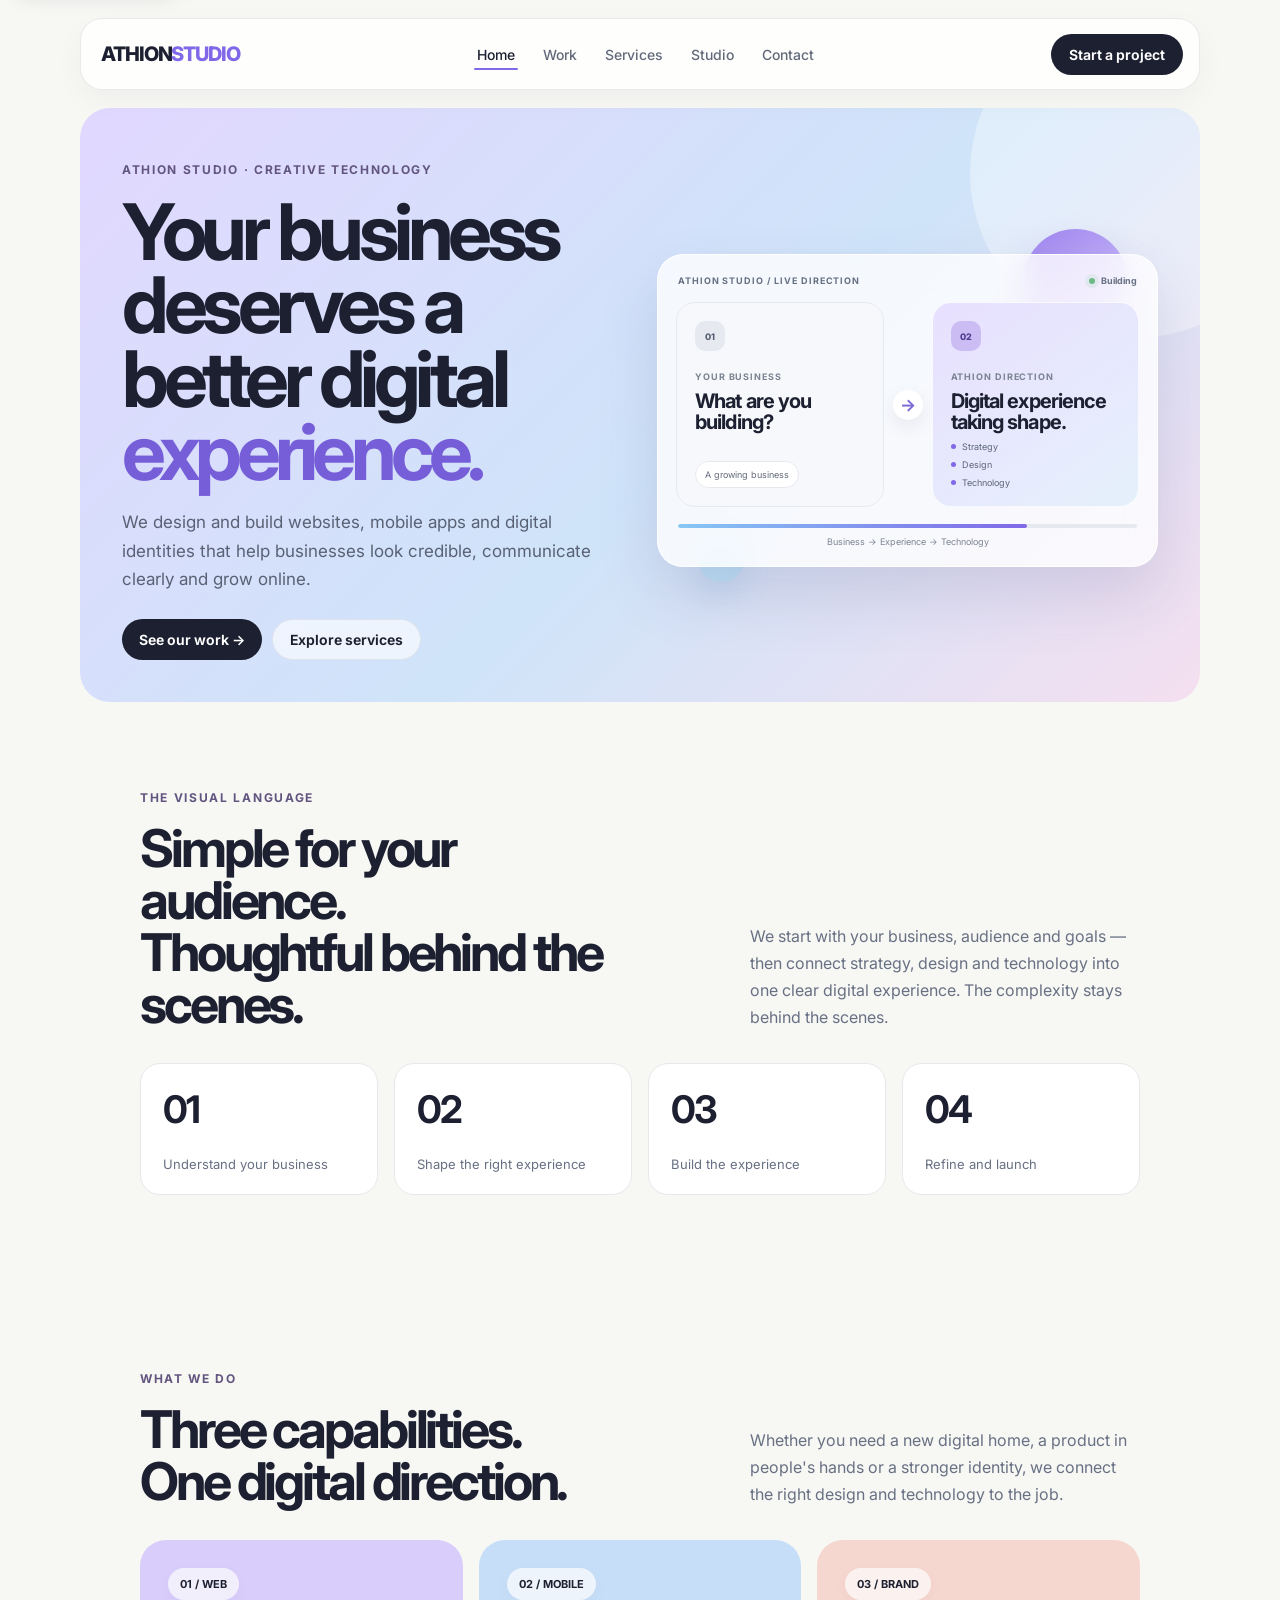
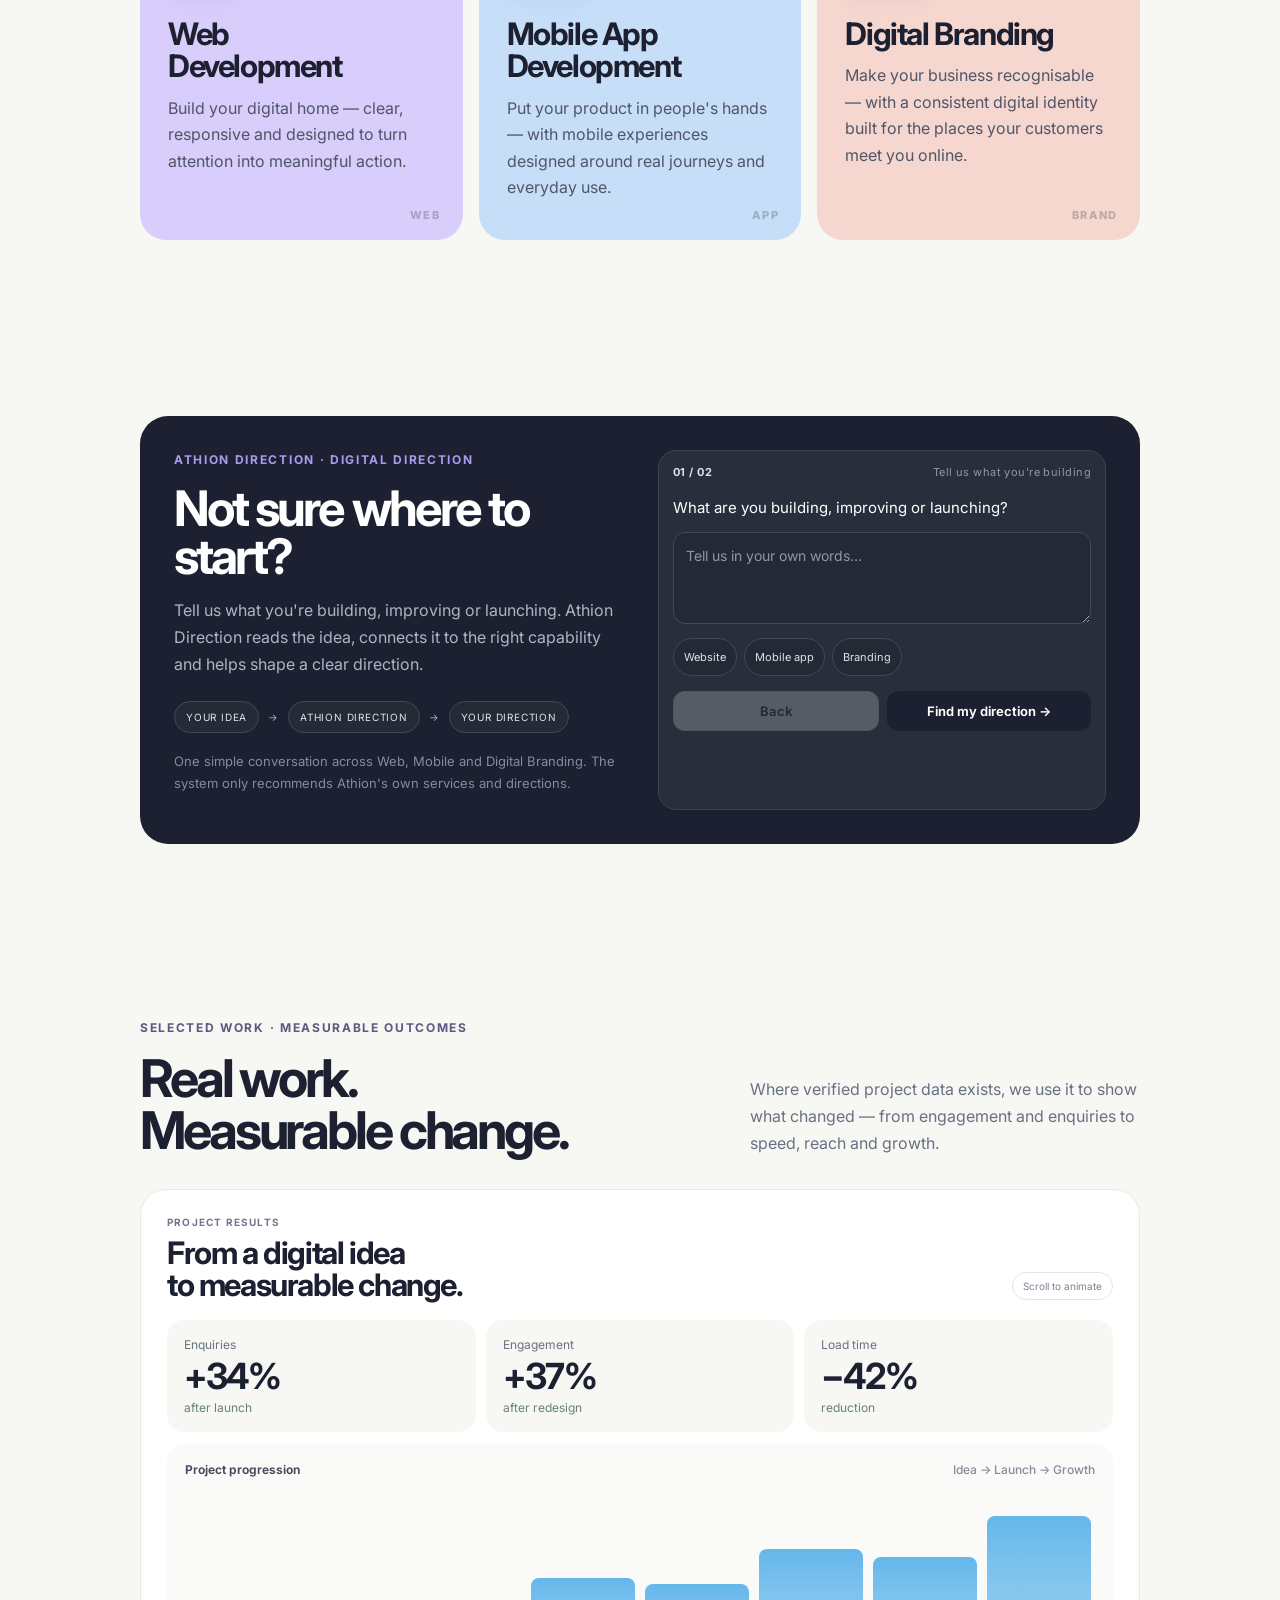
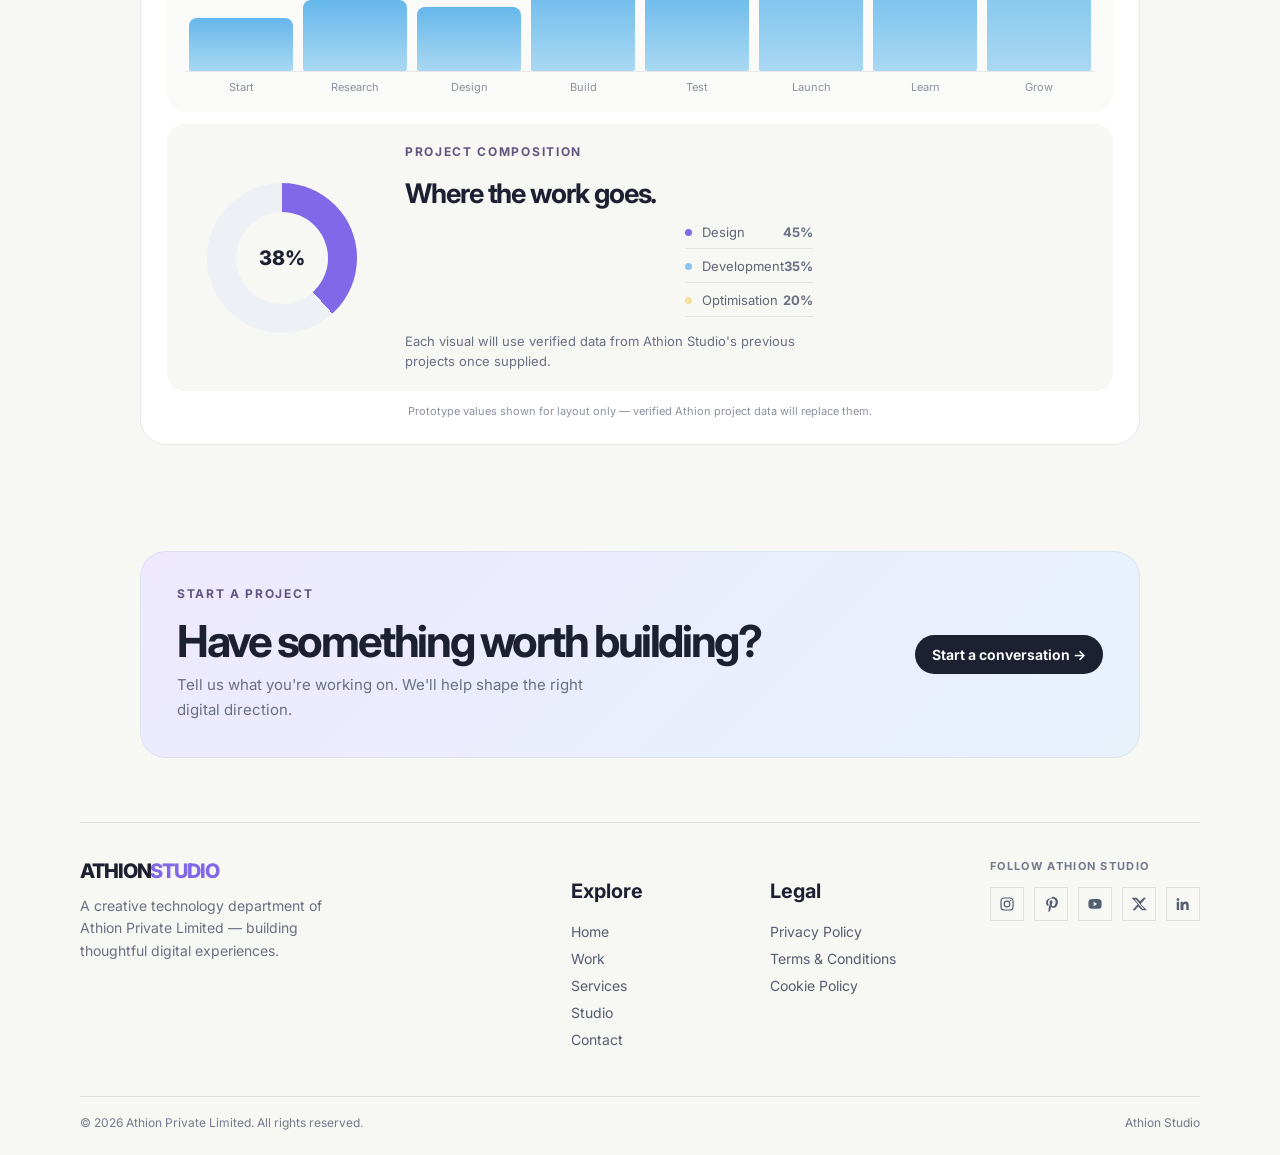
<file: index.html>
<!DOCTYPE html>

<html lang="en">
<head>
<meta charset="utf-8"/>
<meta content="width=device-width, initial-scale=1.0" name="viewport"/>
<title>Athion Studio | Web, Mobile &amp; Digital Branding</title>
<link href="https://fonts.googleapis.com" rel="preconnect"/>
<link crossorigin="" href="https://fonts.gstatic.com" rel="preconnect"/>
<link href="https://fonts.googleapis.com/css2?family=Inter:wght@400;500;600;700;800&amp;display=swap" rel="stylesheet"/>
<link href="css/style.css" rel="stylesheet"/>
<meta content="Athion Studio is the creative technology department of Athion Private Limited, building thoughtful web, mobile and digital branding experiences for businesses." name="description"/><meta content="index,follow,max-image-preview:large,max-snippet:-1,max-video-preview:-1" name="robots"/><meta content="Athion Private Limited" name="author"/><meta content="#f7f7f4" name="theme-color"/><link href="https://athionstudio.com/index.html" rel="canonical"/><meta content="website" property="og:type"/><meta content="Athion Studio" property="og:site_name"/><meta content="Athion Studio | Web, Mobile &amp; Digital Branding" property="og:title"/><meta content="Athion Studio is the creative technology department of Athion Private Limited, building thoughtful web, mobile and digital branding experiences for businesses." property="og:description"/><meta content="https://athionstudio.com/index.html" property="og:url"/><meta content="summary_large_image" name="twitter:card"/><meta content="Athion Studio | Web, Mobile &amp; Digital Branding" name="twitter:title"/><meta content="Athion Studio is the creative technology department of Athion Private Limited, building thoughtful web, mobile and digital branding experiences for businesses." name="twitter:description"/><link href="assets/favicon.ico" rel="icon" sizes="any"/>
<link href="assets/athion-studio-favicon-32.png" rel="icon" sizes="32x32" type="image/png"/>
<link href="assets/athion-studio-favicon-180.png" rel="apple-touch-icon" sizes="180x180"/><script type="application/ld+json">{"@context":"https://schema.org","@graph":[{"@type":"Organization","@id":"https://athionstudio.com/#organization","name":"Athion Private Limited","brand":{"@type":"Brand","name":"Athion Studio"},"url":"https://athionstudio.com/","email":"hello@athionstudio.com","logo":"https://athionstudio.com/assets/athion-studio-favicon-180.png"},{"@type":"WebSite","@id":"https://athionstudio.com/#website","url":"https://athionstudio.com/","name":"Athion Studio","publisher":{"@id":"https://athionstudio.com/#organization"},"inLanguage":"en-IN"}]}</script><meta content="en_IN" property="og:locale"/><meta content="https://athionstudio.com/assets/og-image.webp" property="og:image"/>
<meta content="image/webp" property="og:image:type"/><meta content="1200" property="og:image:width"/><meta content="630" property="og:image:height"/><meta content="Athion Studio — Creative technology for better digital experiences" property="og:image:alt"/><meta content="https://athionstudio.com/assets/og-image.webp" name="twitter:image"/><meta content="Athion Studio — Creative technology for better digital experiences" name="twitter:image:alt"/></head>
<body><a class="skip-link" href="#main-content">Skip to main content</a>
<div class="site">
<!-- HEADER -->
<header aria-label="Primary navigation" class="nav wrap">
<a class="logo" href="index.html">ATHION<span>STUDIO</span></a>
<nav aria-label="Primary navigation">
<a aria-current="page" class="active" href="index.html">Home</a>
<a href="work.html">Work</a>
<a href="services.html">Services</a>
<a href="studio.html">Studio</a>
<a href="contact.html">Contact</a>
</nav>
<button aria-controls="mobile-menu" aria-expanded="false" aria-label="Open navigation menu" class="mobile-menu-toggle" type="button"><span></span><span></span><span></span></button>
<div aria-hidden="true" class="mobile-menu" id="mobile-menu"><div class="mobile-menu-inner"><div class="mobile-menu-label">ATHION STUDIO · MENU</div><nav aria-label="Mobile navigation"><a aria-current="page" class="active" href="index.html">Home</a><a href="work.html">Work</a><a href="services.html">Services</a><a href="studio.html">Studio</a><a href="contact.html">Contact</a></nav><a class="dark-btn mobile-menu-cta" href="contact.html">Start a project →</a></div></div>
<a class="dark-btn nav-cta" href="contact.html">Start a project</a>
</header>
<main class="wrap" id="main-content">
<!-- HERO / CLIENT POV -->
<section class="hero">
<div class="hero-grid">
<div class="hero-copy">
<div class="eyebrow">Athion Studio · Creative technology</div>
<h1>Your business deserves a better digital <em>experience.</em></h1>
<p>We design and build websites, mobile apps and digital identities that help businesses look credible, communicate clearly and grow online.</p>
<div class="actions">
<a class="dark-btn" href="work.html">See our work →</a>
<a class="light-btn" href="services.html">Explore services</a>
</div>
</div>
<div class="hero-visual">
<div class="ai-orb orb-a"></div>
<div class="ai-orb orb-b"></div>
<div class="studio-flow">
<div class="flow-top">
<span class="flow-label">ATHION STUDIO / LIVE DIRECTION</span>
<span class="flow-dot"><i></i> Building</span>
</div>
<div class="flow-stage">
<div class="flow-card input-card">
<span class="flow-icon">01</span>
<small>YOUR BUSINESS</small>
<strong>What are you<br/>building?</strong>
<div class="flow-chip">A growing business</div>
</div>
<div class="flow-arrow">→</div>
<div class="flow-card output-card">
<span class="flow-icon purple">02</span>
<small>ATHION DIRECTION</small>
<strong>Digital experience<br/>taking shape.</strong>
<div class="direction-list">
<span><i></i> Strategy</span>
<span><i></i> Design</span>
<span><i></i> Technology</span>
</div>
</div>
</div>
<div class="flow-bottom">
<div class="progress-line"><i></i></div>
<span>Business → Experience → Technology</span>
</div>
</div>
</div>
</div>
</section>
<!-- HOW ATHION WORKS -->
<section class="section" id="studio">
<div class="section-head">
<div>
<div class="eyebrow">The visual language</div>
<h2>Simple for your audience.<br/>Thoughtful behind the scenes.</h2>
</div>
<p>We start with your business, audience and goals — then connect strategy, design and technology into one clear digital experience. The complexity stays behind the scenes.</p>
</div>
<div class="stats">
<article><strong>01</strong><span>Understand your business</span></article>
<article><strong>02</strong><span>Shape the right experience</span></article>
<article><strong>03</strong><span>Build the experience</span></article>
<article><strong>04</strong><span>Refine and launch</span></article>
</div>
</section>
<!-- SERVICES -->
<section class="section" id="services">
<div class="section-head">
<div>
<div class="eyebrow">What we do</div>
<h2>Three capabilities.<br/>One digital direction.</h2>
</div>
<p>Whether you need a new digital home, a product in people's hands or a stronger identity, we connect the right design and technology to the job.</p>
</div>
<div class="solutions service-grid">
<article class="solution lavender">
<span class="pill">01 / WEB</span>
<h3>Web Development</h3>
<p>Build your digital home — clear, responsive and designed to turn attention into meaningful action.</p>
<div class="service-mark">WEB</div>
</article>
<article class="solution blue">
<span class="pill">02 / MOBILE</span>
<h3>Mobile App Development</h3>
<p>Put your product in people's hands — with mobile experiences designed around real journeys and everyday use.</p>
<div class="service-mark">APP</div>
</article>
<article class="solution peach">
<span class="pill">03 / BRAND</span>
<h3>Digital Branding</h3>
<p>Make your business recognisable — with a consistent digital identity built for the places your customers meet you online.</p>
<div class="service-mark">BRAND</div>
</article>
</div>
</section>
<!-- DIRECTION INTERACTIVE -->
<section class="section" id="direction">
<div class="ai ai-selector">
<div class="ai-grid">
<div>
<div class="eyebrow purple">Athion Direction · Digital direction</div>
<h2>Not sure where to start?</h2>
<p>Tell us what you're building, improving or launching. Athion Direction reads the idea, connects it to the right capability and helps shape a clear direction.</p>
<div aria-label="Athion digital direction system" class="ai-system-map">
<span>YOUR IDEA</span><i>→</i><span>ATHION DIRECTION</span><i>→</i><span>YOUR DIRECTION</span>
</div>
<p class="ai-note">One simple conversation across Web, Mobile and Digital Branding. The system only recommends Athion's own services and directions.</p>
</div>
<div class="promptbox selector-box">
<div class="selector-progress"><span id="selector-step">01 / 02</span><span id="selector-status">Tell us what you're building</span></div>
<div class="selector-step is-active" data-step="1">
<label for="direction-input">What are you building, improving or launching?</label>
<textarea class="direction-input" id="direction-input" maxlength="500" placeholder="Tell us in your own words…" rows="3"></textarea>
<div class="suggestions">
<button data-prompt="I need a website for my business." type="button">Website</button>
<button data-prompt="I have an app idea for my business." type="button">Mobile app</button>
<button data-prompt="Our brand needs a new digital identity." type="button">Branding</button>
</div>
</div>
<div class="selector-step" data-step="2">
<label id="step2-label">One quick refinement — what matters most?</label>
<div class="choice-grid two" id="step2-choices"></div>
</div>
<div class="selector-actions">
<button class="light-btn" disabled="" id="selector-back" type="button">Back</button>
<button class="dark-btn" id="selector-next" type="button">Find my direction →</button>
</div>
<div aria-live="polite" class="response selector-result" id="selector-result"></div>
</div>
</div>
</div>
</section>
<!-- RESULTS / ANIMATED DATA -->
<section class="section" id="work">
<div class="section-head">
<div>
<div class="eyebrow">Selected work · measurable outcomes</div>
<h2>Real work.<br/>Measurable change.</h2>
</div>
<p>Where verified project data exists, we use it to show what changed — from engagement and enquiries to speed, reach and growth.</p>
</div>
<div class="results-panel">
<div class="result-intro">
<div>
<span class="result-kicker">Project results</span>
<h3>From a digital idea<br/>to measurable change.</h3>
</div>
<span class="result-status">Scroll to animate</span>
</div>
<div class="metrics">
<article class="metric">
<small>Enquiries</small>
<strong data-count="38" data-prefix="+">0%</strong>
<em>after launch</em>
</article>
<article class="metric">
<small>Engagement</small>
<strong data-count="42" data-prefix="+">0%</strong>
<em>after redesign</em>
</article>
<article class="metric">
<small>Load time</small>
<strong data-count="48" data-prefix="−">0%</strong>
<em>reduction</em>
</article>
</div>
<div class="growth-chart">
<div class="chart-title">
<span>Project progression</span>
<span>Idea → Launch → Growth</span>
</div>
<div aria-label="Illustrative project progression" class="animated-bars" role="img">
<i data-height="31%"></i><i data-height="42%"></i><i data-height="38%"></i>
<i data-height="55%"></i><i data-height="51%"></i><i data-height="72%"></i>
<i data-height="67%"></i><i data-height="91%"></i>
</div>
<div class="chart-labels">
<span>Start</span><span>Research</span><span>Design</span><span>Build</span>
<span>Test</span><span>Launch</span><span>Learn</span><span>Grow</span>
</div>
</div>
<div class="composition">
<div class="ring-wrap">
<div class="ring" id="result-ring"></div>
<div class="ring-center" id="ring-text">0%</div>
</div>
<div class="composition-copy">
<div class="eyebrow">Project composition</div>
<h3>Where the work goes.</h3>
<div class="legend">
<div><span><i class="dot design"></i>Design</span><b>45%</b></div>
<div><span><i class="dot build"></i>Development</span><b>35%</b></div>
<div><span><i class="dot optimise"></i>Optimisation</span><b>20%</b></div>
</div>
<p>Each visual will use verified data from Athion Studio's previous projects once supplied.</p>
</div>
</div>
<div class="data-note">Prototype values shown for layout only — verified Athion project data will replace them.</div>
</div>
</section>
</main>
<!-- FINAL CTA -->
<section class="final-cta">
<div>
<div class="eyebrow">Start a project</div>
<h2>Have something worth building?</h2>
<p>Tell us what you're working on. We'll help shape the right digital direction.</p>
</div>
<a class="dark-btn" href="contact.html">Start a conversation →</a>
</section>
<!-- FOOTER -->
<footer class="footer wrap" id="contact">
<div class="footer-main">
<div class="footer-brand">
<div class="logo">ATHION<span>STUDIO</span></div>
<p>A creative technology department of Athion Private Limited — building thoughtful digital experiences.</p>
</div>
<div class="footer-links">
<div>
<h3>Explore</h3>
<a href="#">Home</a>
<a href="work.html">Work</a>
<a href="services.html">Services</a>
<a href="studio.html">Studio</a>
<a href="contact.html">Contact</a>
</div>
<div>
<h3>Legal</h3>
<a href="legal/privacy.html">Privacy Policy</a>
<a href="#">Terms &amp; Conditions</a>
<a href="legal/cookies.html">Cookie Policy</a>
</div>
</div>
<div class="footer-social"><h2>Follow Athion Studio</h2><div aria-label="Athion Studio social media links" class="social-icons"><a aria-label="Instagram" class="social-icon" href="https://www.instagram.com/athionstudio/" rel="noopener noreferrer" target="_blank" title="Instagram"><svg aria-hidden="true" viewbox="0 0 24 24"><rect fill="none" height="18" rx="5" stroke="currentColor" stroke-width="1.8" width="18" x="3" y="3"></rect><circle cx="12" cy="12" fill="none" r="4.2" stroke="currentColor" stroke-width="1.8"></circle><circle cx="17.4" cy="6.7" fill="currentColor" r="1.1"></circle></svg></a><a aria-label="Pinterest" class="social-icon" href="https://www.pinterest.com/athionstudio/" rel="noopener noreferrer" target="_blank" title="Pinterest"><svg aria-hidden="true" viewbox="0 0 24 24"><path d="M12.1 3.2c-4.9 0-7.5 3.5-7.5 6.4 0 2.4.9 4.5 2.8 5.3.3.1.5 0 .6-.3l.4-1.5c.1-.3 0-.4-.2-.7-.5-.6-.8-1.4-.8-2.5 0-3.2 2.4-6.1 6.3-6.1 3.4 0 5.3 2.1 5.3 4.9 0 3.7-1.6 6.8-4 6.8-1.3 0-2.2-1.1-1.9-2.4.4-1.6 1.1-3.4 1.1-4.6 0-1.1-.6-2-1.8-2-1.4 0-2.5 1.4-2.5 3.2 0 1.2.4 2 .4 2s-1.5 6.3-1.8 7.4c-.5 2.2-.1 4.9-.1 5.2.1.2.3.2.4.1.2-.2 1.9-2.4 2.5-4.6.2-.6.9-3.7.9-3.7.5.9 1.8 1.7 3.2 1.7 4.2 0 7-3.8 7-8.9 0-3.9-3.3-7.7-8.3-7.7Z" fill="currentColor"></path></svg></a><a aria-label="YouTube" class="social-icon" href="https://www.youtube.com/@AthionStudio" rel="noopener noreferrer" target="_blank" title="YouTube"><svg aria-hidden="true" viewbox="0 0 24 24"><path d="M21.4 7.1a2.9 2.9 0 0 0-2-2C17.6 4.6 12 4.6 12 4.6s-5.6 0-7.4.5a2.9 2.9 0 0 0-2 2C2.1 8.9 2.1 12 2.1 12s0 3.1.5 4.9a2.9 2.9 0 0 0 2 2c1.8.5 7.4.5 7.4.5s5.6 0 7.4-.5a2.9 2.9 0 0 0 2-2c.5-1.8.5-4.9.5-4.9s0-3.1-.5-4.9Z" fill="currentColor"></path><path d="m10 15.5 5-3.5-5-3.5v7Z" fill="#fff"></path></svg></a><a aria-label="X" class="social-icon" href="https://x.com/AthionStudio" rel="noopener noreferrer" target="_blank" title="X"><svg aria-hidden="true" viewbox="0 0 24 24"><path d="M18.9 2.8h3.7l-8.1 9.3 9.5 9.1h-7.4l-5.8-5.6-4.9 5.6H2.2l7.8-8.9L.9 2.8h7.6l5.2 5.1 5.2-5.1Zm-1.3 16.8h2L7.5 5.1h-2l12.1 14.5Z" fill="currentColor"></path></svg></a><a aria-label="LinkedIn" class="social-icon" href="https://www.linkedin.com/in/athion-studio-913445441/" rel="noopener noreferrer" target="_blank" title="LinkedIn"><svg aria-hidden="true" viewbox="0 0 24 24"><path d="M4.4 3.2a2.1 2.1 0 1 1 0 4.2 2.1 2.1 0 0 1 0-4.2ZM2.6 8.8h3.6V21H2.6V8.8Zm5.8 0h3.4v1.7h.1c.5-1 1.8-2.1 3.8-2.1 4.1 0 4.9 2.7 4.9 6.2V21H17v-5.7c0-1.4 0-3.3-2-3.3s-2.3 1.5-2.3 3.2V21H8.4V8.8Z" fill="currentColor"></path></svg></a></div></div></div>
<div class="footer-bottom">
<span>© 2026 Athion Private Limited. All rights reserved.</span>
<span>Athion Studio</span>
</div>
</footer>
</div>
<script src="js/script.js"></script>
</body>
</html>
</file>
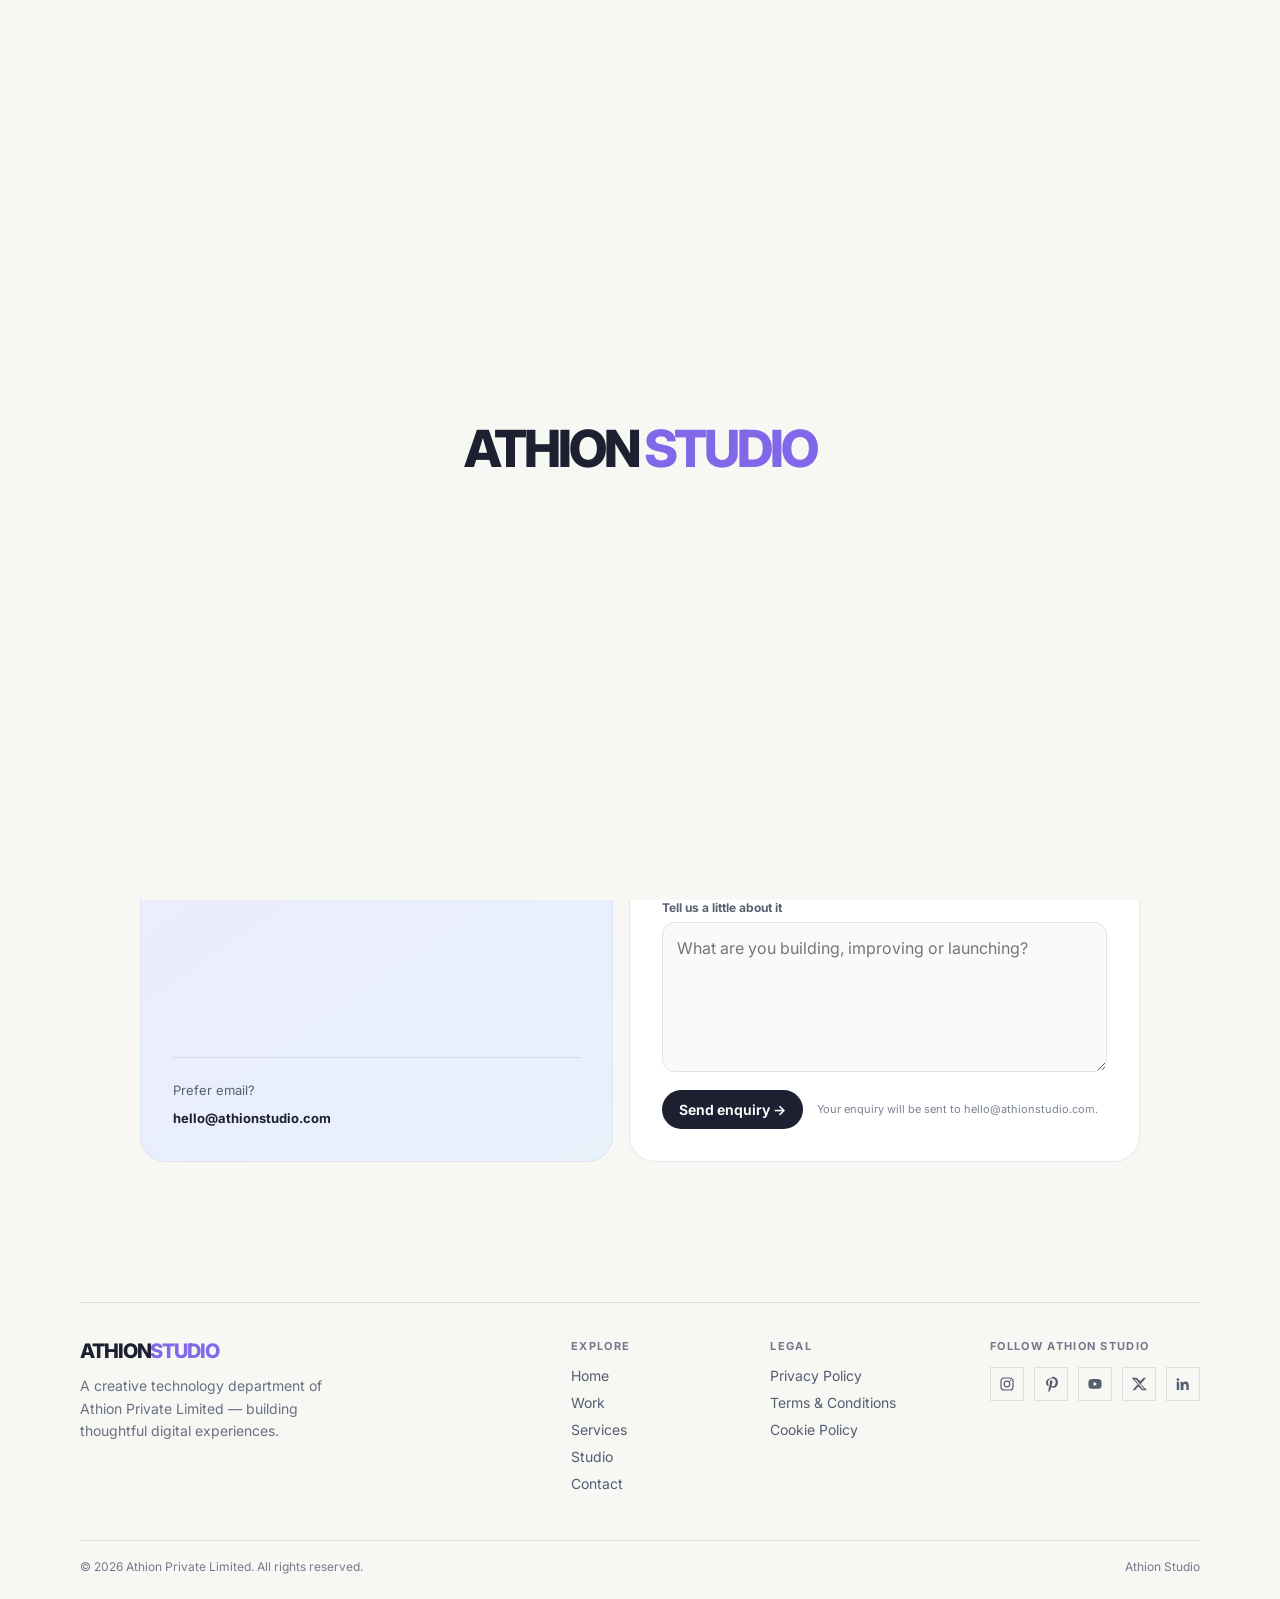
<file: contact.html>
<!DOCTYPE html>

<html lang="en">
<head>
<meta charset="utf-8"/><meta content="width=device-width,initial-scale=1" name="viewport"/>
<title>Contact Athion Studio | Start a Project</title>
<link href="https://fonts.googleapis.com" rel="preconnect"/><link crossorigin="" href="https://fonts.gstatic.com" rel="preconnect"/>
<link href="https://fonts.googleapis.com/css2?family=Inter:wght@400;500;600;700;800&amp;display=swap" rel="stylesheet"/>
<link href="css/style.css" rel="stylesheet"/>
<style>
.contact-layout{max-width:1000px;margin:0 auto;display:grid;grid-template-columns:1fr 1.08fr;gap:16px;align-items:stretch}
.contact-intro{background:linear-gradient(145deg,#eee9ff,#e7f2fb);border:1px solid rgba(28,32,48,.06);border-radius:26px;padding:32px;display:flex;flex-direction:column;justify-content:space-between;min-height:520px}
.contact-intro h2{font-size:42px;line-height:1;letter-spacing:-.06em;margin:8px 0 14px;max-width:430px}
.contact-intro p{font-size:17px;line-height:1.68;color:var(--muted);max-width:450px;margin:0}
.contact-note{margin-top:34px;padding-top:22px;border-top:1px solid rgba(28,32,48,.1);font-size:13px;color:#596171;line-height:1.6}
.contact-email{display:inline-block;margin-top:8px;color:var(--ink);font-weight:700;text-decoration:none}
.contact-form-card{background:#fff;border:1px solid #e6e7eb;border-radius:26px;padding:32px;min-height:520px}
.contact-form{display:grid;gap:16px}
.form-row{display:grid;grid-template-columns:1fr 1fr;gap:12px}
.form-field{display:grid;gap:7px}
.form-field label{font-size:12px;font-weight:700;color:#596171}
.form-field input,.form-field select,.form-field textarea{width:100%;box-sizing:border-box;border:1px solid #dfe2e8;background:#fafaf8;border-radius:13px;padding:13px 14px;font:inherit;font-size:16px;color:var(--ink);outline:none;transition:border-color .2s,box-shadow .2s,background .2s}
.form-field textarea{min-height:150px;resize:vertical;line-height:1.55}
.form-field input:focus,.form-field select:focus,.form-field textarea:focus{border-color:#9b8be9;background:#fff;box-shadow:0 0 0 3px rgba(128,104,232,.1)}
.form-field select{appearance:auto}
.form-actions{display:flex;align-items:center;gap:14px;flex-wrap:wrap;margin-top:2px}
.form-actions .dark-btn{cursor:pointer;font-family:inherit;font-size:14px}
.form-privacy{font-size:11px;line-height:1.5;color:#7b8290;margin:0}
@media(max-width:860px){.contact-layout{grid-template-columns:1fr}.contact-intro,.contact-form-card{min-height:0}.contact-intro h2{font-size:40px}}
@media(max-width:760px){.form-row{grid-template-columns:1fr}.contact-intro,.contact-form-card{padding:24px}.contact-intro h2{font-size:36px}.form-field input,.form-field select,.form-field textarea{font-size:16px}}
</style>
<meta content="Contact Athion Studio to discuss a web, mobile application or digital branding project and find the right digital direction for your business." name="description"/><meta content="index,follow,max-image-preview:large,max-snippet:-1,max-video-preview:-1" name="robots"/><meta content="Athion Private Limited" name="author"/><meta content="#f7f7f4" name="theme-color"/><link href="https://athionstudio.com/contact.html" rel="canonical"/><meta content="website" property="og:type"/><meta content="Athion Studio" property="og:site_name"/><meta content="Contact Athion Studio | Start a Project" property="og:title"/><meta content="Contact Athion Studio to discuss a web, mobile application or digital branding project and find the right digital direction for your business." property="og:description"/><meta content="https://athionstudio.com/contact.html" property="og:url"/><meta content="summary_large_image" name="twitter:card"/><meta content="Contact Athion Studio | Start a Project" name="twitter:title"/><meta content="Contact Athion Studio to discuss a web, mobile application or digital branding project and find the right digital direction for your business." name="twitter:description"/><link href="assets/favicon.ico" rel="icon" sizes="any"/>
<link href="assets/athion-studio-favicon-32.png" rel="icon" sizes="32x32" type="image/png"/>
<link href="assets/athion-studio-favicon-180.png" rel="apple-touch-icon" sizes="180x180"/><script type="application/ld+json">{"@context":"https://schema.org","@type":"WebPage","name":"Contact Athion Studio","description":"Tell Athion Studio about your business, project or digital challenge and start a conversation about the right digital direction.","url":"https://athionstudio.com/contact.html","isPartOf":{"@type":"WebSite","name":"Athion Studio","url":"https://athionstudio.com/"},"inLanguage":"en-IN"}</script><meta content="en_IN" property="og:locale"/><meta content="https://athionstudio.com/assets/og-image.webp" property="og:image"/>
<meta content="image/webp" property="og:image:type"/><meta content="1200" property="og:image:width"/><meta content="630" property="og:image:height"/><meta content="Athion Studio — Creative technology for better digital experiences" property="og:image:alt"/><meta content="https://athionstudio.com/assets/og-image.webp" name="twitter:image"/><meta content="Athion Studio — Creative technology for better digital experiences" name="twitter:image:alt"/></head>
<body><a class="skip-link" href="#main-content">Skip to main content</a>
<div class="site">
<header aria-label="Primary navigation" class="nav wrap">
<a class="logo" href="index.html">ATHION<span>STUDIO</span></a>
<nav aria-label="Primary navigation"><a href="index.html">Home</a><a href="work.html">Work</a><a href="services.html">Services</a><a href="studio.html">Studio</a><a aria-current="page" class="active" href="contact.html">Contact</a></nav>
<button aria-controls="mobile-menu" aria-expanded="false" aria-label="Open navigation menu" class="mobile-menu-toggle" type="button"><span></span><span></span><span></span></button>
<div aria-hidden="true" class="mobile-menu" id="mobile-menu"><div class="mobile-menu-inner"><div class="mobile-menu-label">ATHION STUDIO · MENU</div><nav aria-label="Mobile navigation"><a href="index.html">Home</a><a href="work.html">Work</a><a href="services.html">Services</a><a href="studio.html">Studio</a><a aria-current="page" class="active" href="contact.html">Contact</a></nav><a class="dark-btn mobile-menu-cta" href="contact.html">Start a project →</a></div></div>
<a class="dark-btn nav-cta" href="contact.html">Start a project</a>
</header>
<main id="main-content">
<section class="page-hero wrap">
<div class="page-hero-grid">
<div><div class="eyebrow">Start a project · contact</div><h1>Tell us what you are building.</h1><p>Share a little about the business, the challenge and what you want to create. We’ll use that starting point to understand the right digital direction.</p></div>
<div class="page-hero-visual"><div class="visual-panel"><small>ATHION STUDIO · PROJECT ENQUIRY</small><h2>Start with the need.<div class="visual-flow"><div class="visual-chip">Business</div><div class="visual-chip">Need</div><div class="visual-chip">Direction</div><div class="visual-arrow">→</div><div class="visual-chip">Experience</div></div></h2></div></div>
</div></section>
<section class="inner-section">
<div class="contact-layout">
<div class="contact-intro">
<div><div class="eyebrow">A clear starting point</div><h2>Good projects start with a good conversation.</h2><p>You do not need to have everything figured out. Tell us what you are trying to improve, launch or build, and we’ll take it from there.</p></div>
<div class="contact-note">Prefer email?<br/><a class="contact-email" href="mailto:hello@athionstudio.com">hello@athionstudio.com</a></div>
</div>
<div class="contact-form-card">
<div class="eyebrow">Project enquiry</div>
<form action="https://usebasin.com/f/6ccb13dd489a" class="contact-form" method="POST">
<div class="form-row">
<div class="form-field"><label for="name">Name</label><input autocomplete="name" id="name" name="name" required="" type="text"/></div>
<div class="form-field"><label for="email">Email</label><input autocomplete="email" id="email" name="email" required="" type="email"/></div>
</div>
<div class="form-field"><label for="company">Company / business</label><input autocomplete="organization" id="company" name="company" type="text"/></div>
<div class="form-field"><label for="need">What are you looking to build?</label><select id="need" name="project_type" required=""><option disabled="" selected="" value="">Select one</option><option>Website</option><option>Mobile application</option><option>Digital branding</option><option>Not sure yet</option></select></div>
<div class="form-field"><label for="message">Tell us a little about it</label><textarea id="message" name="message" placeholder="What are you building, improving or launching?" required=""></textarea></div>
<div class="form-actions"><button class="dark-btn" type="submit">Send enquiry →</button><p class="form-privacy">Your enquiry will be sent to hello@athionstudio.com.</p></div>
</form>
</div>
</div>
</section>
</main>
<footer class="footer wrap"><div class="footer-main"><div class="footer-brand"><div class="logo">ATHION<span>STUDIO</span></div><p>A creative technology department of Athion Private Limited — building thoughtful digital experiences.</p></div><div class="footer-links"><div><h2>Explore</h2><a href="index.html">Home</a><a href="work.html">Work</a><a href="services.html">Services</a><a href="studio.html">Studio</a><a href="contact.html">Contact</a></div><div><h2>Legal</h2><a href="legal/privacy.html">Privacy Policy</a><a href="legal/terms.html">Terms &amp; Conditions</a><a href="legal/cookies.html">Cookie Policy</a></div></div><div class="footer-social"><h2>Follow Athion Studio</h2><div aria-label="Athion Studio social media links" class="social-icons"><a aria-label="Instagram" class="social-icon" href="https://www.instagram.com/athionstudio/" rel="noopener noreferrer" target="_blank" title="Instagram"><svg aria-hidden="true" viewbox="0 0 24 24"><rect fill="none" height="18" rx="5" stroke="currentColor" stroke-width="1.8" width="18" x="3" y="3"></rect><circle cx="12" cy="12" fill="none" r="4.2" stroke="currentColor" stroke-width="1.8"></circle><circle cx="17.4" cy="6.7" fill="currentColor" r="1.1"></circle></svg></a><a aria-label="Pinterest" class="social-icon" href="https://www.pinterest.com/athionstudio/" rel="noopener noreferrer" target="_blank" title="Pinterest"><svg aria-hidden="true" viewbox="0 0 24 24"><path d="M12.1 3.2c-4.9 0-7.5 3.5-7.5 6.4 0 2.4.9 4.5 2.8 5.3.3.1.5 0 .6-.3l.4-1.5c.1-.3 0-.4-.2-.7-.5-.6-.8-1.4-.8-2.5 0-3.2 2.4-6.1 6.3-6.1 3.4 0 5.3 2.1 5.3 4.9 0 3.7-1.6 6.8-4 6.8-1.3 0-2.2-1.1-1.9-2.4.4-1.6 1.1-3.4 1.1-4.6 0-1.1-.6-2-1.8-2-1.4 0-2.5 1.4-2.5 3.2 0 1.2.4 2 .4 2s-1.5 6.3-1.8 7.4c-.5 2.2-.1 4.9-.1 5.2.1.2.3.2.4.1.2-.2 1.9-2.4 2.5-4.6.2-.6.9-3.7.9-3.7.5.9 1.8 1.7 3.2 1.7 4.2 0 7-3.8 7-8.9 0-3.9-3.3-7.7-8.3-7.7Z" fill="currentColor"></path></svg></a><a aria-label="YouTube" class="social-icon" href="https://www.youtube.com/@AthionStudio" rel="noopener noreferrer" target="_blank" title="YouTube"><svg aria-hidden="true" viewbox="0 0 24 24"><path d="M21.4 7.1a2.9 2.9 0 0 0-2-2C17.6 4.6 12 4.6 12 4.6s-5.6 0-7.4.5a2.9 2.9 0 0 0-2 2C2.1 8.9 2.1 12 2.1 12s0 3.1.5 4.9a2.9 2.9 0 0 0 2 2c1.8.5 7.4.5 7.4.5s5.6 0 7.4-.5a2.9 2.9 0 0 0 2-2c.5-1.8.5-4.9.5-4.9s0-3.1-.5-4.9Z" fill="currentColor"></path><path d="m10 15.5 5-3.5-5-3.5v7Z" fill="#fff"></path></svg></a><a aria-label="X" class="social-icon" href="https://x.com/AthionStudio" rel="noopener noreferrer" target="_blank" title="X"><svg aria-hidden="true" viewbox="0 0 24 24"><path d="M18.9 2.8h3.7l-8.1 9.3 9.5 9.1h-7.4l-5.8-5.6-4.9 5.6H2.2l7.8-8.9L.9 2.8h7.6l5.2 5.1 5.2-5.1Zm-1.3 16.8h2L7.5 5.1h-2l12.1 14.5Z" fill="currentColor"></path></svg></a><a aria-label="LinkedIn" class="social-icon" href="https://www.linkedin.com/in/athion-studio-913445441/" rel="noopener noreferrer" target="_blank" title="LinkedIn"><svg aria-hidden="true" viewbox="0 0 24 24"><path d="M4.4 3.2a2.1 2.1 0 1 1 0 4.2 2.1 2.1 0 0 1 0-4.2ZM2.6 8.8h3.6V21H2.6V8.8Zm5.8 0h3.4v1.7h.1c.5-1 1.8-2.1 3.8-2.1 4.1 0 4.9 2.7 4.9 6.2V21H17v-5.7c0-1.4 0-3.3-2-3.3s-2.3 1.5-2.3 3.2V21H8.4V8.8Z" fill="currentColor"></path></svg></a></div></div></div><div class="footer-bottom"><span>© 2026 Athion Private Limited. All rights reserved.</span><span>Athion Studio</span></div></footer>
</div><script src="js/script.js"></script>
</body></html>
</file>
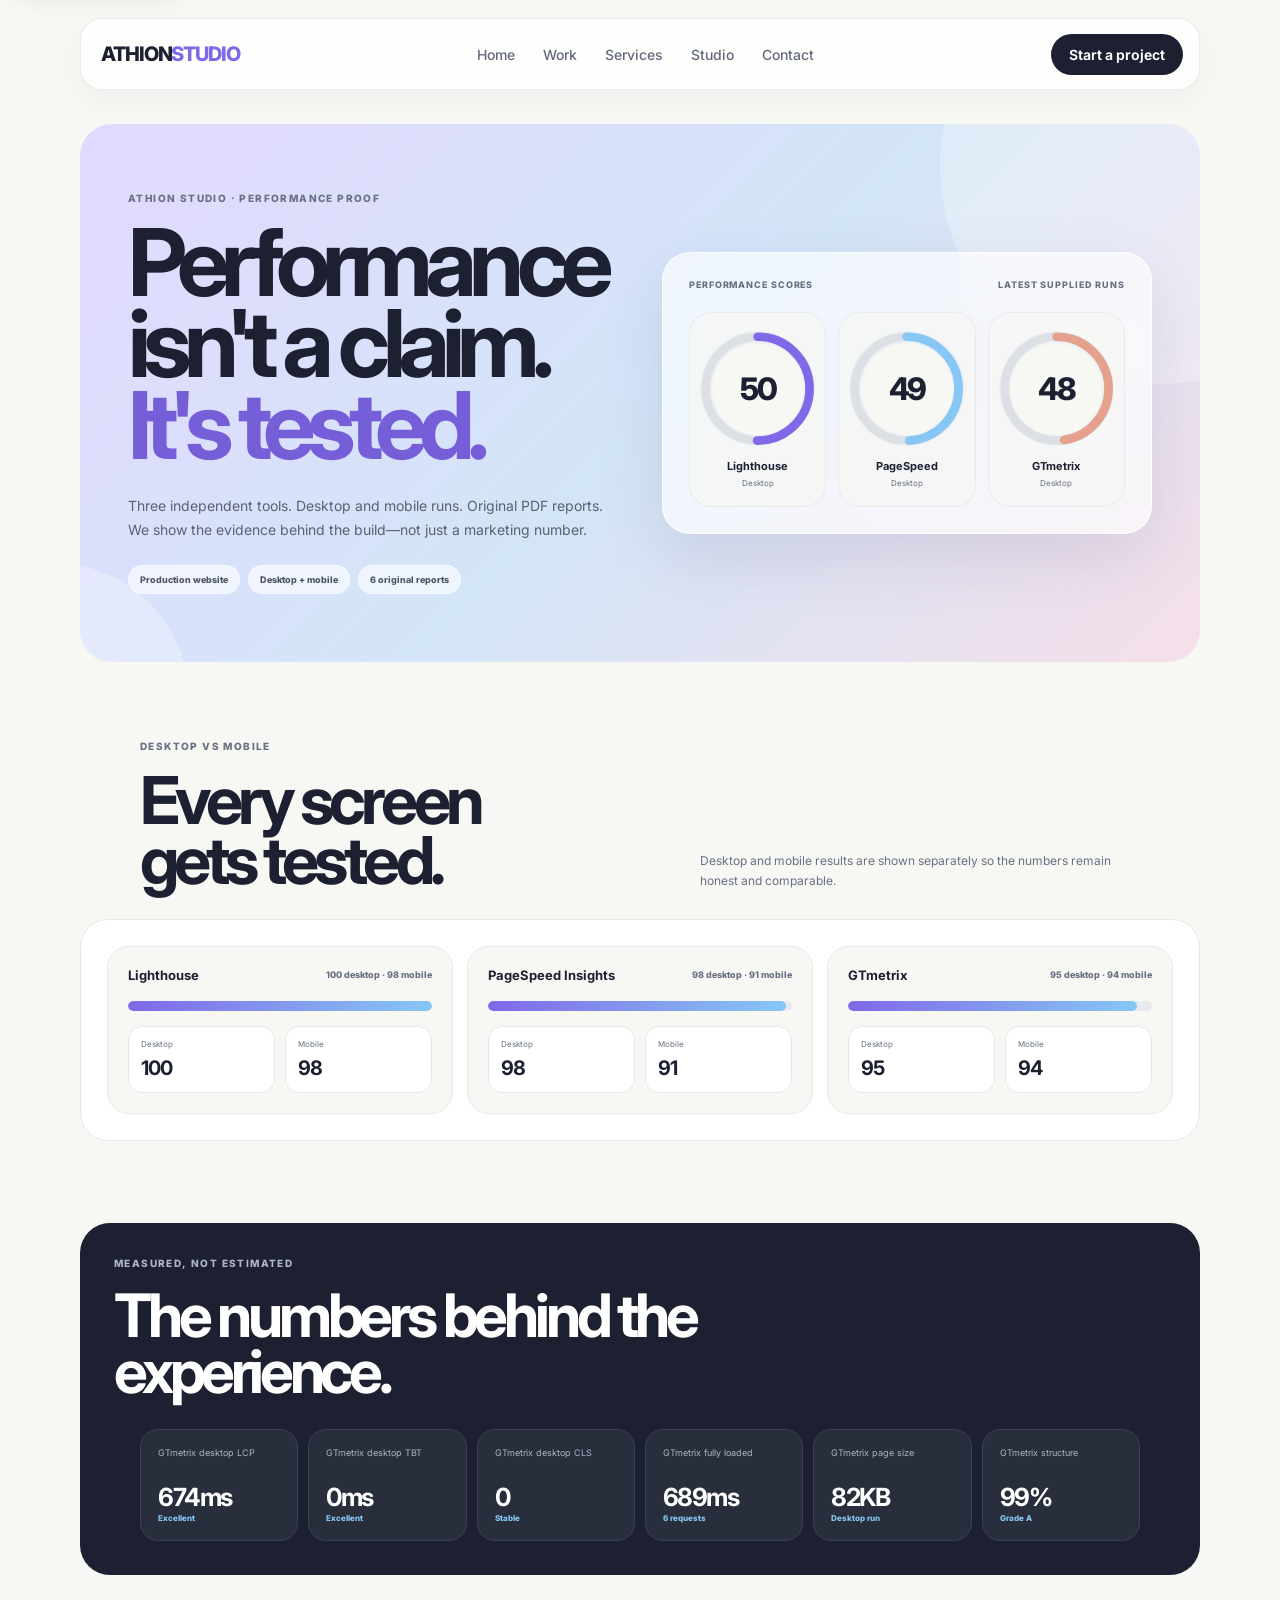
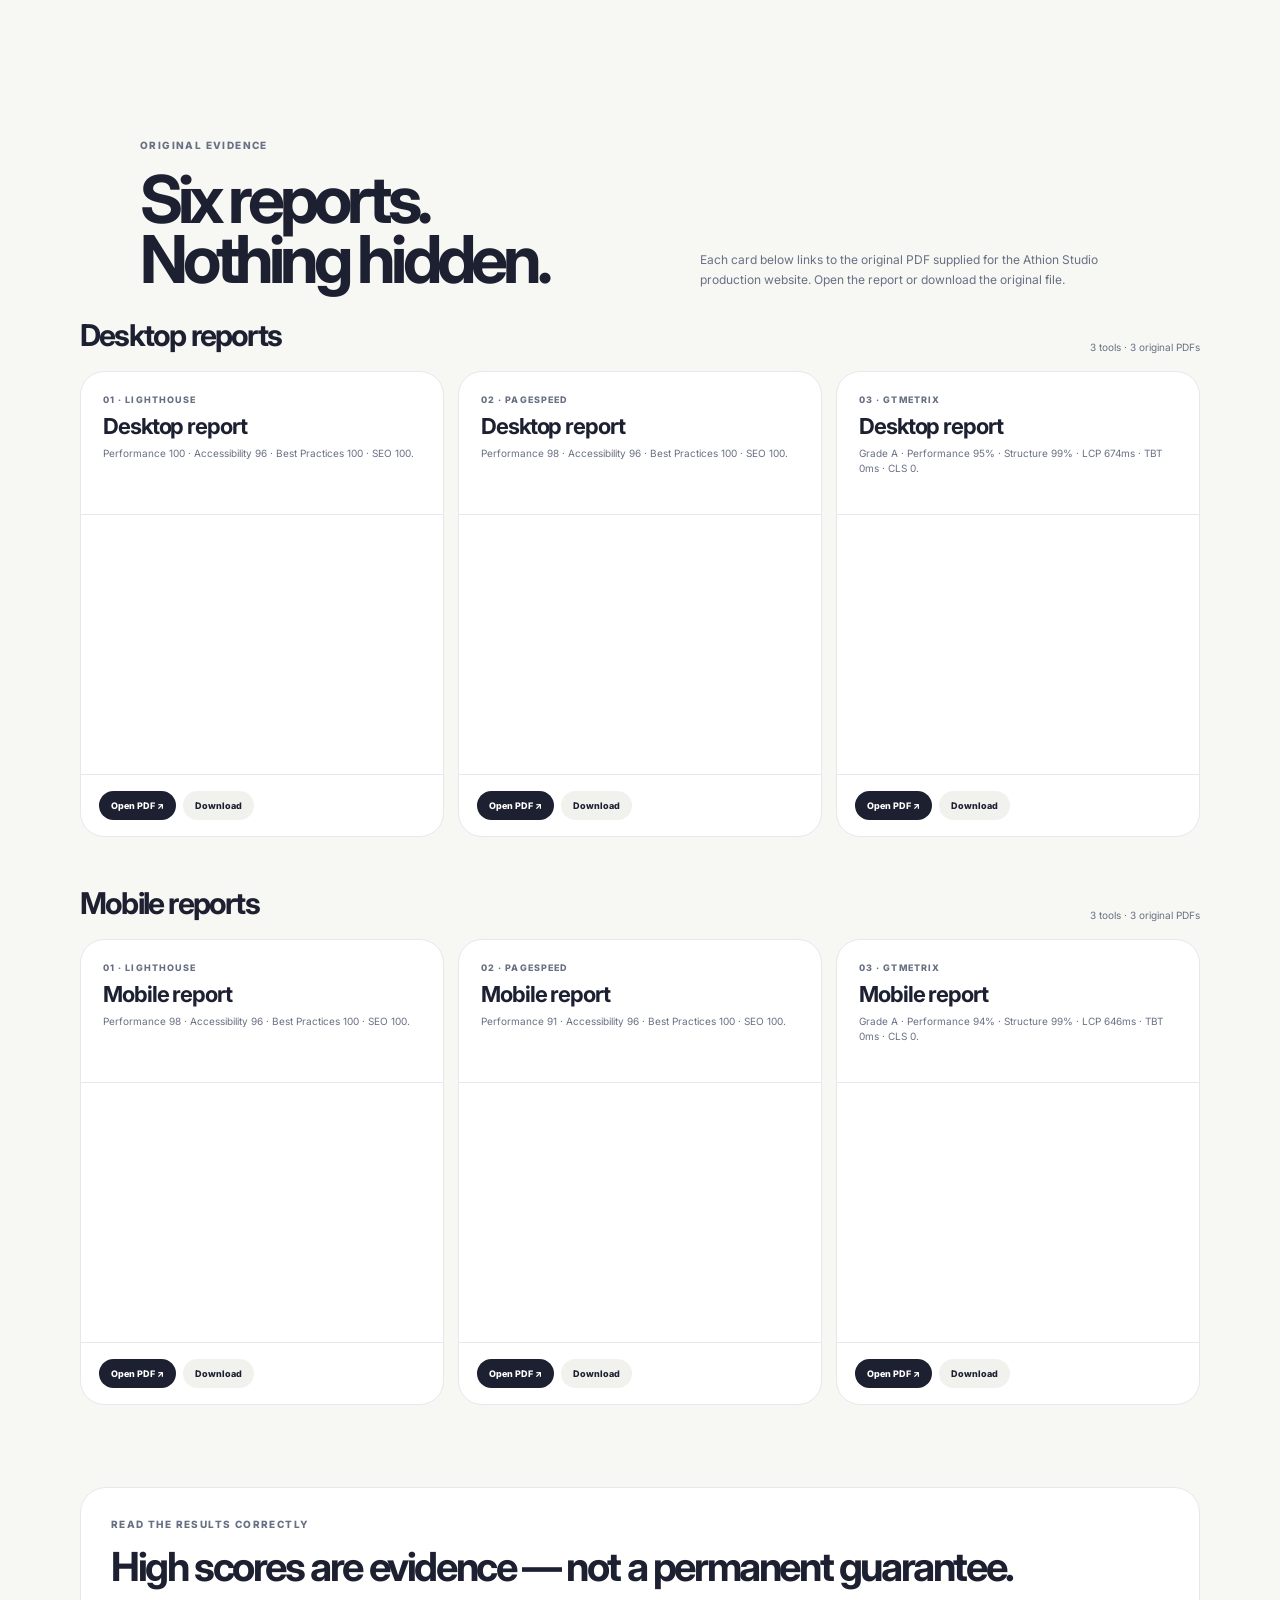
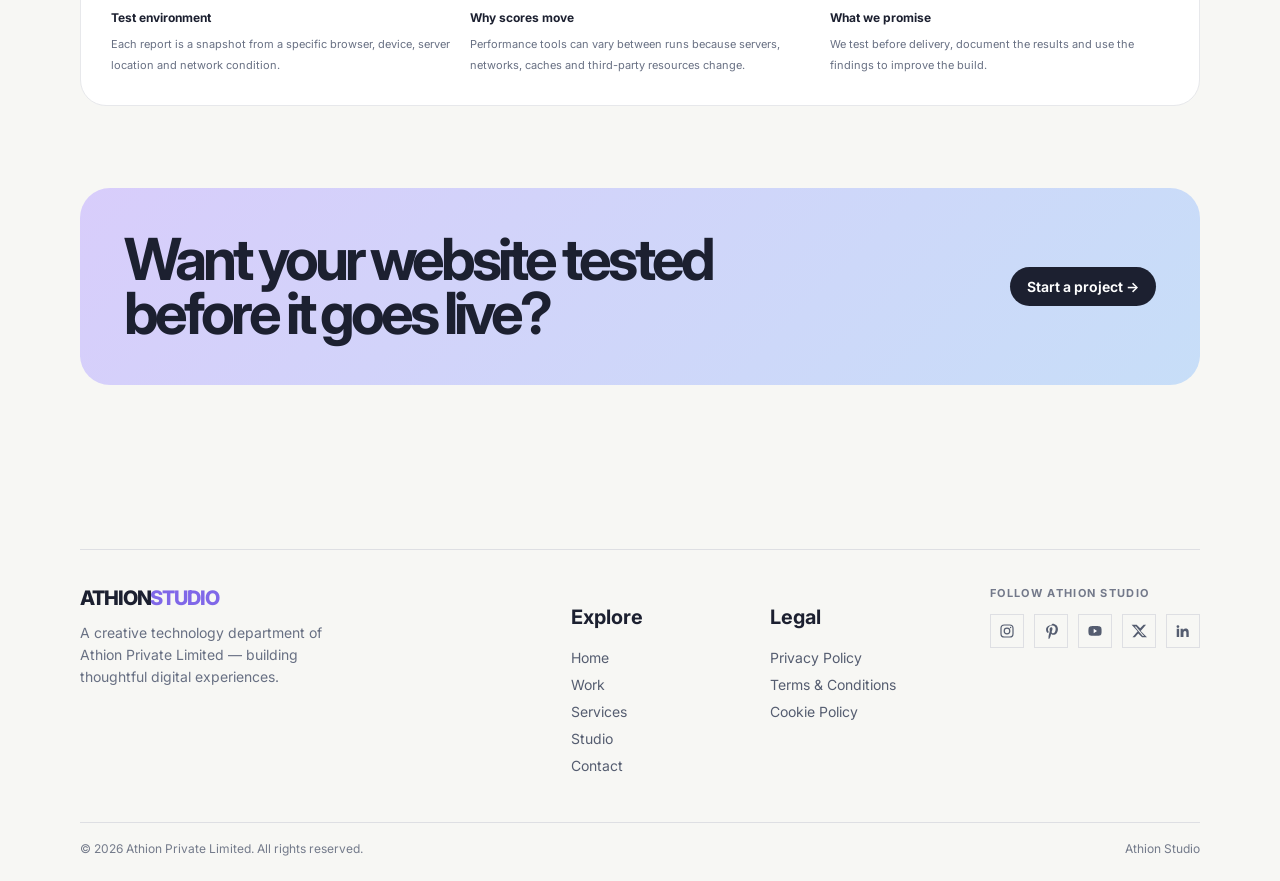
<file: performance.html>
<!doctype html>
<html lang="en">
<head>
<meta charset="utf-8">
<meta name="viewport" content="width=device-width, initial-scale=1">
<title>Performance Proof · Athion Studio</title>
<meta name="description" content="Independent performance testing and original report evidence for Athion Studio.">
<link rel="preconnect" href="https://fonts.googleapis.com">
<link rel="preconnect" href="https://fonts.gstatic.com" crossorigin>
<link href="https://fonts.googleapis.com/css2?family=Inter:wght@400;500;600;700;800&display=swap" rel="stylesheet">
<link rel="stylesheet" href="css/style.css">
<link href="assets/favicon.ico" rel="icon" sizes="any">
<link href="assets/athion-studio-favicon-32.png" rel="icon" sizes="32x32" type="image/png">
<link href="assets/athion-studio-favicon-180.png" rel="apple-touch-icon" sizes="180x180">
<style>
:root{--ink:#1c2030;--muted:#687083;--line:#e7e8eb;--paper:#f7f7f4;--purple:#8068e8;--lav:#d8cdfb;--blue:#c7def8;--sky:#86c7f5;--peach:#f5d7d0;--green:#35b978}
*{box-sizing:border-box}.perf-wrap{max-width:1160px;margin:0 auto;padding:0 20px}.perf-hero{padding:34px 0 78px}.perf-hero-card{position:relative;overflow:hidden;border-radius:32px;padding:68px 48px;background:linear-gradient(135deg,#e3d9ff,#d3e5f8 52%,#f5dfe9);display:grid;grid-template-columns:1fr 1fr;gap:44px;align-items:center}.perf-hero-card:before,.perf-hero-card:after{content:"";position:absolute;border-radius:50%;background:rgba(255,255,255,.28);pointer-events:none}.perf-hero-card:before{width:440px;height:440px;right:-180px;top:-180px}.perf-hero-card:after{width:280px;height:280px;left:-170px;bottom:-180px}.perf-copy,.hero-chart{position:relative;z-index:1;min-width:0;max-width:100%}.eyebrow{font-size:10px;font-weight:800;letter-spacing:.14em;text-transform:uppercase;color:var(--muted);margin-bottom:18px}.perf-copy h1{font-size:clamp(58px,7.3vw,96px);line-height:.87;letter-spacing:-.085em;margin:0 0 28px;max-width:650px}.perf-copy h1 em{font-style:normal;color:#765ed8}.perf-copy p{font-size:14px;line-height:1.7;color:#596174;max-width:550px;margin:0}.proof-note{display:flex;gap:8px;flex-wrap:wrap;margin-top:24px}.proof-pill{font-size:9px;font-weight:800;padding:8px 11px;border-radius:999px;background:rgba(255,255,255,.62);border:1px solid rgba(255,255,255,.58);color:#4f5668}.hero-chart{overflow:hidden;background:rgba(255,255,255,.65);border:1px solid rgba(255,255,255,.85);border-radius:28px;padding:26px;box-shadow:0 24px 65px rgba(62,58,110,.12);backdrop-filter:blur(12px)}.chart-label{display:flex;justify-content:space-between;gap:20px;font-size:9px;font-weight:800;letter-spacing:.1em;text-transform:uppercase;color:var(--muted);margin-bottom:22px}.ring-grid{display:grid;grid-template-columns:repeat(3,1fr);gap:12px}.ring-card{background:rgba(247,247,244,.7);border:1px solid rgba(28,32,48,.06);border-radius:22px;padding:18px 10px;text-align:center}.ring{width:min(132px,100%);height:auto;aspect-ratio:1;margin:0 auto 13px;position:relative;display:grid;place-items:center}.perf-page .ring svg{width:100%;height:100%;transform:rotate(-90deg);overflow:hidden}.perf-page .ring circle{fill:none;stroke-width:9}.perf-page .ring .track{stroke:rgba(28,32,48,.08)}.perf-page .ring .progress{stroke:var(--ring);stroke-linecap:round;opacity:1;stroke-dasharray:100;stroke-dashoffset:100}.perf-page .ring .value{position:absolute;font-size:31px;letter-spacing:-.07em;font-weight:700}.ring-card strong{display:block;font-size:11px}.ring-card span{display:block;font-size:8px;color:var(--muted);margin-top:5px}.perf-section{padding:82px 0}.section-head{display:flex;justify-content:space-between;align-items:end;gap:35px;margin-bottom:28px}.section-head h2{font-size:clamp(42px,5.2vw,66px);line-height:.91;letter-spacing:-.075em;margin:0}.section-head p{max-width:440px;color:var(--muted);font-size:12px;line-height:1.65;margin:0}.comparison{background:#fff;border:1px solid var(--line);border-radius:28px;padding:26px}.comparison-grid{display:grid;grid-template-columns:repeat(3,1fr);gap:14px}.compare-card{border:1px solid var(--line);border-radius:22px;padding:20px;background:var(--paper)}.compare-top{display:flex;justify-content:space-between;align-items:center;gap:10px}.compare-top strong{font-size:13px}.compare-top span{font-size:9px;color:var(--muted);font-weight:800}.mini-chart{height:10px;border-radius:99px;background:#e9eaed;overflow:hidden;margin:18px 0 15px}.mini-chart i{display:block;height:100%;width:var(--bar-width);border-radius:inherit;background:linear-gradient(90deg,var(--purple),var(--sky));transform-origin:left center}.compare-stats{display:grid;grid-template-columns:1fr 1fr;gap:10px}.compare-stats div{background:#fff;border:1px solid var(--line);border-radius:14px;padding:12px}.compare-stats small{display:block;color:var(--muted);font-size:8px}.compare-stats b{display:block;font-size:20px;letter-spacing:-.06em;margin-top:7px}.metric-panel{background:var(--ink);color:#fff;border-radius:30px;padding:34px}.metric-panel .eyebrow{color:#aeb5c4}.metric-panel h2{font-size:clamp(40px,5vw,60px);line-height:.94;letter-spacing:-.07em;margin:0;max-width:680px}.metric-grid{display:grid;grid-template-columns:repeat(6,1fr);gap:10px;margin-top:30px}.metric{background:#292e3c;border:1px solid #3a4050;border-radius:18px;padding:17px;min-height:112px}.metric small{display:block;color:#aeb5c4;font-size:9px;line-height:1.35}.metric strong{display:block;font-size:25px;letter-spacing:-.06em;margin-top:22px}.metric em{font-style:normal;color:var(--sky);font-size:8px;font-weight:800}.reports-section{padding:82px 0}.report-group{margin-bottom:48px}.report-group:last-child{margin-bottom:0}.group-title{display:flex;align-items:end;justify-content:space-between;gap:20px;margin-bottom:18px}.group-title h3{font-size:30px;letter-spacing:-.06em;margin:0}.group-title p{font-size:10px;color:var(--muted);margin:0}.pdf-row{display:grid;grid-template-columns:repeat(3,1fr);gap:14px}.pdf-card{background:#fff;border:1px solid var(--line);border-radius:24px;overflow:hidden}.pdf-card-top{padding:22px}.pdf-kicker{font-size:9px;font-weight:800;letter-spacing:.12em;text-transform:uppercase;color:var(--muted)}.pdf-card h4{font-size:22px;letter-spacing:-.05em;margin:8px 0 7px}.pdf-card p{font-size:10px;line-height:1.5;color:var(--muted);min-height:46px;margin:0}.pdf-preview{height:260px;background:#efefec;border-top:1px solid var(--line);position:relative;overflow:hidden}.pdf-preview iframe{width:100%;height:100%;border:0;background:#fff}.pdf-fallback{display:flex;align-items:center;justify-content:center;height:100%;font-size:10px;color:var(--muted)}.pdf-actions{display:flex;gap:7px;flex-wrap:wrap;padding:16px 18px;border-top:1px solid var(--line)}.pdf-actions a{display:inline-flex;align-items:center;justify-content:center;padding:9px 12px;border-radius:999px;background:var(--ink);color:#fff;text-decoration:none;font-size:9px;font-weight:800}.pdf-actions a.alt{background:#f1f1ee;color:var(--ink)}.method{background:#fff;border:1px solid var(--line);border-radius:26px;padding:30px}.method h2{font-size:40px;line-height:.95;letter-spacing:-.06em;margin:0}.method-grid{display:grid;grid-template-columns:repeat(3,1fr);gap:20px;margin-top:24px}.method-item strong{display:block;font-size:12px;margin-bottom:7px}.method-item span{font-size:11px;line-height:1.55;color:var(--muted)}.perf-cta{background:linear-gradient(135deg,var(--lav),var(--blue));border-radius:30px;padding:44px;display:flex;align-items:center;justify-content:space-between;gap:30px}.perf-cta h2{font-size:clamp(38px,5vw,58px);line-height:.94;letter-spacing:-.07em;margin:0;max-width:680px}
@media(max-width:950px){.perf-hero-card{grid-template-columns:minmax(0,1fr);padding:54px 30px}.comparison-grid,.pdf-row{grid-template-columns:1fr}.hero-chart{width:100%}.metric-grid{grid-template-columns:repeat(3,1fr)}.method-grid{grid-template-columns:1fr}.section-head{display:block}.section-head p{margin-top:16px}.group-title{display:block}.group-title p{margin-top:7px}}
@media(max-width:600px){.perf-wrap{padding:0 14px}.perf-hero{padding-top:18px}.perf-hero-card{border-radius:24px;padding:42px 20px}.perf-copy h1{font-size:54px}.ring-grid{grid-template-columns:1fr}.ring-card{display:grid;grid-template-columns:108px 1fr;align-items:center;text-align:left;gap:12px}.ring{width:100px;height:100px;margin:0}.ring .value{font-size:25px}.metric-grid{grid-template-columns:1fr 1fr}.perf-section,.reports-section{padding:62px 0}.metric-panel,.method,.perf-cta,.comparison{padding:24px;border-radius:24px}.perf-cta{display:block}.perf-cta h2{margin-bottom:22px}.pdf-preview{height:360px}.pdf-card h4{font-size:20px}.group-title h3{font-size:27px}}


/* Robust score label overlay: intentionally independent of site/global .value styles */
.perf-page .ring{isolation:isolate;position:relative!important;overflow:visible!important;}
.perf-page .ring svg{position:absolute!important;inset:0!important;width:100%!important;height:100%!important;display:block!important;z-index:1!important;overflow:visible!important;}
.perf-page .ring-number{position:absolute!important;inset:0!important;z-index:5!important;display:flex!important;align-items:center!important;justify-content:center!important;visibility:visible!important;opacity:1!important;color:#1c2030!important;font-family:Inter,Arial,sans-serif!important;font-size:31px!important;font-weight:800!important;line-height:1!important;letter-spacing:-.07em!important;text-align:center!important;pointer-events:none!important;}
.perf-page .ring-card{overflow:visible!important;}
</style>
</head>
<body><a class="skip-link" href="#main-content">Skip to main content</a>
<div class="site">
<header class="nav wrap">
<a class="logo" href="index.html">ATHION<span>STUDIO</span></a>
<nav aria-label="Primary navigation"><a href="index.html">Home</a><a href="work.html">Work</a><a href="services.html">Services</a><a href="studio.html">Studio</a><a href="contact.html">Contact</a></nav>
<button aria-controls="mobile-menu" aria-expanded="false" aria-label="Open navigation menu" class="mobile-menu-toggle" type="button"><span></span><span></span><span></span></button>
<div aria-hidden="true" class="mobile-menu" id="mobile-menu"><div class="mobile-menu-inner"><div class="mobile-menu-label">ATHION STUDIO · MENU</div><nav aria-label="Mobile navigation"><a href="index.html">Home</a><a href="work.html">Work</a><a href="services.html">Services</a><a href="studio.html">Studio</a><a href="contact.html">Contact</a></nav><a class="dark-btn mobile-menu-cta" href="contact.html">Start a project →</a></div></div>
<a class="dark-btn nav-cta" href="contact.html">Start a project</a>
</header>
<main id="main-content" class="perf-wrap perf-page">
<section class="perf-hero">
<div class="perf-hero-card">
<div class="perf-copy"><div class="eyebrow">Athion Studio · Performance proof</div><h1>Performance isn't a claim. <em>It's tested.</em></h1><p>Three independent tools. Desktop and mobile runs. Original PDF reports. We show the evidence behind the build—not just a marketing number.</p><div class="proof-note"><span class="proof-pill">Production website</span><span class="proof-pill">Desktop + mobile</span><span class="proof-pill">6 original reports</span></div></div>
<div class="hero-chart"><div class="chart-label"><span>Performance scores</span><span>Latest supplied runs</span></div><div class="ring-grid">
<div class="ring-card"><div class="ring" data-score="100" style="--ring:#8068e8"><svg viewBox="0 0 120 120" aria-hidden="true"><circle class="track" cx="60" cy="60" r="54" pathLength="100"></circle><circle class="progress" cx="60" cy="60" r="54" pathLength="100"></circle></svg><div class="ring-number" aria-label="100 out of 100">100</div></div><div><strong>Lighthouse</strong><span>Desktop</span></div></div>
<div class="ring-card"><div class="ring" data-score="98" style="--ring:#86c7f5"><svg viewBox="0 0 120 120" aria-hidden="true"><circle class="track" cx="60" cy="60" r="54" pathLength="100"></circle><circle class="progress" cx="60" cy="60" r="54" pathLength="100"></circle></svg><div class="ring-number" aria-label="98 out of 100">98</div></div><div><strong>PageSpeed</strong><span>Desktop</span></div></div>
<div class="ring-card"><div class="ring" data-score="95" style="--ring:#e6a08e"><svg viewBox="0 0 120 120" aria-hidden="true"><circle class="track" cx="60" cy="60" r="54" pathLength="100"></circle><circle class="progress" cx="60" cy="60" r="54" pathLength="100"></circle></svg><div class="ring-number" aria-label="95 out of 100">95</div></div><div><strong>GTmetrix</strong><span>Desktop</span></div></div>
</div></div>
</div></section>

<section class="perf-section" style="padding-top:0"><div class="section-head"><div><div class="eyebrow">Desktop vs mobile</div><h2>Every screen<br>gets tested.</h2></div><p>Desktop and mobile results are shown separately so the numbers remain honest and comparable.</p></div>
<div class="comparison"><div class="comparison-grid">
<div class="compare-card"><div class="compare-top"><strong>Lighthouse</strong><span>100 desktop · 98 mobile</span></div><div class="mini-chart"><i style="--bar-width:100%" aria-hidden="true"></i></div><div class="compare-stats"><div><small>Desktop</small><b>100</b></div><div><small>Mobile</small><b>98</b></div></div></div>
<div class="compare-card"><div class="compare-top"><strong>PageSpeed Insights</strong><span>98 desktop · 91 mobile</span></div><div class="mini-chart"><i style="--bar-width:98%" aria-hidden="true"></i></div><div class="compare-stats"><div><small>Desktop</small><b>98</b></div><div><small>Mobile</small><b>91</b></div></div></div>
<div class="compare-card"><div class="compare-top"><strong>GTmetrix</strong><span>95 desktop · 94 mobile</span></div><div class="mini-chart"><i style="--bar-width:95%" aria-hidden="true"></i></div><div class="compare-stats"><div><small>Desktop</small><b>95</b></div><div><small>Mobile</small><b>94</b></div></div></div>
</div></div></section>

<section class="perf-section" style="padding-top:0"><div class="metric-panel"><div class="eyebrow">Measured, not estimated</div><h2>The numbers behind the experience.</h2><div class="metric-grid">
<div class="metric"><small>GTmetrix desktop LCP</small><strong>674ms</strong><em>Excellent</em></div><div class="metric"><small>GTmetrix desktop TBT</small><strong>0ms</strong><em>Excellent</em></div><div class="metric"><small>GTmetrix desktop CLS</small><strong>0</strong><em>Stable</em></div><div class="metric"><small>GTmetrix fully loaded</small><strong>689ms</strong><em>6 requests</em></div><div class="metric"><small>GTmetrix page size</small><strong>82KB</strong><em>Desktop run</em></div><div class="metric"><small>GTmetrix structure</small><strong>99%</strong><em>Grade A</em></div>
</div></div></section>

<section class="reports-section">
<div class="section-head"><div><div class="eyebrow">Original evidence</div><h2>Six reports.<br>Nothing hidden.</h2></div><p>Each card below links to the original PDF supplied for the Athion Studio production website. Open the report or download the original file.</p></div>
<div class="report-group"><div class="group-title"><h3>Desktop reports</h3><p>3 tools · 3 original PDFs</p></div><div class="pdf-row">
<article class="pdf-card"><div class="pdf-card-top"><div class="pdf-kicker">01 · Lighthouse</div><h4>Desktop report</h4><p>Performance 100 · Accessibility 96 · Best Practices 100 · SEO 100.</p></div><div class="pdf-preview"><iframe src="reports/lighthouse-desktop.pdf" title="Lighthouse desktop PDF preview"></iframe></div><div class="pdf-actions"><a href="reports/lighthouse-desktop.pdf" target="_blank" rel="noopener">Open PDF ↗</a><a class="alt" href="reports/lighthouse-desktop.pdf" download>Download</a></div></article>
<article class="pdf-card"><div class="pdf-card-top"><div class="pdf-kicker">02 · PageSpeed</div><h4>Desktop report</h4><p>Performance 98 · Accessibility 96 · Best Practices 100 · SEO 100.</p></div><div class="pdf-preview"><iframe src="reports/pagespeed-desktop.pdf" title="PageSpeed desktop PDF preview"></iframe></div><div class="pdf-actions"><a href="reports/pagespeed-desktop.pdf" target="_blank" rel="noopener">Open PDF ↗</a><a class="alt" href="reports/pagespeed-desktop.pdf" download>Download</a></div></article>
<article class="pdf-card"><div class="pdf-card-top"><div class="pdf-kicker">03 · GTmetrix</div><h4>Desktop report</h4><p>Grade A · Performance 95% · Structure 99% · LCP 674ms · TBT 0ms · CLS 0.</p></div><div class="pdf-preview"><iframe src="reports/gtmetrix-desktop.pdf" title="GTmetrix desktop PDF preview"></iframe></div><div class="pdf-actions"><a href="reports/gtmetrix-desktop.pdf" target="_blank" rel="noopener">Open PDF ↗</a><a class="alt" href="reports/gtmetrix-desktop.pdf" download>Download</a></div></article>
</div></div>
<div class="report-group"><div class="group-title"><h3>Mobile reports</h3><p>3 tools · 3 original PDFs</p></div><div class="pdf-row">
<article class="pdf-card"><div class="pdf-card-top"><div class="pdf-kicker">01 · Lighthouse</div><h4>Mobile report</h4><p>Performance 98 · Accessibility 96 · Best Practices 100 · SEO 100.</p></div><div class="pdf-preview"><iframe src="reports/lighthouse-mobile.pdf" title="Lighthouse mobile PDF preview"></iframe></div><div class="pdf-actions"><a href="reports/lighthouse-mobile.pdf" target="_blank" rel="noopener">Open PDF ↗</a><a class="alt" href="reports/lighthouse-mobile.pdf" download>Download</a></div></article>
<article class="pdf-card"><div class="pdf-card-top"><div class="pdf-kicker">02 · PageSpeed</div><h4>Mobile report</h4><p>Performance 91 · Accessibility 96 · Best Practices 100 · SEO 100.</p></div><div class="pdf-preview"><iframe src="reports/pagespeed-mobile.pdf" title="PageSpeed mobile PDF preview"></iframe></div><div class="pdf-actions"><a href="reports/pagespeed-mobile.pdf" target="_blank" rel="noopener">Open PDF ↗</a><a class="alt" href="reports/pagespeed-mobile.pdf" download>Download</a></div></article>
<article class="pdf-card"><div class="pdf-card-top"><div class="pdf-kicker">03 · GTmetrix</div><h4>Mobile report</h4><p>Grade A · Performance 94% · Structure 99% · LCP 646ms · TBT 0ms · CLS 0.</p></div><div class="pdf-preview"><iframe src="reports/gtmetrix-mobile.pdf" title="GTmetrix mobile PDF preview"></iframe></div><div class="pdf-actions"><a href="reports/gtmetrix-mobile.pdf" target="_blank" rel="noopener">Open PDF ↗</a><a class="alt" href="reports/gtmetrix-mobile.pdf" download>Download</a></div></article>
</div></div>
</section>

<section class="perf-section" style="padding-top:0"><div class="method"><div class="eyebrow">Read the results correctly</div><h2>High scores are evidence — not a permanent guarantee.</h2><div class="method-grid"><div class="method-item"><strong>Test environment</strong><span>Each report is a snapshot from a specific browser, device, server location and network condition.</span></div><div class="method-item"><strong>Why scores move</strong><span>Performance tools can vary between runs because servers, networks, caches and third-party resources change.</span></div><div class="method-item"><strong>What we promise</strong><span>We test before delivery, document the results and use the findings to improve the build.</span></div></div></div></section>
<section class="perf-section" style="padding-top:0;padding-bottom:100px"><div class="perf-cta"><h2>Want your website tested before it goes live?</h2><a class="dark-btn" href="contact.html">Start a project →</a></div></section>
</main>
<footer class="footer wrap" id="contact"><div class="footer-main"><div class="footer-brand"><div class="logo">ATHION<span>STUDIO</span></div><p>A creative technology department of Athion Private Limited — building thoughtful digital experiences.</p></div><div class="footer-links"><div><h3>Explore</h3><a href="index.html">Home</a><a href="work.html">Work</a><a href="services.html">Services</a><a href="studio.html">Studio</a><a href="contact.html">Contact</a></div><div><h3>Legal</h3><a href="legal/privacy.html">Privacy Policy</a><a href="legal/terms.html">Terms &amp; Conditions</a><a href="legal/cookies.html">Cookie Policy</a></div></div><div class="footer-social"><h2>Follow Athion Studio</h2><div aria-label="Athion Studio social media links" class="social-icons"><a aria-label="Instagram" class="social-icon" href="https://www.instagram.com/athionstudio/" rel="noopener noreferrer" target="_blank" title="Instagram"><svg aria-hidden="true" viewbox="0 0 24 24"><rect fill="none" height="18" rx="5" stroke="currentColor" stroke-width="1.8" width="18" x="3" y="3"></rect><circle cx="12" cy="12" fill="none" r="4.2" stroke="currentColor" stroke-width="1.8"></circle><circle cx="17.4" cy="6.7" fill="currentColor" r="1.1"></circle></svg></a><a aria-label="Pinterest" class="social-icon" href="https://www.pinterest.com/athionstudio/" rel="noopener noreferrer" target="_blank" title="Pinterest"><svg aria-hidden="true" viewbox="0 0 24 24"><path d="M12.1 3.2c-4.9 0-7.5 3.5-7.5 6.4 0 2.4.9 4.5 2.8 5.3.3.1.5 0 .6-.3l.4-1.5c.1-.3 0-.4-.2-.7-.5-.6-.8-1.4-.8-2.5 0-3.2 2.4-6.1 6.3-6.1 3.4 0 5.3 2.1 5.3 4.9 0 3.7-1.6 6.8-4 6.8-1.3 0-2.2-1.1-1.9-2.4.4-1.6 1.1-3.4 1.1-4.6 0-1.1-.6-2-1.8-2-1.4 0-2.5 1.4-2.5 3.2 0 1.2.4 2 .4 2s-1.5 6.3-1.8 7.4c-.5 2.2-.1 4.9-.1 5.2.1.2.3.2.4.1.2-.2 1.9-2.4 2.5-4.6.2-.6.9-3.7.9-3.7.5.9 1.8 1.7 3.2 1.7 4.2 0 7-3.8 7-8.9 0-3.9-3.3-7.7-8.3-7.7Z" fill="currentColor"></path></svg></a><a aria-label="YouTube" class="social-icon" href="https://www.youtube.com/@AthionStudio" rel="noopener noreferrer" target="_blank" title="YouTube"><svg aria-hidden="true" viewbox="0 0 24 24"><path d="M21.4 7.1a2.9 2.9 0 0 0-2-2C17.6 4.6 12 4.6 12 4.6s-5.6 0-7.4.5a2.9 2.9 0 0 0-2 2C2.1 8.9 2.1 12 2.1 12s0 3.1.5 4.9a2.9 2.9 0 0 0 2 2c1.8.5 7.4.5 7.4.5s5.6 0 7.4-.5a2.9 2.9 0 0 0 2-2c.5-1.8.5-4.9.5-4.9s0-3.1-.5-4.9Z" fill="currentColor"></path><path d="m10 15.5 5-3.5-5-3.5v7Z" fill="#fff"></path></svg></a><a aria-label="X" class="social-icon" href="https://x.com/AthionStudio" rel="noopener noreferrer" target="_blank" title="X"><svg aria-hidden="true" viewbox="0 0 24 24"><path d="M18.9 2.8h3.7l-8.1 9.3 9.5 9.1h-7.4l-5.8-5.6-4.9 5.6H2.2l7.8-8.9L.9 2.8h7.6l5.2 5.1 5.2-5.1Zm-1.3 16.8h2L7.5 5.1h-2l12.1 14.5Z" fill="currentColor"></path></svg></a><a aria-label="LinkedIn" class="social-icon" href="https://www.linkedin.com/in/athion-studio-913445441/" rel="noopener noreferrer" target="_blank" title="LinkedIn"><svg aria-hidden="true" viewbox="0 0 24 24"><path d="M4.4 3.2a2.1 2.1 0 1 1 0 4.2 2.1 2.1 0 0 1 0-4.2ZM2.6 8.8h3.6V21H2.6V8.8Zm5.8 0h3.4v1.7h.1c.5-1 1.8-2.1 3.8-2.1 4.1 0 4.9 2.7 4.9 6.2V21H17v-5.7c0-1.4 0-3.3-2-3.3s-2.3 1.5-2.3 3.2V21H8.4V8.8Z" fill="currentColor"></path></svg></a></div></div></div><div class="footer-bottom"><span>© 2026 Athion Private Limited. All rights reserved.</span><span>Athion Studio</span></div></footer>
</div>
<script src="js/script.js"></script>
<script>
(function(){
  'use strict';

  /* One shared timeline: the number and ring always move together. */
  var DURATION = 3200;
  var START_DELAY = 120;
  var started = false;

  function clamp(n, min, max){ return Math.max(min, Math.min(max, n)); }

  function startPerformanceAnimations(){
    if(started) return;
    started = true;

    var rings = document.querySelectorAll('.perf-page .ring[data-score]');
    if(!rings.length) return;

    var reduced = window.matchMedia && window.matchMedia('(prefers-reduced-motion: reduce)').matches;

    rings.forEach(function(ring){
      var circle = ring.querySelector('.progress');
      var value = ring.querySelector('.ring-number');
      var score = clamp(Number(ring.getAttribute('data-score')) || 0, 0, 100);
      if(!circle || !value) return;

      /* pathLength="100" makes the ring and score use the exact same 0–100 scale. */
      circle.style.setProperty('stroke-dasharray', '100', 'important');
      circle.style.setProperty('stroke-dashoffset', '100', 'important');
      value.textContent = '0';

      if(reduced){
        circle.style.setProperty('stroke-dashoffset', String(100 - score), 'important');
        value.textContent = String(score);
        return;
      }
    });

    if(reduced) return;

    /* Let the browser paint the true zero state first, then start one shared clock. */
    requestAnimationFrame(function(){
      requestAnimationFrame(function(){
        setTimeout(function(){
          var start = performance.now();

          function tick(now){
            var progress = clamp((now - start) / DURATION, 0, 1);
            /* Linear timing intentionally keeps the numeric count and ring movement identical. */
            rings.forEach(function(ring){
              var circle = ring.querySelector('.progress');
              var value = ring.querySelector('.ring-number');
              var score = clamp(Number(ring.getAttribute('data-score')) || 0, 0, 100);
              var current = score * progress;
              circle.style.setProperty('stroke-dashoffset', String(100 - current), 'important');
              value.textContent = String(Math.round(current));
            });

            if(progress < 1){
              requestAnimationFrame(tick);
            }else{
              rings.forEach(function(ring){
                var circle = ring.querySelector('.progress');
                var value = ring.querySelector('.ring-number');
                var score = clamp(Number(ring.getAttribute('data-score')) || 0, 0, 100);
                circle.style.setProperty('stroke-dashoffset', String(100 - score), 'important');
                value.textContent = String(score);
              });
            }
          }

          requestAnimationFrame(tick);
        }, START_DELAY);
      });
    });
  }

  /* Runs on first render without waiting for scrolling or an intersection observer. */
  if(document.readyState === 'loading'){
    document.addEventListener('DOMContentLoaded', startPerformanceAnimations, {once:true});
  }else{
    startPerformanceAnimations();
  }
})();
</script>

</body>
</html>
</file>
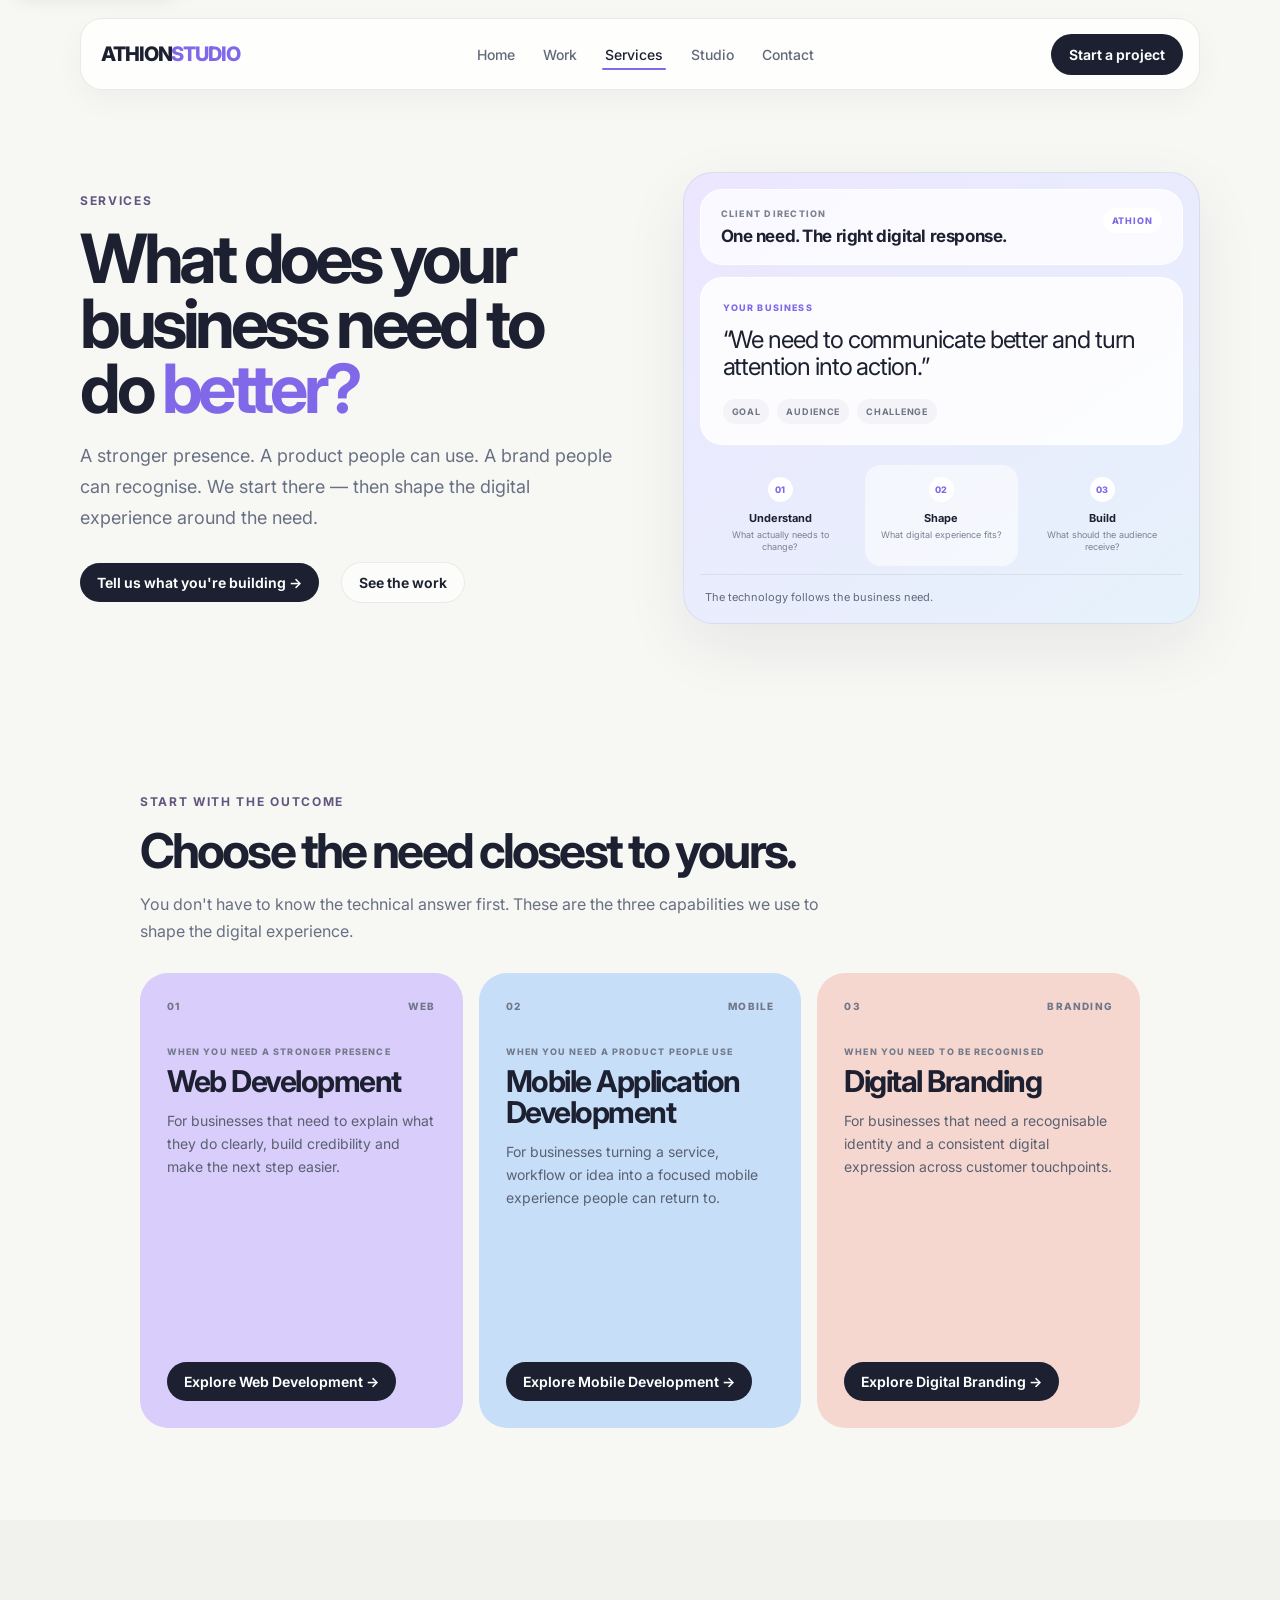
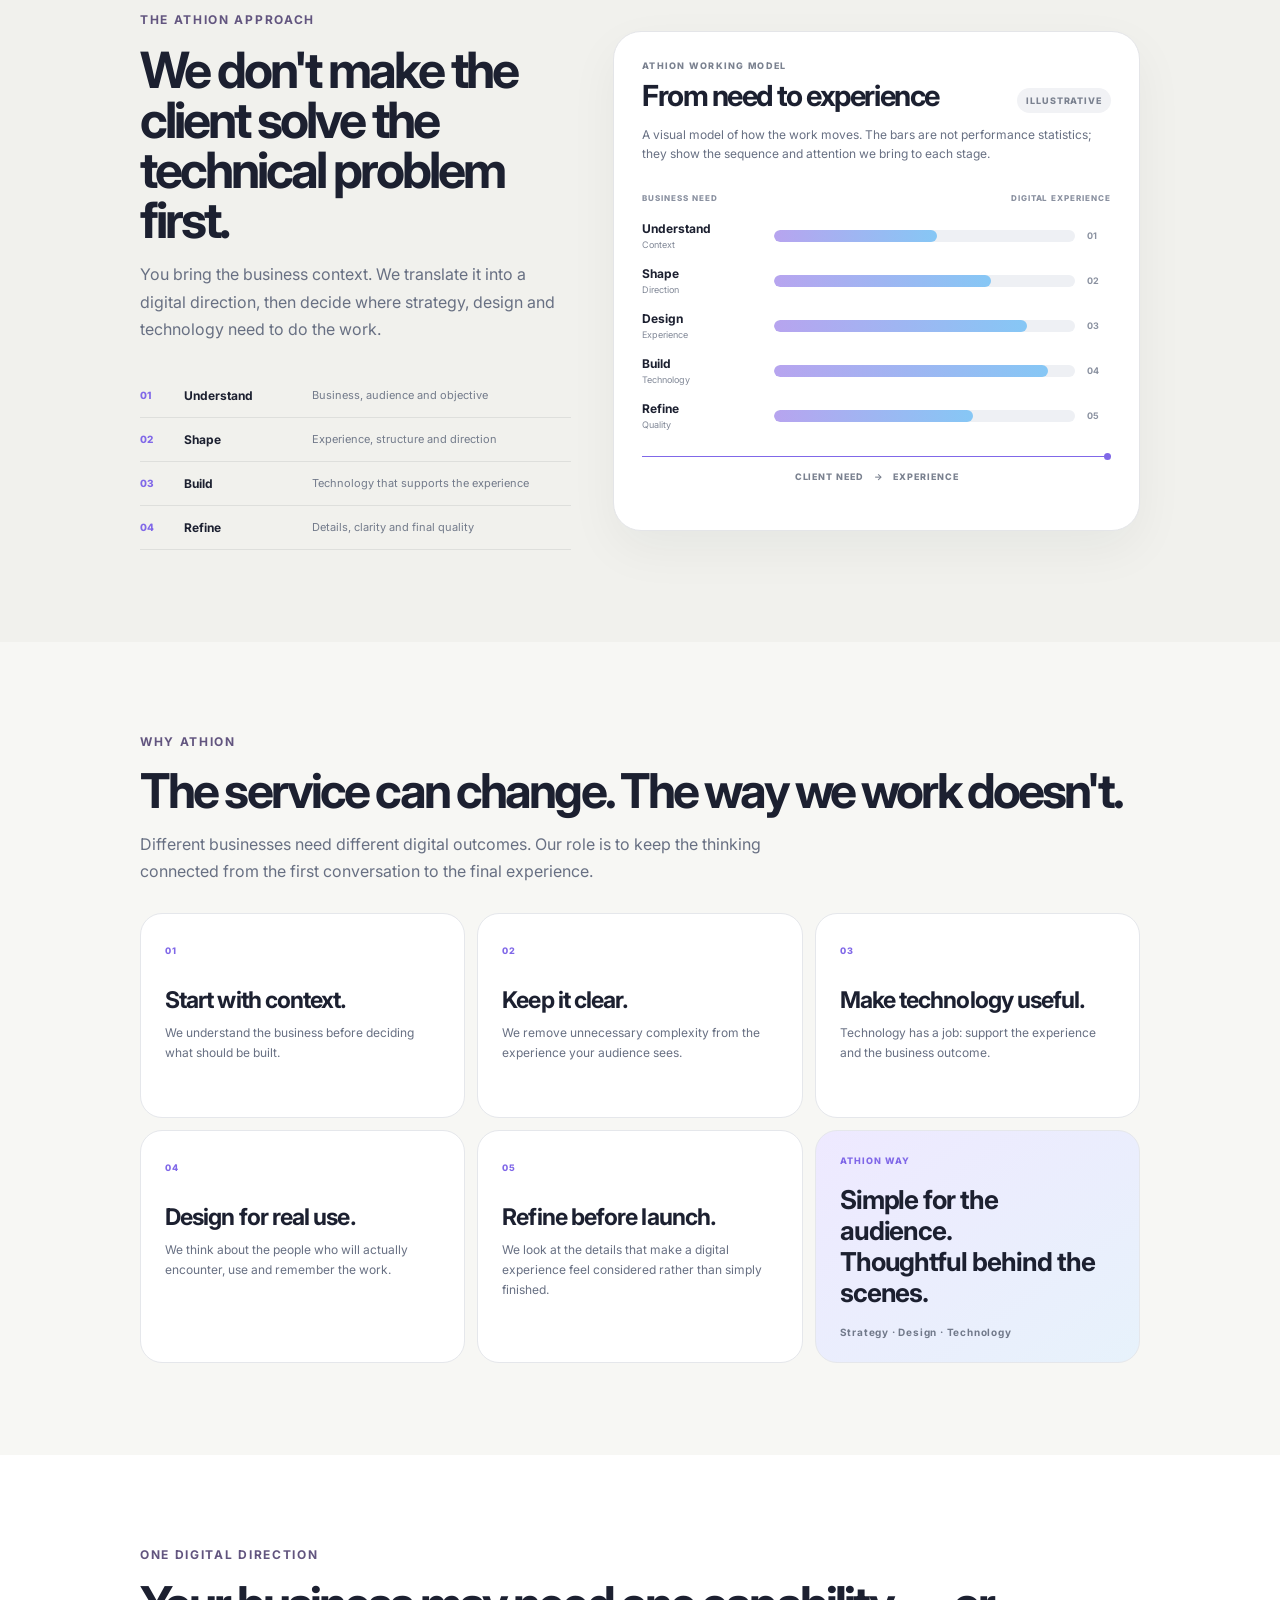
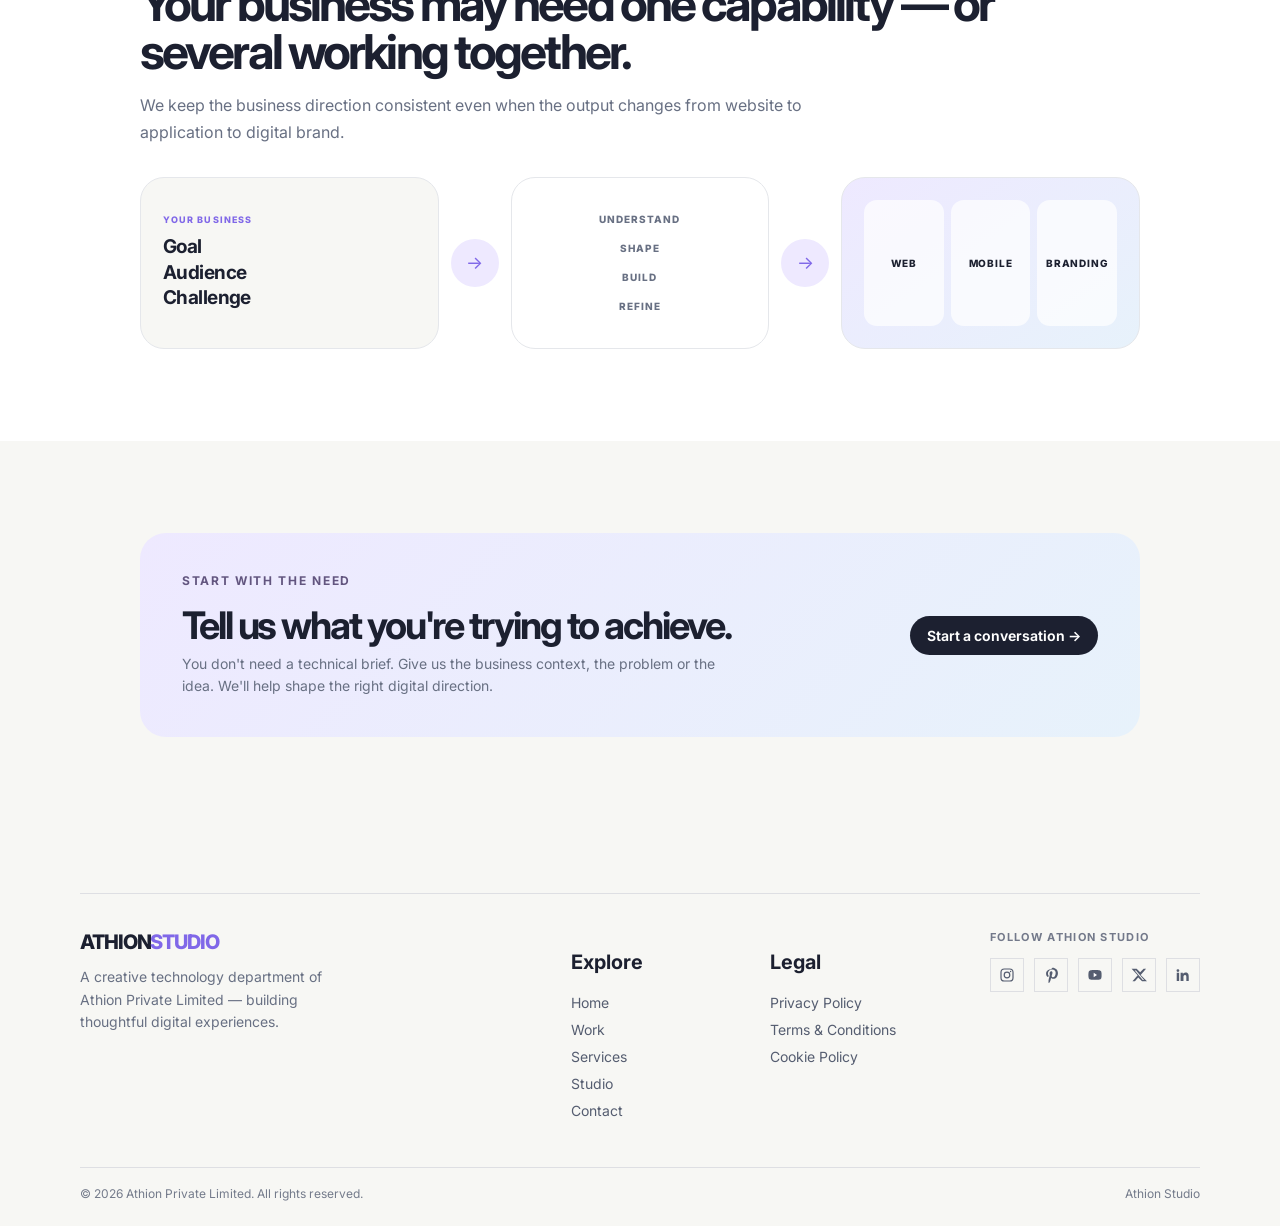
<file: services.html>
<!DOCTYPE html>

<html lang="en">
<head>
<meta charset="utf-8"/>
<meta content="width=device-width,initial-scale=1" name="viewport"/>
<title>Services | Athion Studio</title>
<link href="https://fonts.googleapis.com" rel="preconnect"/>
<link crossorigin="" href="https://fonts.gstatic.com" rel="preconnect"/>
<link href="https://fonts.googleapis.com/css2?family=Inter:wght@400;500;600;700;800&display=swap" rel="stylesheet" media="print" onload="this.media='all'"/>
<link href="css/style.css" rel="stylesheet"/>
<meta content="Explore Athion Studio services across web development, mobile application development and digital branding, designed around clear business goals." name="description"/><meta content="index,follow,max-image-preview:large,max-snippet:-1,max-video-preview:-1" name="robots"/><meta content="Athion Private Limited" name="author"/><meta content="#f7f7f4" name="theme-color"/><link href="https://athionstudio.com/services.html" rel="canonical"/><meta content="website" property="og:type"/><meta content="Athion Studio" property="og:site_name"/><meta content="Services | Athion Studio" property="og:title"/><meta content="Explore Athion Studio services across web development, mobile application development and digital branding, designed around clear business goals." property="og:description"/><meta content="https://athionstudio.com/services.html" property="og:url"/><meta content="summary_large_image" name="twitter:card"/><meta content="Services | Athion Studio" name="twitter:title"/><meta content="Explore Athion Studio services across web development, mobile application development and digital branding, designed around clear business goals." name="twitter:description"/><link href="assets/favicon.ico" rel="icon" sizes="any"/>
<link href="assets/athion-studio-favicon-32.png" rel="icon" sizes="32x32" type="image/png"/>
<link href="assets/athion-studio-favicon-180.png" rel="apple-touch-icon" sizes="180x180"/><script type="application/ld+json">{"@context":"https://schema.org","@type":"WebPage","name":"Services","description":"Explore Athion Studio services: web development, mobile application development and digital branding.","url":"https://athionstudio.com/services.html","isPartOf":{"@type":"WebSite","name":"Athion Studio","url":"https://athionstudio.com/"},"inLanguage":"en-IN"}</script><meta content="en_IN" property="og:locale"/><meta content="https://athionstudio.com/assets/og-image.webp" property="og:image"/>
<meta content="image/webp" property="og:image:type"/><meta content="1200" property="og:image:width"/><meta content="630" property="og:image:height"/><meta content="Athion Studio — Creative technology for better digital experiences" property="og:image:alt"/><meta content="https://athionstudio.com/assets/og-image.webp" name="twitter:image"/><meta content="Athion Studio — Creative technology for better digital experiences" name="twitter:image:alt"/></head>
<body><a class="skip-link" href="#main-content">Skip to main content</a>
<div class="site">
<header class="nav wrap">
<a class="logo" href="index.html">ATHION<span>STUDIO</span></a>
<nav aria-label="Primary navigation">
<a href="index.html">Home</a>
<a href="work.html">Work</a>
<a aria-current="page" class="active" href="services.html">Services</a>
<a href="studio.html">Studio</a>
<a href="contact.html">Contact</a>
</nav>
<button aria-controls="mobile-menu" aria-expanded="false" aria-label="Open navigation menu" class="mobile-menu-toggle" type="button"><span></span><span></span><span></span></button>
<div aria-hidden="true" class="mobile-menu" id="mobile-menu"><div class="mobile-menu-inner"><div class="mobile-menu-label">ATHION STUDIO · MENU</div><nav aria-label="Mobile navigation"><a href="index.html">Home</a><a href="work.html">Work</a><a aria-current="page" class="active" href="services.html">Services</a><a href="studio.html">Studio</a><a href="contact.html">Contact</a></nav><a class="dark-btn mobile-menu-cta" href="contact.html">Start a project →</a></div></div>
<a class="dark-btn nav-cta" href="contact.html">Start a project</a>
</header>
<main id="main-content">
<!-- HERO: START FROM THE CLIENT, NOT THE SERVICE -->
<section class="services-hero wrap services-hero-v3">
<div class="services-hero-copy">
<div class="eyebrow">SERVICES</div>
<h1>What does your business need to do <span>better?</span></h1>
<p class="services-lead">A stronger presence. A product people can use. A brand people can recognise. We start there — then shape the digital experience around the need.</p>
<div class="hero-actions">
<a class="dark-btn" href="contact.html">Tell us what you're building →</a>
<a class="light-btn" href="work.html">See the work</a>
</div>
</div>
<div class="client-direction-card client-direction-v3" data-direction-card="">
<div class="direction-top">
<div>
<span class="direction-kicker">CLIENT DIRECTION</span>
<strong>One need. The right digital response.</strong>
</div>
<span class="live-dot">ATHION</span>
</div>
<div class="client-brief">
<div class="brief-label">YOUR BUSINESS</div>
<div class="brief-main">“We need to communicate better and turn attention into action.”</div>
<div class="brief-meta"><span>Goal</span><span>Audience</span><span>Challenge</span></div>
</div>
<div class="direction-route">
<div class="route-stage"><span>01</span><b>Understand</b><small>What actually needs to change?</small></div>
<div class="route-stage active"><span>02</span><b>Shape</b><small>What digital experience fits?</small></div>
<div class="route-stage"><span>03</span><b>Build</b><small>What should the audience receive?</small></div>
</div>
<div class="direction-footer">The technology follows the business need.</div>
</div>
</section>
<!-- OUTCOME-LED SERVICE GRID -->
<section class="inner-section services-capabilities services-outcomes">
<div class="inner-head wrap">
<div class="eyebrow">START WITH THE OUTCOME</div>
<h2>Choose the need closest to yours.</h2>
<p>You don't have to know the technical answer first. These are the three capabilities we use to shape the digital experience.</p>
</div>
<div class="service-card-grid wrap service-card-grid-v3">
<article class="service-card service-lav service-card-v3">
<div class="service-card-top"><span>01</span><span>WEB</span></div>
<div class="service-card-copy">
<div class="service-intent">WHEN YOU NEED A STRONGER PRESENCE</div>
<h3>Web Development</h3>
<p>For businesses that need to explain what they do clearly, build credibility and make the next step easier.</p>
</div>
<a class="dark-btn service-card-cta" href="services/web-development.html">Explore Web Development →</a>
</article>
<article class="service-card service-blue service-card-v3">
<div class="service-card-top"><span>02</span><span>MOBILE</span></div>
<div class="service-card-copy">
<div class="service-intent">WHEN YOU NEED A PRODUCT PEOPLE USE</div>
<h3>Mobile Application Development</h3>
<p>For businesses turning a service, workflow or idea into a focused mobile experience people can return to.</p>
</div>
<a class="dark-btn service-card-cta" href="services/mobile-application-development.html">Explore Mobile Development →</a>
</article>
<article class="service-card service-peach service-card-v3">
<div class="service-card-top"><span>03</span><span>BRANDING</span></div>
<div class="service-card-copy">
<div class="service-intent">WHEN YOU NEED TO BE RECOGNISED</div>
<h3>Digital Branding</h3>
<p>For businesses that need a recognisable identity and a consistent digital expression across customer touchpoints.</p>
</div>
<a class="dark-btn service-card-cta" href="services/digital-branding.html">Explore Digital Branding →</a>
</article>
</div>
</section>
<!-- CLIENT JOURNEY + ANIMATED CHART -->
<section class="inner-section services-journey services-journey-v3">
<div class="journey-layout wrap">
<div class="journey-copy">
<div class="eyebrow">THE ATHION APPROACH</div>
<h2>We don't make the client solve the technical problem first.</h2>
<p>You bring the business context. We translate it into a digital direction, then decide where strategy, design and technology need to do the work.</p>
<div class="journey-points journey-points-v3">
<div><span>01</span><b>Understand</b><small>Business, audience and objective</small></div>
<div><span>02</span><b>Shape</b><small>Experience, structure and direction</small></div>
<div><span>03</span><b>Build</b><small>Technology that supports the experience</small></div>
<div><span>04</span><b>Refine</b><small>Details, clarity and final quality</small></div>
</div>
</div>
<div class="service-chart-card service-chart-v3" data-service-chart="">
<div class="chart-card-head">
<div><span class="direction-kicker">ATHION WORKING MODEL</span><h3>From need to experience</h3></div>
<span class="chart-note">Illustrative</span>
</div>
<p class="chart-description">A visual model of how the work moves. The bars are not performance statistics; they show the sequence and attention we bring to each stage.</p>
<div aria-label="Illustrative Athion working model" class="process-chart" role="img">
<div class="process-axis"><span>BUSINESS NEED</span><span>DIGITAL EXPERIENCE</span></div>
<div class="process-row-chart"><div class="process-chart-label"><b>Understand</b><small>Context</small></div><div class="process-track"><i data-width="54%"></i></div><strong>01</strong></div>
<div class="process-row-chart"><div class="process-chart-label"><b>Shape</b><small>Direction</small></div><div class="process-track"><i data-width="72%"></i></div><strong>02</strong></div>
<div class="process-row-chart"><div class="process-chart-label"><b>Design</b><small>Experience</small></div><div class="process-track"><i data-width="84%"></i></div><strong>03</strong></div>
<div class="process-row-chart"><div class="process-chart-label"><b>Build</b><small>Technology</small></div><div class="process-track"><i data-width="91%"></i></div><strong>04</strong></div>
<div class="process-row-chart"><div class="process-chart-label"><b>Refine</b><small>Quality</small></div><div class="process-track"><i data-width="66%"></i></div><strong>05</strong></div>
<div class="process-signal"><i></i><span>Client need</span><b>→</b><span>Experience</span></div>
</div>
</div>
</div>
</section>
<!-- WHY ATHION -->
<section class="inner-section services-why-v3">
<div class="inner-head wrap">
<div class="eyebrow">WHY ATHION</div>
<h2>The service can change. The way we work doesn't.</h2>
<p>Different businesses need different digital outcomes. Our role is to keep the thinking connected from the first conversation to the final experience.</p>
</div>
<div class="why-grid wrap why-grid-v3">
<article><span>01</span><h3>Start with context.</h3><p>We understand the business before deciding what should be built.</p></article>
<article><span>02</span><h3>Keep it clear.</h3><p>We remove unnecessary complexity from the experience your audience sees.</p></article>
<article><span>03</span><h3>Make technology useful.</h3><p>Technology has a job: support the experience and the business outcome.</p></article>
<article><span>04</span><h3>Design for real use.</h3><p>We think about the people who will actually encounter, use and remember the work.</p></article>
<article><span>05</span><h3>Refine before launch.</h3><p>We look at the details that make a digital experience feel considered rather than simply finished.</p></article>
<article class="why-quote why-quote-v3"><span>ATHION WAY</span><h3>Simple for the audience.<br/>Thoughtful behind the scenes.</h3><b>Strategy · Design · Technology</b></article>
</div>
</section>
<!-- ONE DIGITAL DIRECTION -->
<section class="inner-section services-direction services-direction-v3">
<div class="inner-head wrap">
<div class="eyebrow">ONE DIGITAL DIRECTION</div>
<h2>Your business may need one capability — or several working together.</h2>
<p>We keep the business direction consistent even when the output changes from website to application to digital brand.</p>
</div>
<div class="direction-map wrap direction-map-v3">
<div class="map-business"><small>YOUR BUSINESS</small><strong>Goal<br/>Audience<br/>Challenge</strong></div>
<div class="map-arrow">→</div>
<div class="map-middle"><div>UNDERSTAND</div><div>SHAPE</div><div>BUILD</div><div>REFINE</div></div>
<div class="map-arrow">→</div>
<div class="map-services"><span>WEB</span><span>MOBILE</span><span>BRANDING</span></div>
</div>
</section>
<!-- CTA -->
<section class="inner-section services-final-cta">
<div class="cta-band cta-band-v3">
<div>
<div class="eyebrow">START WITH THE NEED</div>
<h2>Tell us what you're trying to achieve.</h2>
<p>You don't need a technical brief. Give us the business context, the problem or the idea. We'll help shape the right digital direction.</p>
</div>
<a class="dark-btn" href="contact.html">Start a conversation →</a>
</div>
</section>
</main>
<footer class="footer wrap">
<div class="footer-main">
<div class="footer-brand">
<div class="logo">ATHION<span>STUDIO</span></div>
<p>A creative technology department of Athion Private Limited — building thoughtful digital experiences.</p>
</div>
<div class="footer-links">
<div>
<h3>Explore</h3>
<a href="index.html">Home</a><a href="work.html">Work</a><a href="services.html">Services</a><a href="studio.html">Studio</a><a href="contact.html">Contact</a>
</div>
<div>
<h3>Legal</h3>
<a href="legal/privacy.html">Privacy Policy</a><a href="legal/terms.html">Terms &amp; Conditions</a><a href="legal/cookies.html">Cookie Policy</a>
</div>
</div>
<div class="footer-social"><h2>Follow Athion Studio</h2><div aria-label="Athion Studio social media links" class="social-icons"><a aria-label="Instagram" class="social-icon" href="https://www.instagram.com/athionstudio/" rel="noopener noreferrer" target="_blank" title="Instagram"><svg aria-hidden="true" viewbox="0 0 24 24"><rect fill="none" height="18" rx="5" stroke="currentColor" stroke-width="1.8" width="18" x="3" y="3"></rect><circle cx="12" cy="12" fill="none" r="4.2" stroke="currentColor" stroke-width="1.8"></circle><circle cx="17.4" cy="6.7" fill="currentColor" r="1.1"></circle></svg></a><a aria-label="Pinterest" class="social-icon" href="https://www.pinterest.com/athionstudio/" rel="noopener noreferrer" target="_blank" title="Pinterest"><svg aria-hidden="true" viewbox="0 0 24 24"><path d="M12.1 3.2c-4.9 0-7.5 3.5-7.5 6.4 0 2.4.9 4.5 2.8 5.3.3.1.5 0 .6-.3l.4-1.5c.1-.3 0-.4-.2-.7-.5-.6-.8-1.4-.8-2.5 0-3.2 2.4-6.1 6.3-6.1 3.4 0 5.3 2.1 5.3 4.9 0 3.7-1.6 6.8-4 6.8-1.3 0-2.2-1.1-1.9-2.4.4-1.6 1.1-3.4 1.1-4.6 0-1.1-.6-2-1.8-2-1.4 0-2.5 1.4-2.5 3.2 0 1.2.4 2 .4 2s-1.5 6.3-1.8 7.4c-.5 2.2-.1 4.9-.1 5.2.1.2.3.2.4.1.2-.2 1.9-2.4 2.5-4.6.2-.6.9-3.7.9-3.7.5.9 1.8 1.7 3.2 1.7 4.2 0 7-3.8 7-8.9 0-3.9-3.3-7.7-8.3-7.7Z" fill="currentColor"></path></svg></a><a aria-label="YouTube" class="social-icon" href="https://www.youtube.com/@AthionStudio" rel="noopener noreferrer" target="_blank" title="YouTube"><svg aria-hidden="true" viewbox="0 0 24 24"><path d="M21.4 7.1a2.9 2.9 0 0 0-2-2C17.6 4.6 12 4.6 12 4.6s-5.6 0-7.4.5a2.9 2.9 0 0 0-2 2C2.1 8.9 2.1 12 2.1 12s0 3.1.5 4.9a2.9 2.9 0 0 0 2 2c1.8.5 7.4.5 7.4.5s5.6 0 7.4-.5a2.9 2.9 0 0 0 2-2c.5-1.8.5-4.9.5-4.9s0-3.1-.5-4.9Z" fill="currentColor"></path><path d="m10 15.5 5-3.5-5-3.5v7Z" fill="#fff"></path></svg></a><a aria-label="X" class="social-icon" href="https://x.com/AthionStudio" rel="noopener noreferrer" target="_blank" title="X"><svg aria-hidden="true" viewbox="0 0 24 24"><path d="M18.9 2.8h3.7l-8.1 9.3 9.5 9.1h-7.4l-5.8-5.6-4.9 5.6H2.2l7.8-8.9L.9 2.8h7.6l5.2 5.1 5.2-5.1Zm-1.3 16.8h2L7.5 5.1h-2l12.1 14.5Z" fill="currentColor"></path></svg></a><a aria-label="LinkedIn" class="social-icon" href="https://www.linkedin.com/in/athion-studio-913445441/" rel="noopener noreferrer" target="_blank" title="LinkedIn"><svg aria-hidden="true" viewbox="0 0 24 24"><path d="M4.4 3.2a2.1 2.1 0 1 1 0 4.2 2.1 2.1 0 0 1 0-4.2ZM2.6 8.8h3.6V21H2.6V8.8Zm5.8 0h3.4v1.7h.1c.5-1 1.8-2.1 3.8-2.1 4.1 0 4.9 2.7 4.9 6.2V21H17v-5.7c0-1.4 0-3.3-2-3.3s-2.3 1.5-2.3 3.2V21H8.4V8.8Z" fill="currentColor"></path></svg></a></div></div></div>
<div class="footer-bottom"><span>© 2026 Athion Private Limited. All rights reserved.</span><span>Athion Studio</span></div>
</footer>
</div>
<script src="js/script.js" defer></script>
<script>
(() => {
  const chart = document.querySelector('[data-service-chart]');
  if (!chart) return;
  const bars = chart.querySelectorAll('[data-width]');
  const signal = chart.querySelector('.process-signal');
  const reduce = window.matchMedia('(prefers-reduced-motion: reduce)').matches;
  let started = false;
  const start = () => {
    if (started) return;
    started = true;
    bars.forEach((bar, i) => {
      bar.style.width = reduce ? bar.dataset.width : '0%';
      if (!reduce) setTimeout(() => { bar.style.width = bar.dataset.width; }, i * 140);
    });
    if (!reduce && signal) setTimeout(() => signal.classList.add('is-moving'), 650);
  };
  const io = new IntersectionObserver(entries => {
    if (entries[0].isIntersecting) { start(); io.disconnect(); }
  }, { threshold: .3 });
  io.observe(chart);
})();
</script>
</body>
</html>
</file>
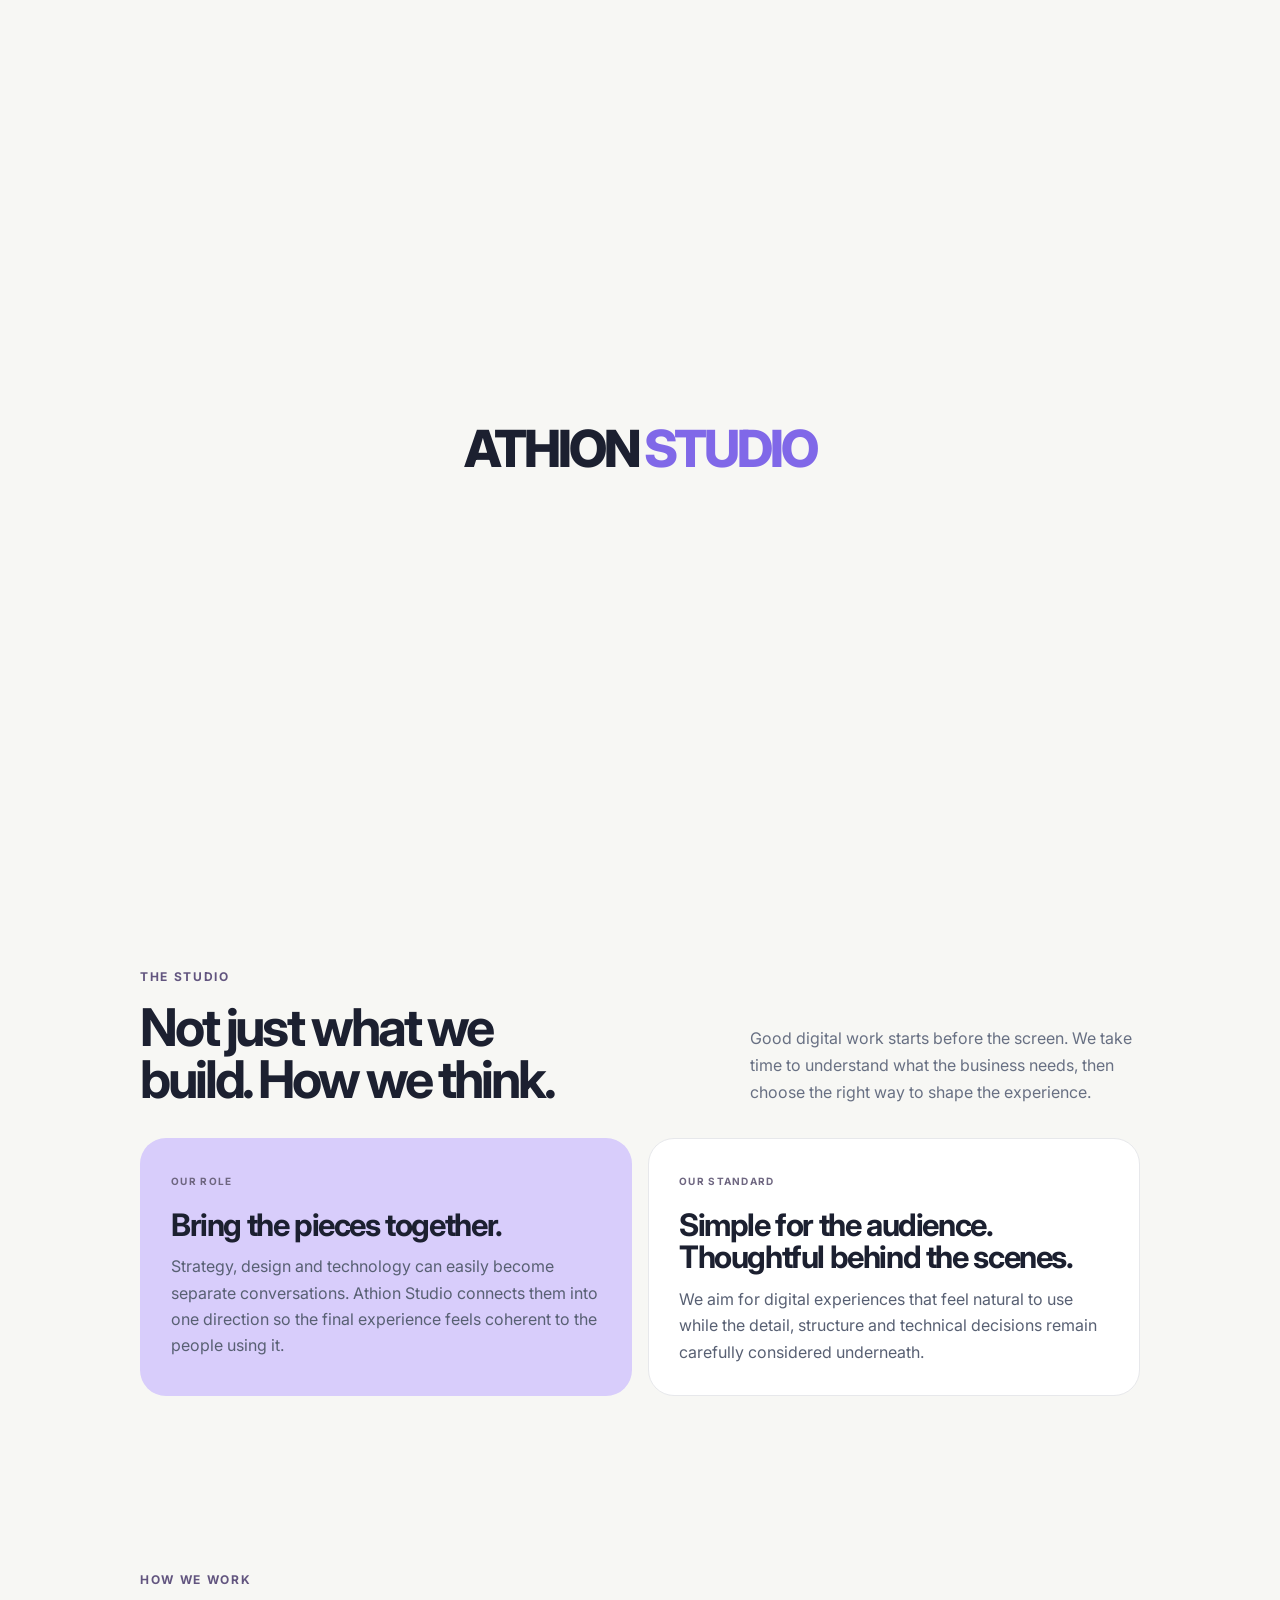
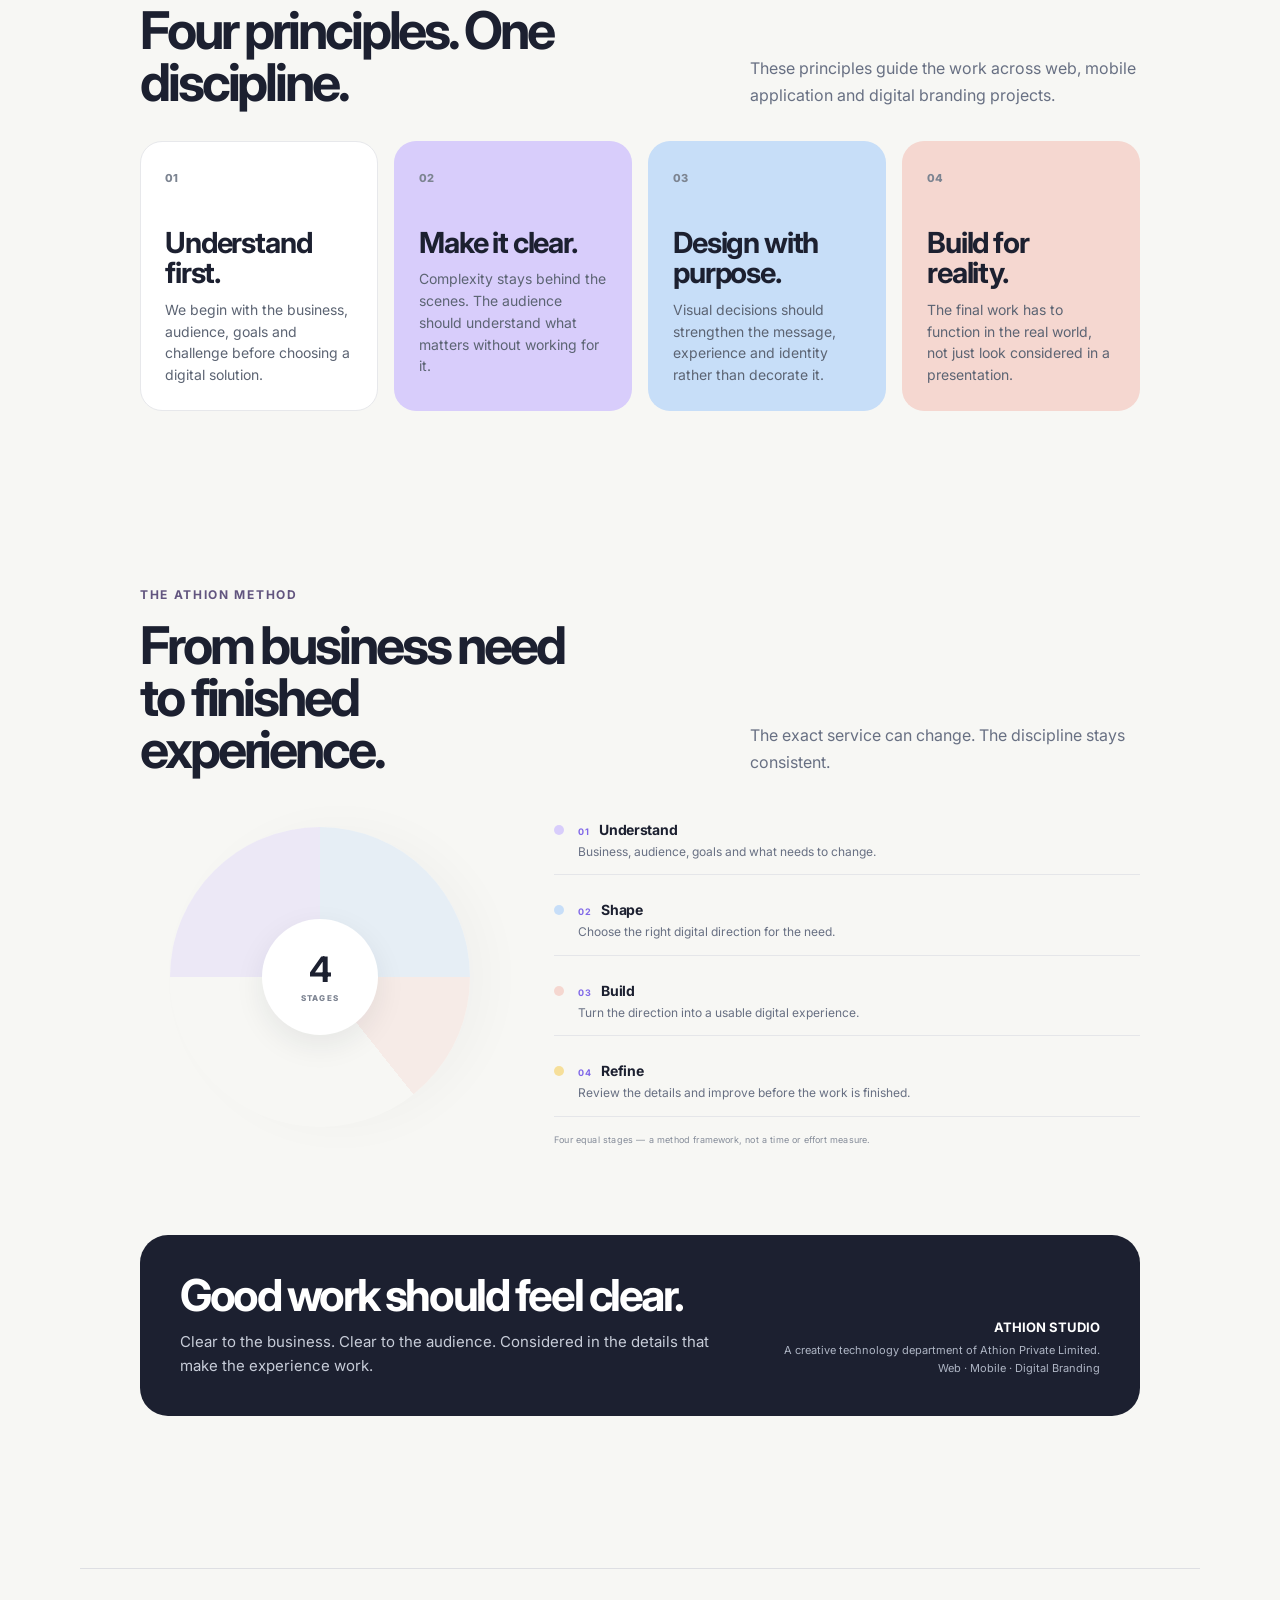
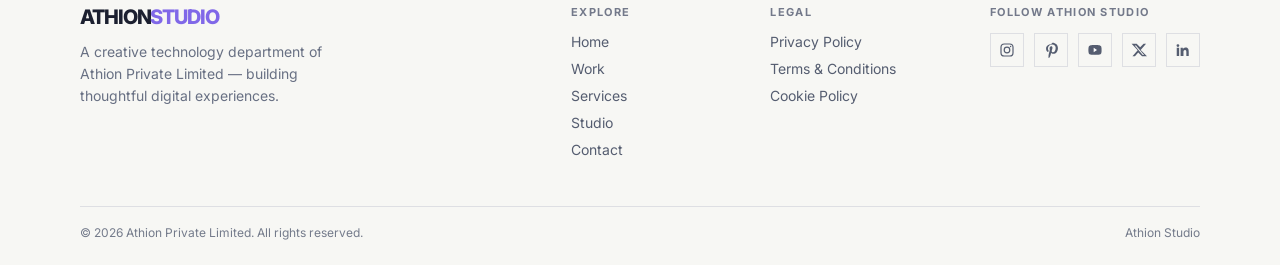
<file: studio.html>
<!DOCTYPE html>

<html lang="en">
<head>
<meta charset="utf-8"/>
<meta content="width=device-width,initial-scale=1" name="viewport"/>
<title>Studio | Athion Studio</title>
<link href="https://fonts.googleapis.com" rel="preconnect"/>
<link crossorigin="" href="https://fonts.gstatic.com" rel="preconnect"/>
<link href="https://fonts.googleapis.com/css2?family=Inter:wght@400;500;600;700;800&display=swap" rel="stylesheet" media="print" onload="this.media='all'"/>
<link href="css/style.css" rel="stylesheet"/>
<style>
/* Studio V1.36 — page content only; shared Athion grid/spacing/buttons remain inherited. */
.studio-hero{padding:46px 42px;border-radius:30px;background:linear-gradient(135deg,#e2d8ff 0%,#cfe4f9 56%,#f4dff0 100%);overflow:hidden}
.studio-hero-grid{display:grid;grid-template-columns:1fr 1fr;gap:34px;align-items:center}
.studio-hero h1{font-size:clamp(48px,7vw,78px);line-height:.95;letter-spacing:-.07em;margin:0 0 20px;max-width:570px}.studio-hero h1 em{font-style:normal;color:var(--purple)}
.studio-hero p{max-width:500px;color:#596174;line-height:1.68;font-size:17px;margin:0 0 24px}
.studio-visual{background:rgba(255,255,255,.78);border:1px solid rgba(255,255,255,.92);border-radius:26px;padding:18px;box-shadow:0 28px 60px rgba(69,66,120,.15);backdrop-filter:blur(14px)}
.studio-visual-top{display:flex;justify-content:space-between;align-items:center;font-size:10px;font-weight:700;color:#697183;margin-bottom:16px}.studio-visual-top span:last-child{color:var(--purple)}
.studio-map{display:grid;grid-template-columns:1fr 34px 1fr;gap:10px;align-items:center}.studio-node{border-radius:19px;padding:20px;min-height:190px;background:#f7f8fb;border:1px solid #e8e9ee}.studio-node.accent{background:linear-gradient(145deg,#e8e0ff,#e5f0fb)}.studio-node small{display:block;font-size:9px;letter-spacing:.1em;font-weight:700;color:#7a8290;margin-bottom:10px}.studio-node strong{display:block;font-size:31px;line-height:1.05;letter-spacing:-.045em}.studio-node p{font-size:14px;line-height:1.55;color:#667082;margin:16px 0 0}.studio-arrow{width:34px;height:34px;border-radius:50%;background:#fff;display:grid;place-items:center;color:var(--purple);font-weight:800;box-shadow:0 7px 18px rgba(50,55,75,.08)}
.studio-intro{display:grid;grid-template-columns:1fr 1fr;gap:16px}.studio-intro-card{background:#fff;border:1px solid #e7e8eb;border-radius:26px;padding:30px;min-height:250px}.studio-intro-card.lav{background:var(--lav);border-color:transparent}.studio-intro-card h3{font-size:31px;line-height:1.05;letter-spacing:-.045em;margin:20px 0 12px}.studio-intro-card p{font-size:16px;line-height:1.65;color:#586073;max-width:450px;margin:0}.studio-kicker{font-size:10px;font-weight:700;letter-spacing:.13em;text-transform:uppercase;color:#6e6680}
.studio-principles{display:grid;grid-template-columns:repeat(4,1fr);gap:16px}.studio-principle{background:#fff;border:1px solid #e7e8eb;border-radius:22px;padding:24px;min-height:210px}.studio-principle:nth-child(2){background:var(--lav);border-color:transparent}.studio-principle:nth-child(3){background:var(--blue);border-color:transparent}.studio-principle:nth-child(4){background:var(--peach);border-color:transparent}.studio-principle .num{font-size:11px;font-weight:800;color:#7c8491}.studio-principle h3{font-size:29px;line-height:1.05;letter-spacing:-.04em;margin:42px 0 10px}.studio-principle p{font-size:14px;line-height:1.55;color:#5c6473;margin:0}
.studio-process{display:grid;grid-template-columns:repeat(4,1fr);gap:16px;position:relative}.studio-process:before{content:"";position:absolute;left:8%;right:8%;top:27px;height:1px;background:#dfe1e6;z-index:0}.process-step{position:relative;z-index:1}.process-dot{width:55px;height:55px;border-radius:50%;background:var(--bg);border:1px solid #dfe1e6;display:grid;place-items:center;font-size:11px;font-weight:800;margin-bottom:20px}.process-step h3{font-size:29px;letter-spacing:-.035em;margin:0 0 8px}.process-step p{font-size:14px;line-height:1.55;color:var(--muted);max-width:210px;margin:0}
.studio-quote{background:#1c2030;color:#fff;border-radius:28px;padding:38px 40px;display:grid;grid-template-columns:1.2fr .8fr;gap:30px;align-items:end}.studio-quote h2{font-size:44px;line-height:1;letter-spacing:-.055em;margin:0}.studio-quote p{font-size:15px;line-height:1.6;color:#c7ccd8;margin:13px 0 0;max-width:540px}.studio-quote-side{justify-self:end;text-align:right;color:#aeb5c4;font-size:11px;line-height:1.6}.studio-quote-side strong{display:block;color:#fff;font-size:13px;margin-bottom:5px}
@media(max-width:860px){.studio-principles{grid-template-columns:1fr 1fr}.studio-process{grid-template-columns:1fr 1fr}.studio-process:before{display:none}}
@media(max-width:760px){.studio-hero{padding:38px 24px}.studio-hero-grid,.studio-intro,.studio-quote{grid-template-columns:1fr}.studio-map{grid-template-columns:1fr}.studio-arrow{margin:auto;transform:rotate(90deg)}.studio-principles,.studio-process{grid-template-columns:1fr}.studio-quote{padding:30px 24px}.studio-quote-side{text-align:left;justify-self:start}}

/* STUDIO V1.37 — locked to the same Home / Work / Services spacing system */
.studio-hero{
  max-width:1120px;
  margin:18px auto 0;
  padding:54px 42px 42px;
  min-height:560px;
}
.studio-intro,.studio-principles,.studio-process,.studio-closing .studio-quote{
  max-width:1000px;
  margin-left:auto;
  margin-right:auto;
}
.studio-intro,.studio-principles,.studio-process{gap:16px}
.studio-closing{padding-bottom:88px}
@media(max-width:760px){
  .studio-hero{padding:38px 24px}
  .studio-closing{padding-bottom:64px}
}

/* STUDIO V1.38 — The Athion Method converted to a one-time animated pie chart. */
.studio-method-chart{display:grid;grid-template-columns:360px 1fr;gap:54px;align-items:center;max-width:1000px;margin:0 auto}
.method-pie-wrap{position:relative;width:300px;height:300px;margin:0 auto;display:grid;place-items:center}
.method-pie{width:300px;height:300px;border-radius:50%;background:conic-gradient(#d8cdfb 0deg,#d8cdfb 0deg,#c7def8 0deg,#c7def8 0deg,#f5d7d0 0deg,#f5d7d0 0deg,#f6df9a 0deg,#f6df9a 0deg);transform:rotate(-90deg);box-shadow:0 20px 45px rgba(28,32,48,.08);opacity:.35}
.method-pie.is-animated{opacity:1}
.method-pie-center{position:absolute;width:116px;height:116px;border-radius:50%;background:#fff;display:flex;flex-direction:column;align-items:center;justify-content:center;box-shadow:0 10px 30px rgba(28,32,48,.08)}
.method-pie-center strong{font-size:35px;line-height:1;letter-spacing:-.05em}
.method-pie-center span{font-size:8px;font-weight:800;letter-spacing:.14em;color:#7b8290;margin-top:6px}
.method-legend{display:grid;gap:13px}
.method-item{display:grid;grid-template-columns:12px 1fr;gap:12px;align-items:start;padding:13px 0;border-bottom:1px solid #e5e6e9}
.method-swatch{width:10px;height:10px;border-radius:50%;margin-top:4px}
.swatch-1{background:#d8cdfb}.swatch-2{background:#c7def8}.swatch-3{background:#f5d7d0}.swatch-4{background:#f6df9a}
.method-item b{display:block;font-size:14px;letter-spacing:-.02em}.method-item b span{font-size:9px;color:#8068e8;margin-right:7px;letter-spacing:.08em}.method-item p{font-size:12px;line-height:1.55;color:var(--muted);margin:5px 0 0;max-width:500px}
.method-note{font-size:9px;line-height:1.5;color:#858c99;letter-spacing:.02em;margin-top:3px}
@media(max-width:860px){.studio-method-chart{grid-template-columns:1fr;gap:34px}.method-pie-wrap{width:270px;height:270px}.method-pie{width:270px;height:270px}}
@media(max-width:760px){.studio-method-chart{gap:28px}.method-pie-wrap{width:240px;height:240px}.method-pie{width:240px;height:240px}.method-pie-center{width:98px;height:98px}.method-pie-center strong{font-size:30px}}
</style>
<meta content="Meet Athion Studio, the creative technology department of Athion Private Limited focused on thoughtful digital experiences and considered design." name="description"/><meta content="index,follow,max-image-preview:large,max-snippet:-1,max-video-preview:-1" name="robots"/><meta content="Athion Private Limited" name="author"/><meta content="#f7f7f4" name="theme-color"/><link href="https://athionstudio.com/studio.html" rel="canonical"/><meta content="website" property="og:type"/><meta content="Athion Studio" property="og:site_name"/><meta content="Studio | Athion Studio" property="og:title"/><meta content="Meet Athion Studio, the creative technology department of Athion Private Limited focused on thoughtful digital experiences and considered design." property="og:description"/><meta content="https://athionstudio.com/studio.html" property="og:url"/><meta content="summary_large_image" name="twitter:card"/><meta content="Studio | Athion Studio" name="twitter:title"/><meta content="Meet Athion Studio, the creative technology department of Athion Private Limited focused on thoughtful digital experiences and considered design." name="twitter:description"/><link href="assets/favicon.ico" rel="icon" sizes="any"/>
<link href="assets/athion-studio-favicon-32.png" rel="icon" sizes="32x32" type="image/png"/>
<link href="assets/athion-studio-favicon-180.png" rel="apple-touch-icon" sizes="180x180"/><script type="application/ld+json">{"@context":"https://schema.org","@type":"WebPage","name":"Studio","description":"Meet Athion Studio, the creative technology department of Athion Private Limited, bringing strategy, design and technology together.","url":"https://athionstudio.com/studio.html","isPartOf":{"@type":"WebSite","name":"Athion Studio","url":"https://athionstudio.com/"},"inLanguage":"en-IN"}</script><meta content="en_IN" property="og:locale"/><meta content="https://athionstudio.com/assets/og-image.webp" property="og:image"/>
<meta content="image/webp" property="og:image:type"/><meta content="1200" property="og:image:width"/><meta content="630" property="og:image:height"/><meta content="Athion Studio — Creative technology for better digital experiences" property="og:image:alt"/><meta content="https://athionstudio.com/assets/og-image.webp" name="twitter:image"/><meta content="Athion Studio — Creative technology for better digital experiences" name="twitter:image:alt"/></head>
<body><a class="skip-link" href="#main-content">Skip to main content</a>
<div class="site">
<header class="nav wrap">
<a class="logo" href="index.html">ATHION<span>STUDIO</span></a>
<nav aria-label="Primary navigation"><a href="index.html">Home</a><a href="work.html">Work</a><a href="services.html">Services</a><a aria-current="page" class="active" href="studio.html">Studio</a><a href="contact.html">Contact</a></nav>
<button aria-controls="mobile-menu" aria-expanded="false" aria-label="Open navigation menu" class="mobile-menu-toggle" type="button"><span></span><span></span><span></span></button>
<div aria-hidden="true" class="mobile-menu" id="mobile-menu"><div class="mobile-menu-inner"><div class="mobile-menu-label">ATHION STUDIO · MENU</div><nav aria-label="Mobile navigation"><a href="index.html">Home</a><a href="work.html">Work</a><a href="services.html">Services</a><a aria-current="page" class="active" href="studio.html">Studio</a><a href="contact.html">Contact</a></nav><a class="dark-btn mobile-menu-cta" href="contact.html">Start a project →</a></div></div>
<a class="dark-btn nav-cta" href="contact.html">Start a project</a>
</header>
<main id="main-content">
<section class="hero wrap studio-hero">
<div class="studio-hero-grid">
<div><div class="eyebrow">ATHION STUDIO · ABOUT</div><h1>A creative technology department built around <em>thoughtful</em> digital work.</h1><p>Athion Studio is the creative technology department of Athion Private Limited. We bring strategy, design and technology together to create digital experiences that are clear, useful and considered.</p><div class="actions"><a class="dark-btn" href="contact.html">Start a project →</a><a class="light-btn" href="work.html">See our work →</a></div></div>
<div class="studio-visual"><div class="studio-visual-top"><span>ATHION STUDIO · HOW WE THINK</span><span>ONE DIRECTION</span></div><div class="studio-map"><div class="studio-node"><small>START WITH</small><strong>Your business</strong><p>Goals, audience, context and the problem that needs to change.</p></div><div class="studio-arrow">→</div><div class="studio-node accent"><small>SHAPE INTO</small><strong>Digital experience</strong><p>Strategy, design and technology connected around the real need.</p></div></div></div>
</div>
</section>
<section class="section">
<div class="section-head"><div><div class="eyebrow">THE STUDIO</div><h2>Not just what we build. How we think.</h2></div><p>Good digital work starts before the screen. We take time to understand what the business needs, then choose the right way to shape the experience.</p></div>
<div class="studio-intro"><article class="studio-intro-card lav"><span class="studio-kicker">Our role</span><h3>Bring the pieces together.</h3><p>Strategy, design and technology can easily become separate conversations. Athion Studio connects them into one direction so the final experience feels coherent to the people using it.</p></article><article class="studio-intro-card"><span class="studio-kicker">Our standard</span><h3>Simple for the audience. Thoughtful behind the scenes.</h3><p>We aim for digital experiences that feel natural to use while the detail, structure and technical decisions remain carefully considered underneath.</p></article></div>
</section>
<section class="section">
<div class="section-head"><div><div class="eyebrow">HOW WE WORK</div><h2>Four principles. One discipline.</h2></div><p>These principles guide the work across web, mobile application and digital branding projects.</p></div>
<div class="studio-principles"><article class="studio-principle"><span class="num">01</span><h3>Understand first.</h3><p>We begin with the business, audience, goals and challenge before choosing a digital solution.</p></article><article class="studio-principle"><span class="num">02</span><h3>Make it clear.</h3><p>Complexity stays behind the scenes. The audience should understand what matters without working for it.</p></article><article class="studio-principle"><span class="num">03</span><h3>Design with purpose.</h3><p>Visual decisions should strengthen the message, experience and identity rather than decorate it.</p></article><article class="studio-principle"><span class="num">04</span><h3>Build for reality.</h3><p>The final work has to function in the real world, not just look considered in a presentation.</p></article></div>
</section>
<section class="section">
<div class="section-head"><div><div class="eyebrow">THE ATHION METHOD</div><h2>From business need to finished experience.</h2></div><p>The exact service can change. The discipline stays consistent.</p></div>
<div aria-label="The Athion Method shown as four equal stages" class="studio-method-chart">
<div class="method-pie-wrap">
<div aria-hidden="true" class="method-pie" data-method-pie=""></div>
<div class="method-pie-center"><strong>4</strong><span>STAGES</span></div>
</div>
<div class="method-legend">
<article class="method-item"><span class="method-swatch swatch-1"></span><div><b><span>01</span> Understand</b><p>Business, audience, goals and what needs to change.</p></div></article>
<article class="method-item"><span class="method-swatch swatch-2"></span><div><b><span>02</span> Shape</b><p>Choose the right digital direction for the need.</p></div></article>
<article class="method-item"><span class="method-swatch swatch-3"></span><div><b><span>03</span> Build</b><p>Turn the direction into a usable digital experience.</p></div></article>
<article class="method-item"><span class="method-swatch swatch-4"></span><div><b><span>04</span> Refine</b><p>Review the details and improve before the work is finished.</p></div></article>
<small class="method-note">Four equal stages — a method framework, not a time or effort measure.</small>
</div>
</div>
</section>
<section class="wrap studio-closing"><div class="studio-quote"><div><h2>Good work should feel clear.</h2><p>Clear to the business. Clear to the audience. Considered in the details that make the experience work.</p></div><div class="studio-quote-side"><strong>ATHION STUDIO</strong>A creative technology department of Athion Private Limited.<br/>Web · Mobile · Digital Branding</div></div></section>
</main>
<footer class="footer wrap"><div class="footer-main"><div class="footer-brand"><div class="logo">ATHION<span>STUDIO</span></div><p>A creative technology department of Athion Private Limited — building thoughtful digital experiences.</p></div><div class="footer-links"><div><h2>Explore</h2><a href="index.html">Home</a><a href="work.html">Work</a><a href="services.html">Services</a><a href="studio.html">Studio</a><a href="contact.html">Contact</a></div><div><h2>Legal</h2><a href="legal/privacy.html">Privacy Policy</a><a href="legal/terms.html">Terms &amp; Conditions</a><a href="legal/cookies.html">Cookie Policy</a></div></div><div class="footer-social"><h2>Follow Athion Studio</h2><div aria-label="Athion Studio social media links" class="social-icons"><a aria-label="Instagram" class="social-icon" href="https://www.instagram.com/athionstudio/" rel="noopener noreferrer" target="_blank" title="Instagram"><svg aria-hidden="true" viewbox="0 0 24 24"><rect fill="none" height="18" rx="5" stroke="currentColor" stroke-width="1.8" width="18" x="3" y="3"></rect><circle cx="12" cy="12" fill="none" r="4.2" stroke="currentColor" stroke-width="1.8"></circle><circle cx="17.4" cy="6.7" fill="currentColor" r="1.1"></circle></svg></a><a aria-label="Pinterest" class="social-icon" href="https://www.pinterest.com/athionstudio/" rel="noopener noreferrer" target="_blank" title="Pinterest"><svg aria-hidden="true" viewbox="0 0 24 24"><path d="M12.1 3.2c-4.9 0-7.5 3.5-7.5 6.4 0 2.4.9 4.5 2.8 5.3.3.1.5 0 .6-.3l.4-1.5c.1-.3 0-.4-.2-.7-.5-.6-.8-1.4-.8-2.5 0-3.2 2.4-6.1 6.3-6.1 3.4 0 5.3 2.1 5.3 4.9 0 3.7-1.6 6.8-4 6.8-1.3 0-2.2-1.1-1.9-2.4.4-1.6 1.1-3.4 1.1-4.6 0-1.1-.6-2-1.8-2-1.4 0-2.5 1.4-2.5 3.2 0 1.2.4 2 .4 2s-1.5 6.3-1.8 7.4c-.5 2.2-.1 4.9-.1 5.2.1.2.3.2.4.1.2-.2 1.9-2.4 2.5-4.6.2-.6.9-3.7.9-3.7.5.9 1.8 1.7 3.2 1.7 4.2 0 7-3.8 7-8.9 0-3.9-3.3-7.7-8.3-7.7Z" fill="currentColor"></path></svg></a><a aria-label="YouTube" class="social-icon" href="https://www.youtube.com/@AthionStudio" rel="noopener noreferrer" target="_blank" title="YouTube"><svg aria-hidden="true" viewbox="0 0 24 24"><path d="M21.4 7.1a2.9 2.9 0 0 0-2-2C17.6 4.6 12 4.6 12 4.6s-5.6 0-7.4.5a2.9 2.9 0 0 0-2 2C2.1 8.9 2.1 12 2.1 12s0 3.1.5 4.9a2.9 2.9 0 0 0 2 2c1.8.5 7.4.5 7.4.5s5.6 0 7.4-.5a2.9 2.9 0 0 0 2-2c.5-1.8.5-4.9.5-4.9s0-3.1-.5-4.9Z" fill="currentColor"></path><path d="m10 15.5 5-3.5-5-3.5v7Z" fill="#fff"></path></svg></a><a aria-label="X" class="social-icon" href="https://x.com/AthionStudio" rel="noopener noreferrer" target="_blank" title="X"><svg aria-hidden="true" viewbox="0 0 24 24"><path d="M18.9 2.8h3.7l-8.1 9.3 9.5 9.1h-7.4l-5.8-5.6-4.9 5.6H2.2l7.8-8.9L.9 2.8h7.6l5.2 5.1 5.2-5.1Zm-1.3 16.8h2L7.5 5.1h-2l12.1 14.5Z" fill="currentColor"></path></svg></a><a aria-label="LinkedIn" class="social-icon" href="https://www.linkedin.com/in/athion-studio-913445441/" rel="noopener noreferrer" target="_blank" title="LinkedIn"><svg aria-hidden="true" viewbox="0 0 24 24"><path d="M4.4 3.2a2.1 2.1 0 1 1 0 4.2 2.1 2.1 0 0 1 0-4.2ZM2.6 8.8h3.6V21H2.6V8.8Zm5.8 0h3.4v1.7h.1c.5-1 1.8-2.1 3.8-2.1 4.1 0 4.9 2.7 4.9 6.2V21H17v-5.7c0-1.4 0-3.3-2-3.3s-2.3 1.5-2.3 3.2V21H8.4V8.8Z" fill="currentColor"></path></svg></a></div></div></div><div class="footer-bottom"><span>© 2026 Athion Private Limited. All rights reserved.</span><span>Athion Studio</span></div></footer>
</div>
<script>
(function(){
  const pie=document.querySelector('[data-method-pie]');
  if(!pie) return;
  const reduced=window.matchMedia('(prefers-reduced-motion: reduce)').matches;
  const render=(p)=>{
    const total=360*p;
    const a=Math.min(90,total);
    const b=Math.min(180,total);
    const c=Math.min(270,total);
    const d=Math.min(360,total);
    pie.style.background=`conic-gradient(#d8cdfb 0deg ${a}deg,#c7def8 ${a}deg ${b}deg,#f5d7d0 ${b}deg ${c}deg,#f6df9a ${c}deg ${d}deg,transparent ${d}deg 360deg)`;
  };
  if(reduced){render(1);pie.classList.add('is-animated');return;}
  render(0);
  const start=()=>{
    const duration=1500;
    const t0=performance.now();
    const ease=t=>1-Math.pow(1-t,3);
    const frame=(now)=>{
      const p=Math.min(1,(now-t0)/duration);
      render(ease(p));
      if(p<1) requestAnimationFrame(frame);
      else pie.classList.add('is-animated');
    };
    requestAnimationFrame(frame);
  };
  const obs=new IntersectionObserver((entries)=>{
    if(entries[0].isIntersecting){start();obs.disconnect();}
  },{threshold:.35});
  obs.observe(pie);
})();
</script>
<script src="js/script.js"></script>
</body>
</html>
</file>
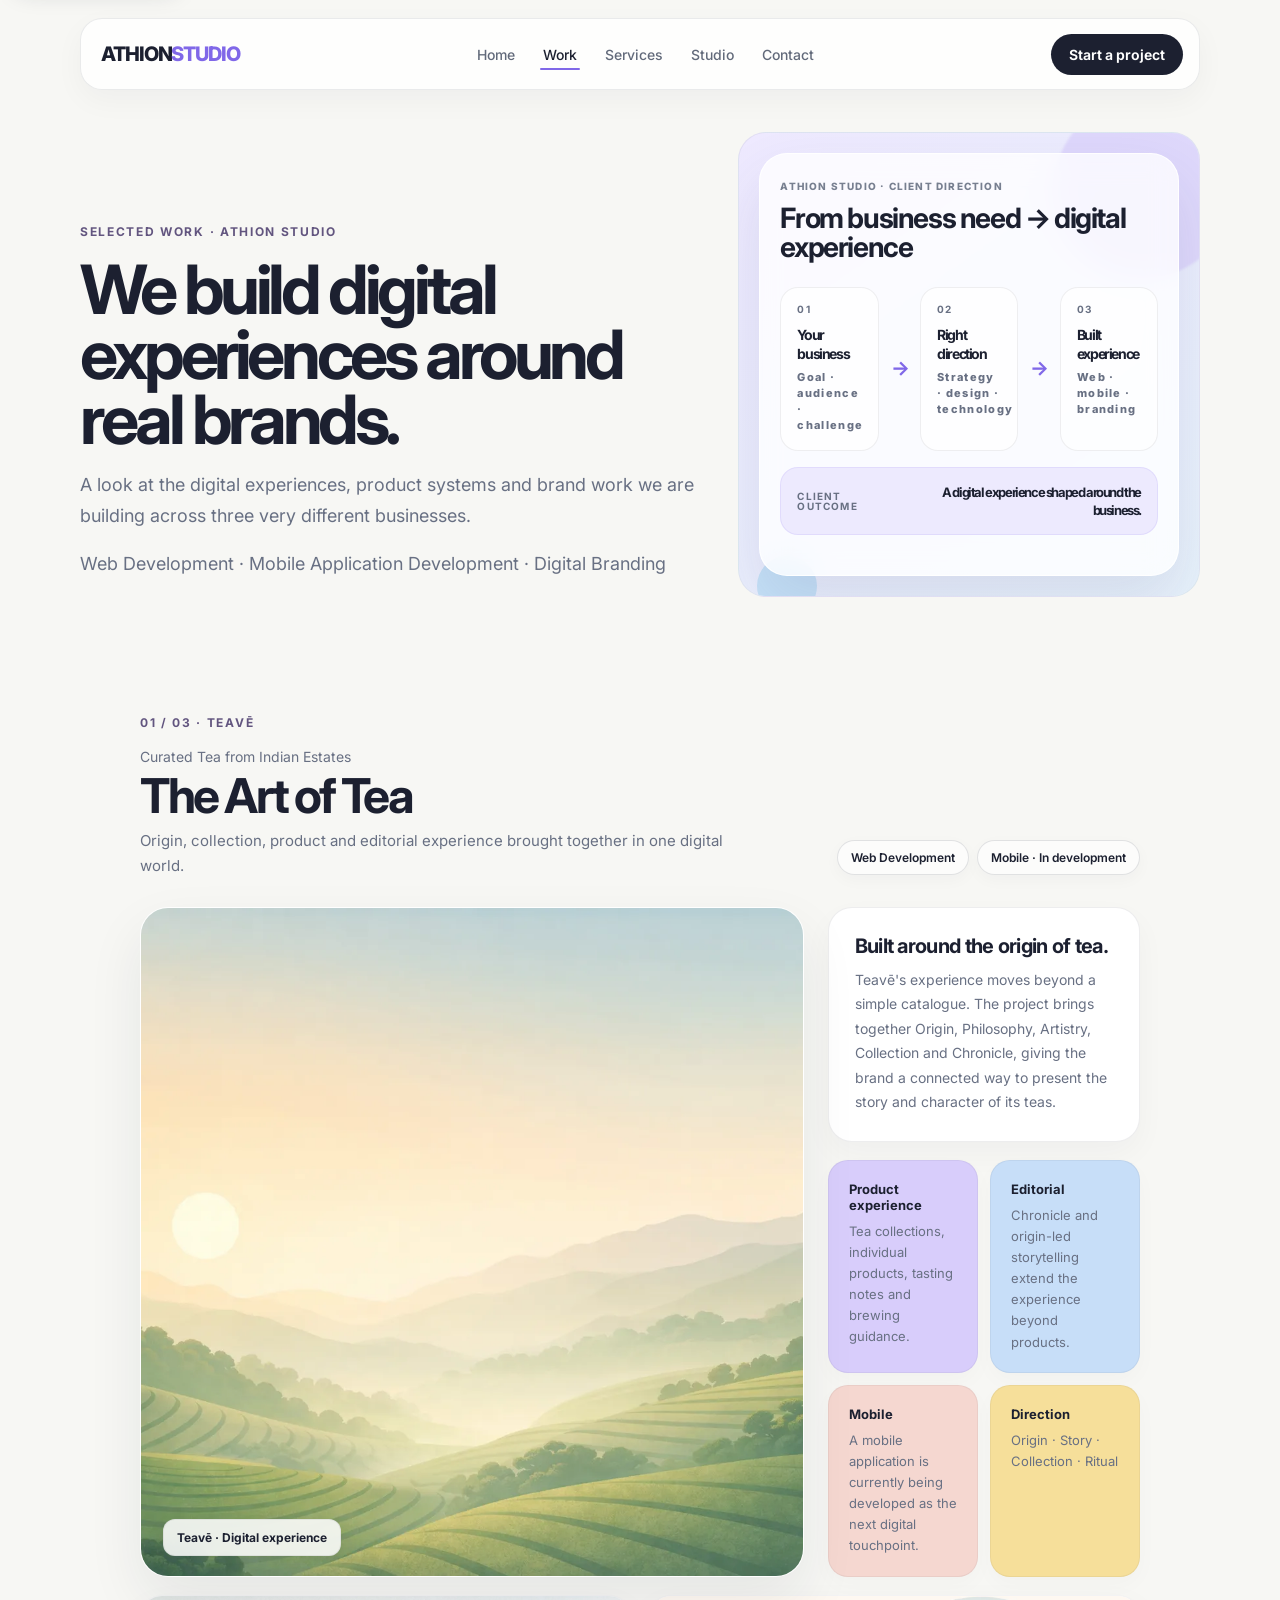
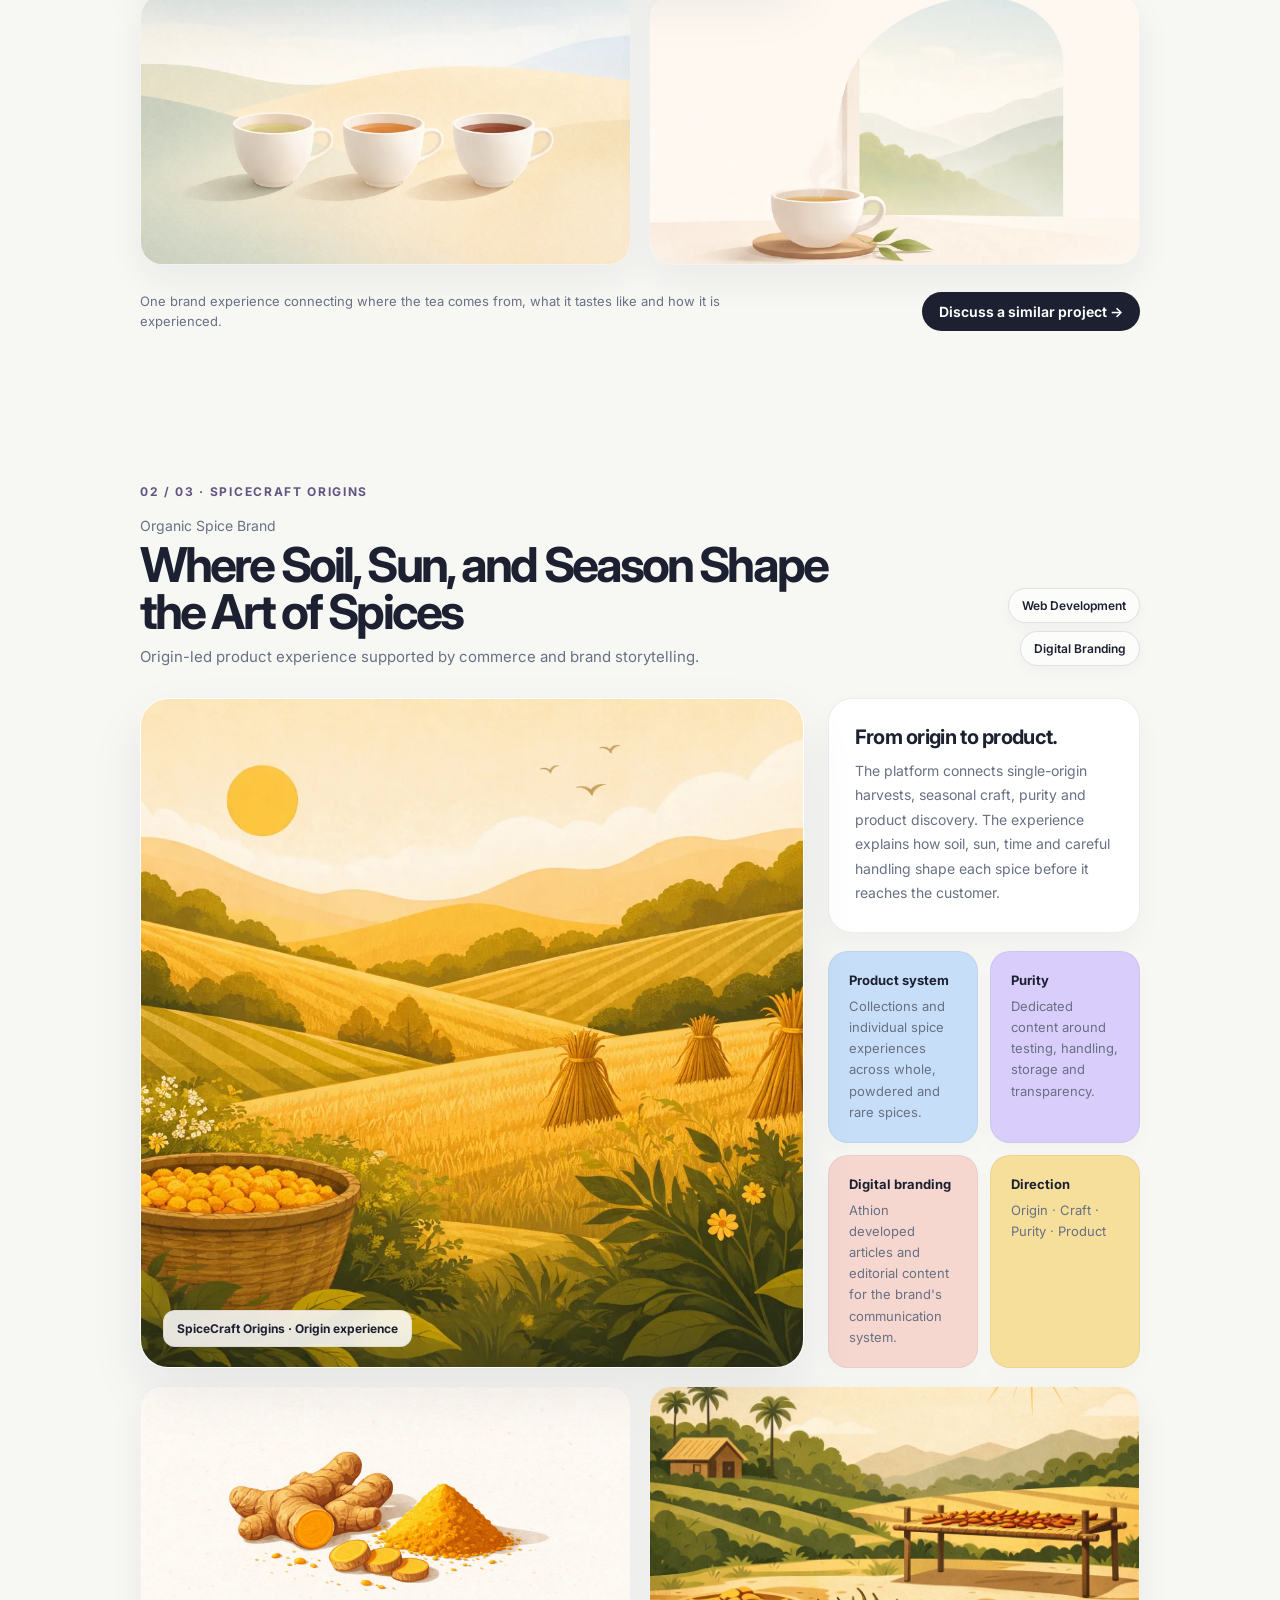
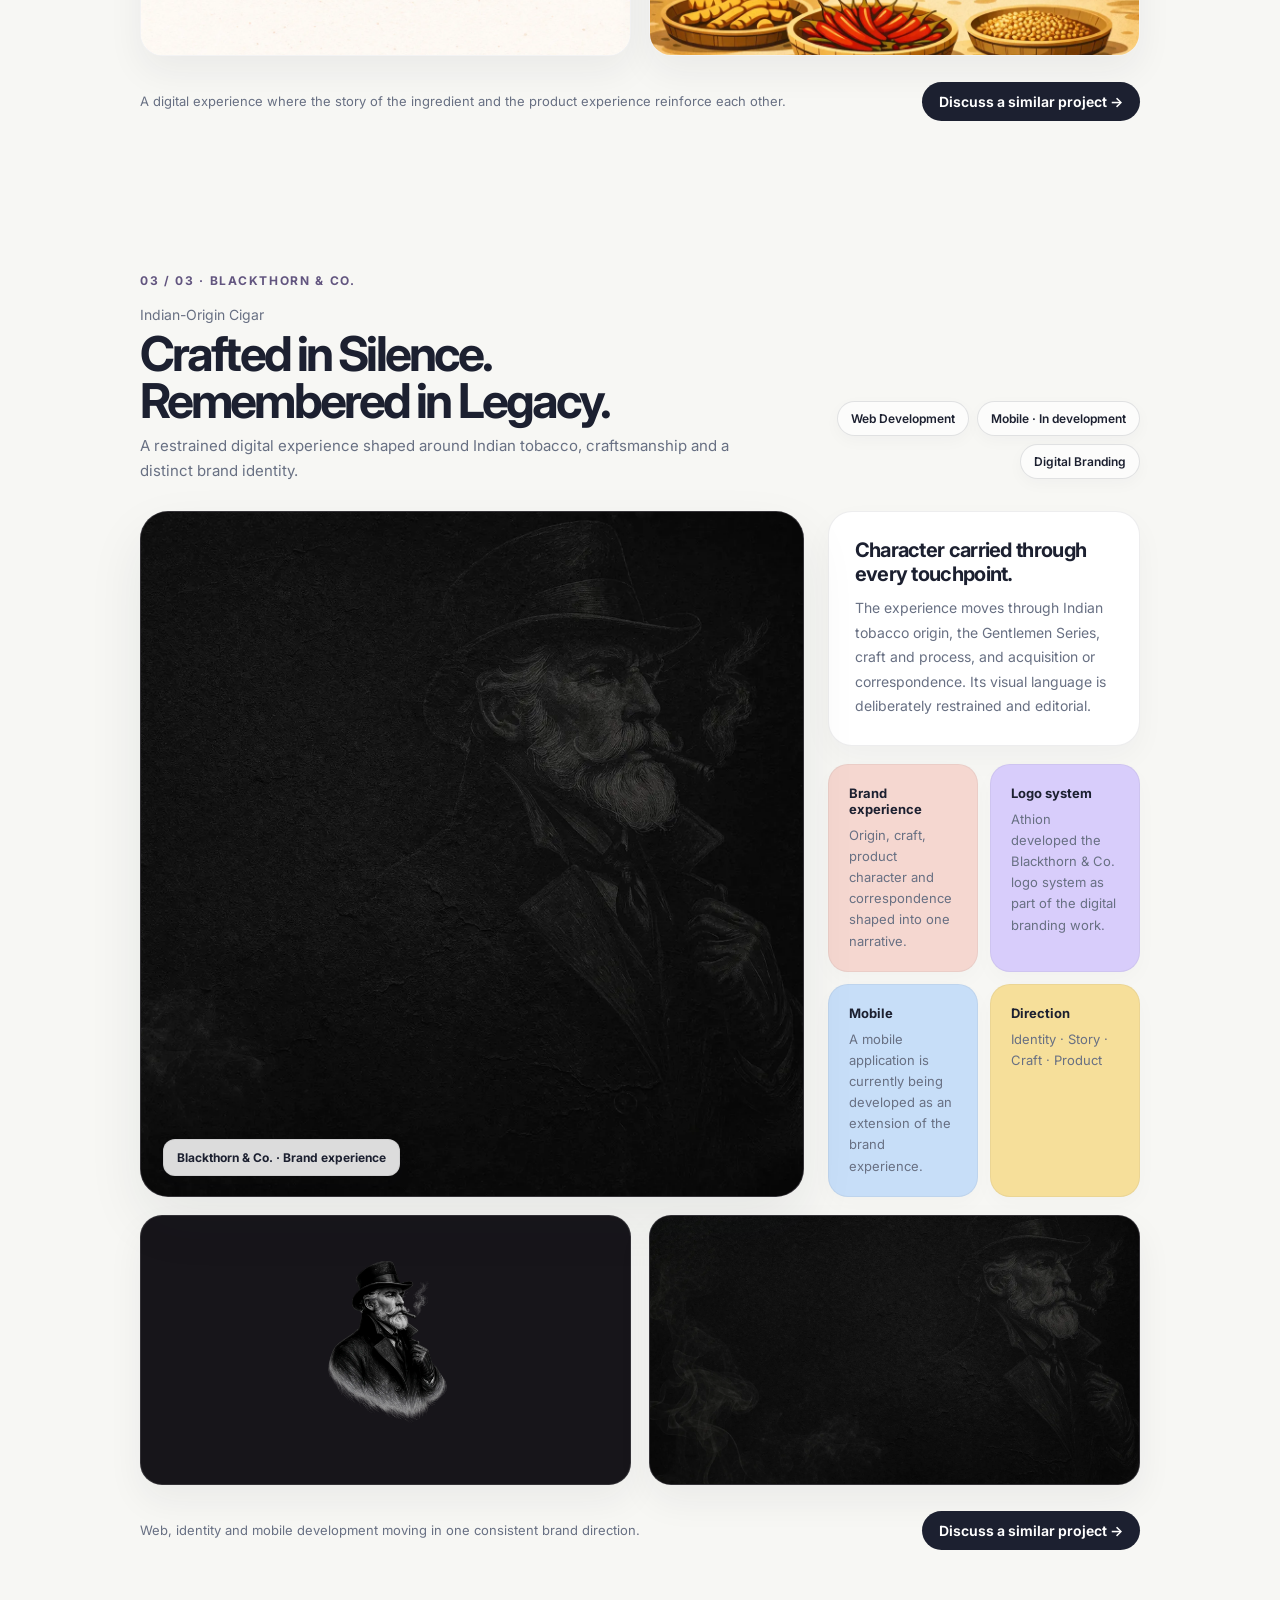
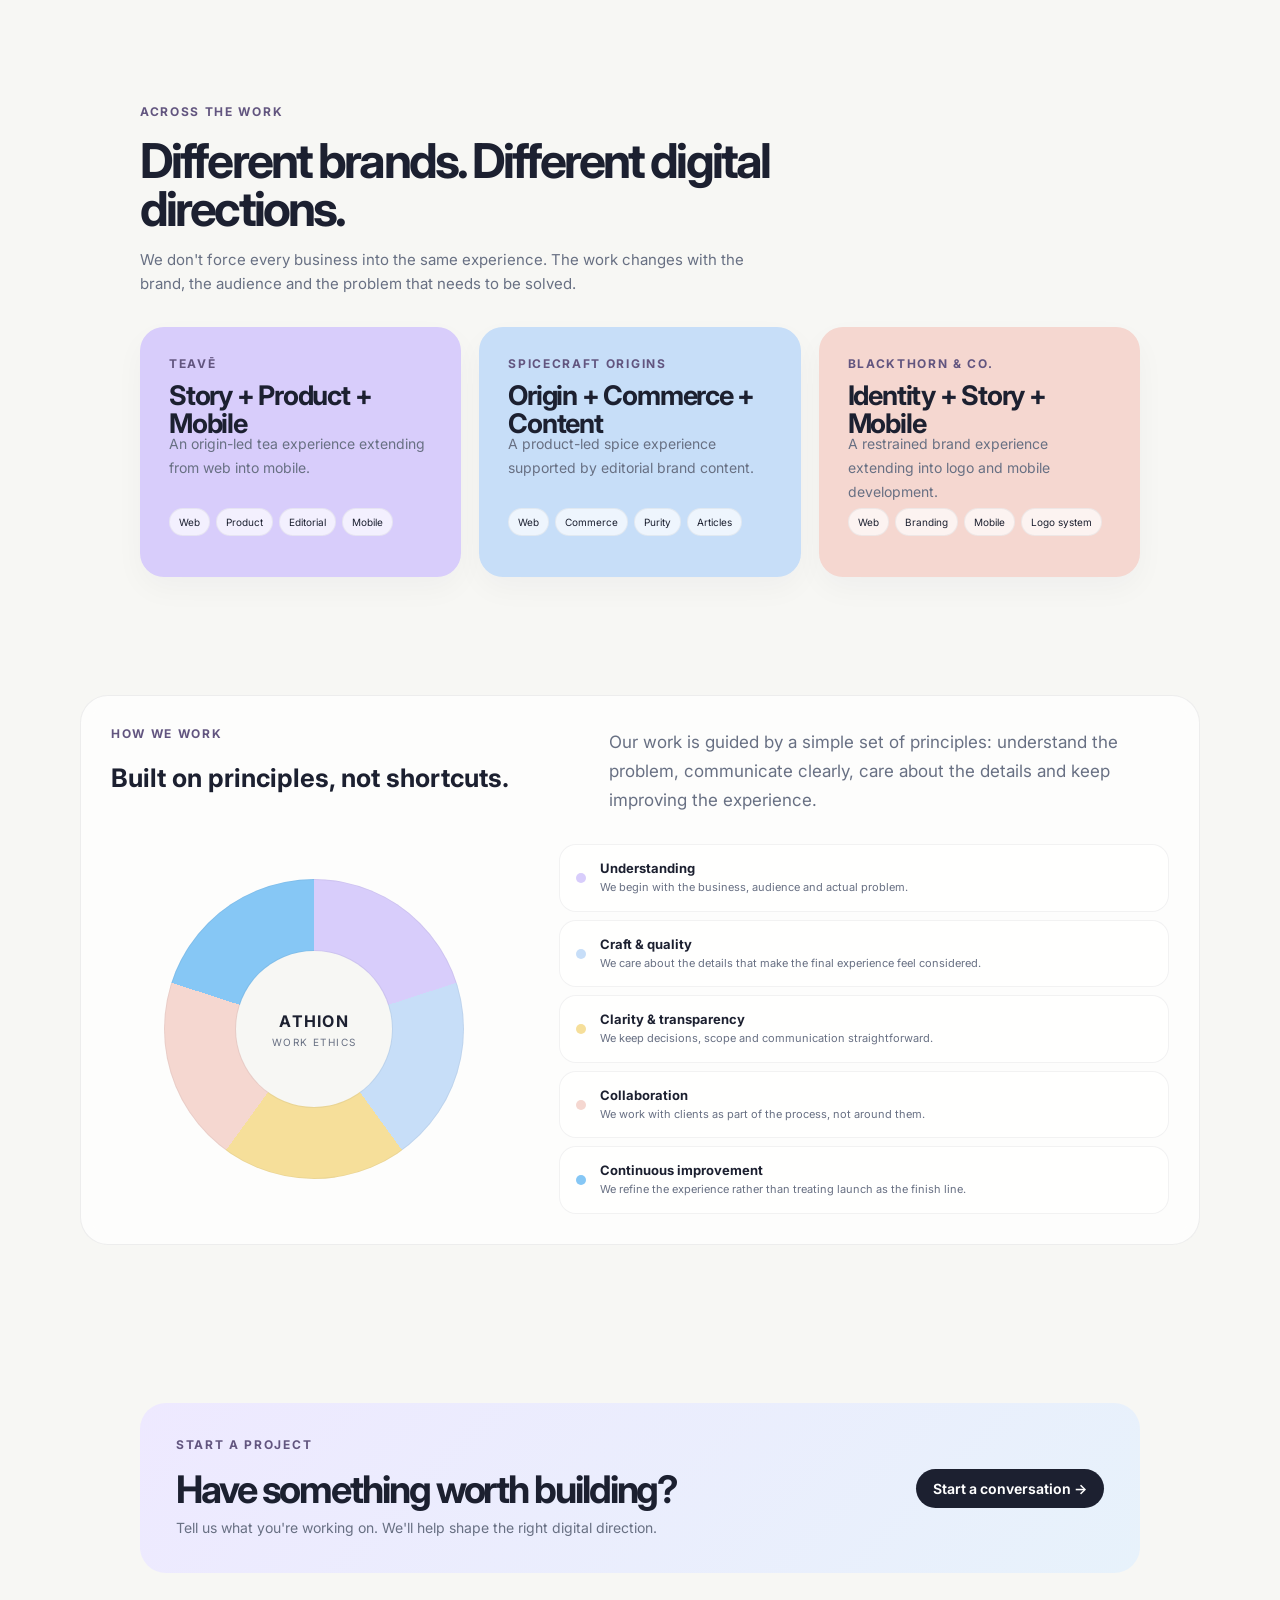
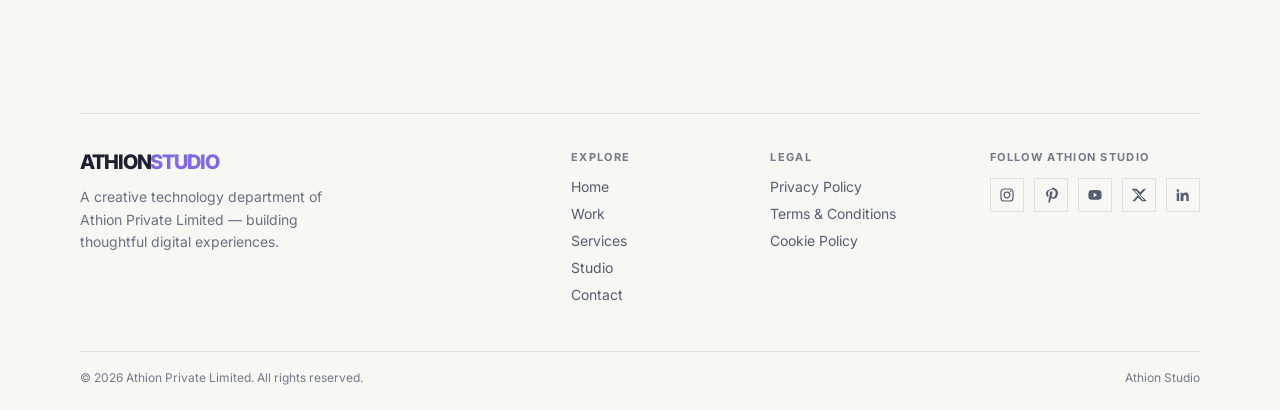
<file: work.html>
<!DOCTYPE html>

<html lang="en">
<head>
<meta charset="utf-8"/>
<meta content="width=device-width,initial-scale=1" name="viewport"/>
<title>Work | Athion Studio</title>
<link href="https://fonts.googleapis.com" rel="preconnect"/>
<link crossorigin="" href="https://fonts.gstatic.com" rel="preconnect"/>
<link href="https://fonts.googleapis.com/css2?family=Inter:wght@400;500;600;700;800&display=swap" rel="stylesheet" media="print" onload="this.media='all'"/>
<link href="css/style.css" rel="stylesheet"/>
<style>
.work-hero{
  padding-bottom:42px
}

.work-hero h1{
  max-width:850px
}

.work-intro{
  max-width:720px
}

.project{
  padding:76px 0
}

.project:nth-of-type(even){
  background:transparent
}

.project-top{
  display:flex;
  justify-content:space-between;
  gap:32px;
  align-items:flex-end;
  margin-bottom:28px
}

.project-top h2{
  margin:7px 0 10px
}

.project-kicker{
  color:#687083;
  font-size:14px
}

.project-capabilities{
  display:flex;
  flex-wrap:wrap;
  gap:8px;
  justify-content:flex-end
}

.pill{
  padding:9px 13px;
  border:1px solid rgba(28,32,48,.12);
  border-radius:999px;
  background:rgba(255,255,255,.62);
  font-size:12px;
  font-weight:600
}

.project-feature{
  display:grid;
  grid-template-columns:minmax(0,1.7fr) minmax(300px,.8fr);
  gap:24px;
  align-items:stretch
}

.project-main-visual{
  min-height:520px;
  border-radius:28px;
  overflow:hidden;
  position:relative;
  background:#fff
}

.project-main-visual img{
  width:100%;
  height:100%;
  min-height:520px;
  object-fit:cover;
  display:block
}

.project-main-visual .visual-label{
  position:absolute;
  left:22px;
  bottom:20px;
  padding:10px 13px;
  border-radius:12px;
  background:rgba(255,255,255,.86);
  backdrop-filter:blur(10px);
  font-size:12px;
  font-weight:700
}

.project-side{
  display:flex;
  flex-direction:column;
  gap:18px
}

.project-copy{
  padding:26px;
  border-radius:24px;
  background:#fff;
  border:1px solid rgba(28,32,48,.08)
}

.project-copy h3{
  margin:0 0 10px;
  font-size:20px
}

.project-copy p{
  margin:0;
  color:#687083;
  line-height:1.75
}

.project-meta{
  display:grid;
  grid-template-columns:1fr 1fr;
  gap:12px
}

.project-meta .meta-card{
  padding:20px;
  border-radius:20px
}

.meta-card strong{
  display:block;
  font-size:13px;
  margin-bottom:7px
}

.meta-card span{
  font-size:13px;
  color:#687083;
  line-height:1.55
}

.project-gallery{
  display:grid;
  grid-template-columns:1fr 1fr;
  gap:18px;
  margin-top:18px
}

.gallery-image{
  height:270px;
  border-radius:22px;
  overflow:hidden;
  background:#fff;
  border:1px solid rgba(28,32,48,.05)
}

.gallery-image img{
  width:100%;
  height:100%;
  object-fit:cover;
  display:block
}

.project-footer{
  display:flex;
  justify-content:space-between;
  align-items:center;
  gap:24px;
  margin-top:24px
}

.project-footer p{
  margin:0;
  color:#687083;
  max-width:650px
}

.scope-section{
  padding:78px 0
}

.scope-grid{
  display:grid;
  grid-template-columns:repeat(3,1fr);
  gap:18px;
  margin-top:28px;
  align-items:stretch
}

.scope-card{
  padding:28px;
  border-radius:24px;
  display:grid;
  grid-template-rows:18px 58px 58px auto;
  row-gap:0;
  min-height:250px
}

.scope-card .eyebrow{
  min-height:18px
}

.scope-card h3{
  margin:8px 0 0;
  min-height:58px;
  display:flex;
  align-items:flex-start
}

.scope-card p{
  color:#687083;
  line-height:1.7;
  margin:0;
  min-height:58px
}

.scope-card .scope-tags{
  margin:0;
  padding-top:18px;
  display:flex;
  flex-wrap:wrap;
  gap:6px;
  min-height:46px;
  align-content:flex-start;
  white-space:normal
}

.scope-tags span{
  font-size:10px;
  padding:7px 9px;
  border-radius:999px;
  background:rgba(255,255,255,.7)
}

/* Work principles */

.work-chart-section{
  padding:10px 0 82px
}

.work-chart{
  margin-top:30px;
  padding:30px;
  border-radius:28px;
  background:rgba(255,255,255,.72);
  border:1px solid rgba(28,32,48,.07);
  backdrop-filter:blur(10px)
}

.work-chart-head{
  display:flex;
  justify-content:space-between;
  gap:24px;
  align-items:flex-end;
  margin-bottom:30px
}

.work-chart-head p{
  max-width:560px;
  color:#687083;
  margin:0;
  line-height:1.7
}

.principles-chart{
  display:grid;
  grid-template-columns:minmax(260px,.9fr) minmax(0,1.35fr);
  gap:42px;
  align-items:center
}

.principles-pie-wrap{
  display:flex;
  justify-content:center;
  align-items:center
}

/* Non-numeric principles visual */
.principles-pie{
  width:300px;
  height:300px;
  border-radius:50%;
  position:relative;
  background:
    conic-gradient(
      #d8cdfb 0deg 72deg,
      #c7def8 72deg 144deg,
      #f6df9a 144deg 216deg,
      #f5d7d0 216deg 288deg,
      #86c7f5 288deg 360deg
    );
  transform:scale(.55) rotate(-18deg);
  opacity:.35;
  transition:
    transform 1.25s cubic-bezier(.22,.8,.22,1),
    opacity .8s ease;
  box-shadow:inset 0 0 0 1px rgba(28,32,48,.05)
}

.principles-pie:after{
  content:"";
  position:absolute;
  inset:24%;
  background:#f7f7f4;
  border-radius:50%;
  box-shadow:0 0 0 1px rgba(28,32,48,.06)
}

.principles-pie-center{
  position:absolute;
  z-index:2;
  inset:0;
  display:flex;
  align-items:center;
  justify-content:center;
  flex-direction:column;
  text-align:center
}

.principles-pie-center strong{
  font-size:16px;
  letter-spacing:.08em
}

.principles-pie-center span{
  font-size:10px;
  letter-spacing:.14em;
  color:#687083;
  margin-top:5px
}

.work-principles.is-visible .principles-pie{
  transform:scale(1) rotate(0deg);
  opacity:1
}

.principles-legend{
  display:grid;
  gap:8px
}

.principle-row{
  display:grid;
  grid-template-columns:12px minmax(0,1fr);
  gap:12px;
  align-items:center;
  padding:15px 16px;
  border-radius:17px;
  background:rgba(255,255,255,.62);
  border:1px solid rgba(28,32,48,.055)
}

.principle-dot{
  width:10px;
  height:10px;
  border-radius:50%
}

.principle-dot.p1{
  background:#d8cdfb
}

.principle-dot.p2{
  background:#c7def8
}

.principle-dot.p3{
  background:#f6df9a
}

.principle-dot.p4{
  background:#f5d7d0
}

.principle-dot.p5{
  background:#86c7f5
}

.principle-row strong{
  display:block;
  font-size:13px
}

.principle-row small{
  display:block;
  color:#687083;
  font-size:11px;
  line-height:1.5;
  margin-top:3px
}

.chart-note{
  margin:20px 0 0;
  color:#687083;
  font-size:12px;
  line-height:1.6
}

/* V1.21 — Blackthorn visual crop */
.blackthorn-main-visual img{
  object-position:right center
}

/* V1.22 — aligned scope cards + client-oriented Work hero visual */

.work-direction-panel h3{
  max-width:520px
}

.direction-steps{
  display:grid;
  grid-template-columns:minmax(0,1fr) auto minmax(0,1fr) auto minmax(0,1fr);
  gap:12px;
  align-items:stretch;
  margin-top:24px
}

.direction-step{
  padding:16px;
  border-radius:18px;
  background:rgba(255,255,255,.64);
  border:1px solid rgba(28,32,48,.07);
  min-height:108px
}

.direction-step span{
  display:block;
  font-size:10px;
  letter-spacing:.12em;
  color:#687083;
  margin-bottom:12px
}

.direction-step strong{
  display:block;
  font-size:14px;
  line-height:1.35
}

.direction-step small{
  display:block;
  margin-top:6px;
  color:#687083;
  font-size:11px;
  line-height:1.45
}

.direction-arrow{
  display:flex;
  align-items:center;
  justify-content:center;
  color:#8068e8;
  font-size:20px;
  font-weight:700
}

.direction-result{
  display:flex;
  justify-content:space-between;
  gap:20px;
  align-items:center;
  margin-top:16px;
  padding:15px 16px;
  border-radius:18px;
  background:rgba(216,205,251,.38);
  border:1px solid rgba(128,104,232,.12)
}

.direction-result span{
  font-size:10px;
  letter-spacing:.12em;
  font-weight:700;
  color:#687083
}

.direction-result strong{
  font-size:13px;
  line-height:1.4;
  text-align:right;
  max-width:310px
}

/* Responsive */

@media(max-width:900px){

  .project-feature{
    grid-template-columns:1fr
  }

  .project-top{
    align-items:flex-start;
    flex-direction:column
  }

  .project-capabilities{
    justify-content:flex-start
  }

  .scope-grid{
    grid-template-columns:1fr
  }

  .project-main-visual,
  .project-main-visual img{
    min-height:390px
  }

  .principles-chart{
    grid-template-columns:1fr
  }

  .principles-pie{
    width:260px;
    height:260px
  }

  .direction-steps{
    grid-template-columns:1fr
  }

  .direction-arrow{
    transform:rotate(90deg);
    min-height:18px
  }

  .direction-result{
    align-items:flex-start;
    flex-direction:column
  }

  .direction-result strong{
    text-align:left;
    max-width:none
  }
}

@media(max-width:600px){

  .project{
    padding:56px 0
  }

  .project-gallery{
    grid-template-columns:1fr
  }

  .gallery-image{
    height:230px
  }

  .project-meta{
    grid-template-columns:1fr
  }

  .project-footer{
    align-items:flex-start;
    flex-direction:column
  }

  .work-chart-head{
    display:block
  }

  .work-chart-head p{
    margin-top:12px
  }

  .principles-pie{
    width:230px;
    height:230px
  }
}
</style>
<meta content="Explore selected digital work by Athion Studio, including web experiences, product interfaces and brand-led digital projects." name="description"/><meta content="index,follow,max-image-preview:large,max-snippet:-1,max-video-preview:-1" name="robots"/><meta content="Athion Private Limited" name="author"/><meta content="#f7f7f4" name="theme-color"/><link href="https://athionstudio.com/work.html" rel="canonical"/><meta content="website" property="og:type"/><meta content="Athion Studio" property="og:site_name"/><meta content="Work | Athion Studio" property="og:title"/><meta content="Explore selected digital work by Athion Studio, including web experiences, product interfaces and brand-led digital projects." property="og:description"/><meta content="https://athionstudio.com/work.html" property="og:url"/><meta content="summary_large_image" name="twitter:card"/><meta content="Work | Athion Studio" name="twitter:title"/><meta content="Explore selected digital work by Athion Studio, including web experiences, product interfaces and brand-led digital projects." name="twitter:description"/><link href="assets/favicon.ico" rel="icon" sizes="any"/>
<link href="assets/athion-studio-favicon-32.png" rel="icon" sizes="32x32" type="image/png"/>
<link href="assets/athion-studio-favicon-180.png" rel="apple-touch-icon" sizes="180x180"/><script type="application/ld+json">{"@context":"https://schema.org","@type":"WebPage","name":"Work","description":"Explore selected digital work by Athion Studio across web development, mobile applications and digital branding.","url":"https://athionstudio.com/work.html","isPartOf":{"@type":"WebSite","name":"Athion Studio","url":"https://athionstudio.com/"},"inLanguage":"en-IN"}</script><meta content="en_IN" property="og:locale"/><meta content="https://athionstudio.com/assets/og-image.webp" property="og:image"/>
<meta content="image/webp" property="og:image:type"/><meta content="1200" property="og:image:width"/><meta content="630" property="og:image:height"/><meta content="Athion Studio — Creative technology for better digital experiences" property="og:image:alt"/><meta content="https://athionstudio.com/assets/og-image.webp" name="twitter:image"/><meta content="Athion Studio — Creative technology for better digital experiences" name="twitter:image:alt"/></head>
<body><a class="skip-link" href="#main-content">Skip to main content</a>
<div class="site">
<header class="nav wrap">
<a class="logo" href="index.html">
ATHION<span>STUDIO</span>
</a>
<nav aria-label="Primary navigation">
<a href="index.html">Home</a>
<a aria-current="page" class="active" href="work.html">Work</a>
<a href="services.html">Services</a>
<a href="studio.html">Studio</a>
<a href="contact.html">Contact</a>
</nav>
<button aria-controls="mobile-menu" aria-expanded="false" aria-label="Open navigation menu" class="mobile-menu-toggle" type="button"><span></span><span></span><span></span></button>
<div aria-hidden="true" class="mobile-menu" id="mobile-menu"><div class="mobile-menu-inner"><div class="mobile-menu-label">ATHION STUDIO · MENU</div><nav aria-label="Mobile navigation"><a href="index.html">Home</a><a aria-current="page" class="active" href="work.html">Work</a><a href="services.html">Services</a><a href="studio.html">Studio</a><a href="contact.html">Contact</a></nav><a class="dark-btn mobile-menu-cta" href="contact.html">Start a project →</a></div></div>
<a class="dark-btn nav-cta" href="contact.html">
Start a project
</a>
</header>
<main id="main-content">
<!-- WORK HERO -->
<section class="page-hero wrap work-hero">
<div class="page-hero-grid">
<div>
<div class="eyebrow">
Selected work · Athion Studio
</div>
<h1>
We build digital experiences around real brands.
</h1>
<p class="work-intro">
A look at the digital experiences, product systems and brand work we are building across three very different businesses.
</p>
<p class="small-note">
Web Development · Mobile Application Development · Digital Branding
</p>
</div>
<div class="page-hero-visual">
<div class="visual-panel work-direction-panel">
<small>
ATHION STUDIO · CLIENT DIRECTION
</small><h2>
From business need → digital experience

<div class="direction-steps">
<div class="direction-step">
<span>01</span>
<strong>Your business</strong>
<small>Goal · audience · challenge</small>
</div>
<div class="direction-arrow">→</div>
<div class="direction-step">
<span>02</span>
<strong>Right direction</strong>
<small>Strategy · design · technology</small>
</div>
<div class="direction-arrow">→</div>
<div class="direction-step">
<span>03</span>
<strong>Built experience</strong>
<small>Web · mobile · branding</small>
</div>
</div>
<div class="direction-result">
<span>CLIENT OUTCOME</span>
<strong>
A digital experience shaped around the business.
</strong>
</div>
</h2></div>
</div>
</div>
</section>
<!-- TEAVE -->
<section class="project">
<div class="wrap">
<div class="project-top">
<div>
<div class="eyebrow">
01 / 03 · Teavē
</div>
<div class="project-kicker">
Curated Tea from Indian Estates
</div>
<h2>
The Art of Tea
</h2>
<p>
Origin, collection, product and editorial experience brought together in one digital world.
</p>
</div>
<div class="project-capabilities">
<span class="pill">
Web Development
</span>
<span class="pill">
Mobile · In development
</span>
</div>
</div>
<div class="project-feature">
<div class="project-main-visual">
<img alt="Teavē digital experience" decoding="async" fetchpriority="high" height="1024" loading="eager" src="assets/work/teave/home.webp" width="1536"/>
<span class="visual-label">
Teavē · Digital experience
</span>
</div>
<div class="project-side">
<div class="project-copy">
<h3>
Built around the origin of tea.
</h3>
<p>
Teavē's experience moves beyond a simple catalogue. The project brings together Origin, Philosophy, Artistry, Collection and Chronicle, giving the brand a connected way to present the story and character of its teas.
</p>
</div>
<div class="project-meta">
<div class="meta-card lav">
<strong>Product experience</strong>
<span>
Tea collections, individual products, tasting notes and brewing guidance.
</span>
</div>
<div class="meta-card blue">
<strong>Editorial</strong>
<span>
Chronicle and origin-led storytelling extend the experience beyond products.
</span>
</div>
<div class="meta-card peach">
<strong>Mobile</strong>
<span>
A mobile application is currently being developed as the next digital touchpoint.
</span>
</div>
<div class="meta-card butter">
<strong>Direction</strong>
<span>
Origin · Story · Collection · Ritual
</span>
</div>
</div>
</div>
</div>
<div class="project-gallery">
<div class="gallery-image">
<img alt="Teavē product experience" decoding="async" height="1024" loading="lazy" src="assets/work/teave/product.webp" width="1536"/>
</div>
<div class="gallery-image">
<img alt="Teavē editorial experience" decoding="async" height="1024" loading="lazy" src="assets/work/teave/journal.webp" width="1536"/>
</div>
</div>
<div class="project-footer">
<p>
One brand experience connecting where the tea comes from, what it tastes like and how it is experienced.
</p>
<a class="dark-btn" href="contact.html">
Discuss a similar project →
</a>
</div>
</div>
</section>
<!-- SPICECRAFT -->
<section class="project">
<div class="wrap">
<div class="project-top">
<div>
<div class="eyebrow">
02 / 03 · SpiceCraft Origins
</div>
<div class="project-kicker">
Organic Spice Brand
</div>
<h2>
Where Soil, Sun, and Season Shape the Art of Spices
</h2>
<p>
Origin-led product experience supported by commerce and brand storytelling.
</p>
</div>
<div class="project-capabilities">
<span class="pill">
Web Development
</span>
<span class="pill">
Digital Branding
</span>
</div>
</div>
<div class="project-feature">
<div class="project-main-visual">
<img alt="SpiceCraft Origins digital experience" decoding="async" height="1024" loading="lazy" src="assets/work/spicecraft/origin.webp" width="1536"/>
<span class="visual-label">
SpiceCraft Origins · Origin experience
</span>
</div>
<div class="project-side">
<div class="project-copy">
<h3>
From origin to product.
</h3>
<p>
The platform connects single-origin harvests, seasonal craft, purity and product discovery. The experience explains how soil, sun, time and careful handling shape each spice before it reaches the customer.
</p>
</div>
<div class="project-meta">
<div class="meta-card blue">
<strong>Product system</strong>
<span>
Collections and individual spice experiences across whole, powdered and rare spices.
</span>
</div>
<div class="meta-card lav">
<strong>Purity</strong>
<span>
Dedicated content around testing, handling, storage and transparency.
</span>
</div>
<div class="meta-card peach">
<strong>Digital branding</strong>
<span>
Athion developed articles and editorial content for the brand's communication system.
</span>
</div>
<div class="meta-card butter">
<strong>Direction</strong>
<span>
Origin · Craft · Purity · Product
</span>
</div>
</div>
</div>
</div>
<div class="project-gallery">
<div class="gallery-image">
<img alt="SpiceCraft Origins product experience" decoding="async" height="1024" loading="lazy" src="assets/work/spicecraft/turmeric.webp" width="1536"/>
</div>
<div class="gallery-image">
<img alt="SpiceCraft Origins process storytelling" decoding="async" height="1024" loading="lazy" src="assets/work/spicecraft/process.webp" width="1024"/>
</div>
</div>
<div class="project-footer">
<p>
A digital experience where the story of the ingredient and the product experience reinforce each other.
</p>
<a class="dark-btn" href="contact.html">
Discuss a similar project →
</a>
</div>
</div>
</section>
<!-- BLACKTHORN -->
<section class="project">
<div class="wrap">
<div class="project-top">
<div>
<div class="eyebrow">
03 / 03 · Blackthorn &amp; Co.
</div>
<div class="project-kicker">
Indian-Origin Cigar
</div>
<h2>
Crafted in Silence. Remembered in Legacy.
</h2>
<p>
A restrained digital experience shaped around Indian tobacco, craftsmanship and a distinct brand identity.
</p>
</div>
<div class="project-capabilities">
<span class="pill">
Web Development
</span>
<span class="pill">
Mobile · In development
</span>
<span class="pill">
Digital Branding
</span>
</div>
</div>
<div class="project-feature">
<div class="project-main-visual blackthorn-main-visual" style="background:#17151a">
<img alt="Blackthorn &amp; Co. digital experience" decoding="async" height="1024" loading="lazy" src="assets/work/blackthorn/bg1.webp" width="1536"/>
<span class="visual-label">
Blackthorn &amp; Co. · Brand experience
</span>
</div>
<div class="project-side">
<div class="project-copy">
<h3>
Character carried through every touchpoint.
</h3>
<p>
The experience moves through Indian tobacco origin, the Gentlemen Series, craft and process, and acquisition or correspondence. Its visual language is deliberately restrained and editorial.
</p>
</div>
<div class="project-meta">
<div class="meta-card peach">
<strong>Brand experience</strong>
<span>
Origin, craft, product character and correspondence shaped into one narrative.
</span>
</div>
<div class="meta-card lav">
<strong>Logo system</strong>
<span>
Athion developed the Blackthorn &amp; Co. logo system as part of the digital branding work.
</span>
</div>
<div class="meta-card blue">
<strong>Mobile</strong>
<span>
A mobile application is currently being developed as an extension of the brand experience.
</span>
</div>
<div class="meta-card butter">
<strong>Direction</strong>
<span>
Identity · Story · Craft · Product
</span>
</div>
</div>
</div>
</div>
<div class="project-gallery">
<div class="gallery-image" style="background:#17151a">
<img alt="Blackthorn &amp; Co. logo system" decoding="async" height="1536" loading="lazy" src="assets/work/blackthorn/logo.webp" style="object-fit:contain;padding:34px" width="1024"/>
</div>
<div class="gallery-image" style="background:#17151a">
<img alt="Blackthorn &amp; Co. brand visual" decoding="async" height="1024" loading="lazy" src="assets/work/blackthorn/bg1.webp" width="1536"/>
</div>
</div>
<div class="project-footer">
<p>
Web, identity and mobile development moving in one consistent brand direction.
</p>
<a class="dark-btn" href="contact.html">
Discuss a similar project →
</a>
</div>
</div>
</section>
<!-- SCOPE -->
<section class="scope-section">
<div class="wrap">
<div class="inner-head">
<div class="eyebrow">
Across the work
</div>
<h2>
Different brands. Different digital directions.
</h2>
<p>
We don't force every business into the same experience. The work changes with the brand, the audience and the problem that needs to be solved.
</p>
</div>
<div class="scope-grid">
<article class="scope-card lav">
<div class="eyebrow">
Teavē
</div>
<h3>
Story + Product + Mobile
</h3>
<p>
An origin-led tea experience extending from web into mobile.
</p>
<div class="scope-tags">
<span>Web</span>
<span>Product</span>
<span>Editorial</span>
<span>Mobile</span>
</div>
</article>
<article class="scope-card blue">
<div class="eyebrow">
SpiceCraft Origins
</div>
<h3>
Origin + Commerce + Content
</h3>
<p>
A product-led spice experience supported by editorial brand content.
</p>
<div class="scope-tags">
<span>Web</span>
<span>Commerce</span>
<span>Purity</span>
<span>Articles</span>
</div>
</article>
<article class="scope-card peach">
<div class="eyebrow">
Blackthorn &amp; Co.
</div>
<h3>
Identity + Story + Mobile
</h3>
<p>
A restrained brand experience extending into logo and mobile development.
</p>
<div class="scope-tags">
<span>Web</span>
<span>Branding</span>
<span>Mobile</span>
<span>Logo system</span>
</div>
</article>
</div>
</div>
</section>
<!-- WORK PRINCIPLES -->
<section class="work-chart-section">
<div class="wrap">
<div class="work-chart work-principles" id="workPrinciplesChart">
<div class="work-chart-head">
<div>
<div class="eyebrow">
How we work
</div>
<h2>
Built on principles, not shortcuts.
</h2>
</div>
<p>
Our work is guided by a simple set of principles: understand the problem, communicate clearly, care about the details and keep improving the experience.
</p>
</div>
<div class="principles-chart">
<div class="principles-pie-wrap">
<div aria-label="Athion working principles" class="principles-pie">
<div class="principles-pie-center">
<strong>
ATHION
</strong>
<span>
WORK ETHICS
</span>
</div>
</div>
</div>
<div class="principles-legend">
<div class="principle-row">
<span class="principle-dot p1"></span>
<div>
<strong>
Understanding
</strong>
<small>
We begin with the business, audience and actual problem.
</small>
</div>
</div>
<div class="principle-row">
<span class="principle-dot p2"></span>
<div>
<strong>
Craft &amp; quality
</strong>
<small>
We care about the details that make the final experience feel considered.
</small>
</div>
</div>
<div class="principle-row">
<span class="principle-dot p3"></span>
<div>
<strong>
Clarity &amp; transparency
</strong>
<small>
We keep decisions, scope and communication straightforward.
</small>
</div>
</div>
<div class="principle-row">
<span class="principle-dot p4"></span>
<div>
<strong>
Collaboration
</strong>
<small>
We work with clients as part of the process, not around them.
</small>
</div>
</div>
<div class="principle-row">
<span class="principle-dot p5"></span>
<div>
<strong>
Continuous improvement
</strong>
<small>
We refine the experience rather than treating launch as the finish line.
</small>
</div>
</div>
</div>
</div>
</div>
</div>
</section>
<!-- CTA -->
<section class="inner-section">
<div class="cta-band">
<div>
<div class="eyebrow">
Start a project
</div>
<h2>
Have something worth building?
</h2>
<p>
Tell us what you're working on. We'll help shape the right digital direction.
</p>
</div>
<a class="dark-btn" href="contact.html">
Start a conversation →
</a>
</div>
</section>
</main>
<!-- FOOTER -->
<footer class="footer wrap">
<div class="footer-main">
<div class="footer-brand">
<div class="logo">
ATHION<span>STUDIO</span>
</div>
<p>
A creative technology department of Athion Private Limited — building thoughtful digital experiences.
</p>
</div>
<div class="footer-links">
<div>
<h4>
Explore
</h4>
<a href="index.html">Home</a>
<a href="work.html">Work</a>
<a href="services.html">Services</a>
<a href="studio.html">Studio</a>
<a href="contact.html">Contact</a>
</div>
<div>
<h4>
Legal
</h4>
<a href="legal/privacy.html">
Privacy Policy
</a>
<a href="legal/terms.html">
Terms &amp; Conditions
</a>
<a href="legal/cookies.html">
Cookie Policy
</a>
</div>
</div>
<div class="footer-social"><h2>Follow Athion Studio</h2><div aria-label="Athion Studio social media links" class="social-icons"><a aria-label="Instagram" class="social-icon" href="https://www.instagram.com/athionstudio/" rel="noopener noreferrer" target="_blank" title="Instagram"><svg aria-hidden="true" viewbox="0 0 24 24"><rect fill="none" height="18" rx="5" stroke="currentColor" stroke-width="1.8" width="18" x="3" y="3"></rect><circle cx="12" cy="12" fill="none" r="4.2" stroke="currentColor" stroke-width="1.8"></circle><circle cx="17.4" cy="6.7" fill="currentColor" r="1.1"></circle></svg></a><a aria-label="Pinterest" class="social-icon" href="https://www.pinterest.com/athionstudio/" rel="noopener noreferrer" target="_blank" title="Pinterest"><svg aria-hidden="true" viewbox="0 0 24 24"><path d="M12.1 3.2c-4.9 0-7.5 3.5-7.5 6.4 0 2.4.9 4.5 2.8 5.3.3.1.5 0 .6-.3l.4-1.5c.1-.3 0-.4-.2-.7-.5-.6-.8-1.4-.8-2.5 0-3.2 2.4-6.1 6.3-6.1 3.4 0 5.3 2.1 5.3 4.9 0 3.7-1.6 6.8-4 6.8-1.3 0-2.2-1.1-1.9-2.4.4-1.6 1.1-3.4 1.1-4.6 0-1.1-.6-2-1.8-2-1.4 0-2.5 1.4-2.5 3.2 0 1.2.4 2 .4 2s-1.5 6.3-1.8 7.4c-.5 2.2-.1 4.9-.1 5.2.1.2.3.2.4.1.2-.2 1.9-2.4 2.5-4.6.2-.6.9-3.7.9-3.7.5.9 1.8 1.7 3.2 1.7 4.2 0 7-3.8 7-8.9 0-3.9-3.3-7.7-8.3-7.7Z" fill="currentColor"></path></svg></a><a aria-label="YouTube" class="social-icon" href="https://www.youtube.com/@AthionStudio" rel="noopener noreferrer" target="_blank" title="YouTube"><svg aria-hidden="true" viewbox="0 0 24 24"><path d="M21.4 7.1a2.9 2.9 0 0 0-2-2C17.6 4.6 12 4.6 12 4.6s-5.6 0-7.4.5a2.9 2.9 0 0 0-2 2C2.1 8.9 2.1 12 2.1 12s0 3.1.5 4.9a2.9 2.9 0 0 0 2 2c1.8.5 7.4.5 7.4.5s5.6 0 7.4-.5a2.9 2.9 0 0 0 2-2c.5-1.8.5-4.9.5-4.9s0-3.1-.5-4.9Z" fill="currentColor"></path><path d="m10 15.5 5-3.5-5-3.5v7Z" fill="#fff"></path></svg></a><a aria-label="X" class="social-icon" href="https://x.com/AthionStudio" rel="noopener noreferrer" target="_blank" title="X"><svg aria-hidden="true" viewbox="0 0 24 24"><path d="M18.9 2.8h3.7l-8.1 9.3 9.5 9.1h-7.4l-5.8-5.6-4.9 5.6H2.2l7.8-8.9L.9 2.8h7.6l5.2 5.1 5.2-5.1Zm-1.3 16.8h2L7.5 5.1h-2l12.1 14.5Z" fill="currentColor"></path></svg></a><a aria-label="LinkedIn" class="social-icon" href="https://www.linkedin.com/in/athion-studio-913445441/" rel="noopener noreferrer" target="_blank" title="LinkedIn"><svg aria-hidden="true" viewbox="0 0 24 24"><path d="M4.4 3.2a2.1 2.1 0 1 1 0 4.2 2.1 2.1 0 0 1 0-4.2ZM2.6 8.8h3.6V21H2.6V8.8Zm5.8 0h3.4v1.7h.1c.5-1 1.8-2.1 3.8-2.1 4.1 0 4.9 2.7 4.9 6.2V21H17v-5.7c0-1.4 0-3.3-2-3.3s-2.3 1.5-2.3 3.2V21H8.4V8.8Z" fill="currentColor"></path></svg></a></div></div></div>
<div class="footer-bottom">
<span>
© 2026 Athion Private Limited. All rights reserved.
</span>
<span>
Athion Studio
</span>
</div>
</footer>
</div>
<script>

(function(){

const chart =
document.getElementById('workPrinciplesChart');

if(!chart) return;

const reduced =
window.matchMedia(
'(prefers-reduced-motion: reduce)'
).matches;

if(reduced){

chart.classList.add('is-visible');

return;

}

const observer =
new IntersectionObserver(
entries => {

entries.forEach(entry => {

if(entry.isIntersecting){

chart.classList.add('is-visible');

observer.unobserve(chart);

}

});

},
{
threshold:.25
}
);

observer.observe(chart);

})();

</script>
<script src="js/script.js"></script>
</body>
</html>
</file>
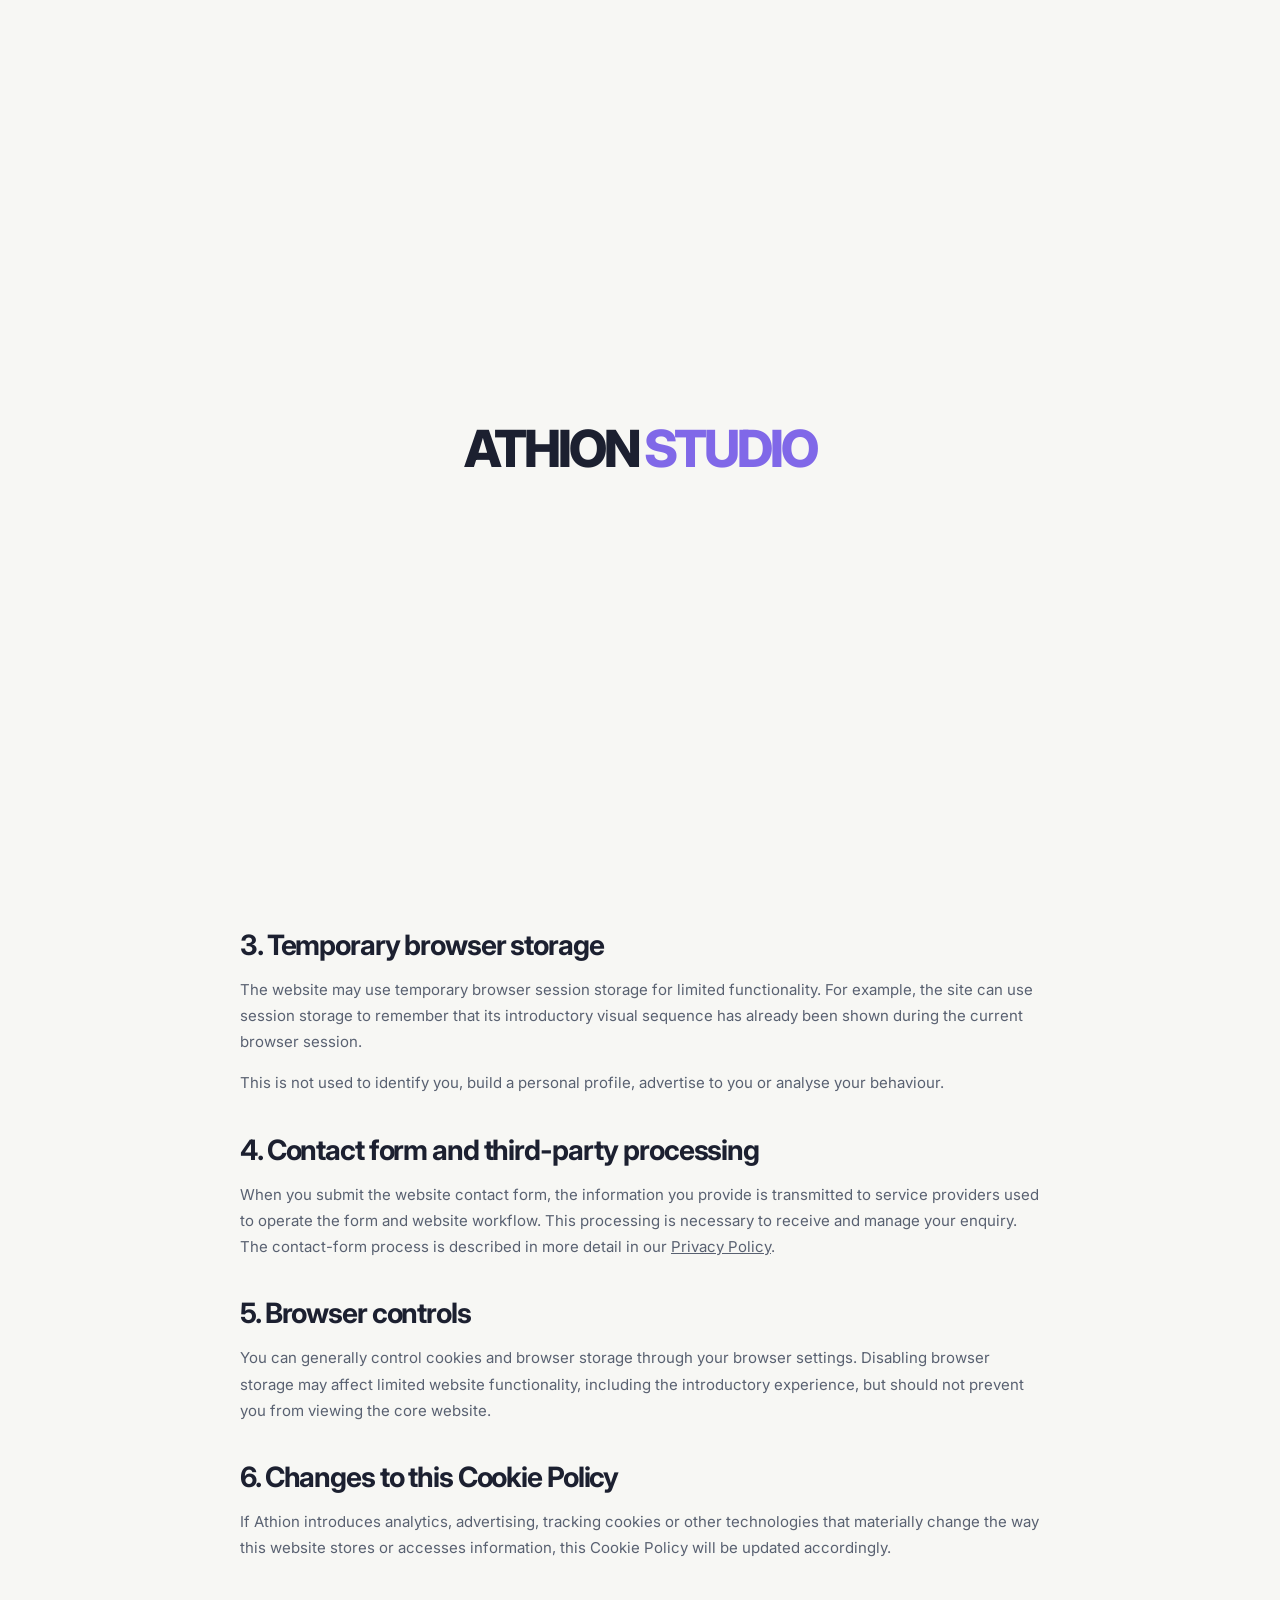
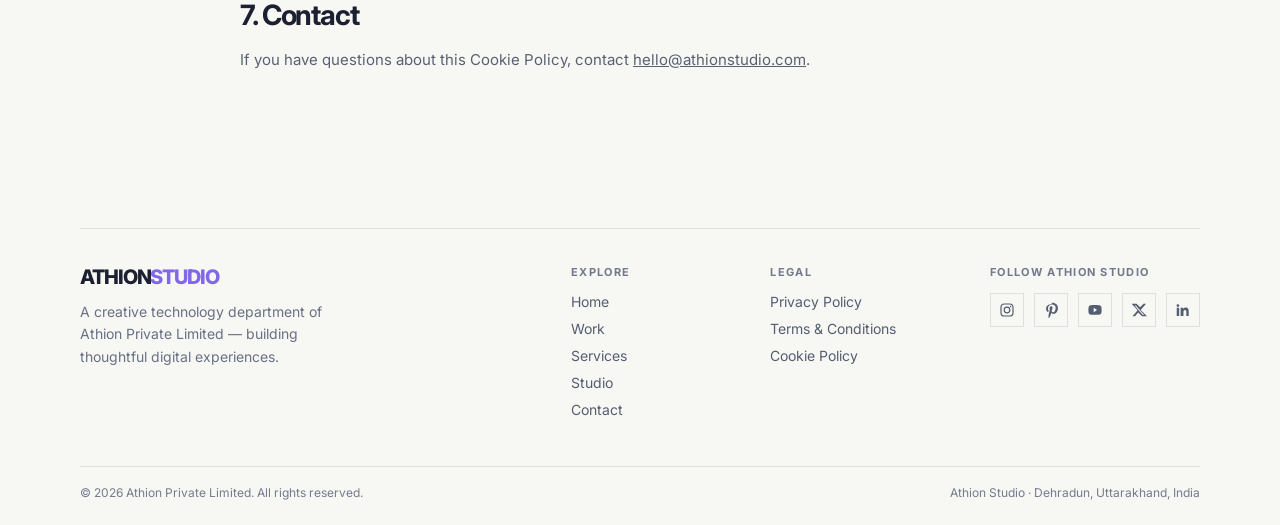
<file: legal/cookies.html>
<!DOCTYPE html>

<html lang="en"><head><meta charset="utf-8"/><meta content="width=device-width,initial-scale=1" name="viewport"/><meta content="Read the Athion Studio cookie policy explaining the limited use of cookies, browser storage and related website technologies." name="description"/><title>Cookie Policy | Athion Studio</title><link href="https://fonts.googleapis.com" rel="preconnect"/><link crossorigin="" href="https://fonts.gstatic.com" rel="preconnect"/><link href="https://fonts.googleapis.com/css2?family=Inter:wght@400;500;600;700;800&amp;display=swap" rel="stylesheet"/><link href="../css/style.css" rel="stylesheet"/><meta content="index,follow,max-image-preview:large,max-snippet:-1,max-video-preview:-1" name="robots"/><meta content="Athion Private Limited" name="author"/><meta content="#f7f7f4" name="theme-color"/><link href="https://athionstudio.com/legal/cookies.html" rel="canonical"/><meta content="website" property="og:type"/><meta content="Athion Studio" property="og:site_name"/><meta content="Cookie Policy | Athion Studio" property="og:title"/><meta content="Read the Athion Studio cookie policy explaining the limited use of cookies, browser storage and related website technologies." property="og:description"/><meta content="https://athionstudio.com/legal/cookies.html" property="og:url"/><meta content="summary_large_image" name="twitter:card"/><meta content="Cookie Policy | Athion Studio" name="twitter:title"/><meta content="Read the Athion Studio cookie policy explaining the limited use of cookies, browser storage and related website technologies." name="twitter:description"/><link href="../assets/favicon.ico" rel="icon" sizes="any"/>
<link href="../assets/athion-studio-favicon-32.png" rel="icon" sizes="32x32" type="image/png"/>
<link href="../assets/athion-studio-favicon-180.png" rel="apple-touch-icon" sizes="180x180"/><script type="application/ld+json">{"@context":"https://schema.org","@type":"WebPage","name":"Cookie Policy","description":"Read the Cookie Policy for the current Athion Studio website and its browser technologies.","url":"https://athionstudio.com/legal/cookies.html","isPartOf":{"@type":"WebSite","name":"Athion Studio","url":"https://athionstudio.com/"},"inLanguage":"en-IN"}</script><meta content="en_IN" property="og:locale"/><meta content="https://athionstudio.com/assets/og-image.webp" property="og:image"/>
<meta content="image/webp" property="og:image:type"/><meta content="1200" property="og:image:width"/><meta content="630" property="og:image:height"/><meta content="Athion Studio — Creative technology for better digital experiences" property="og:image:alt"/><meta content="https://athionstudio.com/assets/og-image.webp" name="twitter:image"/><meta content="Athion Studio — Creative technology for better digital experiences" name="twitter:image:alt"/></head><body><a class="skip-link" href="#main-content">Skip to main content</a><div class="site"><header class="nav wrap"><a class="logo" href="../index.html">ATHION<span>STUDIO</span></a><nav aria-label="Primary navigation"><a href="../index.html">Home</a><a href="../work.html">Work</a><a href="../services.html">Services</a><a href="../studio.html">Studio</a><a href="../contact.html">Contact</a></nav>
<button aria-controls="mobile-menu" aria-expanded="false" aria-label="Open navigation menu" class="mobile-menu-toggle" type="button"><span></span><span></span><span></span></button>
<div aria-hidden="true" class="mobile-menu" id="mobile-menu"><div class="mobile-menu-inner"><div class="mobile-menu-label">ATHION STUDIO · MENU</div><nav aria-label="Mobile navigation"><a href="../index.html">Home</a><a href="../work.html">Work</a><a href="../services.html">Services</a><a href="../studio.html">Studio</a><a href="../contact.html">Contact</a></nav><a class="dark-btn mobile-menu-cta" href="../contact.html">Start a project →</a></div></div><a class="dark-btn nav-cta" href="../contact.html">Start a project</a></header><main id="main-content"><section class="page-hero wrap"><div class="page-hero-grid"><div><div class="eyebrow">Legal · Cookies</div><h1>Cookie Policy</h1><p>A straightforward explanation of the limited cookies and browser technologies used by the current Athion Studio website.</p></div><div class="page-hero-visual"><div class="visual-panel"><small>ATHION STUDIO · LEGAL</small><h2>Cookie Policy<div class="visual-flow"><div class="visual-chip">Clear</div><div class="visual-chip">Practical</div><div class="visual-chip">Transparent</div><div class="visual-arrow">→</div><div class="visual-chip">Athion Private Limited</div></div></h2></div></div></div></section><section class="inner-section"><div class="legal-copy"><div class="eyebrow">Last updated · 2 October 2026</div>
<h2>1. What this policy covers</h2><p>This Cookie Policy explains the cookies and similar browser technologies used by the current Athion Studio website, operated by Athion Private Limited.</p>
<h2>2. Cookies</h2><p>The current Athion Studio website does not intentionally use advertising cookies, analytics cookies, retargeting cookies or other tracking cookies to profile visitors.</p><p>We therefore do not use a cookie banner for advertising or analytics consent on the current version of the website.</p>
<h2>3. Temporary browser storage</h2><p>The website may use temporary browser session storage for limited functionality. For example, the site can use session storage to remember that its introductory visual sequence has already been shown during the current browser session.</p><p>This is not used to identify you, build a personal profile, advertise to you or analyse your behaviour.</p>
<h2>4. Contact form and third-party processing</h2><p>When you submit the website contact form, the information you provide is transmitted to service providers used to operate the form and website workflow. This processing is necessary to receive and manage your enquiry. The contact-form process is described in more detail in our <a href="../legal/privacy.html">Privacy Policy</a>.</p>
<h2>5. Browser controls</h2><p>You can generally control cookies and browser storage through your browser settings. Disabling browser storage may affect limited website functionality, including the introductory experience, but should not prevent you from viewing the core website.</p>
<h2>6. Changes to this Cookie Policy</h2><p>If Athion introduces analytics, advertising, tracking cookies or other technologies that materially change the way this website stores or accesses information, this Cookie Policy will be updated accordingly.</p>
<h2>7. Contact</h2><p>If you have questions about this Cookie Policy, contact <a href="mailto:hello@athionstudio.com">hello@athionstudio.com</a>.</p></div></section></main><footer class="footer wrap"><div class="footer-main"><div class="footer-brand"><div class="logo">ATHION<span>STUDIO</span></div><p>A creative technology department of Athion Private Limited — building thoughtful digital experiences.</p></div><div class="footer-links"><div><h2>Explore</h2><a href="../index.html">Home</a><a href="../work.html">Work</a><a href="../services.html">Services</a><a href="../studio.html">Studio</a><a href="../contact.html">Contact</a></div><div><h2>Legal</h2><a href="../legal/privacy.html">Privacy Policy</a><a href="../legal/terms.html">Terms &amp; Conditions</a><a href="../legal/cookies.html">Cookie Policy</a></div></div><div class="footer-social"><h2>Follow Athion Studio</h2><div aria-label="Athion Studio social media links" class="social-icons"><a aria-label="Instagram" class="social-icon" href="https://www.instagram.com/athionstudio/" rel="noopener noreferrer" target="_blank" title="Instagram"><svg aria-hidden="true" viewbox="0 0 24 24"><rect fill="none" height="18" rx="5" stroke="currentColor" stroke-width="1.8" width="18" x="3" y="3"></rect><circle cx="12" cy="12" fill="none" r="4.2" stroke="currentColor" stroke-width="1.8"></circle><circle cx="17.4" cy="6.7" fill="currentColor" r="1.1"></circle></svg></a><a aria-label="Pinterest" class="social-icon" href="https://www.pinterest.com/athionstudio/" rel="noopener noreferrer" target="_blank" title="Pinterest"><svg aria-hidden="true" viewbox="0 0 24 24"><path d="M12.1 3.2c-4.9 0-7.5 3.5-7.5 6.4 0 2.4.9 4.5 2.8 5.3.3.1.5 0 .6-.3l.4-1.5c.1-.3 0-.4-.2-.7-.5-.6-.8-1.4-.8-2.5 0-3.2 2.4-6.1 6.3-6.1 3.4 0 5.3 2.1 5.3 4.9 0 3.7-1.6 6.8-4 6.8-1.3 0-2.2-1.1-1.9-2.4.4-1.6 1.1-3.4 1.1-4.6 0-1.1-.6-2-1.8-2-1.4 0-2.5 1.4-2.5 3.2 0 1.2.4 2 .4 2s-1.5 6.3-1.8 7.4c-.5 2.2-.1 4.9-.1 5.2.1.2.3.2.4.1.2-.2 1.9-2.4 2.5-4.6.2-.6.9-3.7.9-3.7.5.9 1.8 1.7 3.2 1.7 4.2 0 7-3.8 7-8.9 0-3.9-3.3-7.7-8.3-7.7Z" fill="currentColor"></path></svg></a><a aria-label="YouTube" class="social-icon" href="https://www.youtube.com/@AthionStudio" rel="noopener noreferrer" target="_blank" title="YouTube"><svg aria-hidden="true" viewbox="0 0 24 24"><path d="M21.4 7.1a2.9 2.9 0 0 0-2-2C17.6 4.6 12 4.6 12 4.6s-5.6 0-7.4.5a2.9 2.9 0 0 0-2 2C2.1 8.9 2.1 12 2.1 12s0 3.1.5 4.9a2.9 2.9 0 0 0 2 2c1.8.5 7.4.5 7.4.5s5.6 0 7.4-.5a2.9 2.9 0 0 0 2-2c.5-1.8.5-4.9.5-4.9s0-3.1-.5-4.9Z" fill="currentColor"></path><path d="m10 15.5 5-3.5-5-3.5v7Z" fill="#fff"></path></svg></a><a aria-label="X" class="social-icon" href="https://x.com/AthionStudio" rel="noopener noreferrer" target="_blank" title="X"><svg aria-hidden="true" viewbox="0 0 24 24"><path d="M18.9 2.8h3.7l-8.1 9.3 9.5 9.1h-7.4l-5.8-5.6-4.9 5.6H2.2l7.8-8.9L.9 2.8h7.6l5.2 5.1 5.2-5.1Zm-1.3 16.8h2L7.5 5.1h-2l12.1 14.5Z" fill="currentColor"></path></svg></a><a aria-label="LinkedIn" class="social-icon" href="https://www.linkedin.com/in/athion-studio-913445441/" rel="noopener noreferrer" target="_blank" title="LinkedIn"><svg aria-hidden="true" viewbox="0 0 24 24"><path d="M4.4 3.2a2.1 2.1 0 1 1 0 4.2 2.1 2.1 0 0 1 0-4.2ZM2.6 8.8h3.6V21H2.6V8.8Zm5.8 0h3.4v1.7h.1c.5-1 1.8-2.1 3.8-2.1 4.1 0 4.9 2.7 4.9 6.2V21H17v-5.7c0-1.4 0-3.3-2-3.3s-2.3 1.5-2.3 3.2V21H8.4V8.8Z" fill="currentColor"></path></svg></a></div></div></div><div class="footer-bottom"><span>© 2026 Athion Private Limited. All rights reserved.</span><span>Athion Studio · Dehradun, Uttarakhand, India</span></div></footer><script src="../js/script.js"></script></div></body></html>
</file>
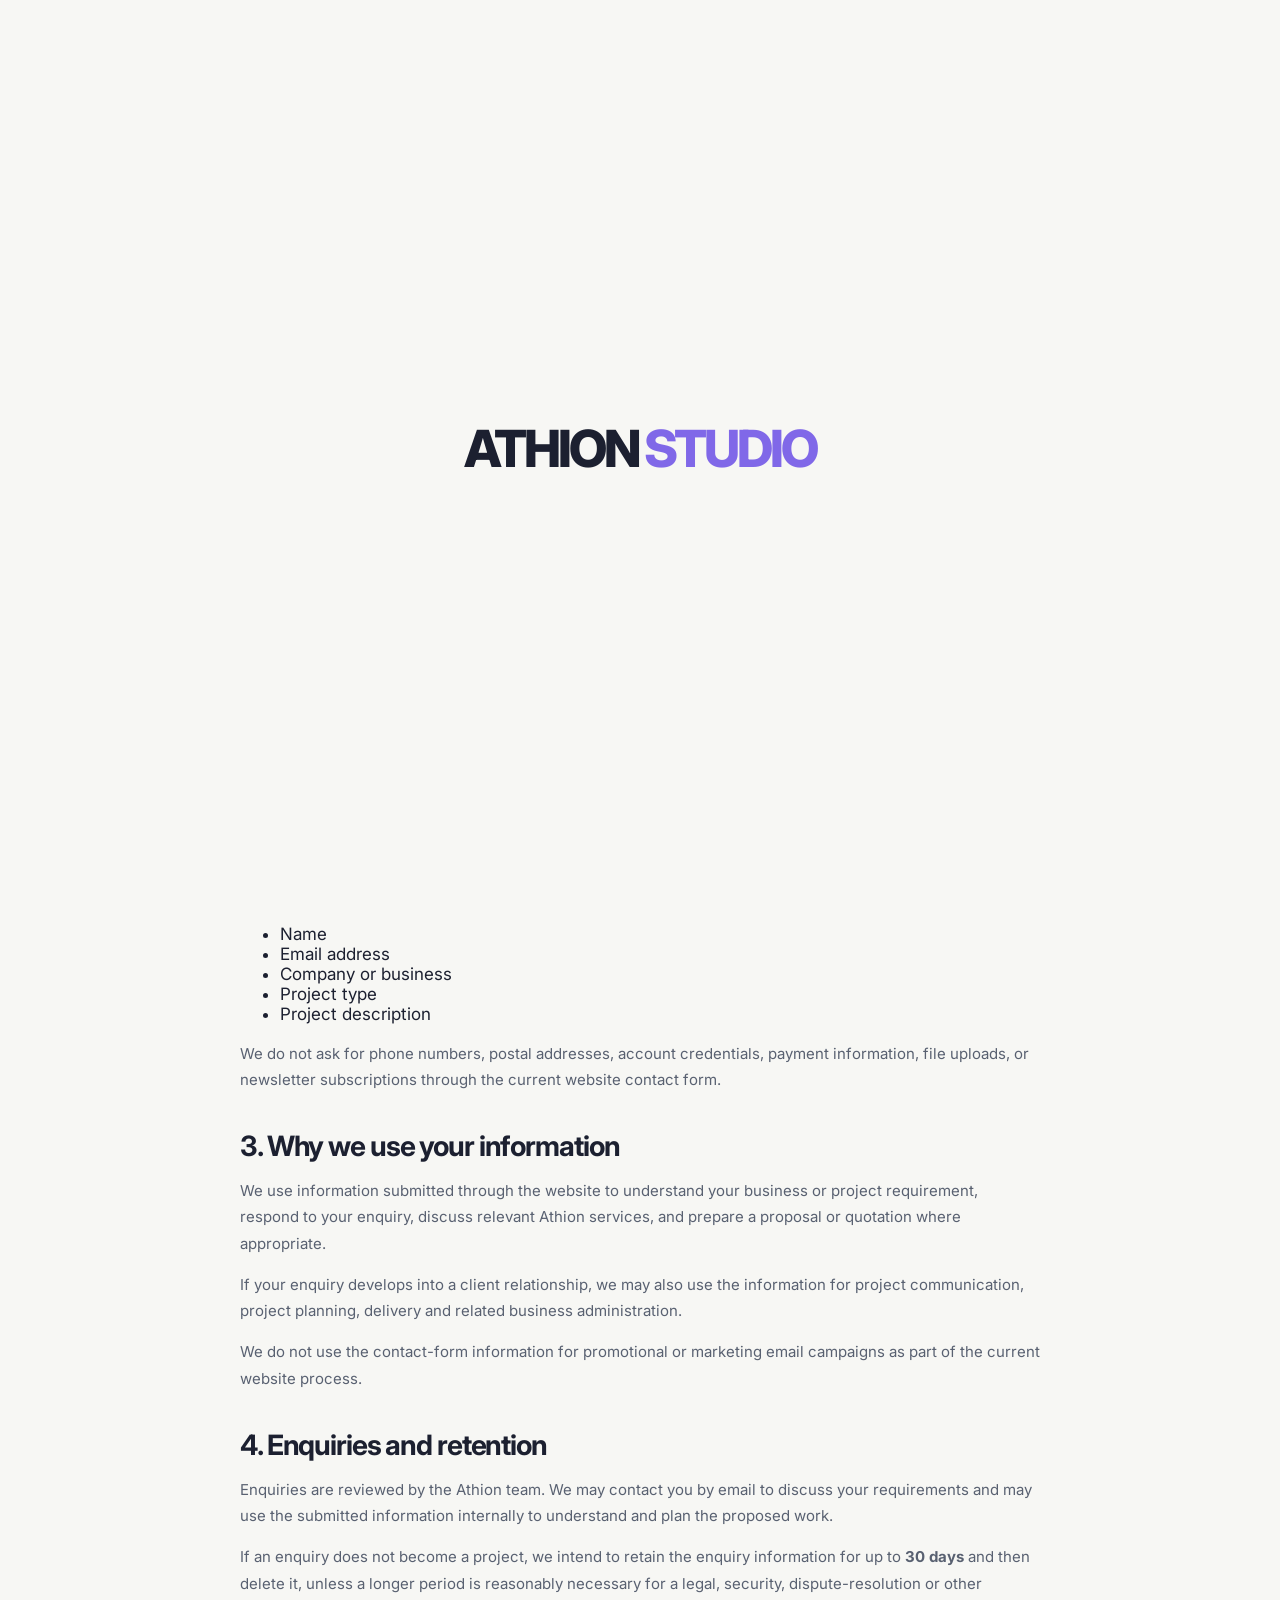
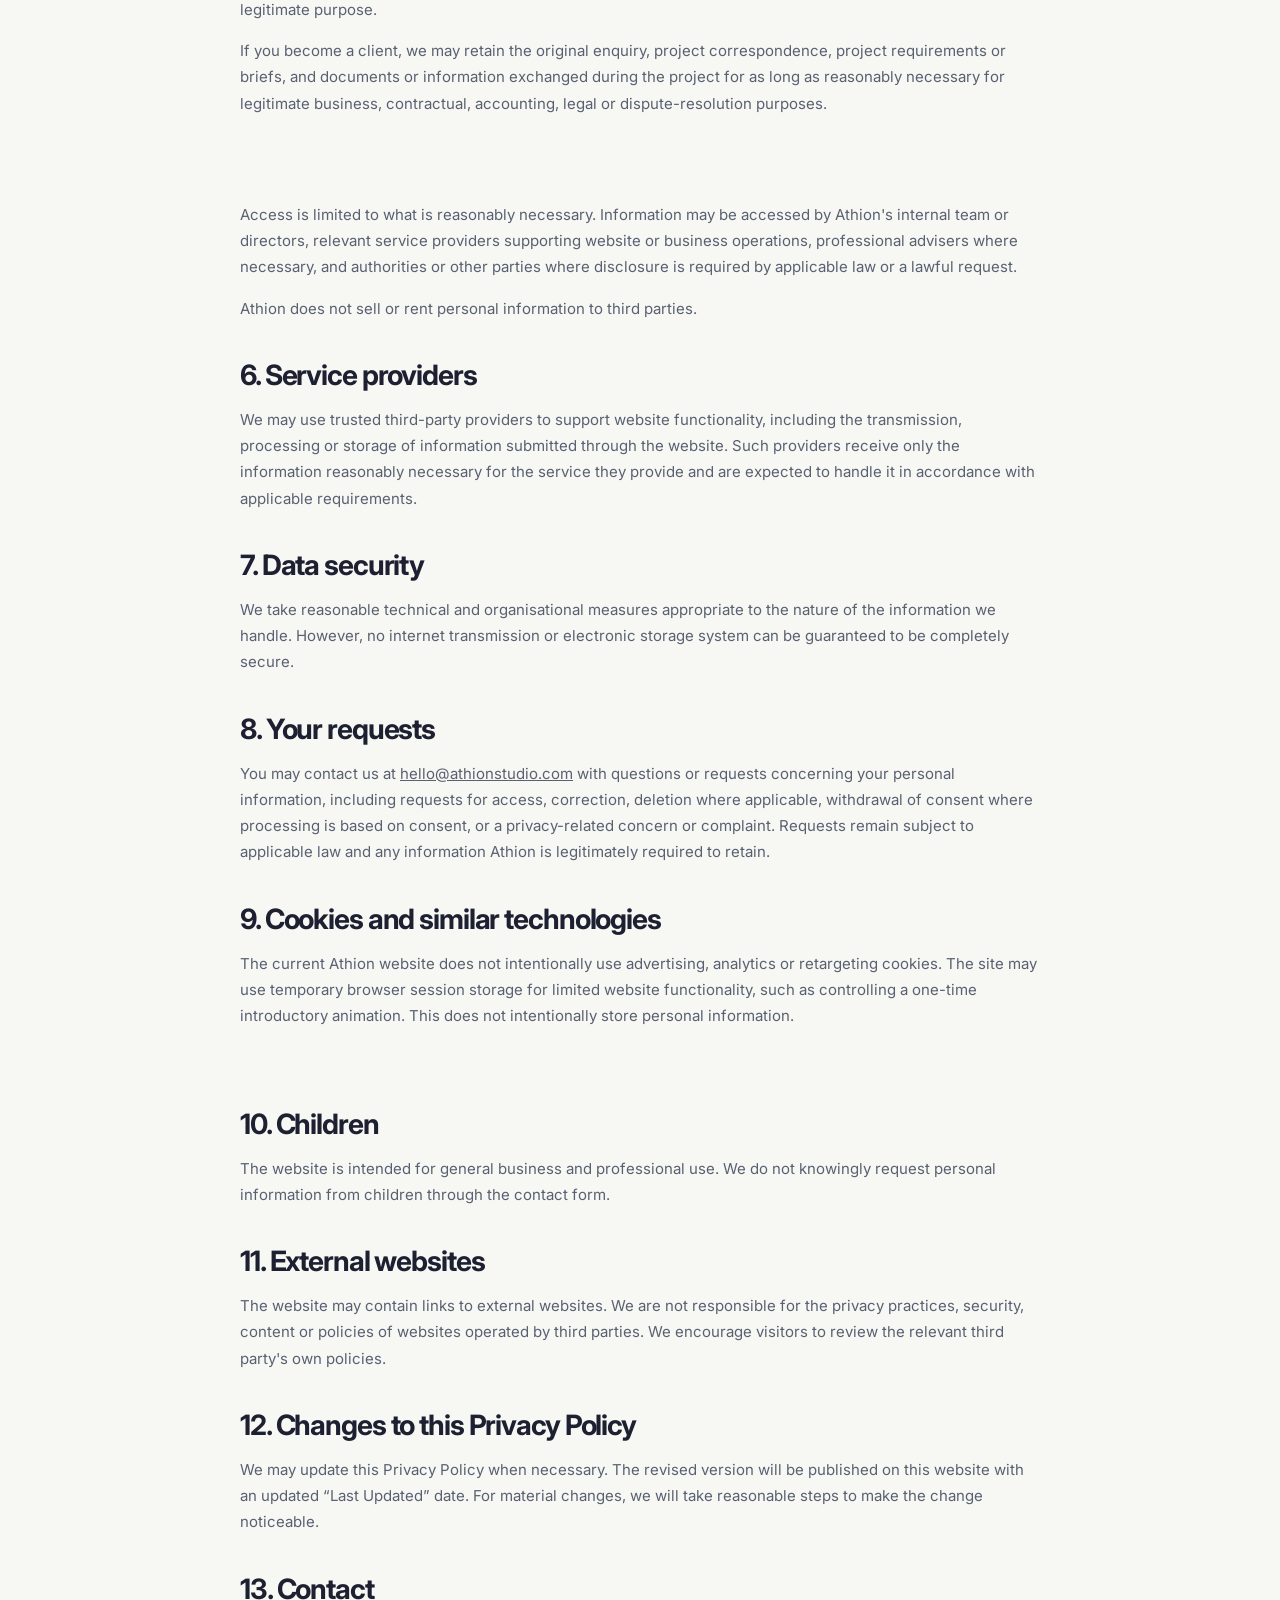
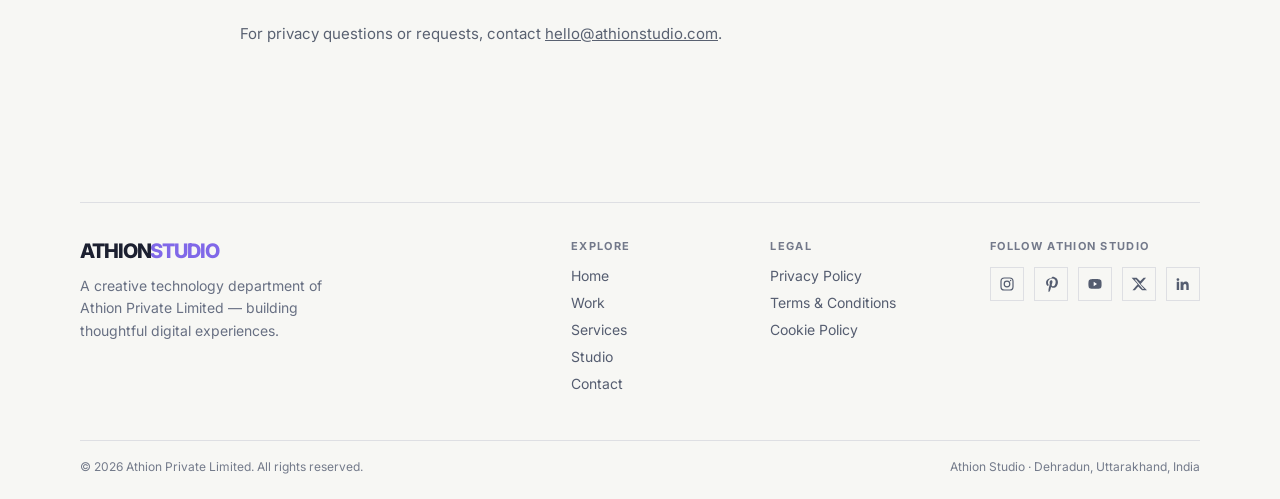
<file: legal/privacy.html>
<!DOCTYPE html>

<html lang="en"><head><meta charset="utf-8"/><meta content="width=device-width,initial-scale=1" name="viewport"/><meta content="Read the Athion Studio privacy policy covering information collected, use of information, contact forms, security and visitor rights." name="description"/><title>Privacy Policy | Athion Studio</title><link href="https://fonts.googleapis.com" rel="preconnect"/><link crossorigin="" href="https://fonts.gstatic.com" rel="preconnect"/><link href="https://fonts.googleapis.com/css2?family=Inter:wght@400;500;600;700;800&amp;display=swap" rel="stylesheet"/><link href="../css/style.css" rel="stylesheet"/><meta content="index,follow,max-image-preview:large,max-snippet:-1,max-video-preview:-1" name="robots"/><meta content="Athion Private Limited" name="author"/><meta content="#f7f7f4" name="theme-color"/><link href="https://athionstudio.com/legal/privacy.html" rel="canonical"/><meta content="website" property="og:type"/><meta content="Athion Studio" property="og:site_name"/><meta content="Privacy Policy | Athion Studio" property="og:title"/><meta content="Read the Athion Studio privacy policy covering information collected, use of information, contact forms, security and visitor rights." property="og:description"/><meta content="https://athionstudio.com/legal/privacy.html" property="og:url"/><meta content="summary_large_image" name="twitter:card"/><meta content="Privacy Policy | Athion Studio" name="twitter:title"/><meta content="Read the Athion Studio privacy policy covering information collected, use of information, contact forms, security and visitor rights." name="twitter:description"/><link href="../assets/favicon.ico" rel="icon" sizes="any"/>
<link href="../assets/athion-studio-favicon-32.png" rel="icon" sizes="32x32" type="image/png"/>
<link href="../assets/athion-studio-favicon-180.png" rel="apple-touch-icon" sizes="180x180"/><script type="application/ld+json">{"@context":"https://schema.org","@type":"WebPage","name":"Privacy Policy","description":"Read the Privacy Policy for Athion Studio, operated by Athion Private Limited.","url":"https://athionstudio.com/legal/privacy.html","isPartOf":{"@type":"WebSite","name":"Athion Studio","url":"https://athionstudio.com/"},"inLanguage":"en-IN"}</script><meta content="en_IN" property="og:locale"/><meta content="https://athionstudio.com/assets/og-image.webp" property="og:image"/>
<meta content="image/webp" property="og:image:type"/><meta content="1200" property="og:image:width"/><meta content="630" property="og:image:height"/><meta content="Athion Studio — Creative technology for better digital experiences" property="og:image:alt"/><meta content="https://athionstudio.com/assets/og-image.webp" name="twitter:image"/><meta content="Athion Studio — Creative technology for better digital experiences" name="twitter:image:alt"/></head><body><a class="skip-link" href="#main-content">Skip to main content</a><div class="site"><header class="nav wrap"><a class="logo" href="../index.html">ATHION<span>STUDIO</span></a><nav aria-label="Primary navigation"><a href="../index.html">Home</a><a href="../work.html">Work</a><a href="../services.html">Services</a><a href="../studio.html">Studio</a><a href="../contact.html">Contact</a></nav>
<button aria-controls="mobile-menu" aria-expanded="false" aria-label="Open navigation menu" class="mobile-menu-toggle" type="button"><span></span><span></span><span></span></button>
<div aria-hidden="true" class="mobile-menu" id="mobile-menu"><div class="mobile-menu-inner"><div class="mobile-menu-label">ATHION STUDIO · MENU</div><nav aria-label="Mobile navigation"><a href="../index.html">Home</a><a href="../work.html">Work</a><a href="../services.html">Services</a><a href="../studio.html">Studio</a><a href="../contact.html">Contact</a></nav><a class="dark-btn mobile-menu-cta" href="../contact.html">Start a project →</a></div></div><a class="dark-btn nav-cta" href="../contact.html">Start a project</a></header><main id="main-content"><section class="page-hero wrap"><div class="page-hero-grid"><div><div class="eyebrow">Legal · Privacy</div><h1>Privacy Policy</h1><p>How Athion Studio collects, uses, retains and protects information submitted through this website.</p></div><div class="page-hero-visual"><div class="visual-panel"><small>ATHION STUDIO · LEGAL</small><h2>Privacy Policy<div class="visual-flow"><div class="visual-chip">Clear</div><div class="visual-chip">Practical</div><div class="visual-chip">Transparent</div><div class="visual-arrow">→</div><div class="visual-chip">Athion Private Limited</div></div></h2></div></div></div></section><section class="inner-section"><div class="legal-copy"><div class="eyebrow">Last updated · 2 October 2026</div>
<h2>1. Who we are</h2><p>This Privacy Policy explains how Athion Private Limited, operating its creative technology brand Athion Studio, handles personal information collected through this website.</p><p><strong>Registered office:</strong> Athion Private Limited, IT Park, Sahastradhara Road, Dehradun 248001, Uttarakhand, India.</p><p><strong>Privacy contact:</strong> <a href="mailto:hello@athionstudio.com">hello@athionstudio.com</a></p>
<h2>2. Information we collect</h2><p>Our website currently collects personal information only when you voluntarily submit our contact form. The form asks for:</p><ul><li>Name</li><li>Email address</li><li>Company or business</li><li>Project type</li><li>Project description</li></ul><p>We do not ask for phone numbers, postal addresses, account credentials, payment information, file uploads, or newsletter subscriptions through the current website contact form.</p>
<h2>3. Why we use your information</h2><p>We use information submitted through the website to understand your business or project requirement, respond to your enquiry, discuss relevant Athion services, and prepare a proposal or quotation where appropriate.</p><p>If your enquiry develops into a client relationship, we may also use the information for project communication, project planning, delivery and related business administration.</p><p>We do not use the contact-form information for promotional or marketing email campaigns as part of the current website process.</p>
<h2>4. Enquiries and retention</h2><p>Enquiries are reviewed by the Athion team. We may contact you by email to discuss your requirements and may use the submitted information internally to understand and plan the proposed work.</p><p>If an enquiry does not become a project, we intend to retain the enquiry information for up to <strong>30 days</strong> and then delete it, unless a longer period is reasonably necessary for a legal, security, dispute-resolution or other legitimate purpose.</p><p>If you become a client, we may retain the original enquiry, project correspondence, project requirements or briefs, and documents or information exchanged during the project for as long as reasonably necessary for legitimate business, contractual, accounting, legal or dispute-resolution purposes.</p>
<h2>5. Who may access your information</h2><p>Access is limited to what is reasonably necessary. Information may be accessed by Athion's internal team or directors, relevant service providers supporting website or business operations, professional advisers where necessary, and authorities or other parties where disclosure is required by applicable law or a lawful request.</p><p>Athion does not sell or rent personal information to third parties.</p>
<h2>6. Service providers</h2><p>We may use trusted third-party providers to support website functionality, including the transmission, processing or storage of information submitted through the website. Such providers receive only the information reasonably necessary for the service they provide and are expected to handle it in accordance with applicable requirements.</p>
<h2>7. Data security</h2><p>We take reasonable technical and organisational measures appropriate to the nature of the information we handle. However, no internet transmission or electronic storage system can be guaranteed to be completely secure.</p>
<h2>8. Your requests</h2><p>You may contact us at <a href="mailto:hello@athionstudio.com">hello@athionstudio.com</a> with questions or requests concerning your personal information, including requests for access, correction, deletion where applicable, withdrawal of consent where processing is based on consent, or a privacy-related concern or complaint. Requests remain subject to applicable law and any information Athion is legitimately required to retain.</p>
<h2>9. Cookies and similar technologies</h2><p>The current Athion website does not intentionally use advertising, analytics or retargeting cookies. The site may use temporary browser session storage for limited website functionality, such as controlling a one-time introductory animation. This does not intentionally store personal information.</p><p>For more information, see our <a href="../legal/cookies.html">Cookie Policy</a>.</p>
<h2>10. Children</h2><p>The website is intended for general business and professional use. We do not knowingly request personal information from children through the contact form.</p>
<h2>11. External websites</h2><p>The website may contain links to external websites. We are not responsible for the privacy practices, security, content or policies of websites operated by third parties. We encourage visitors to review the relevant third party's own policies.</p>
<h2>12. Changes to this Privacy Policy</h2><p>We may update this Privacy Policy when necessary. The revised version will be published on this website with an updated “Last Updated” date. For material changes, we will take reasonable steps to make the change noticeable.</p>
<h2>13. Contact</h2><p>For privacy questions or requests, contact <a href="mailto:hello@athionstudio.com">hello@athionstudio.com</a>.</p></div></section></main><footer class="footer wrap"><div class="footer-main"><div class="footer-brand"><div class="logo">ATHION<span>STUDIO</span></div><p>A creative technology department of Athion Private Limited — building thoughtful digital experiences.</p></div><div class="footer-links"><div><h2>Explore</h2><a href="../index.html">Home</a><a href="../work.html">Work</a><a href="../services.html">Services</a><a href="../studio.html">Studio</a><a href="../contact.html">Contact</a></div><div><h2>Legal</h2><a href="../legal/privacy.html">Privacy Policy</a><a href="../legal/terms.html">Terms &amp; Conditions</a><a href="../legal/cookies.html">Cookie Policy</a></div></div><div class="footer-social"><h2>Follow Athion Studio</h2><div aria-label="Athion Studio social media links" class="social-icons"><a aria-label="Instagram" class="social-icon" href="https://www.instagram.com/athionstudio/" rel="noopener noreferrer" target="_blank" title="Instagram"><svg aria-hidden="true" viewbox="0 0 24 24"><rect fill="none" height="18" rx="5" stroke="currentColor" stroke-width="1.8" width="18" x="3" y="3"></rect><circle cx="12" cy="12" fill="none" r="4.2" stroke="currentColor" stroke-width="1.8"></circle><circle cx="17.4" cy="6.7" fill="currentColor" r="1.1"></circle></svg></a><a aria-label="Pinterest" class="social-icon" href="https://www.pinterest.com/athionstudio/" rel="noopener noreferrer" target="_blank" title="Pinterest"><svg aria-hidden="true" viewbox="0 0 24 24"><path d="M12.1 3.2c-4.9 0-7.5 3.5-7.5 6.4 0 2.4.9 4.5 2.8 5.3.3.1.5 0 .6-.3l.4-1.5c.1-.3 0-.4-.2-.7-.5-.6-.8-1.4-.8-2.5 0-3.2 2.4-6.1 6.3-6.1 3.4 0 5.3 2.1 5.3 4.9 0 3.7-1.6 6.8-4 6.8-1.3 0-2.2-1.1-1.9-2.4.4-1.6 1.1-3.4 1.1-4.6 0-1.1-.6-2-1.8-2-1.4 0-2.5 1.4-2.5 3.2 0 1.2.4 2 .4 2s-1.5 6.3-1.8 7.4c-.5 2.2-.1 4.9-.1 5.2.1.2.3.2.4.1.2-.2 1.9-2.4 2.5-4.6.2-.6.9-3.7.9-3.7.5.9 1.8 1.7 3.2 1.7 4.2 0 7-3.8 7-8.9 0-3.9-3.3-7.7-8.3-7.7Z" fill="currentColor"></path></svg></a><a aria-label="YouTube" class="social-icon" href="https://www.youtube.com/@AthionStudio" rel="noopener noreferrer" target="_blank" title="YouTube"><svg aria-hidden="true" viewbox="0 0 24 24"><path d="M21.4 7.1a2.9 2.9 0 0 0-2-2C17.6 4.6 12 4.6 12 4.6s-5.6 0-7.4.5a2.9 2.9 0 0 0-2 2C2.1 8.9 2.1 12 2.1 12s0 3.1.5 4.9a2.9 2.9 0 0 0 2 2c1.8.5 7.4.5 7.4.5s5.6 0 7.4-.5a2.9 2.9 0 0 0 2-2c.5-1.8.5-4.9.5-4.9s0-3.1-.5-4.9Z" fill="currentColor"></path><path d="m10 15.5 5-3.5-5-3.5v7Z" fill="#fff"></path></svg></a><a aria-label="X" class="social-icon" href="https://x.com/AthionStudio" rel="noopener noreferrer" target="_blank" title="X"><svg aria-hidden="true" viewbox="0 0 24 24"><path d="M18.9 2.8h3.7l-8.1 9.3 9.5 9.1h-7.4l-5.8-5.6-4.9 5.6H2.2l7.8-8.9L.9 2.8h7.6l5.2 5.1 5.2-5.1Zm-1.3 16.8h2L7.5 5.1h-2l12.1 14.5Z" fill="currentColor"></path></svg></a><a aria-label="LinkedIn" class="social-icon" href="https://www.linkedin.com/in/athion-studio-913445441/" rel="noopener noreferrer" target="_blank" title="LinkedIn"><svg aria-hidden="true" viewbox="0 0 24 24"><path d="M4.4 3.2a2.1 2.1 0 1 1 0 4.2 2.1 2.1 0 0 1 0-4.2ZM2.6 8.8h3.6V21H2.6V8.8Zm5.8 0h3.4v1.7h.1c.5-1 1.8-2.1 3.8-2.1 4.1 0 4.9 2.7 4.9 6.2V21H17v-5.7c0-1.4 0-3.3-2-3.3s-2.3 1.5-2.3 3.2V21H8.4V8.8Z" fill="currentColor"></path></svg></a></div></div></div><div class="footer-bottom"><span>© 2026 Athion Private Limited. All rights reserved.</span><span>Athion Studio · Dehradun, Uttarakhand, India</span></div></footer><script src="../js/script.js"></script></div></body></html>
</file>
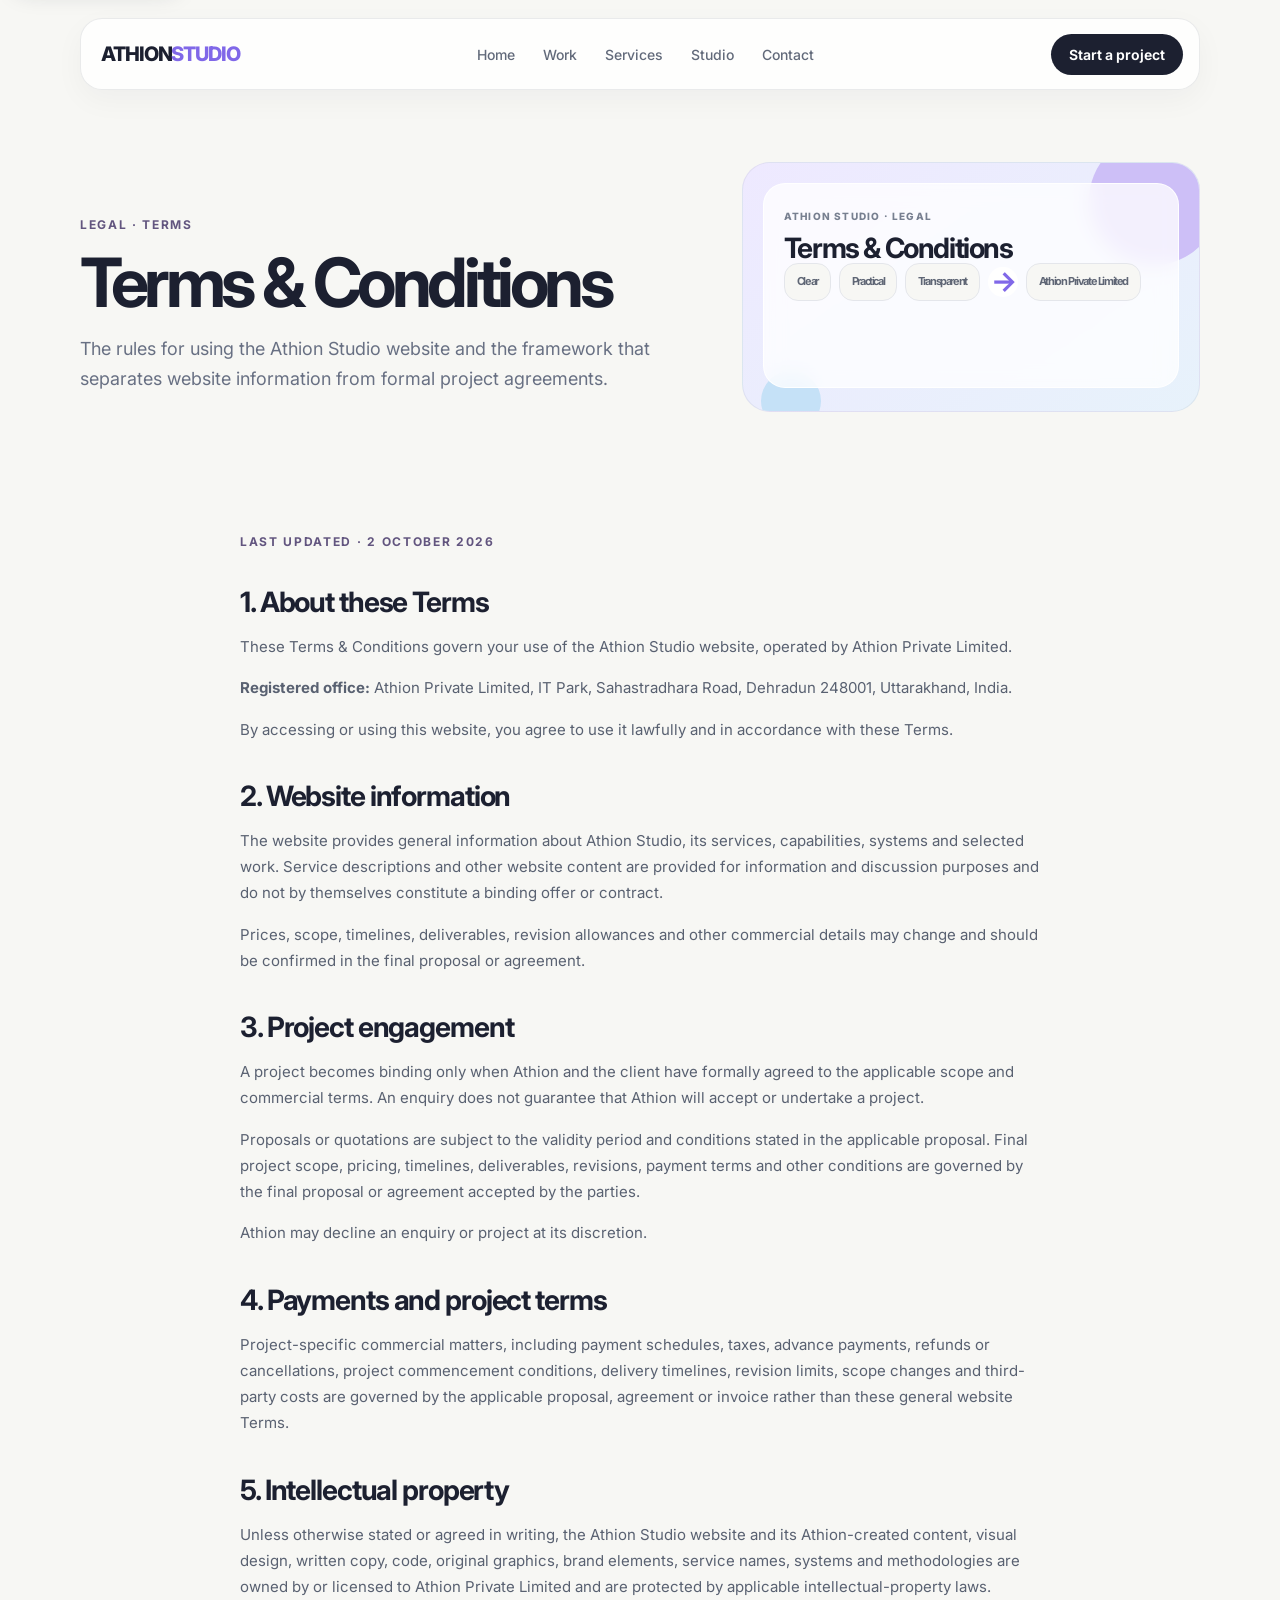
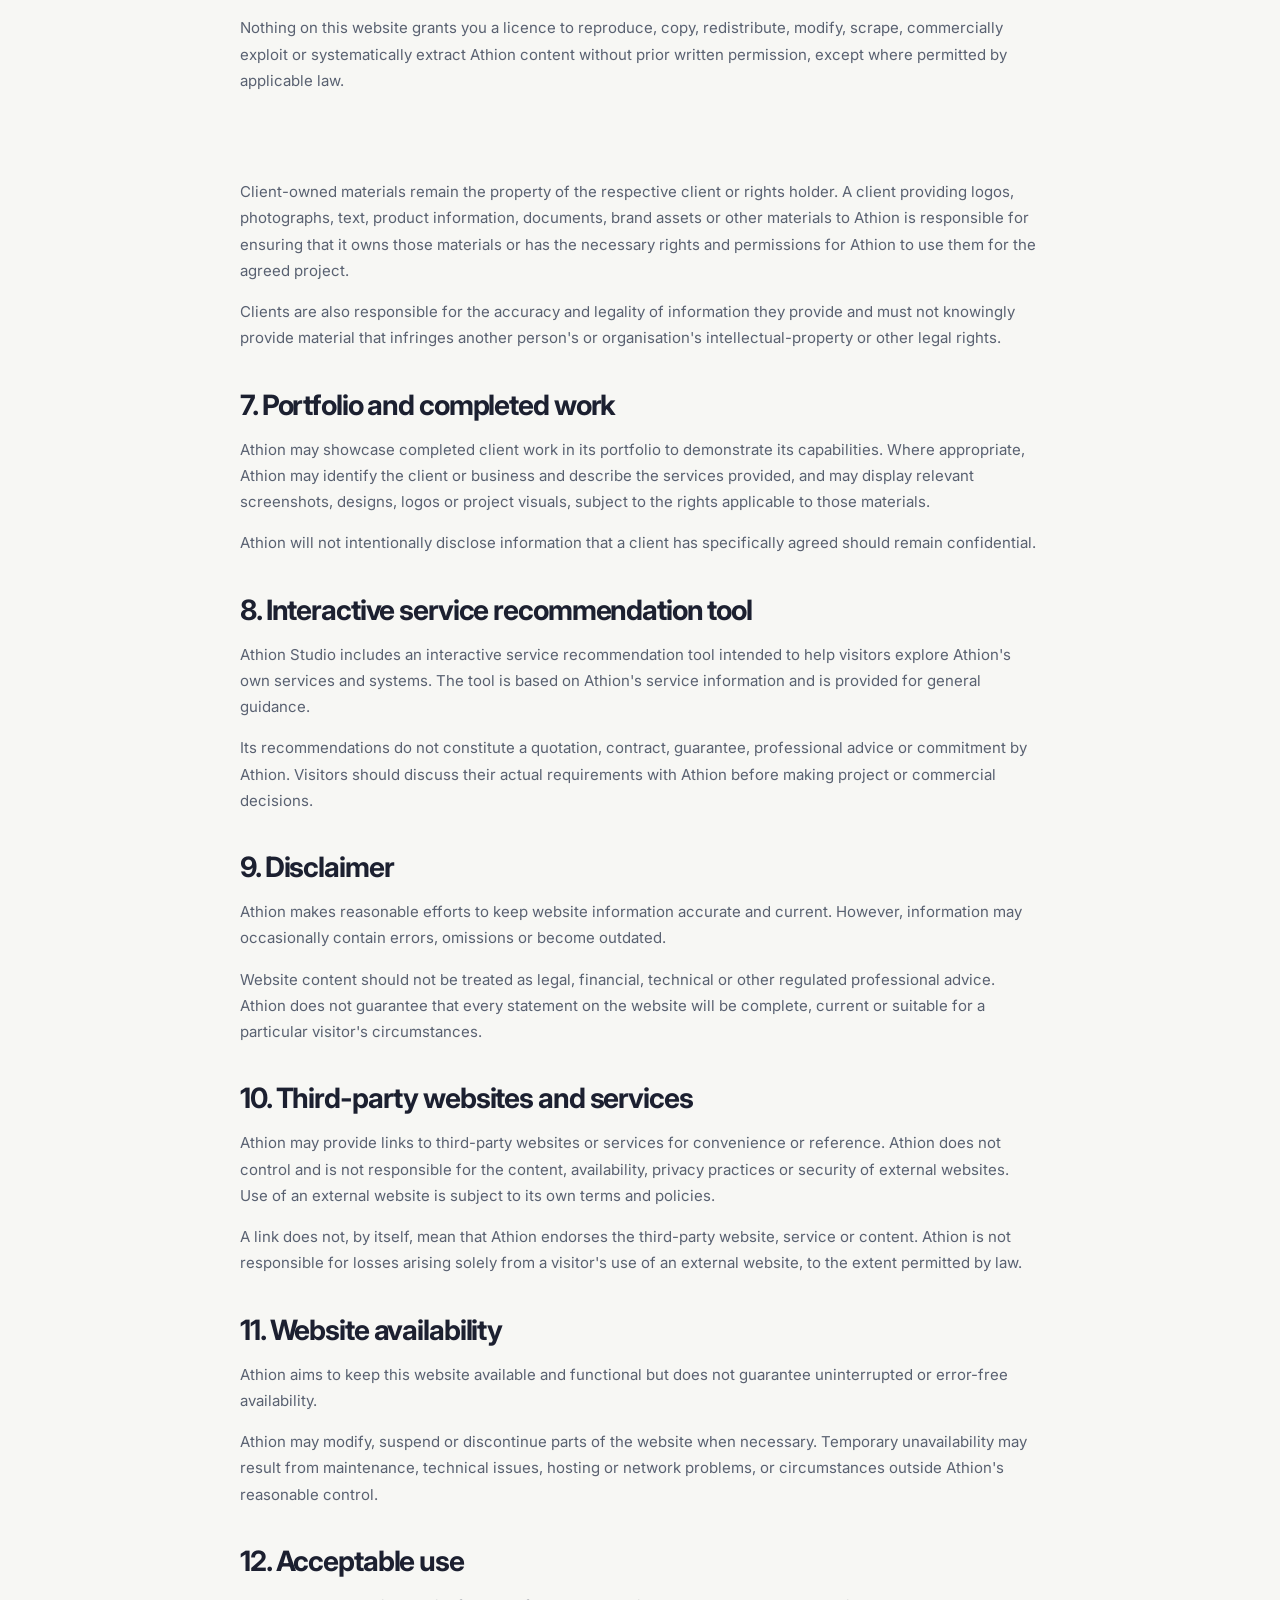
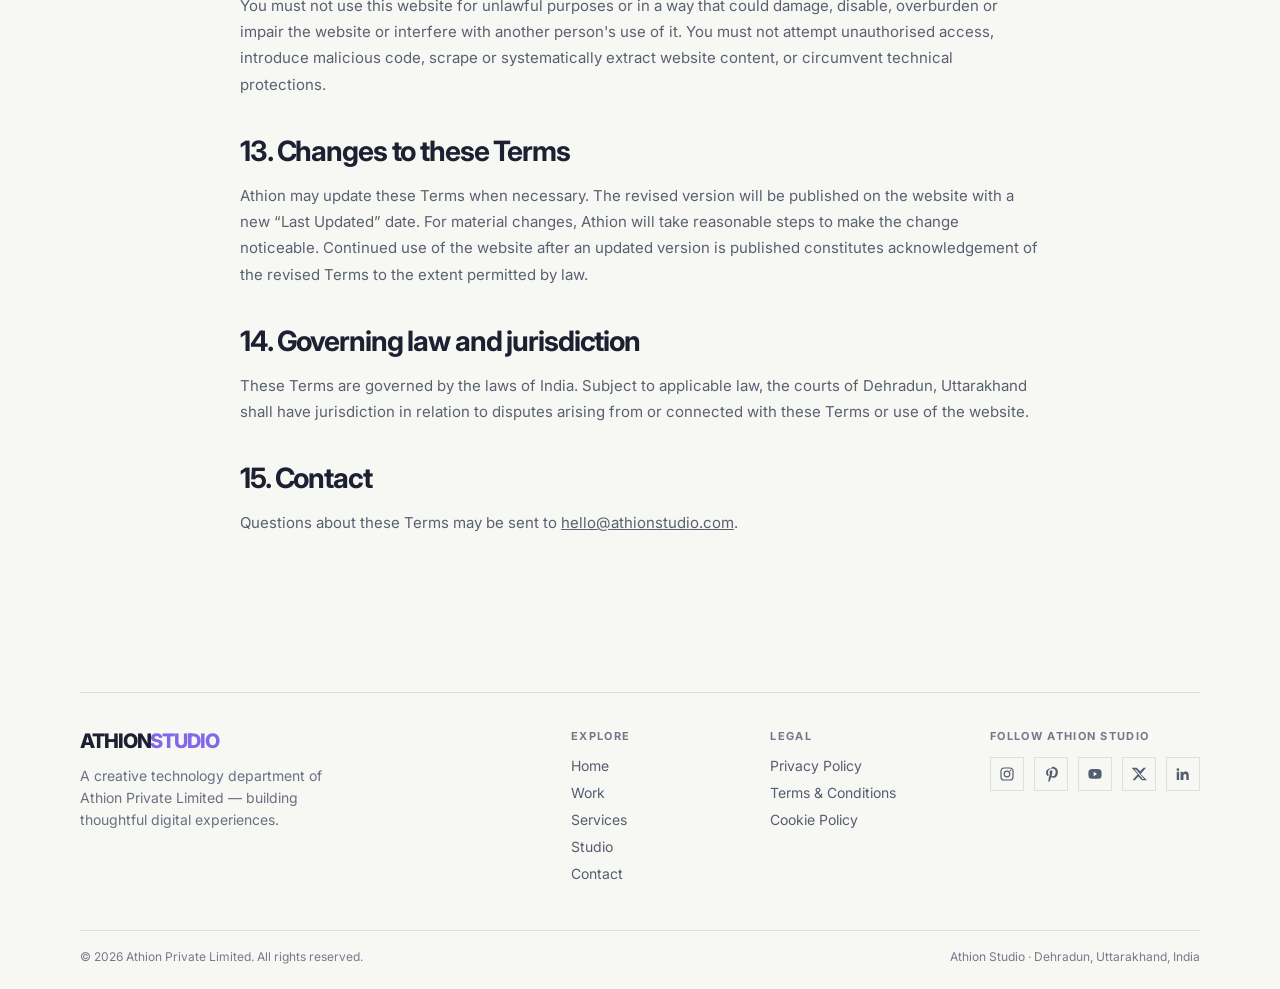
<file: legal/terms.html>
<!DOCTYPE html>

<html lang="en"><head><meta charset="utf-8"/><meta content="width=device-width,initial-scale=1" name="viewport"/><meta content="Read the terms and conditions governing access to and use of the Athion Studio website and its content." name="description"/><title>Terms &amp; Conditions | Athion Studio</title><link href="https://fonts.googleapis.com" rel="preconnect"/><link crossorigin="" href="https://fonts.gstatic.com" rel="preconnect"/><link href="https://fonts.googleapis.com/css2?family=Inter:wght@400;500;600;700;800&amp;display=swap" rel="stylesheet"/><link href="../css/style.css" rel="stylesheet"/><meta content="index,follow,max-image-preview:large,max-snippet:-1,max-video-preview:-1" name="robots"/><meta content="Athion Private Limited" name="author"/><meta content="#f7f7f4" name="theme-color"/><link href="https://athionstudio.com/legal/terms.html" rel="canonical"/><meta content="website" property="og:type"/><meta content="Athion Studio" property="og:site_name"/><meta content="Terms &amp; Conditions | Athion Studio" property="og:title"/><meta content="Read the terms and conditions governing access to and use of the Athion Studio website and its content." property="og:description"/><meta content="https://athionstudio.com/legal/terms.html" property="og:url"/><meta content="summary_large_image" name="twitter:card"/><meta content="Terms &amp; Conditions | Athion Studio" name="twitter:title"/><meta content="Read the terms and conditions governing access to and use of the Athion Studio website and its content." name="twitter:description"/><link href="../assets/favicon.ico" rel="icon" sizes="any"/>
<link href="../assets/athion-studio-favicon-32.png" rel="icon" sizes="32x32" type="image/png"/>
<link href="../assets/athion-studio-favicon-180.png" rel="apple-touch-icon" sizes="180x180"/><script type="application/ld+json">{"@context":"https://schema.org","@type":"WebPage","name":"Terms & Conditions","description":"Read the Terms & Conditions governing use of the Athion Studio website and its service information.","url":"https://athionstudio.com/legal/terms.html","isPartOf":{"@type":"WebSite","name":"Athion Studio","url":"https://athionstudio.com/"},"inLanguage":"en-IN"}</script><meta content="en_IN" property="og:locale"/><meta content="https://athionstudio.com/assets/og-image.webp" property="og:image"/>
<meta content="image/webp" property="og:image:type"/><meta content="1200" property="og:image:width"/><meta content="630" property="og:image:height"/><meta content="Athion Studio — Creative technology for better digital experiences" property="og:image:alt"/><meta content="https://athionstudio.com/assets/og-image.webp" name="twitter:image"/><meta content="Athion Studio — Creative technology for better digital experiences" name="twitter:image:alt"/></head><body><a class="skip-link" href="#main-content">Skip to main content</a><div class="site"><header class="nav wrap"><a class="logo" href="../index.html">ATHION<span>STUDIO</span></a><nav aria-label="Primary navigation"><a href="../index.html">Home</a><a href="../work.html">Work</a><a href="../services.html">Services</a><a href="../studio.html">Studio</a><a href="../contact.html">Contact</a></nav>
<button aria-controls="mobile-menu" aria-expanded="false" aria-label="Open navigation menu" class="mobile-menu-toggle" type="button"><span></span><span></span><span></span></button>
<div aria-hidden="true" class="mobile-menu" id="mobile-menu"><div class="mobile-menu-inner"><div class="mobile-menu-label">ATHION STUDIO · MENU</div><nav aria-label="Mobile navigation"><a href="../index.html">Home</a><a href="../work.html">Work</a><a href="../services.html">Services</a><a href="../studio.html">Studio</a><a href="../contact.html">Contact</a></nav><a class="dark-btn mobile-menu-cta" href="../contact.html">Start a project →</a></div></div><a class="dark-btn nav-cta" href="../contact.html">Start a project</a></header><main id="main-content"><section class="page-hero wrap"><div class="page-hero-grid"><div><div class="eyebrow">Legal · Terms</div><h1>Terms &amp; Conditions</h1><p>The rules for using the Athion Studio website and the framework that separates website information from formal project agreements.</p></div><div class="page-hero-visual"><div class="visual-panel"><small>ATHION STUDIO · LEGAL</small><h2>Terms &amp; Conditions<div class="visual-flow"><div class="visual-chip">Clear</div><div class="visual-chip">Practical</div><div class="visual-chip">Transparent</div><div class="visual-arrow">→</div><div class="visual-chip">Athion Private Limited</div></div></h2></div></div></div></section><section class="inner-section"><div class="legal-copy"><div class="eyebrow">Last updated · 2 October 2026</div>
<h2>1. About these Terms</h2><p>These Terms &amp; Conditions govern your use of the Athion Studio website, operated by Athion Private Limited.</p><p><strong>Registered office:</strong> Athion Private Limited, IT Park, Sahastradhara Road, Dehradun 248001, Uttarakhand, India.</p><p>By accessing or using this website, you agree to use it lawfully and in accordance with these Terms.</p>
<h2>2. Website information</h2><p>The website provides general information about Athion Studio, its services, capabilities, systems and selected work. Service descriptions and other website content are provided for information and discussion purposes and do not by themselves constitute a binding offer or contract.</p><p>Prices, scope, timelines, deliverables, revision allowances and other commercial details may change and should be confirmed in the final proposal or agreement.</p>
<h2>3. Project engagement</h2><p>A project becomes binding only when Athion and the client have formally agreed to the applicable scope and commercial terms. An enquiry does not guarantee that Athion will accept or undertake a project.</p><p>Proposals or quotations are subject to the validity period and conditions stated in the applicable proposal. Final project scope, pricing, timelines, deliverables, revisions, payment terms and other conditions are governed by the final proposal or agreement accepted by the parties.</p><p>Athion may decline an enquiry or project at its discretion.</p>
<h2>4. Payments and project terms</h2><p>Project-specific commercial matters, including payment schedules, taxes, advance payments, refunds or cancellations, project commencement conditions, delivery timelines, revision limits, scope changes and third-party costs are governed by the applicable proposal, agreement or invoice rather than these general website Terms.</p>
<h2>5. Intellectual property</h2><p>Unless otherwise stated or agreed in writing, the Athion Studio website and its Athion-created content, visual design, written copy, code, original graphics, brand elements, service names, systems and methodologies are owned by or licensed to Athion Private Limited and are protected by applicable intellectual-property laws.</p><p>Nothing on this website grants you a licence to reproduce, copy, redistribute, modify, scrape, commercially exploit or systematically extract Athion content without prior written permission, except where permitted by applicable law.</p>
<h2>6. Client-owned materials</h2><p>Client-owned materials remain the property of the respective client or rights holder. A client providing logos, photographs, text, product information, documents, brand assets or other materials to Athion is responsible for ensuring that it owns those materials or has the necessary rights and permissions for Athion to use them for the agreed project.</p><p>Clients are also responsible for the accuracy and legality of information they provide and must not knowingly provide material that infringes another person's or organisation's intellectual-property or other legal rights.</p>
<h2>7. Portfolio and completed work</h2><p>Athion may showcase completed client work in its portfolio to demonstrate its capabilities. Where appropriate, Athion may identify the client or business and describe the services provided, and may display relevant screenshots, designs, logos or project visuals, subject to the rights applicable to those materials.</p><p>Athion will not intentionally disclose information that a client has specifically agreed should remain confidential.</p>
<h2>8. Interactive service recommendation tool</h2><p>Athion Studio includes an interactive service recommendation tool intended to help visitors explore Athion's own services and systems. The tool is based on Athion's service information and is provided for general guidance.</p><p>Its recommendations do not constitute a quotation, contract, guarantee, professional advice or commitment by Athion. Visitors should discuss their actual requirements with Athion before making project or commercial decisions.</p>
<h2>9. Disclaimer</h2><p>Athion makes reasonable efforts to keep website information accurate and current. However, information may occasionally contain errors, omissions or become outdated.</p><p>Website content should not be treated as legal, financial, technical or other regulated professional advice. Athion does not guarantee that every statement on the website will be complete, current or suitable for a particular visitor's circumstances.</p>
<h2>10. Third-party websites and services</h2><p>Athion may provide links to third-party websites or services for convenience or reference. Athion does not control and is not responsible for the content, availability, privacy practices or security of external websites. Use of an external website is subject to its own terms and policies.</p><p>A link does not, by itself, mean that Athion endorses the third-party website, service or content. Athion is not responsible for losses arising solely from a visitor's use of an external website, to the extent permitted by law.</p>
<h2>11. Website availability</h2><p>Athion aims to keep this website available and functional but does not guarantee uninterrupted or error-free availability.</p><p>Athion may modify, suspend or discontinue parts of the website when necessary. Temporary unavailability may result from maintenance, technical issues, hosting or network problems, or circumstances outside Athion's reasonable control.</p>
<h2>12. Acceptable use</h2><p>You must not use this website for unlawful purposes or in a way that could damage, disable, overburden or impair the website or interfere with another person's use of it. You must not attempt unauthorised access, introduce malicious code, scrape or systematically extract website content, or circumvent technical protections.</p>
<h2>13. Changes to these Terms</h2><p>Athion may update these Terms when necessary. The revised version will be published on the website with a new “Last Updated” date. For material changes, Athion will take reasonable steps to make the change noticeable. Continued use of the website after an updated version is published constitutes acknowledgement of the revised Terms to the extent permitted by law.</p>
<h2>14. Governing law and jurisdiction</h2><p>These Terms are governed by the laws of India. Subject to applicable law, the courts of Dehradun, Uttarakhand shall have jurisdiction in relation to disputes arising from or connected with these Terms or use of the website.</p>
<h2>15. Contact</h2><p>Questions about these Terms may be sent to <a href="mailto:hello@athionstudio.com">hello@athionstudio.com</a>.</p></div></section></main><footer class="footer wrap"><div class="footer-main"><div class="footer-brand"><div class="logo">ATHION<span>STUDIO</span></div><p>A creative technology department of Athion Private Limited — building thoughtful digital experiences.</p></div><div class="footer-links"><div><h2>Explore</h2><a href="../index.html">Home</a><a href="../work.html">Work</a><a href="../services.html">Services</a><a href="../studio.html">Studio</a><a href="../contact.html">Contact</a></div><div><h2>Legal</h2><a href="../legal/privacy.html">Privacy Policy</a><a href="../legal/terms.html">Terms &amp; Conditions</a><a href="../legal/cookies.html">Cookie Policy</a></div></div><div class="footer-social"><h2>Follow Athion Studio</h2><div aria-label="Athion Studio social media links" class="social-icons"><a aria-label="Instagram" class="social-icon" href="https://www.instagram.com/athionstudio/" rel="noopener noreferrer" target="_blank" title="Instagram"><svg aria-hidden="true" viewbox="0 0 24 24"><rect fill="none" height="18" rx="5" stroke="currentColor" stroke-width="1.8" width="18" x="3" y="3"></rect><circle cx="12" cy="12" fill="none" r="4.2" stroke="currentColor" stroke-width="1.8"></circle><circle cx="17.4" cy="6.7" fill="currentColor" r="1.1"></circle></svg></a><a aria-label="Pinterest" class="social-icon" href="https://www.pinterest.com/athionstudio/" rel="noopener noreferrer" target="_blank" title="Pinterest"><svg aria-hidden="true" viewbox="0 0 24 24"><path d="M12.1 3.2c-4.9 0-7.5 3.5-7.5 6.4 0 2.4.9 4.5 2.8 5.3.3.1.5 0 .6-.3l.4-1.5c.1-.3 0-.4-.2-.7-.5-.6-.8-1.4-.8-2.5 0-3.2 2.4-6.1 6.3-6.1 3.4 0 5.3 2.1 5.3 4.9 0 3.7-1.6 6.8-4 6.8-1.3 0-2.2-1.1-1.9-2.4.4-1.6 1.1-3.4 1.1-4.6 0-1.1-.6-2-1.8-2-1.4 0-2.5 1.4-2.5 3.2 0 1.2.4 2 .4 2s-1.5 6.3-1.8 7.4c-.5 2.2-.1 4.9-.1 5.2.1.2.3.2.4.1.2-.2 1.9-2.4 2.5-4.6.2-.6.9-3.7.9-3.7.5.9 1.8 1.7 3.2 1.7 4.2 0 7-3.8 7-8.9 0-3.9-3.3-7.7-8.3-7.7Z" fill="currentColor"></path></svg></a><a aria-label="YouTube" class="social-icon" href="https://www.youtube.com/@AthionStudio" rel="noopener noreferrer" target="_blank" title="YouTube"><svg aria-hidden="true" viewbox="0 0 24 24"><path d="M21.4 7.1a2.9 2.9 0 0 0-2-2C17.6 4.6 12 4.6 12 4.6s-5.6 0-7.4.5a2.9 2.9 0 0 0-2 2C2.1 8.9 2.1 12 2.1 12s0 3.1.5 4.9a2.9 2.9 0 0 0 2 2c1.8.5 7.4.5 7.4.5s5.6 0 7.4-.5a2.9 2.9 0 0 0 2-2c.5-1.8.5-4.9.5-4.9s0-3.1-.5-4.9Z" fill="currentColor"></path><path d="m10 15.5 5-3.5-5-3.5v7Z" fill="#fff"></path></svg></a><a aria-label="X" class="social-icon" href="https://x.com/AthionStudio" rel="noopener noreferrer" target="_blank" title="X"><svg aria-hidden="true" viewbox="0 0 24 24"><path d="M18.9 2.8h3.7l-8.1 9.3 9.5 9.1h-7.4l-5.8-5.6-4.9 5.6H2.2l7.8-8.9L.9 2.8h7.6l5.2 5.1 5.2-5.1Zm-1.3 16.8h2L7.5 5.1h-2l12.1 14.5Z" fill="currentColor"></path></svg></a><a aria-label="LinkedIn" class="social-icon" href="https://www.linkedin.com/in/athion-studio-913445441/" rel="noopener noreferrer" target="_blank" title="LinkedIn"><svg aria-hidden="true" viewbox="0 0 24 24"><path d="M4.4 3.2a2.1 2.1 0 1 1 0 4.2 2.1 2.1 0 0 1 0-4.2ZM2.6 8.8h3.6V21H2.6V8.8Zm5.8 0h3.4v1.7h.1c.5-1 1.8-2.1 3.8-2.1 4.1 0 4.9 2.7 4.9 6.2V21H17v-5.7c0-1.4 0-3.3-2-3.3s-2.3 1.5-2.3 3.2V21H8.4V8.8Z" fill="currentColor"></path></svg></a></div></div></div><div class="footer-bottom"><span>© 2026 Athion Private Limited. All rights reserved.</span><span>Athion Studio · Dehradun, Uttarakhand, India</span></div></footer><script src="../js/script.js"></script></div></body></html>
</file>
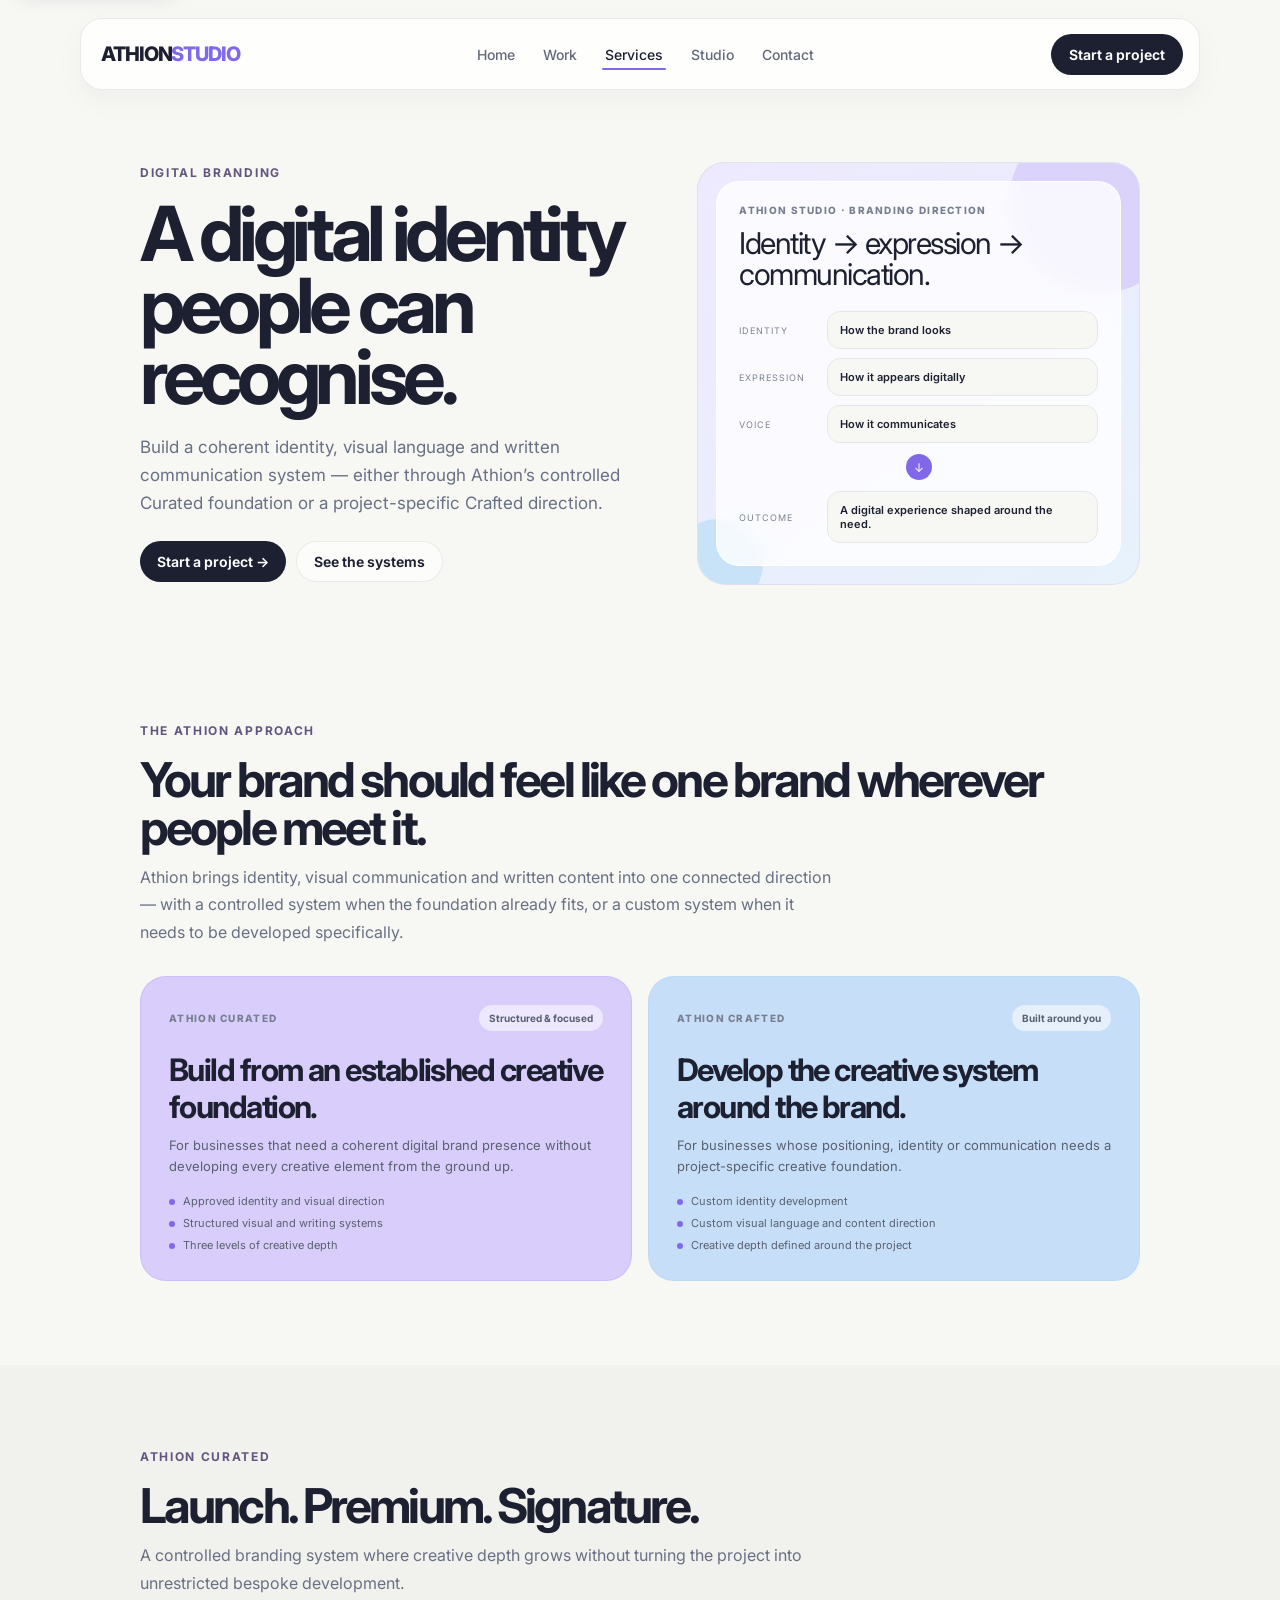
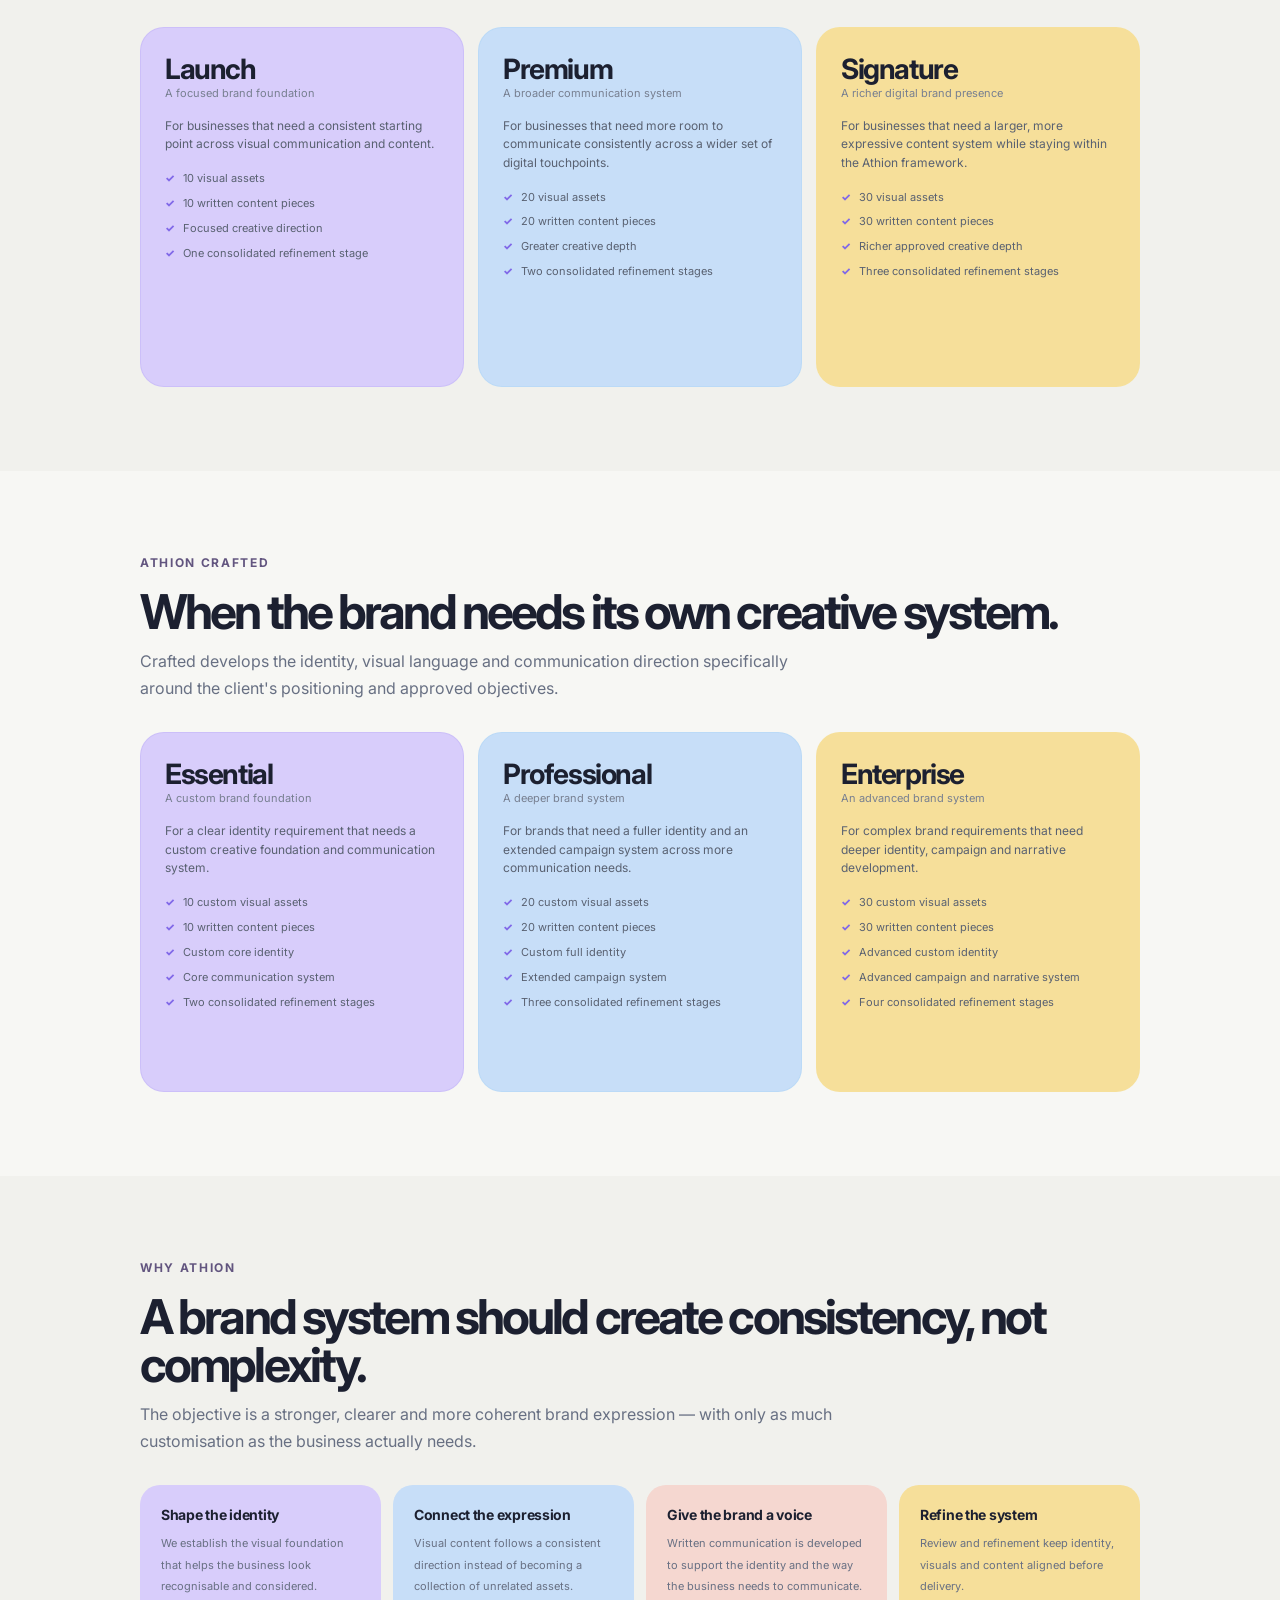
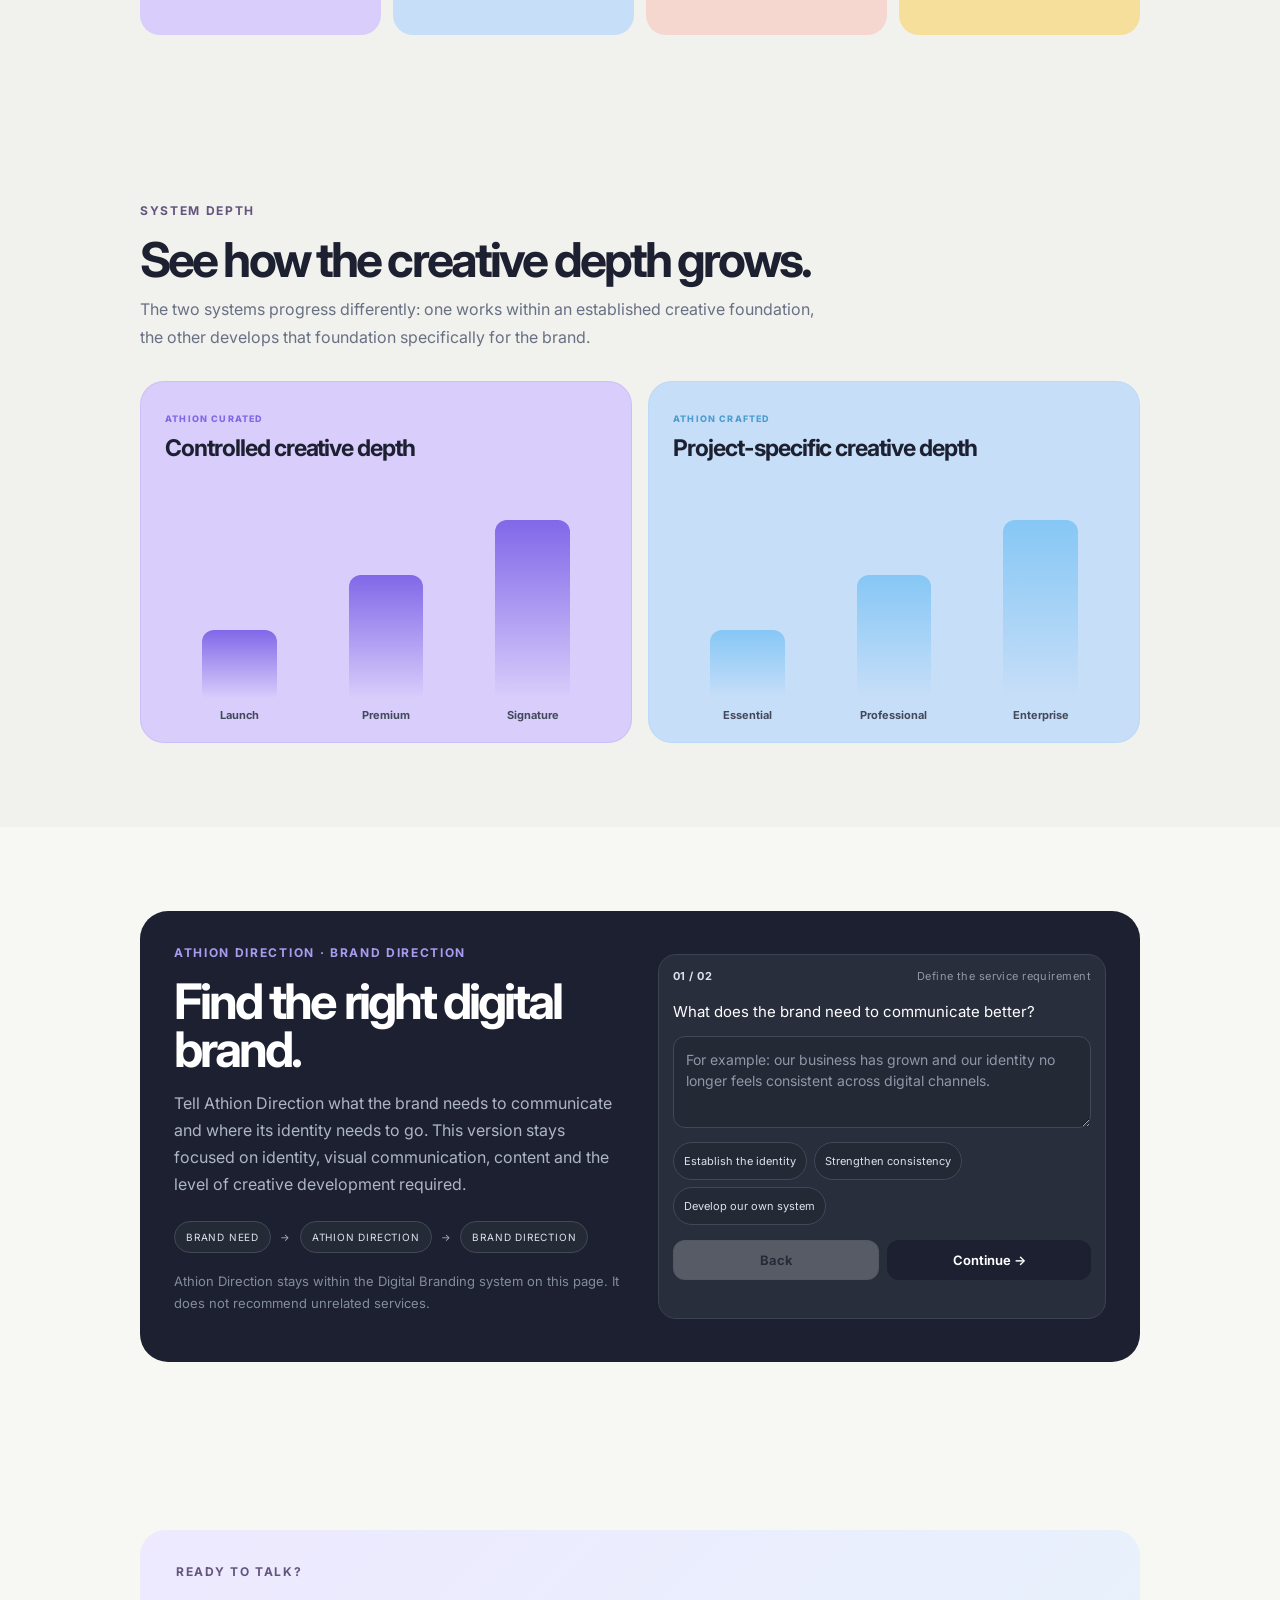
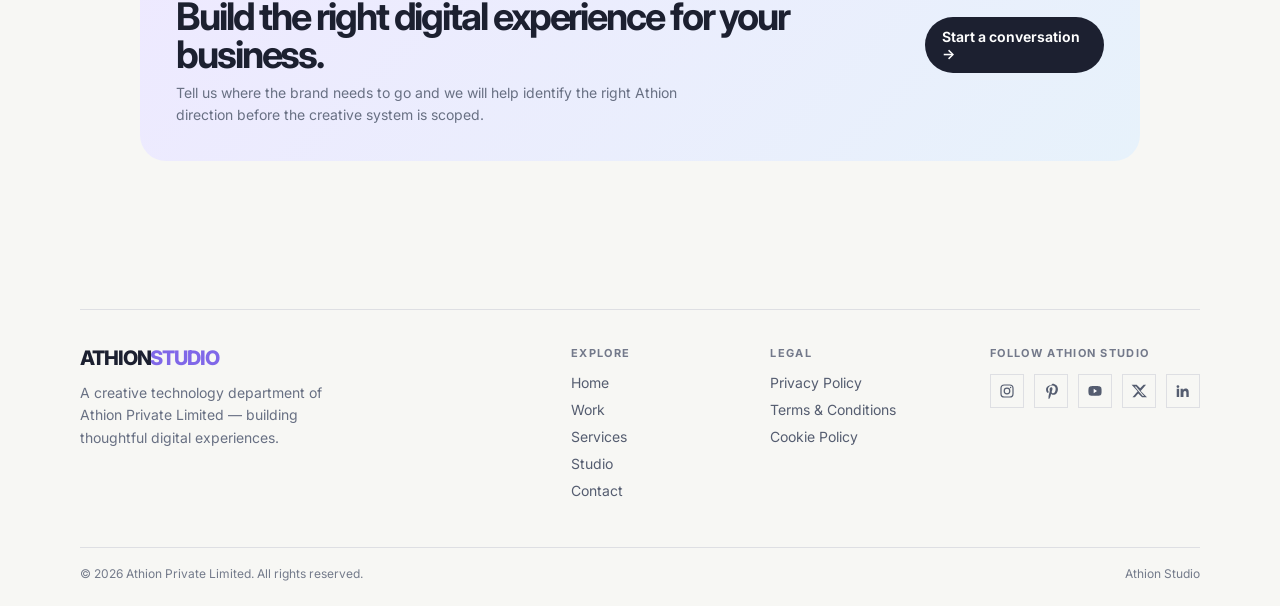
<file: services/digital-branding.html>
<!DOCTYPE html>

<html lang="en"><head><meta charset="utf-8"/><meta content="width=device-width,initial-scale=1" name="viewport"/><title>Digital Branding | Athion Studio</title><link href="https://fonts.googleapis.com" rel="preconnect"/><link crossorigin="" href="https://fonts.gstatic.com" rel="preconnect"/><link href="https://fonts.googleapis.com/css2?family=Inter:wght@400;500;600;700;800&amp;display=swap" rel="stylesheet"/><link href="../css/style.css" rel="stylesheet"/><meta content="Athion Studio creates digital branding systems that bring clarity, consistency and a distinctive identity across digital touchpoints." name="description"/><meta content="index,follow,max-image-preview:large,max-snippet:-1,max-video-preview:-1" name="robots"/><meta content="Athion Private Limited" name="author"/><meta content="#f7f7f4" name="theme-color"/><link href="https://athionstudio.com/services/digital-branding.html" rel="canonical"/><meta content="website" property="og:type"/><meta content="Athion Studio" property="og:site_name"/><meta content="Digital Branding | Athion Studio" property="og:title"/><meta content="Athion Studio creates digital branding systems that bring clarity, consistency and a distinctive identity across digital touchpoints." property="og:description"/><meta content="https://athionstudio.com/services/digital-branding.html" property="og:url"/><meta content="summary_large_image" name="twitter:card"/><meta content="Digital Branding | Athion Studio" name="twitter:title"/><meta content="Athion Studio creates digital branding systems that bring clarity, consistency and a distinctive identity across digital touchpoints." name="twitter:description"/><link href="../assets/favicon.ico" rel="icon" sizes="any"/>
<link href="../assets/athion-studio-favicon-32.png" rel="icon" sizes="32x32" type="image/png"/>
<link href="../assets/athion-studio-favicon-180.png" rel="apple-touch-icon" sizes="180x180"/><script type="application/ld+json">{"@context":"https://schema.org","@type":"Service","name":"Digital Branding","serviceType":"Digital Branding","provider":{"@type":"Organization","name":"Athion Private Limited","url":"https://athionstudio.com/","logo":"https://athionstudio.com/assets/athion-studio-favicon-180.png"},"url":"https://athionstudio.com/services/digital-branding.html","areaServed":{"@type":"Country","name":"India"},"brand":{"@type":"Brand","name":"Athion Studio"}}</script><meta content="en_IN" property="og:locale"/><meta content="https://athionstudio.com/assets/og-image.webp" property="og:image"/>
<meta content="image/webp" property="og:image:type"/><meta content="1200" property="og:image:width"/><meta content="630" property="og:image:height"/><meta content="Athion Studio — Creative technology for better digital experiences" property="og:image:alt"/><meta content="https://athionstudio.com/assets/og-image.webp" name="twitter:image"/><meta content="Athion Studio — Creative technology for better digital experiences" name="twitter:image:alt"/></head><body><a class="skip-link" href="#main-content">Skip to main content</a><div class="site"><header class="nav wrap"><a class="logo" href="../index.html">ATHION<span>STUDIO</span></a><nav aria-label="Primary navigation"><a href="../index.html">Home</a><a href="../work.html">Work</a><a aria-current="page" class="active" href="../services.html">Services</a><a href="../studio.html">Studio</a><a href="../contact.html">Contact</a></nav>
<button aria-controls="mobile-menu" aria-expanded="false" aria-label="Open navigation menu" class="mobile-menu-toggle" type="button"><span></span><span></span><span></span></button>
<div aria-hidden="true" class="mobile-menu" id="mobile-menu"><div class="mobile-menu-inner"><div class="mobile-menu-label">ATHION STUDIO · MENU</div><nav aria-label="Mobile navigation"><a href="../index.html">Home</a><a href="../work.html">Work</a><a aria-current="page" class="active" href="../services.html">Services</a><a href="../studio.html">Studio</a><a href="../contact.html">Contact</a></nav><a class="dark-btn mobile-menu-cta" href="../contact.html">Start a project →</a></div></div><a class="dark-btn nav-cta" href="../contact.html">Start a project</a></header><main id="main-content">
<section class="cap-hero"><div class="cap-hero-grid"><div><div class="eyebrow">DIGITAL BRANDING</div><h1>A digital identity people can recognise.</h1><p class="cap-lead">Build a coherent identity, visual language and written communication system — either through Athion’s controlled Curated foundation or a project-specific Crafted direction.</p><div class="actions"><a class="dark-btn" href="../contact.html">Start a project →</a><a class="light-btn" href="#systems">See the systems</a></div></div><div class="cap-visual"><div class="cap-visual-inner"><div class="cap-visual-kicker">ATHION STUDIO · BRANDING DIRECTION</div><div class="cap-visual-title">Identity → expression → communication.</div><div class="cap-flow"><div class="cap-flow-row"><span>IDENTITY</span><strong>How the brand looks</strong></div><div class="cap-flow-row"><span>EXPRESSION</span><strong>How it appears digitally</strong></div><div class="cap-flow-row"><span>VOICE</span><strong>How it communicates</strong></div><div class="cap-flow-arrow">↓</div><div class="cap-flow-row"><span>OUTCOME</span><strong>A digital experience shaped around the need.</strong></div></div></div></div></div></section>
<section class="cap-section" id="systems"><div class="cap-head"><div class="eyebrow">THE ATHION APPROACH</div><h2>Your brand should feel like one brand wherever people meet it.</h2><p>Athion brings identity, visual communication and written content into one connected direction — with a controlled system when the foundation already fits, or a custom system when it needs to be developed specifically.</p></div><div class="system-grid"><article class="system-card select"><div class="system-top"><span class="system-label">ATHION CURATED</span><span class="system-tag">Structured &amp; focused</span></div><h3>Build from an established creative foundation.</h3><p>For businesses that need a coherent digital brand presence without developing every creative element from the ground up.</p><div class="system-points"><div>Approved identity and visual direction</div><div>Structured visual and writing systems</div><div>Three levels of creative depth</div></div></article><article class="system-card crafted"><div class="system-top"><span class="system-label">ATHION CRAFTED</span><span class="system-tag">Built around you</span></div><h3>Develop the creative system around the brand.</h3><p>For businesses whose positioning, identity or communication needs a project-specific creative foundation.</p><div class="system-points"><div>Custom identity development</div><div>Custom visual language and content direction</div><div>Creative depth defined around the project</div></div></article></div></section>
<section class="cap-section alt"><div class="cap-head"><div class="eyebrow">ATHION CURATED</div><h2>Launch. Premium. Signature.</h2><p>A controlled branding system where creative depth grows without turning the project into unrestricted bespoke development.</p></div><div class="package-grid-v2"><article class="package-card-v2"><div class="package-name"><h3>Launch</h3></div><div class="package-meta">A focused brand foundation</div><p class="package-copy">For businesses that need a consistent starting point across visual communication and content.</p><ul><li>10 visual assets</li><li>10 written content pieces</li><li>Focused creative direction</li><li>One consolidated refinement stage</li></ul></article><article class="package-card-v2"><div class="package-name"><h3>Premium</h3></div><div class="package-meta">A broader communication system</div><p class="package-copy">For businesses that need more room to communicate consistently across a wider set of digital touchpoints.</p><ul><li>20 visual assets</li><li>20 written content pieces</li><li>Greater creative depth</li><li>Two consolidated refinement stages</li></ul></article><article class="package-card-v2"><div class="package-name"><h3>Signature</h3></div><div class="package-meta">A richer digital brand presence</div><p class="package-copy">For businesses that need a larger, more expressive content system while staying within the Athion framework.</p><ul><li>30 visual assets</li><li>30 written content pieces</li><li>Richer approved creative depth</li><li>Three consolidated refinement stages</li></ul></article></div></section>
<section class="cap-section"><div class="cap-head"><div class="eyebrow">ATHION CRAFTED</div><h2>When the brand needs its own creative system.</h2><p>Crafted develops the identity, visual language and communication direction specifically around the client's positioning and approved objectives.</p></div><div class="package-grid-v2"><article class="package-card-v2"><div class="package-name"><h3>Essential</h3></div><div class="package-meta">A custom brand foundation</div><p class="package-copy">For a clear identity requirement that needs a custom creative foundation and communication system.</p><ul><li>10 custom visual assets</li><li>10 written content pieces</li><li>Custom core identity</li><li>Core communication system</li><li>Two consolidated refinement stages</li></ul></article><article class="package-card-v2"><div class="package-name"><h3>Professional</h3></div><div class="package-meta">A deeper brand system</div><p class="package-copy">For brands that need a fuller identity and an extended campaign system across more communication needs.</p><ul><li>20 custom visual assets</li><li>20 written content pieces</li><li>Custom full identity</li><li>Extended campaign system</li><li>Three consolidated refinement stages</li></ul></article><article class="package-card-v2"><div class="package-name"><h3>Enterprise</h3></div><div class="package-meta">An advanced brand system</div><p class="package-copy">For complex brand requirements that need deeper identity, campaign and narrative development.</p><ul><li>30 custom visual assets</li><li>30 written content pieces</li><li>Advanced custom identity</li><li>Advanced campaign and narrative system</li><li>Four consolidated refinement stages</li></ul></article></div></section>
<section class="cap-section alt"><div class="cap-head"><div class="eyebrow">WHY ATHION</div><h2>A brand system should create consistency, not complexity.</h2><p>The objective is a stronger, clearer and more coherent brand expression — with only as much customisation as the business actually needs.</p></div><div class="scope-grid"><article class="scope-item"><strong>Shape the identity</strong><span>We establish the visual foundation that helps the business look recognisable and considered.</span></article><article class="scope-item"><strong>Connect the expression</strong><span>Visual content follows a consistent direction instead of becoming a collection of unrelated assets.</span></article><article class="scope-item"><strong>Give the brand a voice</strong><span>Written communication is developed to support the identity and the way the business needs to communicate.</span></article><article class="scope-item"><strong>Refine the system</strong><span>Review and refinement keep identity, visuals and content aligned before delivery.</span></article></div></section>
<section class="cap-section alt"><div class="cap-head"><div class="eyebrow">SYSTEM DEPTH</div><h2>See how the creative depth grows.</h2><p>The two systems progress differently: one works within an established creative foundation, the other develops that foundation specifically for the brand.</p></div><div class="depth-graphs"><article class="depth-graph"><div class="depth-graph-head"><div><span class="depth-label">ATHION CURATED</span><h3>Controlled creative depth</h3></div></div><div class="depth-bars"><div class="depth-bar-item"><div class="depth-bar" data-depth="40"></div><strong>Launch</strong></div><div class="depth-bar-item"><div class="depth-bar" data-depth="70"></div><strong>Premium</strong></div><div class="depth-bar-item"><div class="depth-bar" data-depth="100"></div><strong>Signature</strong></div></div></article><article class="depth-graph crafted-depth"><div class="depth-graph-head"><div><span class="depth-label">ATHION CRAFTED</span><h3>Project-specific creative depth</h3></div></div><div class="depth-bars"><div class="depth-bar-item"><div class="depth-bar" data-depth="40"></div><strong>Essential</strong></div><div class="depth-bar-item"><div class="depth-bar" data-depth="70"></div><strong>Professional</strong></div><div class="depth-bar-item"><div class="depth-bar" data-depth="100"></div><strong>Enterprise</strong></div></div></article></div></section><section class="cap-section" data-ai-service="branding" id="athion-ai">
<div class="ai ai-selector dedicated-ai">
<div class="ai-grid">
<div>
<div class="eyebrow purple">Athion Direction · Brand direction</div>
<h2>Find the right digital brand.</h2>
<p>Tell Athion Direction what the brand needs to communicate and where its identity needs to go. This version stays focused on identity, visual communication, content and the level of creative development required.</p>
<div aria-label="Athion brand direction system" class="ai-system-map"><span>BRAND NEED</span><i>→</i><span>ATHION DIRECTION</span><i>→</i><span>BRAND DIRECTION</span></div>
<p class="ai-note">Athion Direction stays within the Digital Branding system on this page. It does not recommend unrelated services.</p>
</div>
<div class="promptbox selector-box">
<div class="selector-progress"><span id="selector-step">01 / 02</span><span id="selector-status">Tell us what you're building</span></div>
<div class="selector-step is-active" data-step="1">
<label for="direction-input">What does the brand need to communicate better?</label>
<textarea class="direction-input" id="direction-input" maxlength="500" placeholder="For example: our business has grown and our identity no longer feels consistent across digital channels." rows="3"></textarea>
<div class="suggestions"><button data-prompt="We need a clear identity foundation for a new or growing brand." type="button">Establish the identity</button><button data-prompt="We already have a brand but need stronger visual and content consistency." type="button">Strengthen consistency</button><button data-prompt="Our positioning needs a creative system developed specifically for the brand." type="button">Develop our own system</button></div>
</div>
<div class="selector-step" data-step="2">
<label id="step2-label">One quick refinement — what matters most?</label>
<div class="choice-grid two" id="step2-choices"></div>
</div>
<div class="selector-actions">
<button class="light-btn" disabled="" id="selector-back" type="button">Back</button>
<button class="dark-btn" id="selector-next" type="button">Find my direction →</button>
</div>
<div aria-live="polite" class="selector-result" id="selector-result"></div>
</div>
</div>
</div>
</section><section class="cap-final"><div class="cta-band"><div><div class="eyebrow">READY TO TALK?</div><h2>Build the right digital experience for your business.</h2><p>Tell us where the brand needs to go and we will help identify the right Athion direction before the creative system is scoped.</p></div><a class="dark-btn" href="../contact.html">Start a conversation →</a></div></section></main><footer class="footer wrap"><div class="footer-main"><div class="footer-brand"><div class="logo">ATHION<span>STUDIO</span></div><p>A creative technology department of Athion Private Limited — building thoughtful digital experiences.</p></div><div class="footer-links"><div><h2>Explore</h2><a href="../index.html">Home</a><a href="../work.html">Work</a><a href="../services.html">Services</a><a href="../studio.html">Studio</a><a href="../contact.html">Contact</a></div><div><h2>Legal</h2><a href="../legal/privacy.html">Privacy Policy</a><a href="../legal/terms.html">Terms &amp; Conditions</a><a href="../legal/cookies.html">Cookie Policy</a></div></div><div class="footer-social"><h2>Follow Athion Studio</h2><div aria-label="Athion Studio social media links" class="social-icons"><a aria-label="Instagram" class="social-icon" href="https://www.instagram.com/athionstudio/" rel="noopener noreferrer" target="_blank" title="Instagram"><svg aria-hidden="true" viewbox="0 0 24 24"><rect fill="none" height="18" rx="5" stroke="currentColor" stroke-width="1.8" width="18" x="3" y="3"></rect><circle cx="12" cy="12" fill="none" r="4.2" stroke="currentColor" stroke-width="1.8"></circle><circle cx="17.4" cy="6.7" fill="currentColor" r="1.1"></circle></svg></a><a aria-label="Pinterest" class="social-icon" href="https://www.pinterest.com/athionstudio/" rel="noopener noreferrer" target="_blank" title="Pinterest"><svg aria-hidden="true" viewbox="0 0 24 24"><path d="M12.1 3.2c-4.9 0-7.5 3.5-7.5 6.4 0 2.4.9 4.5 2.8 5.3.3.1.5 0 .6-.3l.4-1.5c.1-.3 0-.4-.2-.7-.5-.6-.8-1.4-.8-2.5 0-3.2 2.4-6.1 6.3-6.1 3.4 0 5.3 2.1 5.3 4.9 0 3.7-1.6 6.8-4 6.8-1.3 0-2.2-1.1-1.9-2.4.4-1.6 1.1-3.4 1.1-4.6 0-1.1-.6-2-1.8-2-1.4 0-2.5 1.4-2.5 3.2 0 1.2.4 2 .4 2s-1.5 6.3-1.8 7.4c-.5 2.2-.1 4.9-.1 5.2.1.2.3.2.4.1.2-.2 1.9-2.4 2.5-4.6.2-.6.9-3.7.9-3.7.5.9 1.8 1.7 3.2 1.7 4.2 0 7-3.8 7-8.9 0-3.9-3.3-7.7-8.3-7.7Z" fill="currentColor"></path></svg></a><a aria-label="YouTube" class="social-icon" href="https://www.youtube.com/@AthionStudio" rel="noopener noreferrer" target="_blank" title="YouTube"><svg aria-hidden="true" viewbox="0 0 24 24"><path d="M21.4 7.1a2.9 2.9 0 0 0-2-2C17.6 4.6 12 4.6 12 4.6s-5.6 0-7.4.5a2.9 2.9 0 0 0-2 2C2.1 8.9 2.1 12 2.1 12s0 3.1.5 4.9a2.9 2.9 0 0 0 2 2c1.8.5 7.4.5 7.4.5s5.6 0 7.4-.5a2.9 2.9 0 0 0 2-2c.5-1.8.5-4.9.5-4.9s0-3.1-.5-4.9Z" fill="currentColor"></path><path d="m10 15.5 5-3.5-5-3.5v7Z" fill="#fff"></path></svg></a><a aria-label="X" class="social-icon" href="https://x.com/AthionStudio" rel="noopener noreferrer" target="_blank" title="X"><svg aria-hidden="true" viewbox="0 0 24 24"><path d="M18.9 2.8h3.7l-8.1 9.3 9.5 9.1h-7.4l-5.8-5.6-4.9 5.6H2.2l7.8-8.9L.9 2.8h7.6l5.2 5.1 5.2-5.1Zm-1.3 16.8h2L7.5 5.1h-2l12.1 14.5Z" fill="currentColor"></path></svg></a><a aria-label="LinkedIn" class="social-icon" href="https://www.linkedin.com/in/athion-studio-913445441/" rel="noopener noreferrer" target="_blank" title="LinkedIn"><svg aria-hidden="true" viewbox="0 0 24 24"><path d="M4.4 3.2a2.1 2.1 0 1 1 0 4.2 2.1 2.1 0 0 1 0-4.2ZM2.6 8.8h3.6V21H2.6V8.8Zm5.8 0h3.4v1.7h.1c.5-1 1.8-2.1 3.8-2.1 4.1 0 4.9 2.7 4.9 6.2V21H17v-5.7c0-1.4 0-3.3-2-3.3s-2.3 1.5-2.3 3.2V21H8.4V8.8Z" fill="currentColor"></path></svg></a></div></div></div><div class="footer-bottom"><span>© 2026 Athion Private Limited. All rights reserved.</span><span>Athion Studio</span></div></footer></div><script src="../js/script.js"></script></body></html>
</file>
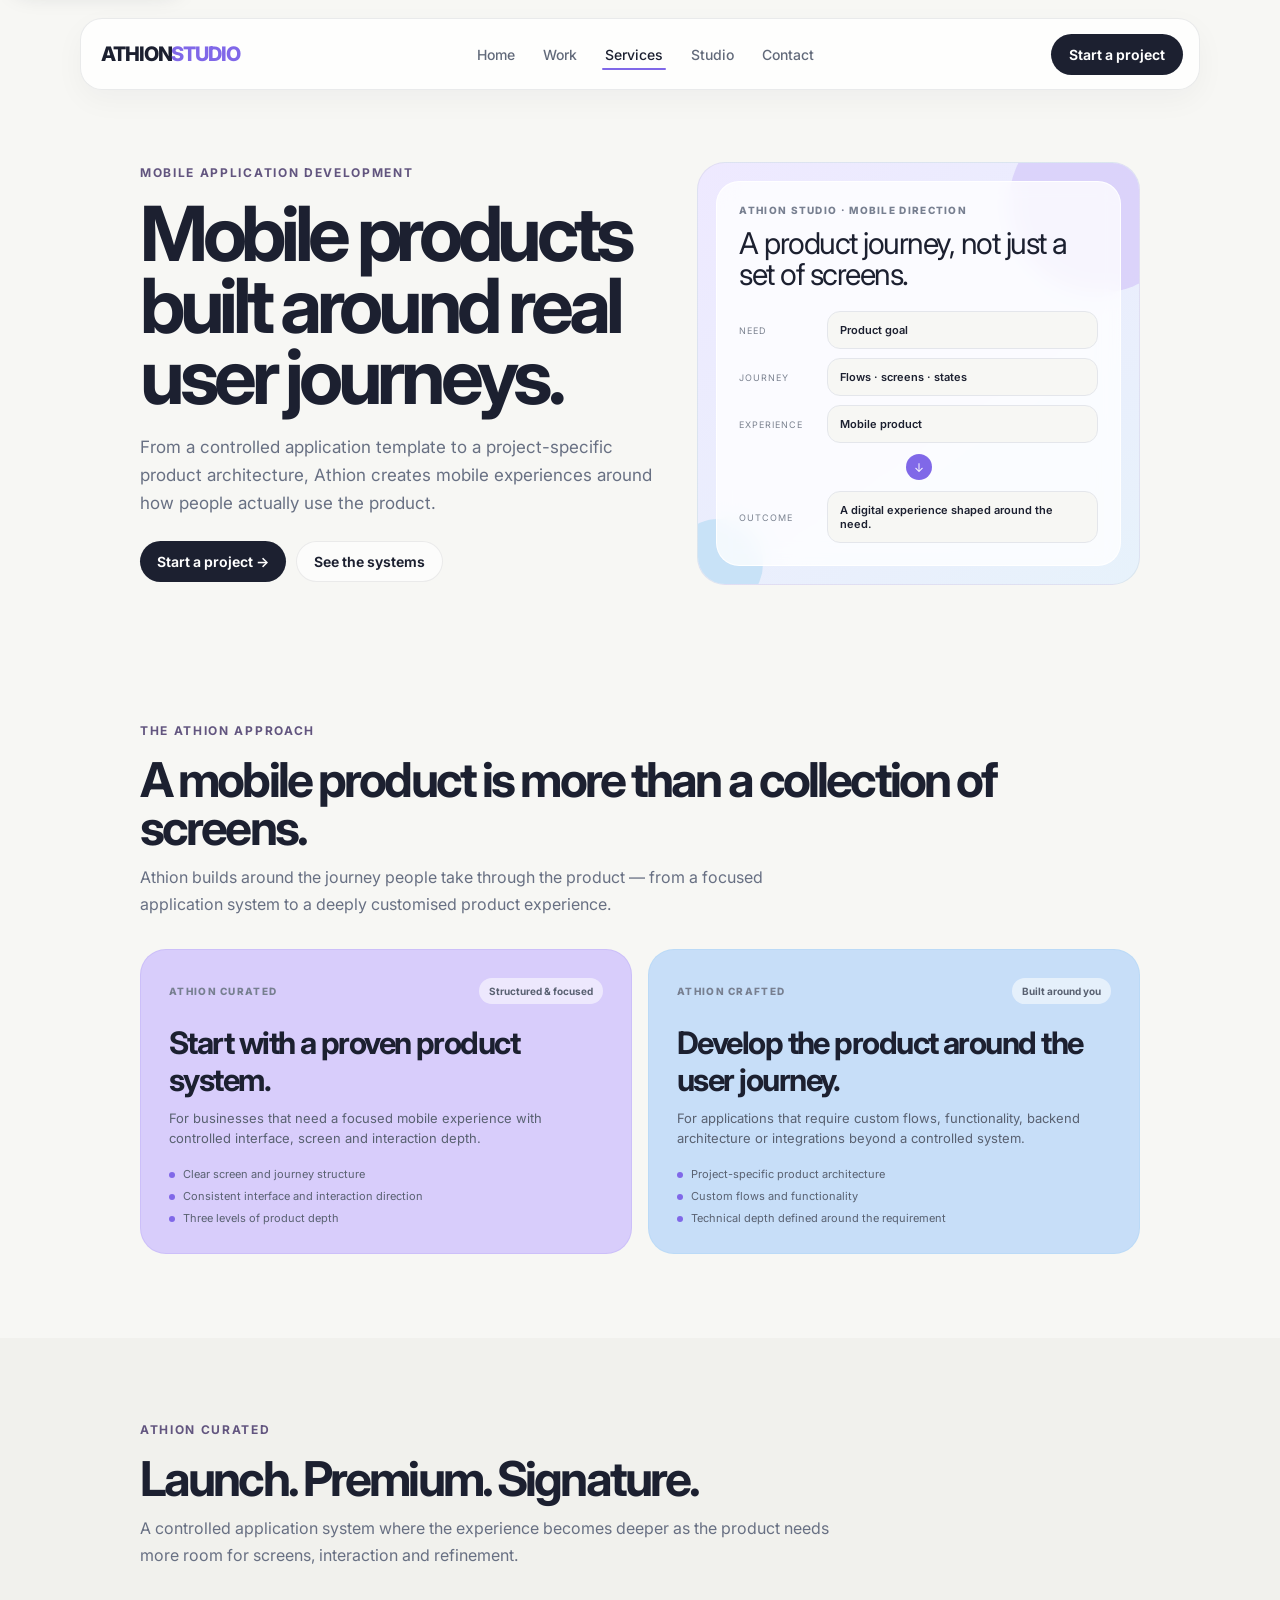
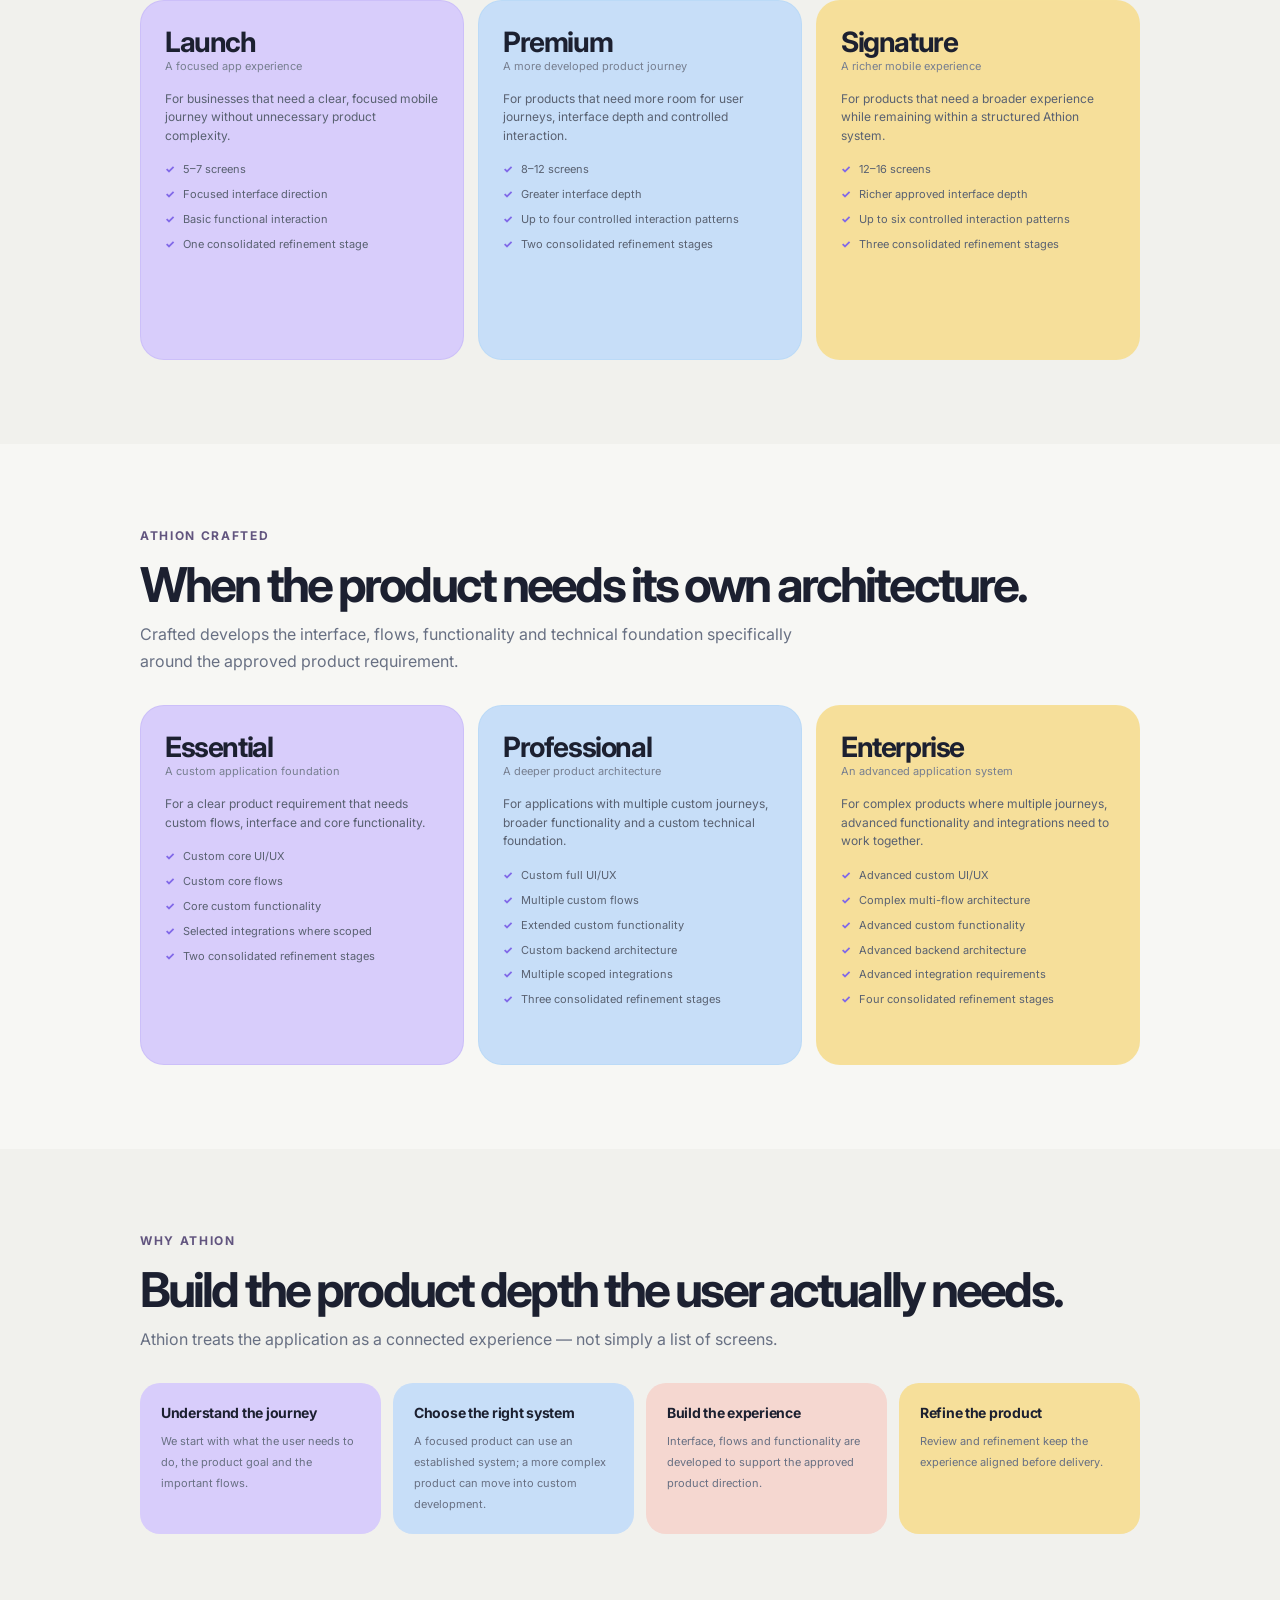
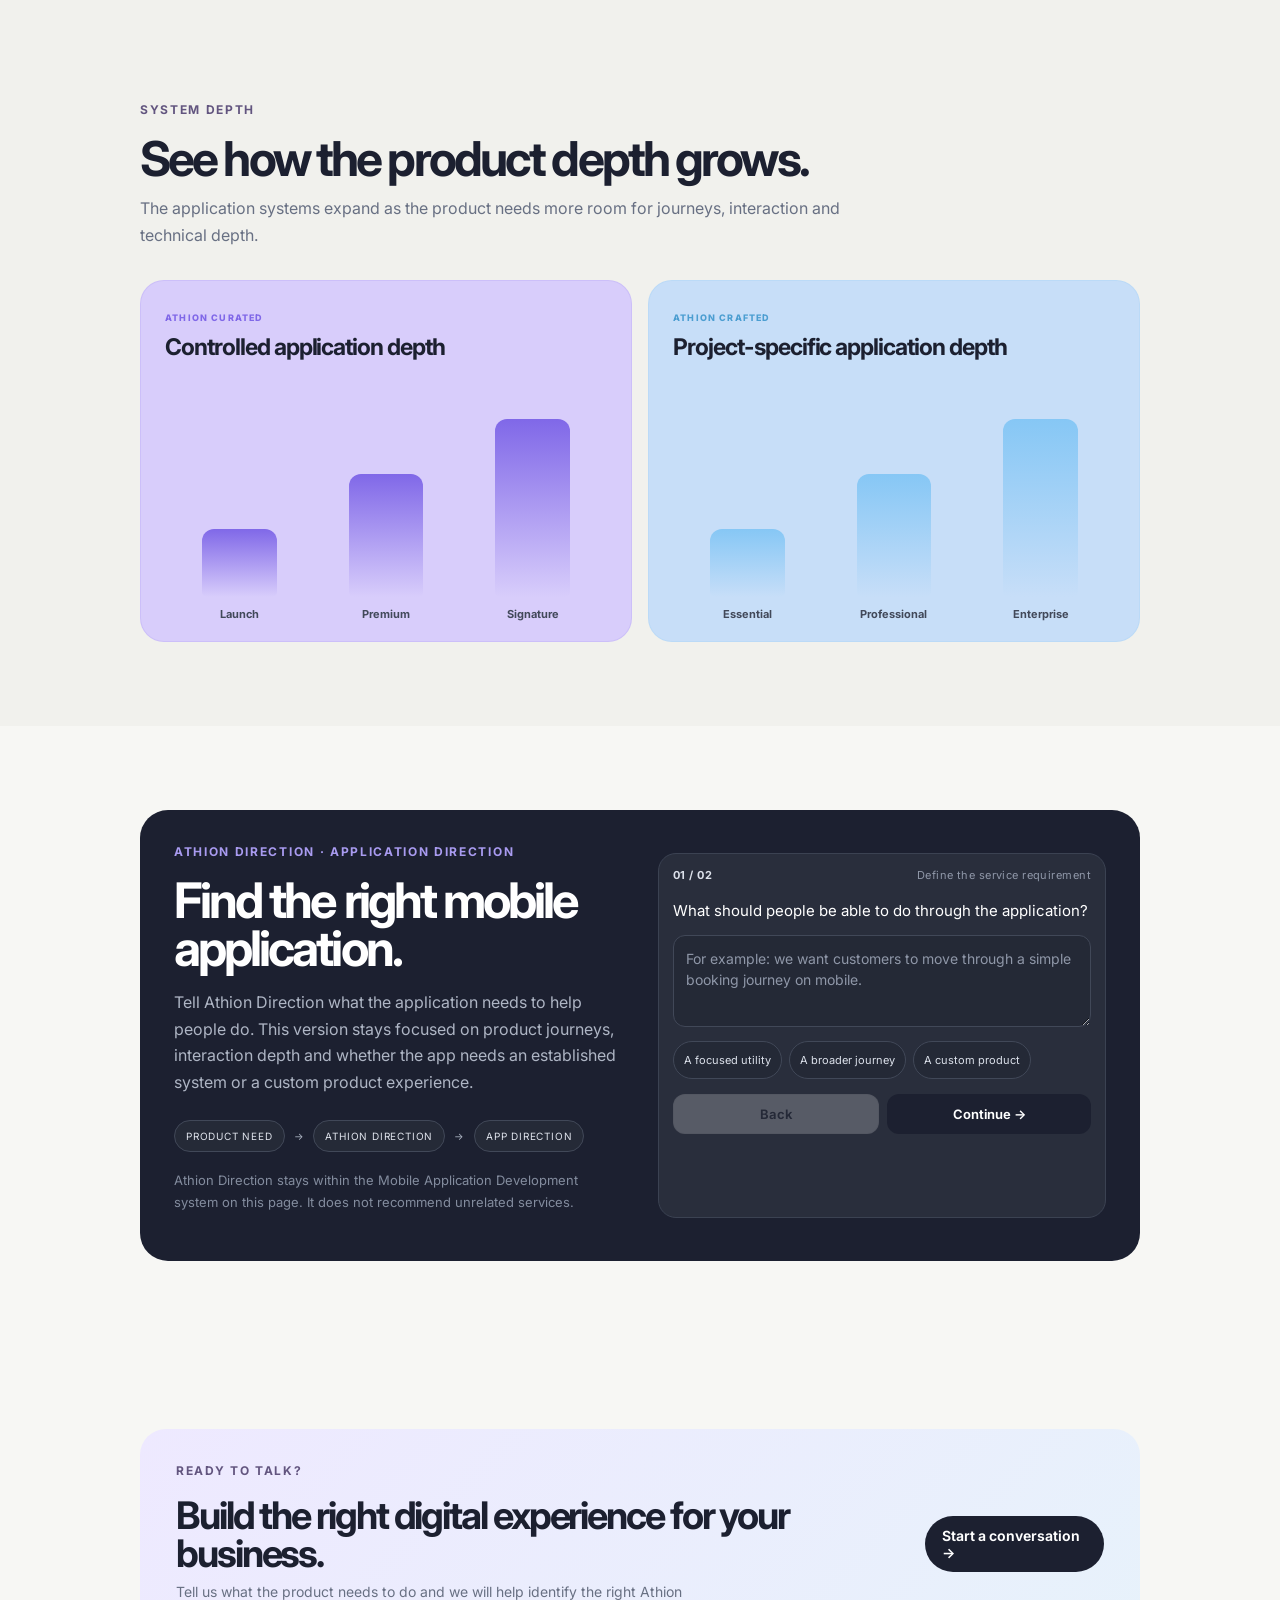
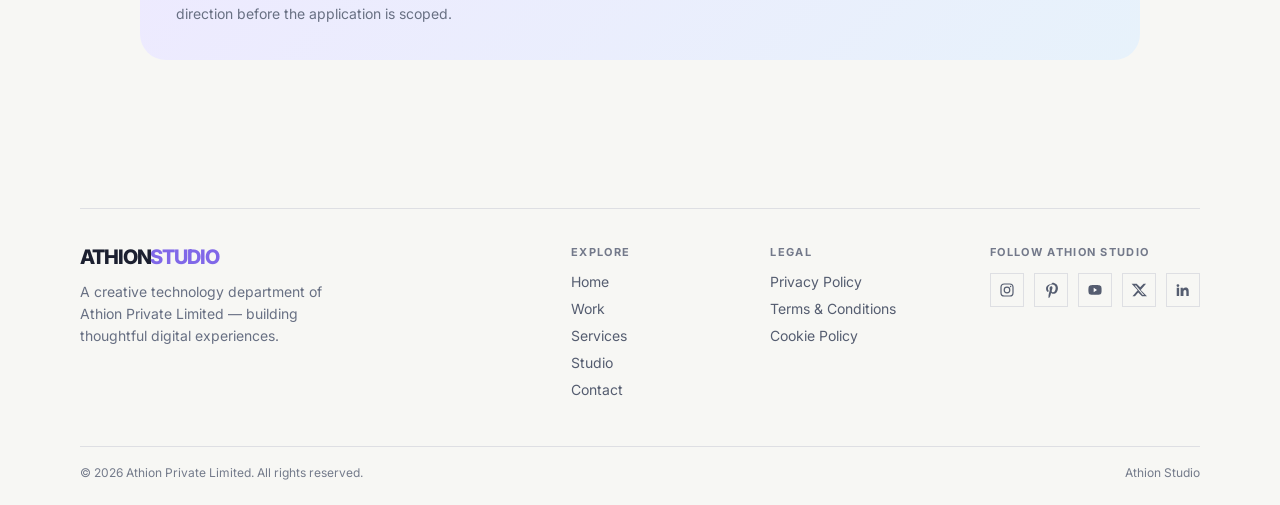
<file: services/mobile-application-development.html>
<!DOCTYPE html>

<html lang="en"><head><meta charset="utf-8"/><meta content="width=device-width,initial-scale=1" name="viewport"/><title>Mobile Application Development | Athion Studio</title><link href="https://fonts.googleapis.com" rel="preconnect"/><link crossorigin="" href="https://fonts.gstatic.com" rel="preconnect"/><link href="https://fonts.googleapis.com/css2?family=Inter:wght@400;500;600;700;800&amp;display=swap" rel="stylesheet"/><link href="../css/style.css" rel="stylesheet"/><meta content="Athion Studio designs and develops mobile application experiences around real user journeys, product requirements and business goals." name="description"/><meta content="index,follow,max-image-preview:large,max-snippet:-1,max-video-preview:-1" name="robots"/><meta content="Athion Private Limited" name="author"/><meta content="#f7f7f4" name="theme-color"/><link href="https://athionstudio.com/services/mobile-application-development.html" rel="canonical"/><meta content="website" property="og:type"/><meta content="Athion Studio" property="og:site_name"/><meta content="Mobile Application Development | Athion Studio" property="og:title"/><meta content="Athion Studio designs and develops mobile application experiences around real user journeys, product requirements and business goals." property="og:description"/><meta content="https://athionstudio.com/services/mobile-application-development.html" property="og:url"/><meta content="summary_large_image" name="twitter:card"/><meta content="Mobile Application Development | Athion Studio" name="twitter:title"/><meta content="Athion Studio designs and develops mobile application experiences around real user journeys, product requirements and business goals." name="twitter:description"/><link href="../assets/favicon.ico" rel="icon" sizes="any"/>
<link href="../assets/athion-studio-favicon-32.png" rel="icon" sizes="32x32" type="image/png"/>
<link href="../assets/athion-studio-favicon-180.png" rel="apple-touch-icon" sizes="180x180"/><script type="application/ld+json">{"@context":"https://schema.org","@type":"Service","name":"Mobile Application Development","serviceType":"Mobile Application Development","provider":{"@type":"Organization","name":"Athion Private Limited","url":"https://athionstudio.com/","logo":"https://athionstudio.com/assets/athion-studio-favicon-180.png"},"url":"https://athionstudio.com/services/mobile-application-development.html","areaServed":{"@type":"Country","name":"India"},"brand":{"@type":"Brand","name":"Athion Studio"}}</script><meta content="en_IN" property="og:locale"/><meta content="https://athionstudio.com/assets/og-image.webp" property="og:image"/>
<meta content="image/webp" property="og:image:type"/><meta content="1200" property="og:image:width"/><meta content="630" property="og:image:height"/><meta content="Athion Studio — Creative technology for better digital experiences" property="og:image:alt"/><meta content="https://athionstudio.com/assets/og-image.webp" name="twitter:image"/><meta content="Athion Studio — Creative technology for better digital experiences" name="twitter:image:alt"/></head><body><a class="skip-link" href="#main-content">Skip to main content</a><div class="site"><header class="nav wrap"><a class="logo" href="../index.html">ATHION<span>STUDIO</span></a><nav aria-label="Primary navigation"><a href="../index.html">Home</a><a href="../work.html">Work</a><a aria-current="page" class="active" href="../services.html">Services</a><a href="../studio.html">Studio</a><a href="../contact.html">Contact</a></nav>
<button aria-controls="mobile-menu" aria-expanded="false" aria-label="Open navigation menu" class="mobile-menu-toggle" type="button"><span></span><span></span><span></span></button>
<div aria-hidden="true" class="mobile-menu" id="mobile-menu"><div class="mobile-menu-inner"><div class="mobile-menu-label">ATHION STUDIO · MENU</div><nav aria-label="Mobile navigation"><a href="../index.html">Home</a><a href="../work.html">Work</a><a aria-current="page" class="active" href="../services.html">Services</a><a href="../studio.html">Studio</a><a href="../contact.html">Contact</a></nav><a class="dark-btn mobile-menu-cta" href="../contact.html">Start a project →</a></div></div><a class="dark-btn nav-cta" href="../contact.html">Start a project</a></header><main id="main-content">
<section class="cap-hero"><div class="cap-hero-grid"><div><div class="eyebrow">MOBILE APPLICATION DEVELOPMENT</div><h1>Mobile products built around real user journeys.</h1><p class="cap-lead">From a controlled application template to a project-specific product architecture, Athion creates mobile experiences around how people actually use the product.</p><div class="actions"><a class="dark-btn" href="../contact.html">Start a project →</a><a class="light-btn" href="#systems">See the systems</a></div></div><div class="cap-visual"><div class="cap-visual-inner"><div class="cap-visual-kicker">ATHION STUDIO · MOBILE DIRECTION</div><div class="cap-visual-title">A product journey, not just a set of screens.</div><div class="cap-flow"><div class="cap-flow-row"><span>NEED</span><strong>Product goal</strong></div><div class="cap-flow-row"><span>JOURNEY</span><strong>Flows · screens · states</strong></div><div class="cap-flow-row"><span>EXPERIENCE</span><strong>Mobile product</strong></div><div class="cap-flow-arrow">↓</div><div class="cap-flow-row"><span>OUTCOME</span><strong>A digital experience shaped around the need.</strong></div></div></div></div></div></section>
<section class="cap-section" id="systems"><div class="cap-head"><div class="eyebrow">THE ATHION APPROACH</div><h2>A mobile product is more than a collection of screens.</h2><p>Athion builds around the journey people take through the product — from a focused application system to a deeply customised product experience.</p></div><div class="system-grid"><article class="system-card select"><div class="system-top"><span class="system-label">ATHION CURATED</span><span class="system-tag">Structured &amp; focused</span></div><h3>Start with a proven product system.</h3><p>For businesses that need a focused mobile experience with controlled interface, screen and interaction depth.</p><div class="system-points"><div>Clear screen and journey structure</div><div>Consistent interface and interaction direction</div><div>Three levels of product depth</div></div></article><article class="system-card crafted"><div class="system-top"><span class="system-label">ATHION CRAFTED</span><span class="system-tag">Built around you</span></div><h3>Develop the product around the user journey.</h3><p>For applications that require custom flows, functionality, backend architecture or integrations beyond a controlled system.</p><div class="system-points"><div>Project-specific product architecture</div><div>Custom flows and functionality</div><div>Technical depth defined around the requirement</div></div></article></div></section>
<section class="cap-section alt"><div class="cap-head"><div class="eyebrow">ATHION CURATED</div><h2>Launch. Premium. Signature.</h2><p>A controlled application system where the experience becomes deeper as the product needs more room for screens, interaction and refinement.</p></div><div class="package-grid-v2"><article class="package-card-v2"><div class="package-name"><h3>Launch</h3></div><div class="package-meta">A focused app experience</div><p class="package-copy">For businesses that need a clear, focused mobile journey without unnecessary product complexity.</p><ul><li>5–7 screens</li><li>Focused interface direction</li><li>Basic functional interaction</li><li>One consolidated refinement stage</li></ul></article><article class="package-card-v2"><div class="package-name"><h3>Premium</h3></div><div class="package-meta">A more developed product journey</div><p class="package-copy">For products that need more room for user journeys, interface depth and controlled interaction.</p><ul><li>8–12 screens</li><li>Greater interface depth</li><li>Up to four controlled interaction patterns</li><li>Two consolidated refinement stages</li></ul></article><article class="package-card-v2"><div class="package-name"><h3>Signature</h3></div><div class="package-meta">A richer mobile experience</div><p class="package-copy">For products that need a broader experience while remaining within a structured Athion system.</p><ul><li>12–16 screens</li><li>Richer approved interface depth</li><li>Up to six controlled interaction patterns</li><li>Three consolidated refinement stages</li></ul></article></div></section>
<section class="cap-section"><div class="cap-head"><div class="eyebrow">ATHION CRAFTED</div><h2>When the product needs its own architecture.</h2><p>Crafted develops the interface, flows, functionality and technical foundation specifically around the approved product requirement.</p></div><div class="package-grid-v2"><article class="package-card-v2"><div class="package-name"><h3>Essential</h3></div><div class="package-meta">A custom application foundation</div><p class="package-copy">For a clear product requirement that needs custom flows, interface and core functionality.</p><ul><li>Custom core UI/UX</li><li>Custom core flows</li><li>Core custom functionality</li><li>Selected integrations where scoped</li><li>Two consolidated refinement stages</li></ul></article><article class="package-card-v2"><div class="package-name"><h3>Professional</h3></div><div class="package-meta">A deeper product architecture</div><p class="package-copy">For applications with multiple custom journeys, broader functionality and a custom technical foundation.</p><ul><li>Custom full UI/UX</li><li>Multiple custom flows</li><li>Extended custom functionality</li><li>Custom backend architecture</li><li>Multiple scoped integrations</li><li>Three consolidated refinement stages</li></ul></article><article class="package-card-v2"><div class="package-name"><h3>Enterprise</h3></div><div class="package-meta">An advanced application system</div><p class="package-copy">For complex products where multiple journeys, advanced functionality and integrations need to work together.</p><ul><li>Advanced custom UI/UX</li><li>Complex multi-flow architecture</li><li>Advanced custom functionality</li><li>Advanced backend architecture</li><li>Advanced integration requirements</li><li>Four consolidated refinement stages</li></ul></article></div></section>
<section class="cap-section alt"><div class="cap-head"><div class="eyebrow">WHY ATHION</div><h2>Build the product depth the user actually needs.</h2><p>Athion treats the application as a connected experience — not simply a list of screens.</p></div><div class="scope-grid"><article class="scope-item"><strong>Understand the journey</strong><span>We start with what the user needs to do, the product goal and the important flows.</span></article><article class="scope-item"><strong>Choose the right system</strong><span>A focused product can use an established system; a more complex product can move into custom development.</span></article><article class="scope-item"><strong>Build the experience</strong><span>Interface, flows and functionality are developed to support the approved product direction.</span></article><article class="scope-item"><strong>Refine the product</strong><span>Review and refinement keep the experience aligned before delivery.</span></article></div></section>
<section class="cap-section alt"><div class="cap-head"><div class="eyebrow">SYSTEM DEPTH</div><h2>See how the product depth grows.</h2><p>The application systems expand as the product needs more room for journeys, interaction and technical depth.</p></div><div class="depth-graphs"><article class="depth-graph"><div class="depth-graph-head"><div><span class="depth-label">ATHION CURATED</span><h3>Controlled application depth</h3></div></div><div class="depth-bars"><div class="depth-bar-item"><div class="depth-bar" data-depth="40"></div><strong>Launch</strong></div><div class="depth-bar-item"><div class="depth-bar" data-depth="70"></div><strong>Premium</strong></div><div class="depth-bar-item"><div class="depth-bar" data-depth="100"></div><strong>Signature</strong></div></div></article><article class="depth-graph crafted-depth"><div class="depth-graph-head"><div><span class="depth-label">ATHION CRAFTED</span><h3>Project-specific application depth</h3></div></div><div class="depth-bars"><div class="depth-bar-item"><div class="depth-bar" data-depth="40"></div><strong>Essential</strong></div><div class="depth-bar-item"><div class="depth-bar" data-depth="70"></div><strong>Professional</strong></div><div class="depth-bar-item"><div class="depth-bar" data-depth="100"></div><strong>Enterprise</strong></div></div></article></div></section><section class="cap-section" data-ai-service="app" id="athion-ai">
<div class="ai ai-selector dedicated-ai">
<div class="ai-grid">
<div>
<div class="eyebrow purple">Athion Direction · Application direction</div>
<h2>Find the right mobile application.</h2>
<p>Tell Athion Direction what the application needs to help people do. This version stays focused on product journeys, interaction depth and whether the app needs an established system or a custom product experience.</p>
<div aria-label="Athion application direction system" class="ai-system-map"><span>PRODUCT NEED</span><i>→</i><span>ATHION DIRECTION</span><i>→</i><span>APP DIRECTION</span></div>
<p class="ai-note">Athion Direction stays within the Mobile Application Development system on this page. It does not recommend unrelated services.</p>
</div>
<div class="promptbox selector-box">
<div class="selector-progress"><span id="selector-step">01 / 02</span><span id="selector-status">Tell us what you're building</span></div>
<div class="selector-step is-active" data-step="1">
<label for="direction-input">What should people be able to do through the application?</label>
<textarea class="direction-input" id="direction-input" maxlength="500" placeholder="For example: we want customers to move through a simple booking journey on mobile." rows="3"></textarea>
<div class="suggestions"><button data-prompt="We need a focused mobile experience around one clear user task." type="button">A focused utility</button><button data-prompt="The product needs several connected user journeys and more interaction." type="button">A broader journey</button><button data-prompt="The application has specific product logic, integrations or technical requirements." type="button">A custom product</button></div>
</div>
<div class="selector-step" data-step="2">
<label id="step2-label">One quick refinement — what matters most?</label>
<div class="choice-grid two" id="step2-choices"></div>
</div>
<div class="selector-actions">
<button class="light-btn" disabled="" id="selector-back" type="button">Back</button>
<button class="dark-btn" id="selector-next" type="button">Find my direction →</button>
</div>
<div aria-live="polite" class="selector-result" id="selector-result"></div>
</div>
</div>
</div>
</section><section class="cap-final"><div class="cta-band"><div><div class="eyebrow">READY TO TALK?</div><h2>Build the right digital experience for your business.</h2><p>Tell us what the product needs to do and we will help identify the right Athion direction before the application is scoped.</p></div><a class="dark-btn" href="../contact.html">Start a conversation →</a></div></section></main><footer class="footer wrap"><div class="footer-main"><div class="footer-brand"><div class="logo">ATHION<span>STUDIO</span></div><p>A creative technology department of Athion Private Limited — building thoughtful digital experiences.</p></div><div class="footer-links"><div><h2>Explore</h2><a href="../index.html">Home</a><a href="../work.html">Work</a><a href="../services.html">Services</a><a href="../studio.html">Studio</a><a href="../contact.html">Contact</a></div><div><h2>Legal</h2><a href="../legal/privacy.html">Privacy Policy</a><a href="../legal/terms.html">Terms &amp; Conditions</a><a href="../legal/cookies.html">Cookie Policy</a></div></div><div class="footer-social"><h2>Follow Athion Studio</h2><div aria-label="Athion Studio social media links" class="social-icons"><a aria-label="Instagram" class="social-icon" href="https://www.instagram.com/athionstudio/" rel="noopener noreferrer" target="_blank" title="Instagram"><svg aria-hidden="true" viewbox="0 0 24 24"><rect fill="none" height="18" rx="5" stroke="currentColor" stroke-width="1.8" width="18" x="3" y="3"></rect><circle cx="12" cy="12" fill="none" r="4.2" stroke="currentColor" stroke-width="1.8"></circle><circle cx="17.4" cy="6.7" fill="currentColor" r="1.1"></circle></svg></a><a aria-label="Pinterest" class="social-icon" href="https://www.pinterest.com/athionstudio/" rel="noopener noreferrer" target="_blank" title="Pinterest"><svg aria-hidden="true" viewbox="0 0 24 24"><path d="M12.1 3.2c-4.9 0-7.5 3.5-7.5 6.4 0 2.4.9 4.5 2.8 5.3.3.1.5 0 .6-.3l.4-1.5c.1-.3 0-.4-.2-.7-.5-.6-.8-1.4-.8-2.5 0-3.2 2.4-6.1 6.3-6.1 3.4 0 5.3 2.1 5.3 4.9 0 3.7-1.6 6.8-4 6.8-1.3 0-2.2-1.1-1.9-2.4.4-1.6 1.1-3.4 1.1-4.6 0-1.1-.6-2-1.8-2-1.4 0-2.5 1.4-2.5 3.2 0 1.2.4 2 .4 2s-1.5 6.3-1.8 7.4c-.5 2.2-.1 4.9-.1 5.2.1.2.3.2.4.1.2-.2 1.9-2.4 2.5-4.6.2-.6.9-3.7.9-3.7.5.9 1.8 1.7 3.2 1.7 4.2 0 7-3.8 7-8.9 0-3.9-3.3-7.7-8.3-7.7Z" fill="currentColor"></path></svg></a><a aria-label="YouTube" class="social-icon" href="https://www.youtube.com/@AthionStudio" rel="noopener noreferrer" target="_blank" title="YouTube"><svg aria-hidden="true" viewbox="0 0 24 24"><path d="M21.4 7.1a2.9 2.9 0 0 0-2-2C17.6 4.6 12 4.6 12 4.6s-5.6 0-7.4.5a2.9 2.9 0 0 0-2 2C2.1 8.9 2.1 12 2.1 12s0 3.1.5 4.9a2.9 2.9 0 0 0 2 2c1.8.5 7.4.5 7.4.5s5.6 0 7.4-.5a2.9 2.9 0 0 0 2-2c.5-1.8.5-4.9.5-4.9s0-3.1-.5-4.9Z" fill="currentColor"></path><path d="m10 15.5 5-3.5-5-3.5v7Z" fill="#fff"></path></svg></a><a aria-label="X" class="social-icon" href="https://x.com/AthionStudio" rel="noopener noreferrer" target="_blank" title="X"><svg aria-hidden="true" viewbox="0 0 24 24"><path d="M18.9 2.8h3.7l-8.1 9.3 9.5 9.1h-7.4l-5.8-5.6-4.9 5.6H2.2l7.8-8.9L.9 2.8h7.6l5.2 5.1 5.2-5.1Zm-1.3 16.8h2L7.5 5.1h-2l12.1 14.5Z" fill="currentColor"></path></svg></a><a aria-label="LinkedIn" class="social-icon" href="https://www.linkedin.com/in/athion-studio-913445441/" rel="noopener noreferrer" target="_blank" title="LinkedIn"><svg aria-hidden="true" viewbox="0 0 24 24"><path d="M4.4 3.2a2.1 2.1 0 1 1 0 4.2 2.1 2.1 0 0 1 0-4.2ZM2.6 8.8h3.6V21H2.6V8.8Zm5.8 0h3.4v1.7h.1c.5-1 1.8-2.1 3.8-2.1 4.1 0 4.9 2.7 4.9 6.2V21H17v-5.7c0-1.4 0-3.3-2-3.3s-2.3 1.5-2.3 3.2V21H8.4V8.8Z" fill="currentColor"></path></svg></a></div></div></div><div class="footer-bottom"><span>© 2026 Athion Private Limited. All rights reserved.</span><span>Athion Studio</span></div></footer></div><script src="../js/script.js"></script></body></html>
</file>
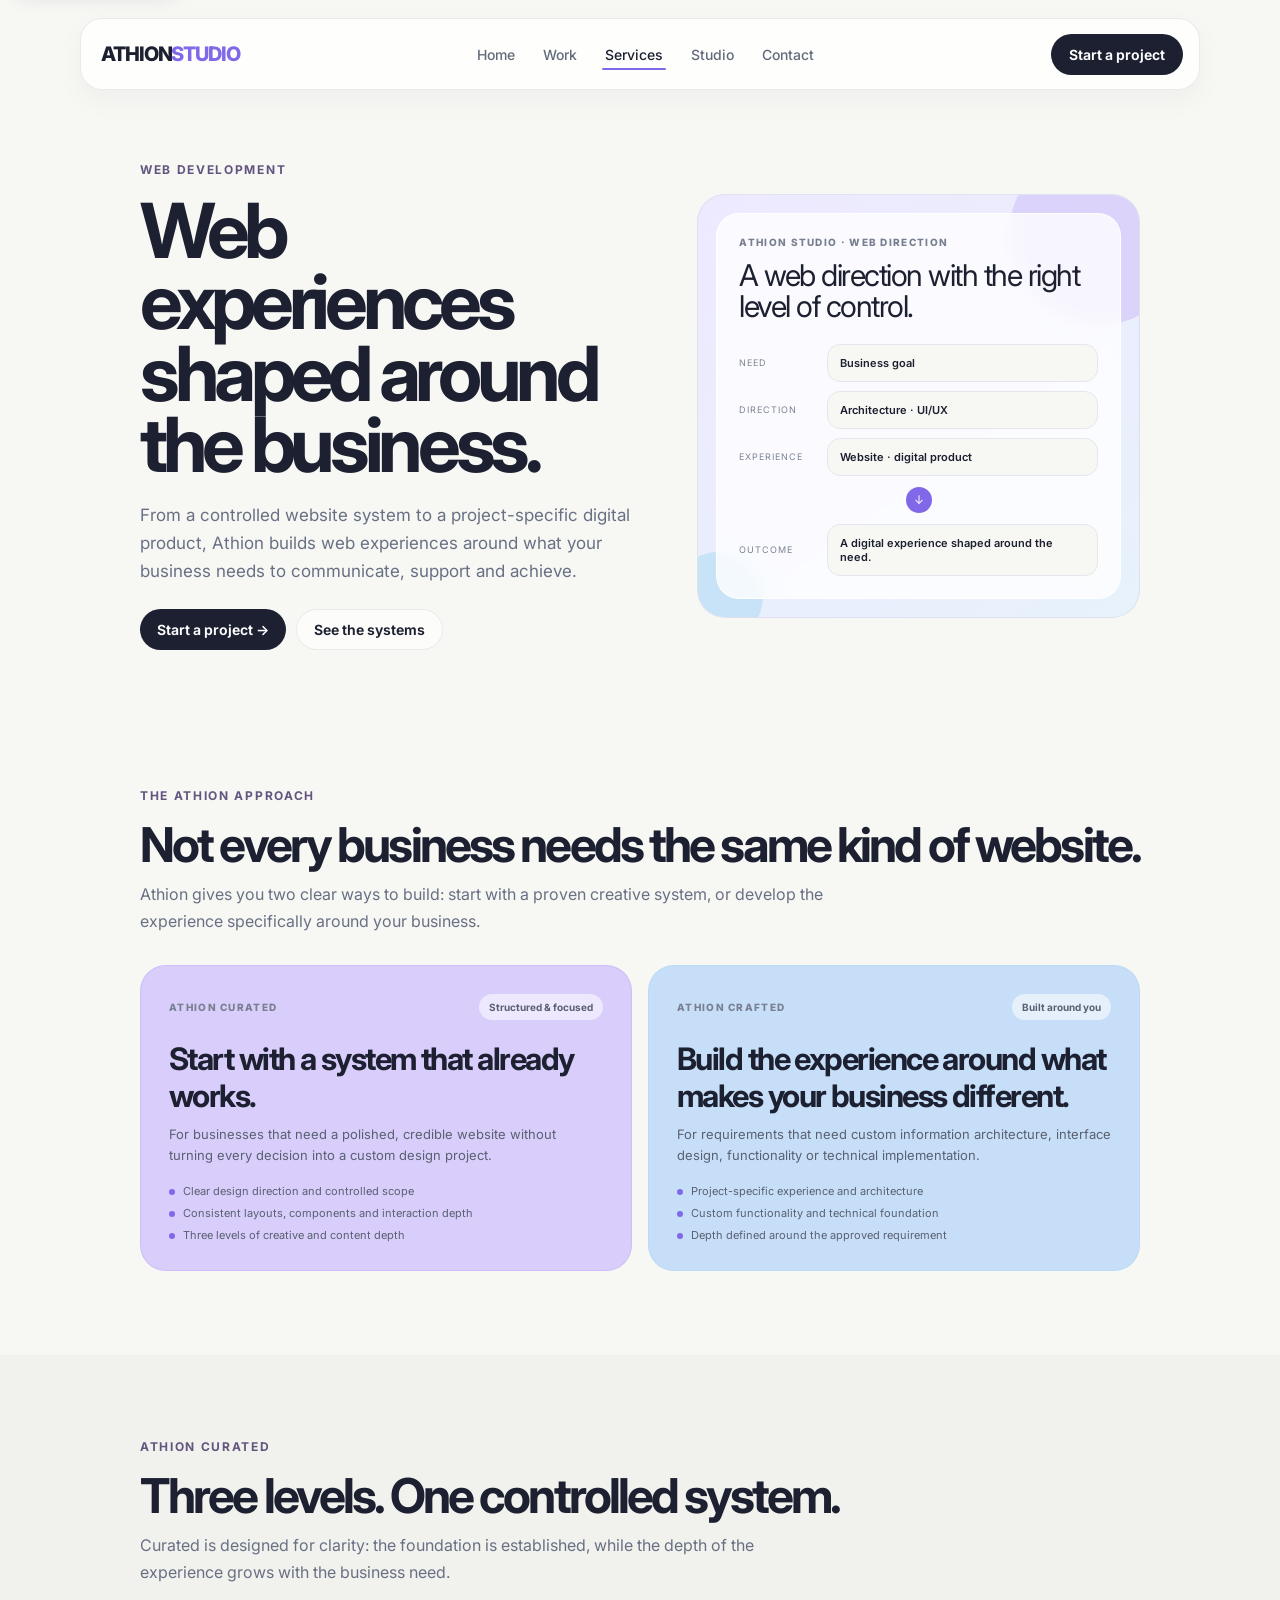
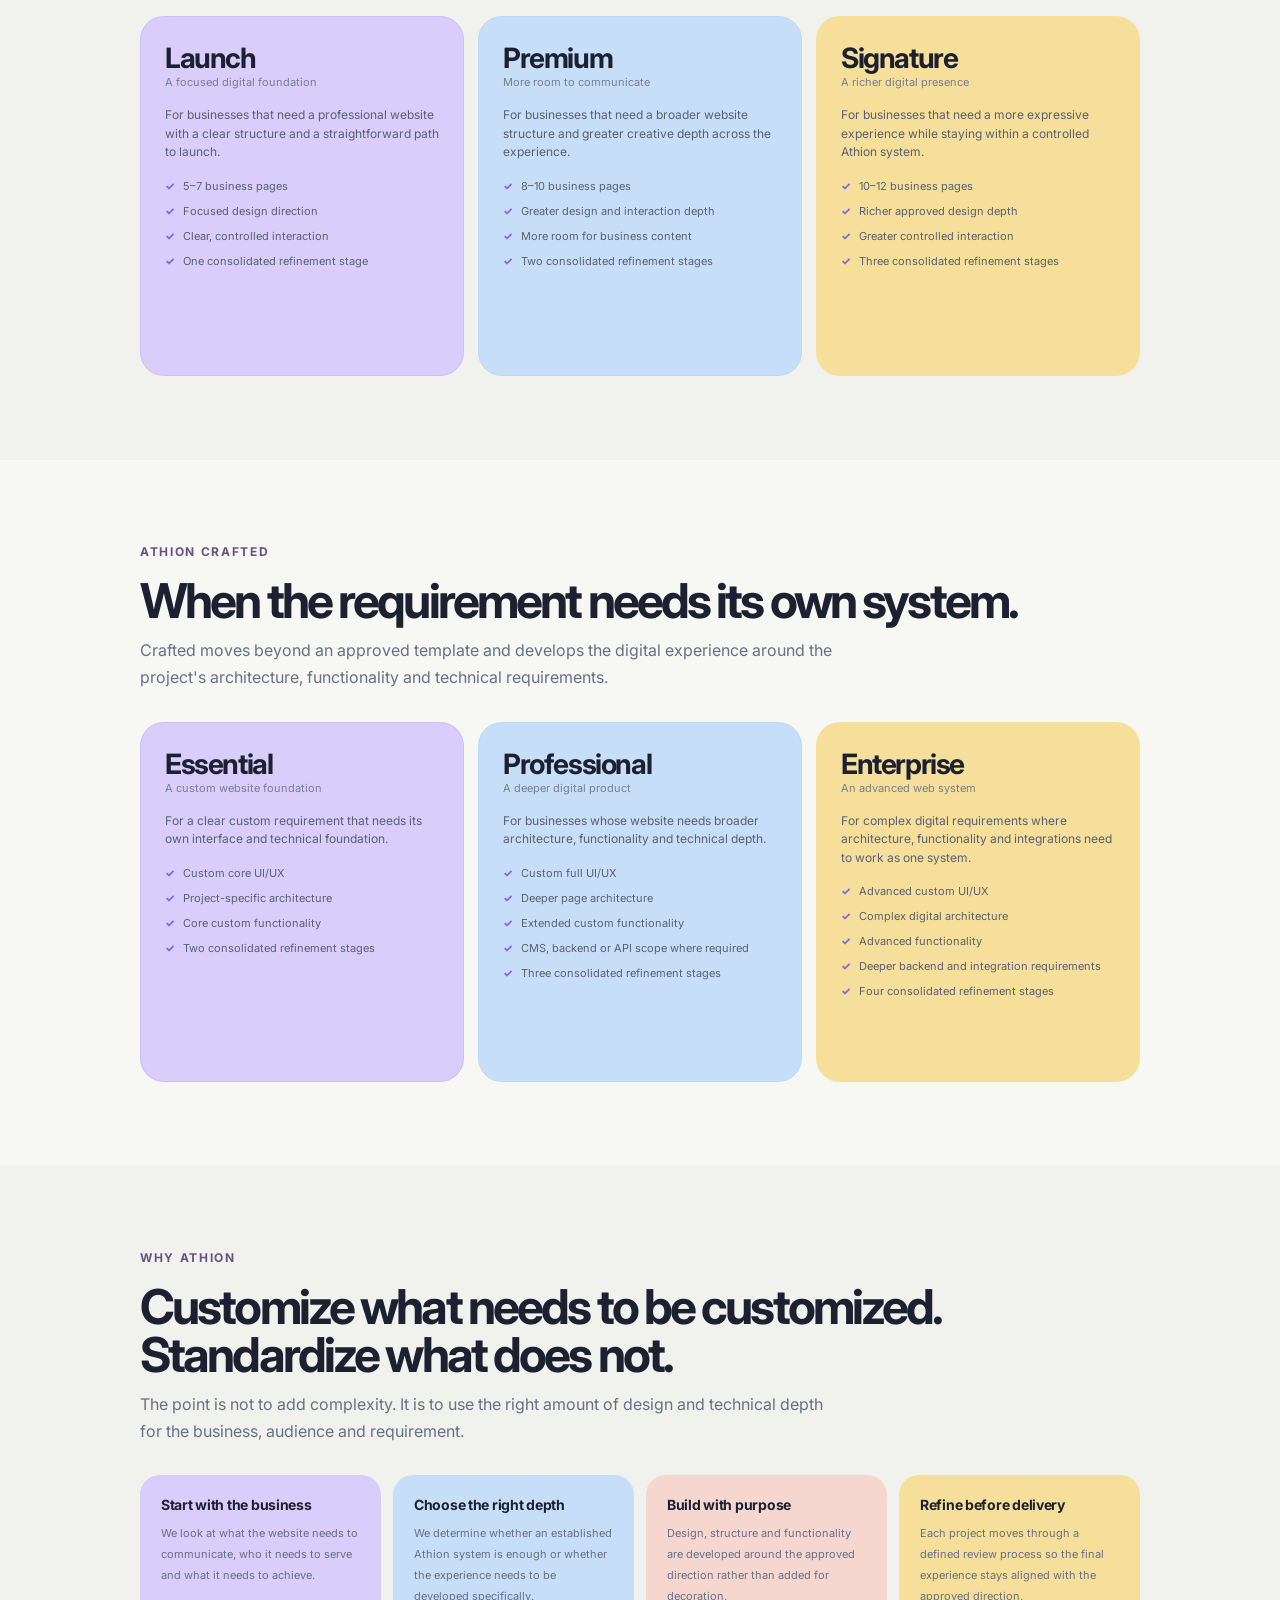
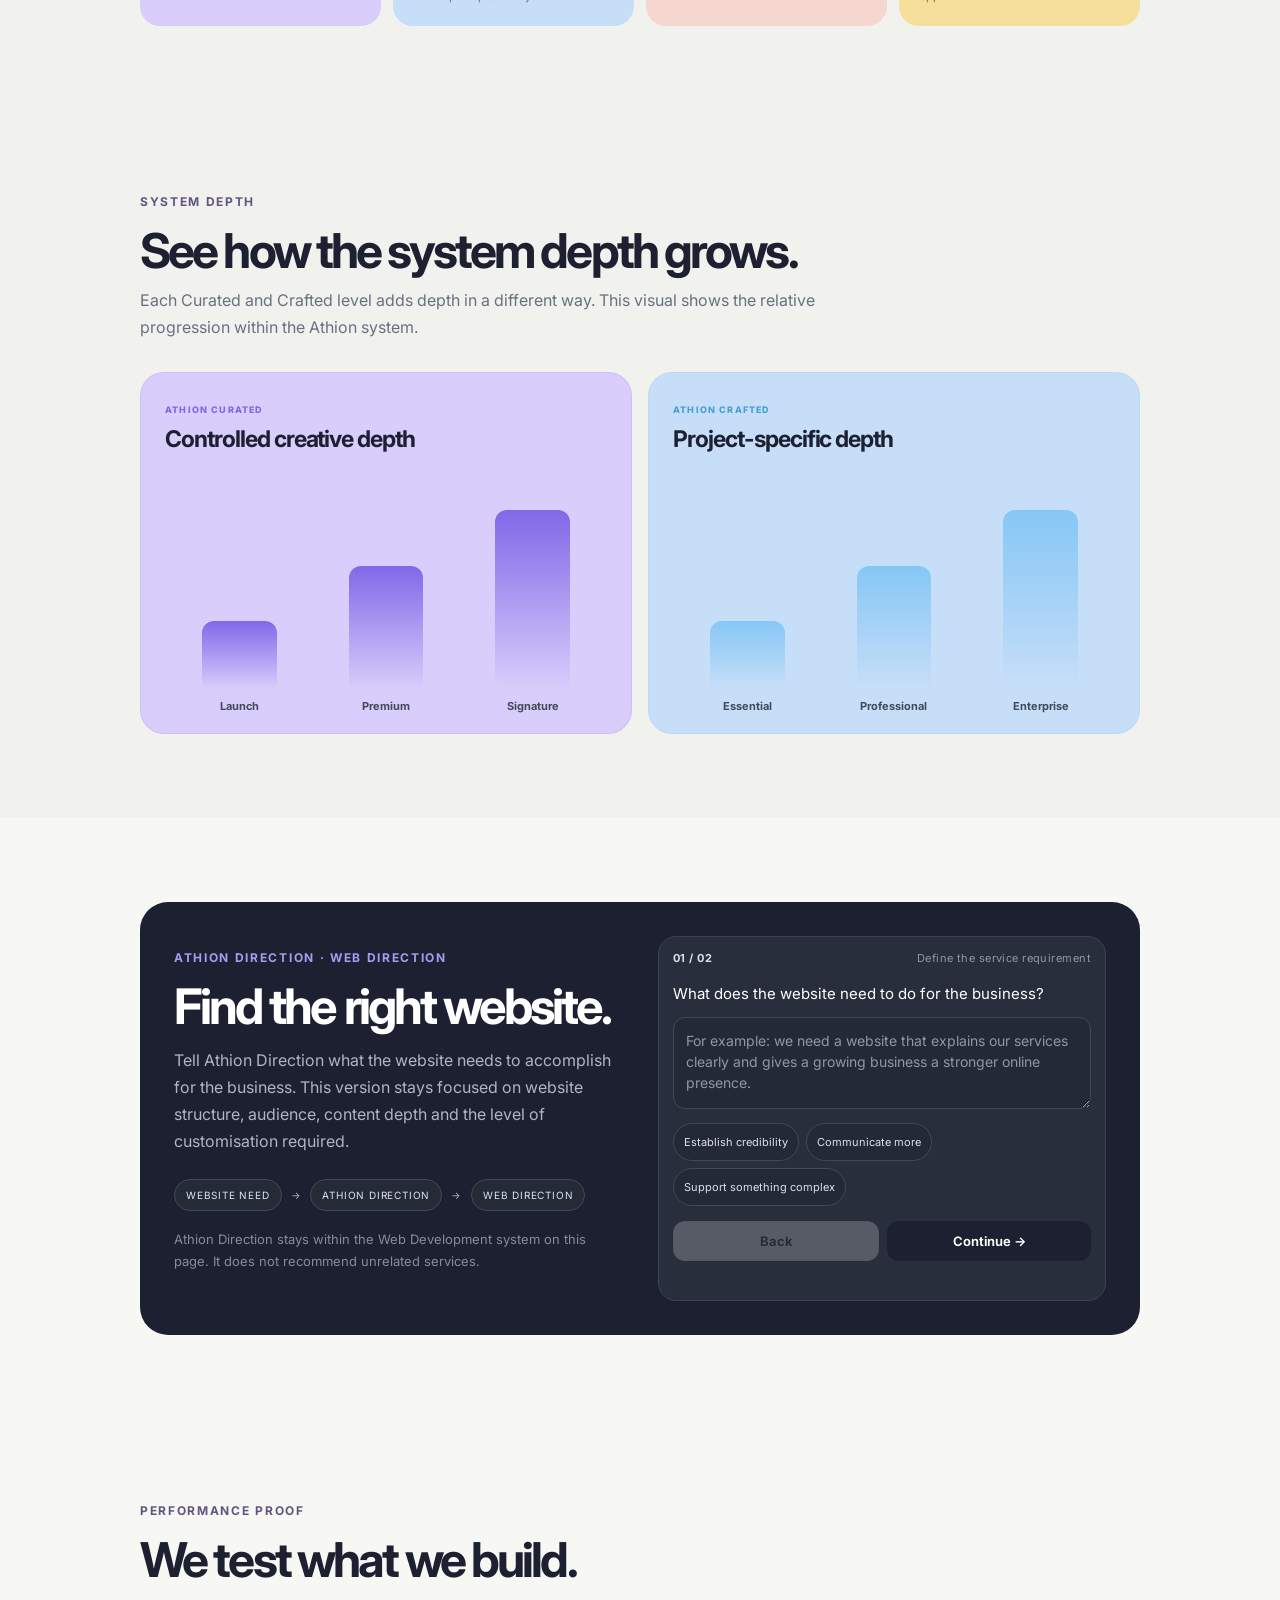
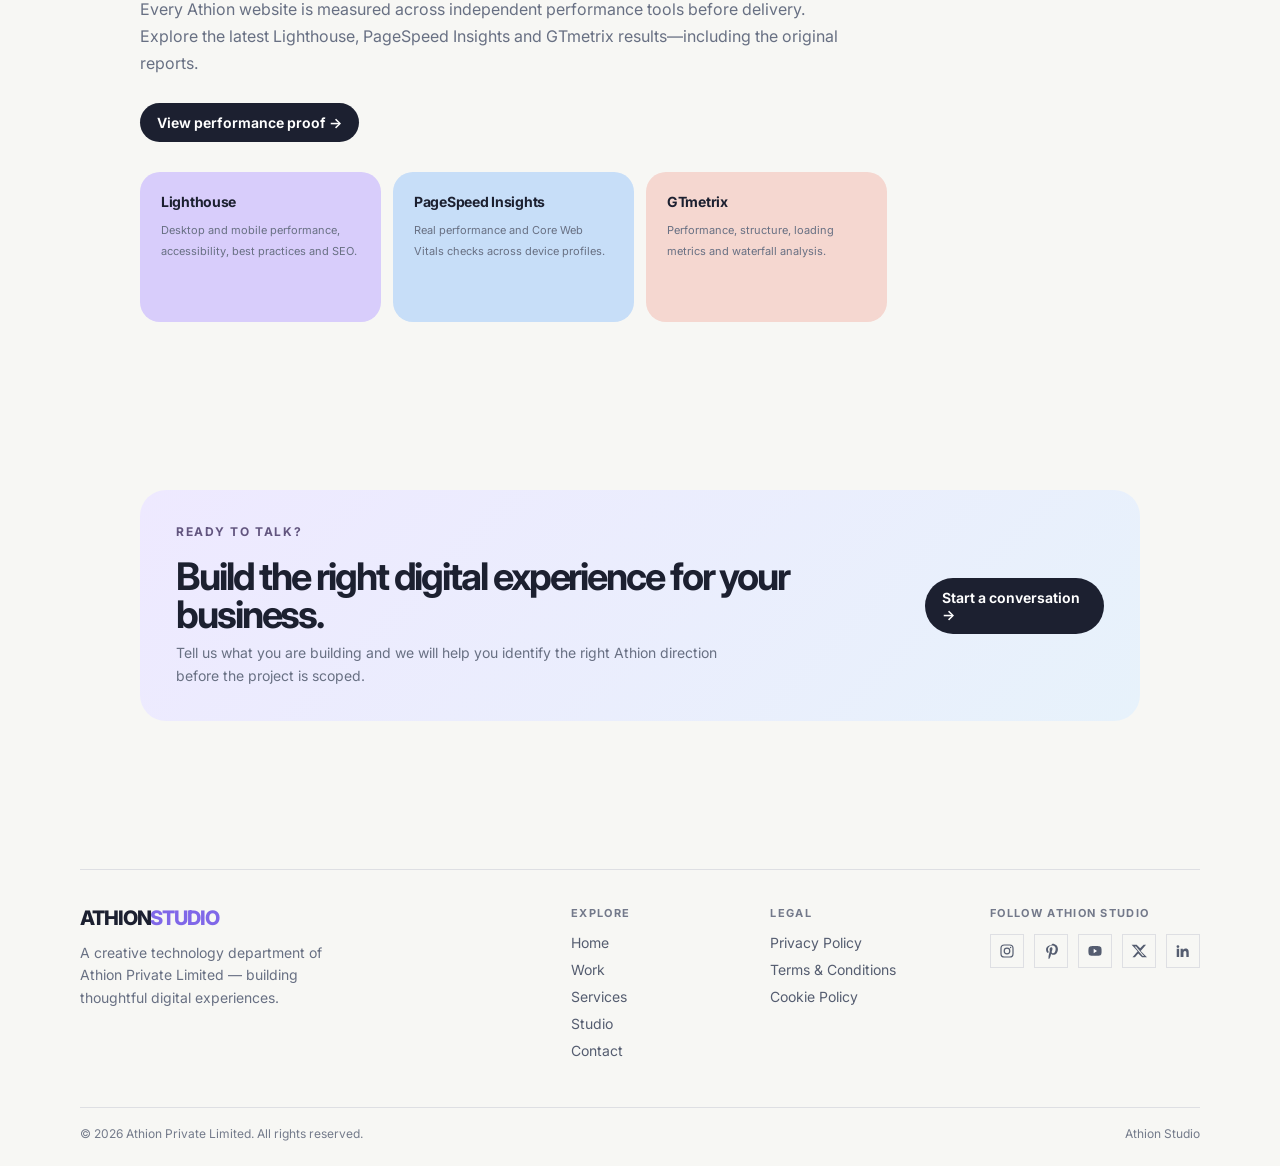
<file: services/web-development.html>
<!DOCTYPE html>

<html lang="en"><head><meta charset="utf-8"/><meta content="width=device-width,initial-scale=1" name="viewport"/><title>Web Development | Athion Studio</title><link href="https://fonts.googleapis.com" rel="preconnect"/><link crossorigin="" href="https://fonts.gstatic.com" rel="preconnect"/><link href="https://fonts.googleapis.com/css2?family=Inter:wght@400;500;600;700;800&amp;display=swap" rel="stylesheet"/><link href="../css/style.css" rel="stylesheet"/><meta content="Athion Studio builds business-focused websites and digital experiences, from efficient template systems to bespoke web products." name="description"/><meta content="index,follow,max-image-preview:large,max-snippet:-1,max-video-preview:-1" name="robots"/><meta content="Athion Private Limited" name="author"/><meta content="#f7f7f4" name="theme-color"/><link href="https://athionstudio.com/services/web-development.html" rel="canonical"/><meta content="website" property="og:type"/><meta content="Athion Studio" property="og:site_name"/><meta content="Web Development | Athion Studio" property="og:title"/><meta content="Athion Studio builds business-focused websites and digital experiences, from efficient template systems to bespoke web products." property="og:description"/><meta content="https://athionstudio.com/services/web-development.html" property="og:url"/><meta content="summary_large_image" name="twitter:card"/><meta content="Web Development | Athion Studio" name="twitter:title"/><meta content="Athion Studio builds business-focused websites and digital experiences, from efficient template systems to bespoke web products." name="twitter:description"/><link href="../assets/favicon.ico" rel="icon" sizes="any"/>
<link href="../assets/athion-studio-favicon-32.png" rel="icon" sizes="32x32" type="image/png"/>
<link href="../assets/athion-studio-favicon-180.png" rel="apple-touch-icon" sizes="180x180"/><script type="application/ld+json">{"@context":"https://schema.org","@type":"Service","name":"Web Development","serviceType":"Web Development","provider":{"@type":"Organization","name":"Athion Private Limited","url":"https://athionstudio.com/","logo":"https://athionstudio.com/assets/athion-studio-favicon-180.png"},"url":"https://athionstudio.com/services/web-development.html","areaServed":{"@type":"Country","name":"India"},"brand":{"@type":"Brand","name":"Athion Studio"}}</script><meta content="en_IN" property="og:locale"/><meta content="https://athionstudio.com/assets/og-image.webp" property="og:image"/>
<meta content="image/webp" property="og:image:type"/><meta content="1200" property="og:image:width"/><meta content="630" property="og:image:height"/><meta content="Athion Studio — Creative technology for better digital experiences" property="og:image:alt"/><meta content="https://athionstudio.com/assets/og-image.webp" name="twitter:image"/><meta content="Athion Studio — Creative technology for better digital experiences" name="twitter:image:alt"/><style>.performance-proof-teaser .actions{margin-top:26px}.performance-proof-mini{margin-top:28px}.performance-proof-mini .scope-item{min-height:150px}</style></head><body><a class="skip-link" href="#main-content">Skip to main content</a><div class="site"><header class="nav wrap"><a class="logo" href="../index.html">ATHION<span>STUDIO</span></a><nav aria-label="Primary navigation"><a href="../index.html">Home</a><a href="../work.html">Work</a><a aria-current="page" class="active" href="../services.html">Services</a><a href="../studio.html">Studio</a><a href="../contact.html">Contact</a></nav>
<button aria-controls="mobile-menu" aria-expanded="false" aria-label="Open navigation menu" class="mobile-menu-toggle" type="button"><span></span><span></span><span></span></button>
<div aria-hidden="true" class="mobile-menu" id="mobile-menu"><div class="mobile-menu-inner"><div class="mobile-menu-label">ATHION STUDIO · MENU</div><nav aria-label="Mobile navigation"><a href="../index.html">Home</a><a href="../work.html">Work</a><a aria-current="page" class="active" href="../services.html">Services</a><a href="../studio.html">Studio</a><a href="../contact.html">Contact</a></nav><a class="dark-btn mobile-menu-cta" href="../contact.html">Start a project →</a></div></div><a class="dark-btn nav-cta" href="../contact.html">Start a project</a></header><main id="main-content">
<section class="cap-hero"><div class="cap-hero-grid"><div><div class="eyebrow">WEB DEVELOPMENT</div><h1>Web experiences shaped around the business.</h1><p class="cap-lead">From a controlled website system to a project-specific digital product, Athion builds web experiences around what your business needs to communicate, support and achieve.</p><div class="actions"><a class="dark-btn" href="../contact.html">Start a project →</a><a class="light-btn" href="#systems">See the systems</a></div></div><div class="cap-visual"><div class="cap-visual-inner"><div class="cap-visual-kicker">ATHION STUDIO · WEB DIRECTION</div><div class="cap-visual-title">A web direction with the right level of control.</div><div class="cap-flow"><div class="cap-flow-row"><span>NEED</span><strong>Business goal</strong></div><div class="cap-flow-row"><span>DIRECTION</span><strong>Architecture · UI/UX</strong></div><div class="cap-flow-row"><span>EXPERIENCE</span><strong>Website · digital product</strong></div><div class="cap-flow-arrow">↓</div><div class="cap-flow-row"><span>OUTCOME</span><strong>A digital experience shaped around the need.</strong></div></div></div></div></div></section>
<section class="cap-section" id="systems"><div class="cap-head"><div class="eyebrow">THE ATHION APPROACH</div><h2>Not every business needs the same kind of website.</h2><p>Athion gives you two clear ways to build: start with a proven creative system, or develop the experience specifically around your business.</p></div><div class="system-grid"><article class="system-card select"><div class="system-top"><span class="system-label">ATHION CURATED</span><span class="system-tag">Structured &amp; focused</span></div><h3>Start with a system that already works.</h3><p>For businesses that need a polished, credible website without turning every decision into a custom design project.</p><div class="system-points"><div>Clear design direction and controlled scope</div><div>Consistent layouts, components and interaction depth</div><div>Three levels of creative and content depth</div></div></article><article class="system-card crafted"><div class="system-top"><span class="system-label">ATHION CRAFTED</span><span class="system-tag">Built around you</span></div><h3>Build the experience around what makes your business different.</h3><p>For requirements that need custom information architecture, interface design, functionality or technical implementation.</p><div class="system-points"><div>Project-specific experience and architecture</div><div>Custom functionality and technical foundation</div><div>Depth defined around the approved requirement</div></div></article></div></section>
<section class="cap-section alt"><div class="cap-head"><div class="eyebrow">ATHION CURATED</div><h2>Three levels. One controlled system.</h2><p>Curated is designed for clarity: the foundation is established, while the depth of the experience grows with the business need.</p></div><div class="package-grid-v2"><article class="package-card-v2"><div class="package-name"><h3>Launch</h3></div><div class="package-meta">A focused digital foundation</div><p class="package-copy">For businesses that need a professional website with a clear structure and a straightforward path to launch.</p><ul><li>5–7 business pages</li><li>Focused design direction</li><li>Clear, controlled interaction</li><li>One consolidated refinement stage</li></ul></article><article class="package-card-v2"><div class="package-name"><h3>Premium</h3></div><div class="package-meta">More room to communicate</div><p class="package-copy">For businesses that need a broader website structure and greater creative depth across the experience.</p><ul><li>8–10 business pages</li><li>Greater design and interaction depth</li><li>More room for business content</li><li>Two consolidated refinement stages</li></ul></article><article class="package-card-v2"><div class="package-name"><h3>Signature</h3></div><div class="package-meta">A richer digital presence</div><p class="package-copy">For businesses that need a more expressive experience while staying within a controlled Athion system.</p><ul><li>10–12 business pages</li><li>Richer approved design depth</li><li>Greater controlled interaction</li><li>Three consolidated refinement stages</li></ul></article></div></section>
<section class="cap-section"><div class="cap-head"><div class="eyebrow">ATHION CRAFTED</div><h2>When the requirement needs its own system.</h2><p>Crafted moves beyond an approved template and develops the digital experience around the project's architecture, functionality and technical requirements.</p></div><div class="package-grid-v2"><article class="package-card-v2"><div class="package-name"><h3>Essential</h3></div><div class="package-meta">A custom website foundation</div><p class="package-copy">For a clear custom requirement that needs its own interface and technical foundation.</p><ul><li>Custom core UI/UX</li><li>Project-specific architecture</li><li>Core custom functionality</li><li>Two consolidated refinement stages</li></ul></article><article class="package-card-v2"><div class="package-name"><h3>Professional</h3></div><div class="package-meta">A deeper digital product</div><p class="package-copy">For businesses whose website needs broader architecture, functionality and technical depth.</p><ul><li>Custom full UI/UX</li><li>Deeper page architecture</li><li>Extended custom functionality</li><li>CMS, backend or API scope where required</li><li>Three consolidated refinement stages</li></ul></article><article class="package-card-v2"><div class="package-name"><h3>Enterprise</h3></div><div class="package-meta">An advanced web system</div><p class="package-copy">For complex digital requirements where architecture, functionality and integrations need to work as one system.</p><ul><li>Advanced custom UI/UX</li><li>Complex digital architecture</li><li>Advanced functionality</li><li>Deeper backend and integration requirements</li><li>Four consolidated refinement stages</li></ul></article></div></section>
<section class="cap-section alt"><div class="cap-head"><div class="eyebrow">WHY ATHION</div><h2>Customize what needs to be customized. Standardize what does not.</h2><p>The point is not to add complexity. It is to use the right amount of design and technical depth for the business, audience and requirement.</p></div><div class="scope-grid"><article class="scope-item"><strong>Start with the business</strong><span>We look at what the website needs to communicate, who it needs to serve and what it needs to achieve.</span></article><article class="scope-item"><strong>Choose the right depth</strong><span>We determine whether an established Athion system is enough or whether the experience needs to be developed specifically.</span></article><article class="scope-item"><strong>Build with purpose</strong><span>Design, structure and functionality are developed around the approved direction rather than added for decoration.</span></article><article class="scope-item"><strong>Refine before delivery</strong><span>Each project moves through a defined review process so the final experience stays aligned with the approved direction.</span></article></div></section>
<section class="cap-section alt"><div class="cap-head"><div class="eyebrow">SYSTEM DEPTH</div><h2>See how the system depth grows.</h2><p>Each Curated and Crafted level adds depth in a different way. This visual shows the relative progression within the Athion system.</p></div><div class="depth-graphs"><article class="depth-graph"><div class="depth-graph-head"><div><span class="depth-label">ATHION CURATED</span><h3>Controlled creative depth</h3></div></div><div class="depth-bars"><div class="depth-bar-item"><div class="depth-bar" data-depth="40"></div><strong>Launch</strong></div><div class="depth-bar-item"><div class="depth-bar" data-depth="70"></div><strong>Premium</strong></div><div class="depth-bar-item"><div class="depth-bar" data-depth="100"></div><strong>Signature</strong></div></div></article><article class="depth-graph crafted-depth"><div class="depth-graph-head"><div><span class="depth-label">ATHION CRAFTED</span><h3>Project-specific depth</h3></div></div><div class="depth-bars"><div class="depth-bar-item"><div class="depth-bar" data-depth="40"></div><strong>Essential</strong></div><div class="depth-bar-item"><div class="depth-bar" data-depth="70"></div><strong>Professional</strong></div><div class="depth-bar-item"><div class="depth-bar" data-depth="100"></div><strong>Enterprise</strong></div></div></article></div></section><section class="cap-section" data-ai-service="web" id="athion-ai">
<div class="ai ai-selector dedicated-ai">
<div class="ai-grid">
<div>
<div class="eyebrow purple">Athion Direction · Web direction</div>
<h2>Find the right website.</h2>
<p>Tell Athion Direction what the website needs to accomplish for the business. This version stays focused on website structure, audience, content depth and the level of customisation required.</p>
<div aria-label="Athion web direction system" class="ai-system-map"><span>WEBSITE NEED</span><i>→</i><span>ATHION DIRECTION</span><i>→</i><span>WEB DIRECTION</span></div>
<p class="ai-note">Athion Direction stays within the Web Development system on this page. It does not recommend unrelated services.</p>
</div>
<div class="promptbox selector-box">
<div class="selector-progress"><span id="selector-step">01 / 02</span><span id="selector-status">Tell us what you're building</span></div>
<div class="selector-step is-active" data-step="1">
<label for="direction-input">What does the website need to do for the business?</label>
<textarea class="direction-input" id="direction-input" maxlength="500" placeholder="For example: we need a website that explains our services clearly and gives a growing business a stronger online presence." rows="3"></textarea>
<div class="suggestions"><button data-prompt="We need a website that makes our business look established and credible." type="button">Establish credibility</button><button data-prompt="We have several services and need more room to explain what we do." type="button">Communicate more</button><button data-prompt="The website needs custom functionality or a more specific digital experience." type="button">Support something complex</button></div>
</div>
<div class="selector-step" data-step="2">
<label id="step2-label">One quick refinement — what matters most?</label>
<div class="choice-grid two" id="step2-choices"></div>
</div>
<div class="selector-actions">
<button class="light-btn" disabled="" id="selector-back" type="button">Back</button>
<button class="dark-btn" id="selector-next" type="button">Find my direction →</button>
</div>
<div aria-live="polite" class="selector-result" id="selector-result"></div>
</div>
</div>
</div>
</section><section class="cap-section performance-proof-teaser" aria-labelledby="performance-proof-title"><div class="cap-head"><div class="eyebrow">PERFORMANCE PROOF</div><h2 id="performance-proof-title">We test what we build.</h2><p>Every Athion website is measured across independent performance tools before delivery. Explore the latest Lighthouse, PageSpeed Insights and GTmetrix results—including the original reports.</p><div class="actions"><a class="dark-btn" href="../performance.html">View performance proof →</a></div></div><div class="scope-grid performance-proof-mini"><article class="scope-item"><strong>Lighthouse</strong><span>Desktop and mobile performance, accessibility, best practices and SEO.</span></article><article class="scope-item"><strong>PageSpeed Insights</strong><span>Real performance and Core Web Vitals checks across device profiles.</span></article><article class="scope-item"><strong>GTmetrix</strong><span>Performance, structure, loading metrics and waterfall analysis.</span></article></div></section><section class="cap-final"><div class="cta-band"><div><div class="eyebrow">READY TO TALK?</div><h2>Build the right digital experience for your business.</h2><p>Tell us what you are building and we will help you identify the right Athion direction before the project is scoped.</p></div><a class="dark-btn" href="../contact.html">Start a conversation →</a></div></section></main><footer class="footer wrap"><div class="footer-main"><div class="footer-brand"><div class="logo">ATHION<span>STUDIO</span></div><p>A creative technology department of Athion Private Limited — building thoughtful digital experiences.</p></div><div class="footer-links"><div><h2>Explore</h2><a href="../index.html">Home</a><a href="../work.html">Work</a><a href="../services.html">Services</a><a href="../studio.html">Studio</a><a href="../contact.html">Contact</a></div><div><h2>Legal</h2><a href="../legal/privacy.html">Privacy Policy</a><a href="../legal/terms.html">Terms &amp; Conditions</a><a href="../legal/cookies.html">Cookie Policy</a></div></div><div class="footer-social"><h2>Follow Athion Studio</h2><div aria-label="Athion Studio social media links" class="social-icons"><a aria-label="Instagram" class="social-icon" href="https://www.instagram.com/athionstudio/" rel="noopener noreferrer" target="_blank" title="Instagram"><svg aria-hidden="true" viewbox="0 0 24 24"><rect fill="none" height="18" rx="5" stroke="currentColor" stroke-width="1.8" width="18" x="3" y="3"></rect><circle cx="12" cy="12" fill="none" r="4.2" stroke="currentColor" stroke-width="1.8"></circle><circle cx="17.4" cy="6.7" fill="currentColor" r="1.1"></circle></svg></a><a aria-label="Pinterest" class="social-icon" href="https://www.pinterest.com/athionstudio/" rel="noopener noreferrer" target="_blank" title="Pinterest"><svg aria-hidden="true" viewbox="0 0 24 24"><path d="M12.1 3.2c-4.9 0-7.5 3.5-7.5 6.4 0 2.4.9 4.5 2.8 5.3.3.1.5 0 .6-.3l.4-1.5c.1-.3 0-.4-.2-.7-.5-.6-.8-1.4-.8-2.5 0-3.2 2.4-6.1 6.3-6.1 3.4 0 5.3 2.1 5.3 4.9 0 3.7-1.6 6.8-4 6.8-1.3 0-2.2-1.1-1.9-2.4.4-1.6 1.1-3.4 1.1-4.6 0-1.1-.6-2-1.8-2-1.4 0-2.5 1.4-2.5 3.2 0 1.2.4 2 .4 2s-1.5 6.3-1.8 7.4c-.5 2.2-.1 4.9-.1 5.2.1.2.3.2.4.1.2-.2 1.9-2.4 2.5-4.6.2-.6.9-3.7.9-3.7.5.9 1.8 1.7 3.2 1.7 4.2 0 7-3.8 7-8.9 0-3.9-3.3-7.7-8.3-7.7Z" fill="currentColor"></path></svg></a><a aria-label="YouTube" class="social-icon" href="https://www.youtube.com/@AthionStudio" rel="noopener noreferrer" target="_blank" title="YouTube"><svg aria-hidden="true" viewbox="0 0 24 24"><path d="M21.4 7.1a2.9 2.9 0 0 0-2-2C17.6 4.6 12 4.6 12 4.6s-5.6 0-7.4.5a2.9 2.9 0 0 0-2 2C2.1 8.9 2.1 12 2.1 12s0 3.1.5 4.9a2.9 2.9 0 0 0 2 2c1.8.5 7.4.5 7.4.5s5.6 0 7.4-.5a2.9 2.9 0 0 0 2-2c.5-1.8.5-4.9.5-4.9s0-3.1-.5-4.9Z" fill="currentColor"></path><path d="m10 15.5 5-3.5-5-3.5v7Z" fill="#fff"></path></svg></a><a aria-label="X" class="social-icon" href="https://x.com/AthionStudio" rel="noopener noreferrer" target="_blank" title="X"><svg aria-hidden="true" viewbox="0 0 24 24"><path d="M18.9 2.8h3.7l-8.1 9.3 9.5 9.1h-7.4l-5.8-5.6-4.9 5.6H2.2l7.8-8.9L.9 2.8h7.6l5.2 5.1 5.2-5.1Zm-1.3 16.8h2L7.5 5.1h-2l12.1 14.5Z" fill="currentColor"></path></svg></a><a aria-label="LinkedIn" class="social-icon" href="https://www.linkedin.com/in/athion-studio-913445441/" rel="noopener noreferrer" target="_blank" title="LinkedIn"><svg aria-hidden="true" viewbox="0 0 24 24"><path d="M4.4 3.2a2.1 2.1 0 1 1 0 4.2 2.1 2.1 0 0 1 0-4.2ZM2.6 8.8h3.6V21H2.6V8.8Zm5.8 0h3.4v1.7h.1c.5-1 1.8-2.1 3.8-2.1 4.1 0 4.9 2.7 4.9 6.2V21H17v-5.7c0-1.4 0-3.3-2-3.3s-2.3 1.5-2.3 3.2V21H8.4V8.8Z" fill="currentColor"></path></svg></a></div></div></div><div class="footer-bottom"><span>© 2026 Athion Private Limited. All rights reserved.</span><span>Athion Studio</span></div></footer></div><script src="../js/script.js"></script></body></html>
</file>
<file: css/style.css>
*{box-sizing:border-box}
:root{
  --bg:#f7f7f4;--ink:#1c2030;--muted:#687083;--lav:#d8cdfb;
  --blue:#c7def8;--blue2:#86c7f5;--purple:#8068e8;--yellow:#f6df9a;
  --peach:#f5d7d0;--white:#fff;--grid-gap:16px;--section-pad:88px
}
html{scroll-behavior:smooth}
body{margin:0;background:var(--bg);color:var(--ink);font-family:Inter,ui-sans-serif,system-ui,-apple-system,BlinkMacSystemFont,"Segoe UI",sans-serif}
button,input{font:inherit}button{cursor:pointer}
a{color:inherit}.site{overflow:hidden}.wrap{width:min(1120px,calc(100% - 48px));margin:auto}

/* Header */
.nav{height:72px;margin-top:18px;background:rgba(255,255,255,.82);backdrop-filter:blur(18px);border:1px solid rgba(28,32,48,.09);border-radius:22px;display:flex;align-items:center;justify-content:space-between;padding:0 16px 0 20px;position:relative;z-index:2;box-shadow:0 10px 30px rgba(28,32,48,.04)}
.logo{text-decoration:none;font-weight:800;letter-spacing:-.055em;font-size:20px}.logo span{color:var(--purple)}
nav{display:flex;gap:22px;align-items:center}nav a{text-decoration:none;color:#626a7a;font-size:12px;font-weight:500;padding:9px 3px;position:relative}nav a.active,nav a:hover{color:var(--ink)}nav a.active:after{content:"";position:absolute;left:0;right:0;bottom:2px;height:2px;border-radius:4px;background:var(--purple)}
.dark-btn,.light-btn{border:0;border-radius:999px;padding:11px 17px;font-size:12px;font-weight:650;text-decoration:none;display:inline-flex;align-items:center;justify-content:center}
.dark-btn{background:var(--ink);color:#fff}.light-btn{background:rgba(255,255,255,.62);color:var(--ink);border:1px solid rgba(28,32,48,.08)}
.nav-cta{padding:12px 18px}

/* Hero */
.hero{max-width:1120px;margin:18px auto 0;border-radius:30px;padding:54px 42px 42px;background:linear-gradient(135deg,#e2d8ff 0%,#cfe4f9 55%,#f4dff0 100%);min-height:560px;position:relative;overflow:hidden}
.hero:before{content:"";position:absolute;width:330px;height:330px;border-radius:50%;background:rgba(255,255,255,.34);right:-100px;top:-100px}
.hero-grid{display:grid;grid-template-columns:1fr 1fr;gap:34px;align-items:center;position:relative;z-index:1}.hero-copy{max-width:500px}
.eyebrow{font-size:11px;font-weight:700;letter-spacing:.14em;text-transform:uppercase;color:#62557f;margin-bottom:18px}.eyebrow.purple{color:#a99bf0}
.hero h1{font-size:clamp(48px,7vw,78px);line-height:.94;letter-spacing:-.07em;margin:0 0 20px;max-width:590px}.hero h1 em{font-style:normal;color:#765ed8}
.hero p{max-width:470px;color:#596174;line-height:1.6;font-size:14px;margin-bottom:25px}.actions{display:flex;gap:10px;flex-wrap:wrap}
.hero-visual{position:relative;min-height:380px;display:flex;justify-content:center;align-items:center}.orb{position:absolute;width:110px;height:110px;border-radius:50%;background:linear-gradient(145deg,#9d84ee,#d9ccff);right:15%;top:2%;box-shadow:0 24px 45px rgba(86,65,160,.18)}
.dashboard{position:absolute;left:4%;right:4%;top:16%;background:rgba(255,255,255,.82);border:1px solid rgba(255,255,255,.9);border-radius:25px;padding:16px;box-shadow:0 28px 60px rgba(69,66,120,.16);backdrop-filter:blur(12px);transform:none}
.dash-head{display:flex;justify-content:space-between;align-items:center;font-size:11px;font-weight:700;margin-bottom:12px}.mini-grid{display:grid;grid-template-columns:1fr 1fr;gap:10px}
.card{background:rgba(247,248,251,.9);border-radius:17px;padding:15px;min-height:105px;border:1px solid rgba(28,32,48,.05);transform:none}.card.wide{grid-column:span 2}
.big{font-size:28px;font-weight:800;letter-spacing:-.05em}.small{font-size:10px;color:var(--muted);margin-top:5px}
.bar{height:7px;background:#e8ebf1;border-radius:20px;margin-top:13px;overflow:hidden}.bar i{display:block;height:100%;border-radius:20px;background:linear-gradient(90deg,var(--blue2),var(--purple))}
.chart{height:120px;display:flex;align-items:end;gap:7px;padding:12px 4px 0}.chart i,.bars i{flex:1;border-radius:8px 8px 3px 3px;background:linear-gradient(to top,#b7d8f6,#83c5f4)}

/* Shared sections */
.section{padding:var(--section-pad) 0}.section-head{max-width:1000px;margin:0 auto 32px;display:grid;grid-template-columns:1fr 1fr;align-items:end;gap:25px}.section-head>div{padding-right:24px}.section-head>p{margin:0;justify-self:end;max-width:390px;color:var(--muted);font-size:13px;line-height:1.6}
.section h2{font-size:42px;line-height:1;letter-spacing:-.06em;margin:0}
.stats{max-width:1000px;margin:0 auto;display:grid;grid-template-columns:repeat(4,1fr);gap:var(--grid-gap)}.stats article{background:#fff;border:1px solid #e7e8eb;border-radius:20px;padding:22px;min-height:132px;display:flex;flex-direction:column;justify-content:space-between;transform:none}.stats strong{font-size:34px;letter-spacing:-.06em}.stats span{color:var(--muted);font-size:10px}

/* Services */
.solutions{max-width:1000px;margin:0 auto;display:grid;grid-template-columns:repeat(3,1fr);gap:var(--grid-gap)}.solution{border-radius:26px;padding:28px;min-height:300px;position:relative;overflow:hidden;display:flex;flex-direction:column;transform:none}.solution.lavender{background:var(--lav)}.solution.blue{background:var(--blue)}.solution.peach{background:var(--peach)}
.solution h3{font-size:26px;line-height:1.05;letter-spacing:-.045em;margin:18px 0 12px;max-width:230px}.solution p{color:#4f5668;max-width:270px;font-size:13px;line-height:1.55;margin:0}.pill{display:inline-flex;width:max-content;padding:7px 10px;border-radius:999px;background:rgba(255,255,255,.58);font-size:10px;font-weight:700}.service-mark{position:absolute;right:22px;bottom:18px;font-size:11px;font-weight:800;letter-spacing:.15em;color:rgba(28,32,48,.25)}

/* AI */
.ai{max-width:1000px;margin:0 auto;background:#1c2030;color:#fff;border-radius:28px;padding:34px;position:relative;overflow:hidden}.ai-grid{display:grid;grid-template-columns:1fr 1fr;gap:36px;align-items:center}.ai h2{font-size:43px;line-height:.98;letter-spacing:-.06em;margin:10px 0 15px}.ai p{color:#aeb5c4;font-size:13px;line-height:1.6;max-width:450px}.ai-note{font-size:11px!important;color:#838c9e!important;margin-top:18px}
.promptbox{background:#292e3c;border:1px solid #3b4252;border-radius:18px;padding:14px}.promptbox label{display:block;font-size:10px;color:#aeb5c4;margin-bottom:9px}.promptbox input{width:100%;border:0;outline:0;background:transparent;color:#fff;font-size:13px}.promptbox input::placeholder{color:#8f97a8}
.suggestions{display:flex;gap:7px;flex-wrap:wrap;margin-top:12px}.suggestions button{border:1px solid #414858;background:#242936;color:#dce1eb;border-radius:999px;padding:8px 10px;font-size:10px}.full{margin-top:12px;width:100%}.response{margin-top:12px;background:#f6f5ff;color:#24273a;border-radius:16px;padding:13px;font-size:11px;line-height:1.5;display:none}

/* Data */
.data-demo{max-width:1000px;margin:0 auto;display:grid;grid-template-columns:1fr 1fr;gap:var(--grid-gap)}.data-card{background:#fff;border:1px solid #e7e8eb;border-radius:22px;padding:24px;min-height:280px;transform:none}.donut{width:140px;height:140px;margin:25px auto 18px;border-radius:50%;background:conic-gradient(var(--purple) 0 62%,var(--blue2) 62% 87%,var(--yellow) 87% 100%);display:grid;place-items:center}.donut span{width:88px;height:88px;border-radius:50%;background:#fff;display:grid;place-items:center;font-weight:800;position:relative;z-index:1}.legend{display:flex;justify-content:center;gap:12px;flex-wrap:wrap;font-size:10px;color:var(--muted)}.legend i{display:inline-block;width:7px;height:7px;border-radius:50%;margin-right:4px}.l1{background:var(--purple)}.l2{background:var(--blue2)}.l3{background:var(--yellow)}
.bars{height:170px;display:flex;align-items:end;gap:10px;padding:20px 10px 0}.bars i{display:block;background:linear-gradient(to top,#b7d8f6,#8068e8);min-height:10px}.data-caption{font-size:10px;color:var(--muted);margin-top:13px;text-align:center}


/* Animated results */
.results-panel{max-width:1000px;margin:0 auto;background:#fff;border:1px solid #e7e8ec;border-radius:26px;padding:26px;transform:none}
.result-intro{display:flex;align-items:flex-end;justify-content:space-between;gap:20px;margin-bottom:20px}
.result-kicker{display:block;font-size:10px;font-weight:700;letter-spacing:.12em;text-transform:uppercase;color:#7b718d;margin-bottom:9px}
.result-intro h3{font-size:26px;line-height:1.02;letter-spacing:-.045em;margin:0}
.result-status{font-size:10px;color:#7b8290;border:1px solid #e3e5e9;padding:7px 10px;border-radius:999px;white-space:nowrap}
.metrics{display:grid;grid-template-columns:repeat(3,1fr);gap:10px;margin-bottom:12px}
.metric{background:#f7f7f4;border-radius:17px;padding:17px;min-height:112px;display:flex;flex-direction:column;justify-content:space-between}
.metric small{display:block;color:var(--muted);font-size:10px}.metric strong{display:block;font-size:31px;letter-spacing:-.055em;line-height:1}.metric em{font-style:normal;color:#66866f;font-size:10px}
.growth-chart{background:#fafaf9;border-radius:18px;padding:18px;margin-bottom:12px}
.chart-title{display:flex;justify-content:space-between;gap:15px;font-size:10px;font-weight:650;margin-bottom:10px;color:#42495a}
.chart-title span:last-child{color:#858c99;font-weight:500}
.animated-bars{height:185px;display:flex;align-items:end;gap:10px;padding:14px 4px 0;border-bottom:1px solid #e5e7eb}
.animated-bars i{display:block;flex:1;height:0;min-width:12px;border-radius:8px 8px 2px 2px;background:linear-gradient(to top,#a9d8f2,#65b7eb);transition:height 1.15s cubic-bezier(.2,.8,.2,1)}
.chart-labels{display:flex;gap:10px;padding:8px 4px 0;color:#8a91a0;font-size:9px}.chart-labels span{flex:1;text-align:center}
.composition{display:grid;grid-template-columns:190px 1fr;gap:28px;align-items:center;background:#f7f7f4;border-radius:18px;padding:20px}
.ring-wrap{width:150px;height:150px;position:relative;display:grid;place-items:center;margin:auto}.ring{width:150px;height:150px;border-radius:50%;background:conic-gradient(var(--purple) 0 0deg,#edf0f4 0 360deg);display:grid;place-items:center;transition:background 1.2s ease}.ring:after{content:"";position:absolute;width:92px;height:92px;border-radius:50%;background:#f7f7f4}.ring-center{position:absolute;font-size:20px;font-weight:800;z-index:1}
.composition-copy h3{font-size:23px;letter-spacing:-.04em;margin:4px 0 14px}.composition-copy p{font-size:10px;color:var(--muted);line-height:1.55;margin:14px 0 0;max-width:400px}
.legend{display:grid;gap:9px}.legend div{display:flex;justify-content:space-between;border-bottom:1px solid #e1e3e7;padding-bottom:8px;font-size:11px}.legend span{display:flex;align-items:center;gap:6px;color:#5f6675}.legend b{font-weight:700}.dot{width:7px;height:7px;border-radius:50%;display:inline-block}.dot.design{background:var(--purple)}.dot.build{background:var(--blue2)}.dot.optimise{background:var(--yellow)}
.data-note{font-size:9px;color:#8b92a0;text-align:center;margin-top:13px}
@media(max-width:760px){.results-panel{padding:20px}.result-intro{display:block}.result-status{display:inline-flex;margin-top:12px}.metrics{grid-template-columns:1fr}.composition{grid-template-columns:1fr}.animated-bars{gap:7px}.chart-labels{gap:7px;font-size:8px}}

/* Footer */
.footer{max-width:1120px;padding:64px 0 25px}.footer-main{border-top:1px solid #dedfe3;padding-top:36px;display:grid;grid-template-columns:1.2fr 1fr;gap:60px}.footer-brand p{font-size:12px;color:var(--muted);max-width:280px;line-height:1.6;margin-top:12px}.footer-links{display:grid;grid-template-columns:1fr 1fr;gap:40px}.footer-links h4{font-size:11px;text-transform:uppercase;letter-spacing:.12em;margin:0 0 14px;color:#73798a}.footer-links a{display:block;text-decoration:none;color:#555d70;font-size:12px;margin:0 0 10px}.footer-links a:hover{color:var(--ink)}.footer-bottom{border-top:1px solid #dedfe3;margin-top:38px;padding-top:18px;display:flex;justify-content:space-between;color:#747b8b;font-size:10px}

/* Alignment lock */
.nav,.hero,.dashboard,.card,.solution,.data-card,.ai,.stats article{transform:none}

/* Responsive */
@media(max-width:860px){nav{gap:12px}.solutions{grid-template-columns:1fr 1fr}.hero-grid{gap:20px}}
@media(max-width:760px){
  .wrap{width:min(100% - 32px,1120px)}.nav{height:66px}.nav nav{display:none}
  .hero{padding:38px 24px}.hero-grid,.section-head,.ai-grid,.data-demo{grid-template-columns:1fr}
  .section-head>div{padding-right:0}.section-head>p{justify-self:start;margin-top:14px}.stats{grid-template-columns:1fr 1fr}
  .solutions{grid-template-columns:1fr}.section{padding:64px 0}.section h2{font-size:36px}
  .hero-visual{min-height:330px}.dashboard{left:0;right:0}.hero h1{font-size:54px}
  .footer-main{grid-template-columns:1fr;gap:36px}.footer-bottom{display:block}.footer-bottom span{display:block;margin-top:7px}
}
@media(max-width:470px){
  .wrap{width:min(100% - 24px,1120px)}.stats{grid-template-columns:1fr}.mini-grid{grid-template-columns:1fr}.card.wide{grid-column:auto}
  .hero-visual{min-height:410px}.footer-links{gap:20px}.nav-cta{padding:10px 13px}.hero h1{font-size:48px}
}

/* Hero visual V1.5 — capability demonstration, not decorative analytics */
.hero-visual{position:relative;min-height:380px;display:flex;justify-content:center;align-items:center}
.studio-flow{position:relative;width:min(100%,520px);background:rgba(255,255,255,.78);border:1px solid rgba(255,255,255,.92);border-radius:26px;padding:18px;box-shadow:0 28px 60px rgba(69,66,120,.15);backdrop-filter:blur(14px);z-index:2}
.ai-orb{position:absolute;border-radius:50%;pointer-events:none}
.orb-a{width:105px;height:105px;right:6%;top:2%;background:linear-gradient(145deg,#9d84ee,#d9ccff);box-shadow:0 24px 45px rgba(86,65,160,.16)}
.orb-b{width:48px;height:48px;left:8%;bottom:5%;background:#bfe0f7;box-shadow:0 15px 30px rgba(90,150,195,.13)}
.flow-top{display:flex;justify-content:space-between;align-items:center;padding:2px 2px 16px;font-size:9px;font-weight:700;color:#667082}
.flow-label{letter-spacing:.1em}
.flow-dot{display:flex;align-items:center;gap:6px}
.flow-dot i{width:6px;height:6px;border-radius:50%;background:#6fb987;display:block;box-shadow:0 0 0 4px rgba(111,185,135,.12)}
.flow-stage{display:grid;grid-template-columns:1fr 30px 1fr;align-items:center;gap:9px}
.flow-card{min-height:205px;border-radius:19px;padding:18px;display:flex;flex-direction:column;justify-content:flex-start;position:relative;overflow:hidden}
.input-card{background:#f7f8fb;border:1px solid #e8e9ee}
.output-card{background:linear-gradient(145deg,#e8e0ff,#e5f0fb);border:1px solid rgba(255,255,255,.75)}
.flow-icon{display:grid;place-items:center;width:30px;height:30px;border-radius:10px;background:#e6e9ef;color:#596174;font-size:9px;font-weight:800;margin-bottom:20px}
.flow-icon.purple{background:#cbbdf4;color:#4e3d91}
.flow-card small{font-size:9px;letter-spacing:.1em;font-weight:700;color:#7a8290;margin-bottom:9px}
.flow-card strong{font-size:20px;line-height:1.05;letter-spacing:-.045em}
.flow-chip{margin-top:auto;width:max-content;padding:7px 9px;border-radius:999px;background:#fff;border:1px solid #e7e8ed;color:#626a78;font-size:9px}
.flow-arrow{width:30px;height:30px;border-radius:50%;background:#fff;display:grid;place-items:center;color:#7c69d6;font-weight:700;box-shadow:0 7px 18px rgba(50,55,75,.08)}
.direction-list{display:grid;gap:7px;margin-top:auto}
.direction-list span{font-size:9px;color:#5d6676;display:flex;align-items:center;gap:6px}
.direction-list i{width:5px;height:5px;border-radius:50%;background:#8068e8}
.flow-bottom{padding:17px 2px 1px}
.flow-bottom>span{display:block;font-size:9px;color:#7c8491;margin-top:8px;text-align:center}
.progress-line{height:4px;border-radius:99px;background:#e6e9ef;overflow:hidden}
.progress-line i{display:block;width:76%;height:100%;border-radius:99px;background:linear-gradient(90deg,#86c7f5,#8068e8);animation:flowProgress 2.4s ease-in-out infinite alternate}
@keyframes flowProgress{from{width:52%}to{width:88%}}
@media(max-width:760px){
  .studio-flow{width:100%}
  .flow-stage{grid-template-columns:1fr}
  .flow-arrow{margin:auto;transform:rotate(90deg)}
  .flow-card{min-height:165px}
  .orb-a{right:-2%}
}

.hero-visual .dashboard{display:none!important}
.hero-visual>.orb{display:none!important}

/* V1.6 — positioning refinement */
.final-cta{max-width:1000px;margin:18px auto 0;padding:34px 36px;border-radius:26px;background:linear-gradient(135deg,#eee9ff,#e7f2fb);border:1px solid rgba(28,32,48,.06);display:flex;align-items:center;justify-content:space-between;gap:30px}
.final-cta h2{font-size:38px;line-height:1;letter-spacing:-.055em;margin:0 0 10px}
.final-cta p{margin:0;color:var(--muted);font-size:12px;line-height:1.55;max-width:450px}
@media(max-width:760px){.final-cta{display:block;padding:28px 24px}.final-cta .dark-btn{margin-top:18px}}

/* V1.7 — typography refinement */
body{font-size:16px}
nav a{font-size:13px}
.nav-cta{font-size:13px}
.dark-btn,.light-btn{font-size:13px}
.hero p{font-size:16px;line-height:1.65}
.section h2{font-size:48px}
.section-head>p{font-size:15px;line-height:1.65}
.eyebrow{font-size:11px}
.stats span{font-size:12px}
.stats strong{font-size:36px}
.solution h3{font-size:30px}
.solution p{font-size:15px;line-height:1.6}
.pill{font-size:10px}
.ai h2{font-size:46px}
.ai p{font-size:15px;line-height:1.65}
.ai-note{font-size:12px!important}
.promptbox label{font-size:11px}
.promptbox input{font-size:14px}
.suggestions button{font-size:11px}
.response{font-size:12px}
.metric strong{font-size:34px}
.metric small,.metric em{font-size:11px}
.result-intro h3{font-size:29px}
.result-kicker{font-size:10px}
.result-status{font-size:10px}
.chart-title{font-size:11px}
.chart-labels{font-size:10px}
.composition-copy h3{font-size:25px}
.composition-copy p{font-size:12px}
.legend div{font-size:12px}
.data-note{font-size:10px}
.footer-brand p{font-size:13px}
.footer-links h4{font-size:11px}
.footer-links a{font-size:13px}
.footer-bottom{font-size:11px}
.final-cta h2{font-size:42px}
.final-cta p{font-size:14px;line-height:1.6}
@media(max-width:760px){
  .section h2{font-size:40px}
  .section-head>p{font-size:14px}
  .solution h3{font-size:28px}
  .ai h2{font-size:39px}
  .hero p{font-size:15px}
  .final-cta h2{font-size:36px}
}

/* DIRECTION selector refinement — Athion Curated / Athion Crafted */
.ai-selector{background:#1c2030}
.ai-system-map{display:flex;align-items:center;gap:9px;flex-wrap:wrap;margin-top:24px;font-size:9px;letter-spacing:.08em;color:#dfe3ec}
.ai-system-map span{border:1px solid #414858;background:#252a37;border-radius:999px;padding:8px 10px}
.ai-system-map i{font-style:normal;color:#aeb5c4}
.selector-box{min-height:390px}
.selector-progress{display:flex;justify-content:space-between;gap:12px;margin-bottom:18px;color:#8f97a8;font-size:10px;letter-spacing:.04em}
.selector-progress span:first-child{color:#dce1eb;font-weight:700}
.selector-step{display:none}
.selector-step.is-active{display:block}
.selector-step label{display:block;color:#fff;font-size:14px;line-height:1.45;margin-bottom:13px}
.choice-grid{display:grid;grid-template-columns:1fr 1fr;gap:8px}
.choice-grid.two{grid-template-columns:1fr 1fr}
.choice-grid button{border:1px solid #414858;background:#242936;color:#dce1eb;border-radius:12px;padding:11px 12px;font-size:11px;line-height:1.35;text-align:left;min-height:44px;cursor:pointer;transition:background .2s ease,border-color .2s ease,transform .2s ease}
.choice-grid button:hover{border-color:#7167a8;background:#303646}
.choice-grid button.selected{border-color:#a999ff;background:#353148;color:#fff}
.selector-actions{display:flex;gap:8px;margin-top:15px}
.selector-actions .light-btn,.selector-actions .dark-btn{flex:1;text-align:center;border-radius:12px;padding:11px 12px}
.selector-actions .light-btn:disabled{opacity:.35;cursor:not-allowed}
.selector-result{background:#f6f5ff;margin-top:15px;padding:16px}
.recommendation-kicker{font-size:9px;letter-spacing:.12em;color:#8068e8;font-weight:700;margin-bottom:6px}
.selector-result strong{font-size:11px;color:#596078;display:block}
.selector-result h3{font-size:25px;letter-spacing:-.04em;margin:3px 0 7px;color:#24273a}
.selector-result p{font-size:11px;line-height:1.55;color:#596078;margin:0!important}
.recommendation-meta{display:flex;justify-content:space-between;gap:10px;margin-top:12px;padding-top:10px;border-top:1px solid #ddddea;font-size:9px;color:#777d90}
.selector-step.needs-answer{animation:answerNudge .35s ease}
@keyframes answerNudge{25%{transform:translateX(-4px)}75%{transform:translateX(4px)}}
@media(max-width:760px){
  .choice-grid,.choice-grid.two{grid-template-columns:1fr}
  .selector-box{min-height:0}
  .ai-system-map{gap:6px}
}

/* V1.9 — unified Athion direction engine */
.direction-input{width:100%;resize:vertical;min-height:92px;border:1px solid #414858;outline:none;background:#242936;color:#fff;border-radius:12px;padding:12px;font-size:14px;line-height:1.5;font-family:inherit}.direction-input::placeholder{color:#8f97a8}.direction-input:focus{border-color:#a999ff;box-shadow:0 0 0 3px rgba(169,153,255,.1)}.direction-input.needs-answer{animation:answerNudge .35s ease;border-color:#a999ff}.suggestions{margin-top:10px}.suggestions button{min-height:38px}.recommendation-primary{font-size:10px;font-weight:700;color:#596078;margin-bottom:2px}.recommendation-meta{display:grid;grid-template-columns:1fr 1fr;align-items:start}.recommendation-meta>div{display:grid;gap:3px}.recommendation-meta small{font-size:8px;letter-spacing:.1em;color:#9a9fb0}.recommendation-meta span{font-size:9px;color:#596078}.recommendation-rule{margin-top:12px;padding-top:10px;border-top:1px solid #ddddea;font-size:9px;color:#777d90;line-height:1.45}.selector-result h3{font-size:22px}.selector-result p{max-width:none!important}.ai-system-map span{white-space:nowrap}
@media(max-width:760px){.recommendation-meta{grid-template-columns:1fr;gap:10px}.direction-input{font-size:16px}.ai-system-map span{font-size:8px}}

/* V1.10 — second typography pass: improved readability */
body{font-size:17px}
nav a{font-size:14px}
.nav-cta{font-size:14px}
.dark-btn,.light-btn{font-size:14px}
.hero p{font-size:17px;line-height:1.68}
.eyebrow{font-size:12px}
.section h2{font-size:52px}
.section-head>p{font-size:16px;line-height:1.68}
.stats strong{font-size:38px}
.stats span{font-size:13px}
.solution h3{font-size:31px}
.solution p{font-size:16px;line-height:1.65}
.pill{font-size:11px}
.ai h2{font-size:49px}
.ai p{font-size:16px;line-height:1.68}
.ai-note{font-size:13px!important}
.ai-system-map{font-size:10px}
.ai-system-map span{padding:9px 11px}
.selector-progress{font-size:11px}
.selector-step label{font-size:15px}
.choice-grid button{font-size:12px;padding:12px 13px}
.selector-actions .light-btn,.selector-actions .dark-btn{font-size:13px}
.recommendation-kicker{font-size:10px}
.selector-result strong{font-size:12px}
.selector-result h3{font-size:27px}
.selector-result p{font-size:12px;line-height:1.6}
.recommendation-meta{font-size:10px}
.metric strong{font-size:36px}
.metric small,.metric em{font-size:12px}
.result-intro h3{font-size:31px}
.chart-title{font-size:12px}
.chart-labels{font-size:11px}
.composition-copy h3{font-size:27px}
.composition-copy p{font-size:13px}
.legend div{font-size:13px}
.data-note{font-size:11px}
.footer-brand p{font-size:14px}
.footer-links a{font-size:14px}
.footer-bottom{font-size:12px}
.final-cta h2{font-size:44px}
.final-cta p{font-size:15px;line-height:1.65}
@media(max-width:760px){
  .section h2{font-size:43px}
  .section-head>p{font-size:15px}
  .solution h3{font-size:29px}
  .solution p{font-size:15px}
  .ai h2{font-size:42px}
  .ai p{font-size:15px}
  .hero p{font-size:16px}
  .final-cta h2{font-size:38px}
}
@media(max-width:470px){
  .section h2{font-size:39px}
  .ai h2{font-size:39px}
}

/* V1.11 — reduced-friction AI interaction */
.text-btn{display:block;margin:11px auto 0;background:none;border:0;color:#aeb5c4;font:inherit;font-size:11px;text-decoration:underline;cursor:pointer;padding:7px 10px}.text-btn:hover{color:#fff}.selector-box{min-height:360px}.selector-result{margin-top:15px}
.recommendation-cta{display:inline-flex;align-items:center;justify-content:center;text-decoration:none;margin-top:16px;width:100%;}

/* V1.14 — Inner page design system; same language as homepage. */
.page-hero{padding:72px 0 46px}.page-hero-grid{display:grid;grid-template-columns:1.15fr .85fr;gap:42px;align-items:end}.page-hero h1{font-size:68px;line-height:.96;letter-spacing:-.065em;margin:10px 0 18px;max-width:760px}.page-hero p{font-size:18px;line-height:1.68;color:var(--muted);max-width:650px}.page-hero-visual{min-height:250px;border-radius:28px;background:linear-gradient(145deg,#eee9ff,#e7f2fb);border:1px solid rgba(28,32,48,.06);padding:20px;position:relative;overflow:hidden}.page-hero-visual:before,.page-hero-visual:after{content:"";position:absolute;border-radius:50%;pointer-events:none}.page-hero-visual:before{width:130px;height:130px;right:-20px;top:-28px;background:#cdbff7}.page-hero-visual:after{width:60px;height:60px;left:18px;bottom:-20px;background:#c5e1f7}.visual-panel{position:relative;z-index:2;background:rgba(255,255,255,.76);border:1px solid rgba(255,255,255,.9);border-radius:22px;padding:20px;min-height:205px;backdrop-filter:blur(10px)}.visual-panel small{font-size:10px;letter-spacing:.12em;font-weight:800;color:#777f90}.visual-panel h3{font-size:27px;letter-spacing:-.045em;margin:12px 0 14px}.visual-flow{display:flex;gap:8px;align-items:center;flex-wrap:wrap}.visual-chip{background:#f7f7f4;border:1px solid #e4e6eb;border-radius:14px;padding:12px;font-size:11px;color:#5f6675}.visual-arrow{width:30px;height:30px;border-radius:50%;background:#fff;display:grid;place-items:center;color:#8068e8}.inner-section{padding:76px 0}.inner-section.alt{background:#f1f1ed}.inner-head{max-width:1000px;margin:0 auto 28px}.inner-head h2{font-size:48px;line-height:1;letter-spacing:-.06em;margin:8px 0 12px}.inner-head p{font-size:16px;line-height:1.7;color:var(--muted);max-width:690px}.feature-grid{max-width:1000px;margin:0 auto;display:grid;grid-template-columns:repeat(3,1fr);gap:16px}.feature-card{background:#fff;border:1px solid #e6e7eb;border-radius:24px;padding:25px;min-height:230px}.feature-card.lav{background:var(--lav);border-color:transparent}.feature-card.blue{background:var(--blue);border-color:transparent}.feature-card.peach{background:var(--peach);border-color:transparent}.feature-card .num{font-size:11px;font-weight:800;letter-spacing:.12em;color:#7b8290}.feature-card h3{font-size:27px;line-height:1.05;letter-spacing:-.045em;margin:30px 0 12px}.feature-card p{font-size:14px;line-height:1.65;color:#586071}.feature-card ul{margin:18px 0 0;padding:0;list-style:none;display:grid;gap:8px}.feature-card li{font-size:12px;color:#5b6272;display:flex;gap:8px}.feature-card li:before{content:"";width:6px;height:6px;border-radius:50%;background:#8068e8;margin-top:6px;flex:none}.process{max-width:1000px;margin:0 auto;display:grid;gap:10px}.process-row{display:grid;grid-template-columns:100px 1fr 170px;gap:18px;align-items:center;background:#fff;border:1px solid #e6e7eb;border-radius:18px;padding:18px 20px}.process-row strong{font-size:12px;letter-spacing:.08em;color:#7b8290}.process-row h3{font-size:20px;letter-spacing:-.03em;margin:0 0 5px}.process-row p{font-size:12px;color:var(--muted);margin:0;line-height:1.5}.process-tag{justify-self:end;border-radius:999px;background:#f1f2f5;padding:8px 10px;font-size:10px;color:#636b7a}.package-grid{max-width:1000px;margin:0 auto;display:grid;grid-template-columns:repeat(3,1fr);gap:14px}.package-card{background:#fff;border:1px solid #e5e7eb;border-radius:24px;padding:25px;min-height:420px;display:flex;flex-direction:column}.package-card.featured{background:linear-gradient(145deg,#eee9ff,#e7f2fb);border-color:rgba(128,104,232,.18)}.package-card h3{font-size:30px;letter-spacing:-.05em;margin:0 0 10px}.package-price{font-size:24px;font-weight:800;letter-spacing:-.04em;margin-bottom:18px}.package-card p{font-size:13px;line-height:1.6;color:var(--muted);margin:0 0 18px}.package-card ul{list-style:none;padding:0;margin:0;display:grid;gap:10px}.package-card li{font-size:12px;color:#596171;display:flex;gap:8px}.package-card li:before{content:"✓";font-weight:800;color:#8068e8}.package-card .dark-btn{margin-top:auto;text-align:center}.metric-grid{max-width:1000px;margin:0 auto;display:grid;grid-template-columns:repeat(4,1fr);gap:12px}.mini-metric{background:#fff;border:1px solid #e6e7eb;border-radius:20px;padding:20px;min-height:135px}.mini-metric small{font-size:10px;color:var(--muted)}.mini-metric strong{display:block;font-size:34px;letter-spacing:-.055em;margin-top:20px}.chart-shell{max-width:1000px;margin:18px auto 0;background:#fff;border:1px solid #e6e7eb;border-radius:24px;padding:24px}.chart-shell .animated-bars{height:210px}.chart-shell .data-note{text-align:left}.cta-band{max-width:1000px;margin:0 auto;padding:34px 36px;border-radius:26px;background:linear-gradient(135deg,#eee9ff,#e7f2fb);display:flex;align-items:center;justify-content:space-between;gap:30px}.cta-band h2{font-size:38px;line-height:1;letter-spacing:-.055em;margin:0 0 9px}.cta-band p{font-size:14px;color:var(--muted);line-height:1.6;margin:0;max-width:560px}.legal-copy{max-width:800px;margin:0 auto}.legal-copy h2{font-size:28px;letter-spacing:-.04em;margin:36px 0 10px}.legal-copy p{font-size:15px;line-height:1.75;color:#596171}.draft-note{font-size:11px;color:#7b8290;margin-top:12px}
@media(max-width:860px){.page-hero-grid{grid-template-columns:1fr}.feature-grid,.package-grid{grid-template-columns:1fr 1fr}.metric-grid{grid-template-columns:1fr 1fr}.page-hero h1{font-size:58px}}
@media(max-width:760px){.page-hero{padding:50px 0 30px}.page-hero h1{font-size:48px}.page-hero p{font-size:16px}.inner-section{padding:60px 0}.inner-head h2{font-size:40px}.feature-grid,.package-grid,.metric-grid{grid-template-columns:1fr}.process-row{grid-template-columns:1fr}.process-tag{justify-self:start}.visual-flow{display:grid;grid-template-columns:1fr}.visual-arrow{margin:auto;transform:rotate(90deg)}.cta-band{display:block;padding:28px 24px}.cta-band .dark-btn{margin-top:18px}}

/* V1.19 — Work page color alignment with homepage */
.work-hero .page-hero-visual{background:linear-gradient(145deg,#eee9ff,#e7f2fb)}
.work-hero .page-hero-visual:before{background:#cdbff7}
.work-hero .page-hero-visual:after{background:#c5e1f7}
.project:nth-of-type(even){background:transparent}
.project-main-visual{background:#fff;border-color:rgba(28,32,48,.06);box-shadow:0 24px 55px rgba(69,66,120,.10)}
.project-main-visual[style*="background:#17151a"],.gallery-image[style*="background:#17151a"]{border-color:rgba(255,255,255,.12)}
.project-copy{background:rgba(255,255,255,.84);border-color:rgba(28,32,48,.07)}
.meta-card.lav{background:var(--lav);border-color:transparent}
.meta-card.blue{background:var(--blue);border-color:transparent}
.meta-card.peach{background:var(--peach);border-color:transparent}
.meta-card.butter{background:var(--yellow);border-color:transparent}
.scope-card.lav{background:var(--lav);border-color:transparent}
.scope-card.blue{background:var(--blue);border-color:transparent}
.scope-card.peach{background:var(--peach);border-color:transparent}
.project-main-visual .visual-label{background:rgba(255,255,255,.86);color:var(--ink)}
.gallery-image{background:#fff;border:1px solid rgba(28,32,48,.05)}

/* V1.18 — Work page styling aligned with homepage visual language */
.work-hero{padding-top:42px;padding-bottom:56px}
.work-hero .page-hero-grid{gap:34px}
.work-hero .page-hero-visual{position:relative}
.work-hero .page-hero-visual:before{content:"";position:absolute;width:180px;height:180px;border-radius:50%;right:-35px;top:-35px;background:rgba(216,205,251,.65);filter:blur(1px);z-index:0}
.work-hero .visual-panel{position:relative;z-index:1;border-radius:28px;box-shadow:0 28px 60px rgba(69,66,120,.12);border:1px solid rgba(255,255,255,.9);background:rgba(255,255,255,.76);backdrop-filter:blur(14px)}
.project{padding:92px 0;position:relative}
.project:nth-of-type(even){background:linear-gradient(180deg,rgba(255,255,255,.34),rgba(255,255,255,.14))}
.project-top{max-width:1000px;margin:0 auto 30px}
.project-top h2{font-size:48px;line-height:.98;letter-spacing:-.06em;max-width:720px}
.project-top p{font-size:15px;line-height:1.65;color:var(--muted);max-width:620px;margin:10px 0 0}
.project-kicker{font-size:13px;color:#687083}
.project-capabilities{padding-bottom:4px}
.pill{padding:9px 12px;background:rgba(255,255,255,.68);border-color:rgba(28,32,48,.09);box-shadow:0 5px 16px rgba(28,32,48,.03)}
.project-feature{max-width:1000px;margin:0 auto;gap:18px}
.project-main-visual{min-height:540px;border-radius:30px;background:#eef0f4;box-shadow:0 24px 55px rgba(28,32,48,.08);border:1px solid rgba(255,255,255,.92)}
.project-main-visual img{min-height:540px}
.project-main-visual .visual-label{left:18px;bottom:18px;border:1px solid rgba(28,32,48,.07);box-shadow:0 8px 22px rgba(28,32,48,.06);font-size:11px}
.project-copy{padding:26px 25px;border-radius:24px;background:rgba(255,255,255,.84);border:1px solid rgba(28,32,48,.07);box-shadow:0 12px 30px rgba(28,32,48,.035)}
.project-copy h3{font-size:24px;letter-spacing:-.035em}
.project-copy p{font-size:14px;line-height:1.7}
.project-meta{gap:10px}
.project-meta .meta-card{padding:19px;border:1px solid rgba(28,32,48,.05);box-shadow:0 8px 22px rgba(28,32,48,.025)}
.meta-card strong{font-size:12px}
.meta-card span{font-size:12px;line-height:1.55}
.project-gallery{max-width:1000px;margin:18px auto 0;gap:14px}
.gallery-image{height:280px;border-radius:24px;box-shadow:0 16px 36px rgba(28,32,48,.06);border:1px solid rgba(255,255,255,.9)}
.project-footer{max-width:1000px;margin:22px auto 0;padding-top:2px}
.project-footer p{font-size:13px;line-height:1.6}
.scope-section{padding:92px 0}
.scope-section .inner-head{max-width:1000px;margin:0 auto 30px}
.scope-section .inner-head h2{font-size:48px;line-height:1;letter-spacing:-.06em;margin:0;max-width:700px}
.scope-section .inner-head p{max-width:620px;color:var(--muted);font-size:15px;line-height:1.65;margin-top:15px}
.scope-grid{max-width:1000px;margin:0 auto;gap:16px}
.scope-card{min-height:270px;padding:28px;border:1px solid rgba(28,32,48,.05);box-shadow:0 12px 30px rgba(28,32,48,.035)}
.scope-card h3{font-size:27px;line-height:1.04;letter-spacing:-.045em}
.scope-card p{font-size:14px;line-height:1.65}
.scope-tags span{font-size:10px;border:1px solid rgba(28,32,48,.06)}
@media(max-width:900px){.project-top h2,.scope-section .inner-head h2{font-size:42px}}
@media(max-width:760px){
  .work-hero{padding-top:30px;padding-bottom:38px}
  .project{padding:66px 0}
  .project-top h2,.scope-section .inner-head h2{font-size:38px}
  .project-main-visual,.project-main-visual img{min-height:390px}
  .gallery-image{height:240px}
  .scope-section{padding:66px 0}
}

/* SERVICES V2 — client-first composition, aligned to the existing Athion system */
.services-hero{padding:76px 0 68px;display:grid;grid-template-columns:minmax(0,1.04fr) minmax(420px,.96fr);gap:54px;align-items:center}.services-hero-copy h1{font-size:68px;line-height:.96;letter-spacing:-.065em;margin:10px 0 20px;max-width:780px}.services-hero-copy h1 span{color:#8068e8}.services-lead{font-size:18px;line-height:1.72;color:var(--muted);max-width:680px}.hero-actions{display:flex;align-items:center;gap:22px;margin-top:28px}.text-link{font-size:13px;font-weight:700;color:var(--ink);text-decoration:none;border-bottom:1px solid #cfd2d9;padding-bottom:4px}.client-direction-card{border-radius:30px;background:linear-gradient(145deg,#eee9ff,#e7f2fb);padding:18px;border:1px solid rgba(28,32,48,.07);box-shadow:0 20px 60px rgba(28,32,48,.06)}.direction-top{background:rgba(255,255,255,.75);border:1px solid rgba(255,255,255,.95);border-radius:22px;padding:18px 20px;display:flex;justify-content:space-between;gap:15px;align-items:flex-start}.direction-kicker{display:block;font-size:9px;font-weight:800;letter-spacing:.14em;color:#7b8290;margin-bottom:7px}.direction-top strong{font-size:17px;letter-spacing:-.025em}.live-dot{font-size:9px;font-weight:800;letter-spacing:.1em;padding:7px 9px;border-radius:999px;background:#fff;color:#8068e8}.direction-stack{padding:18px 2px}.direction-node{display:grid;grid-template-columns:32px 1fr 30px;gap:12px;align-items:center;background:rgba(255,255,255,.8);border:1px solid rgba(255,255,255,.95);border-radius:18px;padding:15px 14px}.direction-node.active{box-shadow:0 10px 28px rgba(128,104,232,.1)}.direction-node>span{font-size:10px;font-weight:800;color:#8068e8}.direction-node b{display:block;font-size:14px;margin-bottom:4px}.direction-node small{display:block;font-size:10px;color:#747c8d}.direction-node i{font-style:normal;width:28px;height:28px;border-radius:50%;background:#fff;display:grid;place-items:center;color:#8068e8;font-size:13px}.direction-line{height:16px;width:1px;background:rgba(128,104,232,.35);margin-left:29px}.direction-footer{border-top:1px solid rgba(28,32,48,.08);padding:15px 5px 3px;font-size:11px;color:#626a7b}.services-capabilities{padding-top:78px}.service-card-grid{display:grid;grid-template-columns:repeat(3,1fr);gap:16px}.service-card{border-radius:28px;padding:26px;min-height:450px;display:flex;flex-direction:column;border:1px solid transparent}.service-lav{background:var(--lav)}.service-blue{background:var(--blue)}.service-peach{background:var(--peach)}.service-card-top{display:flex;justify-content:space-between;font-size:10px;font-weight:800;letter-spacing:.12em;color:#707789}.service-card-icon{width:48px;height:48px;border-radius:16px;background:rgba(255,255,255,.66);display:grid;place-items:center;font-size:23px;color:#8068e8;margin-top:38px}.service-card h3{font-size:29px;line-height:1.02;letter-spacing:-.05em;margin:18px 0 12px;max-width:300px}.service-card p{font-size:14px;line-height:1.65;color:#596171;margin:0}.service-outcome{margin-top:22px;padding:14px 15px;border-radius:16px;background:rgba(255,255,255,.48);border:1px solid rgba(255,255,255,.5)}.service-outcome small{display:block;font-size:9px;letter-spacing:.12em;font-weight:800;color:#737b8c;margin-bottom:6px}.service-outcome strong{display:block;font-size:12px;line-height:1.45;letter-spacing:-.01em}.service-card-link{margin-top:auto;padding-top:22px;text-decoration:none;color:var(--ink);font-size:12px;font-weight:800;display:flex;justify-content:space-between;border-top:1px solid rgba(28,32,48,.1)}.service-card-link span{font-size:16px;color:#8068e8}.services-journey{background:#f1f1ed}.journey-layout{display:grid;grid-template-columns:minmax(0,.9fr) minmax(460px,1.1fr);gap:56px;align-items:center}.journey-copy h2{font-size:50px;line-height:1;letter-spacing:-.06em;margin:8px 0 16px;max-width:600px}.journey-copy>p{font-size:16px;line-height:1.72;color:var(--muted);max-width:570px}.journey-points{display:grid;gap:9px;margin-top:28px}.journey-points>div{display:grid;grid-template-columns:34px 110px 1fr;align-items:center;gap:10px;padding:12px 0;border-bottom:1px solid #dedfdc}.journey-points span{font-size:10px;font-weight:800;color:#8068e8}.journey-points b{font-size:12px}.journey-points small{font-size:11px;color:#737b8b}.service-chart-card{background:#fff;border:1px solid #e4e5e8;border-radius:28px;padding:25px;box-shadow:0 18px 50px rgba(28,32,48,.05)}.chart-card-head{display:flex;justify-content:space-between;gap:18px;align-items:flex-end}.chart-card-head h3{font-size:29px;letter-spacing:-.05em;margin:0}.chart-note{font-size:9px;font-weight:800;text-transform:uppercase;letter-spacing:.1em;color:#7b8290;padding:7px 9px;border-radius:999px;background:#f1f2f5;white-space:nowrap}.chart-description{font-size:12px;line-height:1.6;color:var(--muted);max-width:560px;margin:12px 0 22px}.attention-chart{display:grid;gap:17px}.attention-row{display:grid;grid-template-columns:145px 1fr 24px;gap:12px;align-items:center}.attention-row>div:first-child span{display:block;font-size:12px;font-weight:800}.attention-row>div:first-child small{display:block;font-size:9px;color:#7b8290;margin-top:3px}.attention-track{height:10px;background:#edf0f4;border-radius:999px;overflow:hidden}.attention-track i{display:block;width:0;height:100%;border-radius:999px;background:linear-gradient(90deg,#b8a6f1,#82c5ed);transition:width 1.05s cubic-bezier(.2,.8,.2,1)}.attention-row strong{font-size:9px;color:#8a91a0}.chart-bottom{margin-top:22px;padding-top:16px;border-top:1px solid #e8e9ec;display:flex;align-items:center;gap:10px;font-size:9px;font-weight:800;letter-spacing:.08em;text-transform:uppercase;color:#7a8190}.chart-bottom b{color:#8068e8}.why-grid{display:grid;grid-template-columns:repeat(3,1fr);gap:12px}.why-grid article{background:#fff;border:1px solid #e5e7eb;border-radius:22px;padding:22px;min-height:190px}.why-grid article>span{font-size:9px;letter-spacing:.12em;font-weight:800;color:#8068e8}.why-grid h3{font-size:22px;letter-spacing:-.04em;margin:26px 0 9px}.why-grid p{font-size:12px;line-height:1.65;color:var(--muted);margin:0}.why-grid .why-quote{background:linear-gradient(145deg,#eee9ff,#e7f2fb);display:flex;flex-direction:column;justify-content:center}.why-grid .why-quote h3{font-size:26px;margin:18px 0 0}.services-direction{background:#fff}.direction-map{display:grid;grid-template-columns:1.2fr 48px 1fr 48px 1.2fr;gap:12px;align-items:center}.map-business,.map-services,.map-middle{min-height:150px;border-radius:24px;border:1px solid #e5e7eb;background:#f7f7f4;padding:22px;display:flex;flex-direction:column;justify-content:center}.map-business small{font-size:9px;letter-spacing:.12em;font-weight:800;color:#8068e8}.map-business strong{font-size:19px;letter-spacing:-.03em;margin-top:9px}.map-arrow{width:48px;height:48px;border-radius:50%;background:#eee9ff;color:#8068e8;display:grid;place-items:center;font-size:18px}.map-middle{gap:7px;align-items:center;background:#fff}.map-middle div{font-size:10px;font-weight:800;letter-spacing:.1em;color:#687083}.map-services{display:grid;grid-template-columns:repeat(3,1fr);gap:7px;background:linear-gradient(145deg,#eee9ff,#e7f2fb)}.map-services span{display:grid;place-items:center;padding:12px 7px;border-radius:13px;background:rgba(255,255,255,.72);font-size:9px;font-weight:800;letter-spacing:.08em}.services-direction .inner-head{margin-bottom:30px}
@media(max-width:900px){.services-hero{grid-template-columns:1fr}.journey-layout{grid-template-columns:1fr}.service-card-grid,.why-grid{grid-template-columns:1fr}.direction-map{grid-template-columns:1fr;gap:10px}.map-arrow{margin:auto;transform:rotate(90deg)}.map-middle{min-height:100px}.map-services{min-height:120px}.services-hero-copy h1{font-size:58px}}
@media(max-width:640px){.services-hero{padding-top:48px}.services-hero-copy h1{font-size:45px}.services-lead{font-size:16px}.hero-actions{align-items:flex-start;flex-direction:column;gap:15px}.client-direction-card{padding:12px}.service-card{min-height:420px}.journey-copy h2{font-size:39px}.attention-row{grid-template-columns:110px 1fr 20px}.attention-row>div:first-child small{display:none}.chart-bottom{gap:6px;font-size:8px}.why-grid .why-quote h3{font-size:23px}.cta-band{align-items:flex-start;flex-direction:column}}

/* SERVICES V3 — adviser refinement: stronger client orientation, tighter grid, composed visuals */
.services-hero-v3{padding-top:82px;padding-bottom:78px;grid-template-columns:minmax(0,1.02fr) minmax(440px,.98fr);gap:64px}
.services-hero-v3 .services-hero-copy h1{max-width:760px}
.client-direction-v3{padding:16px;background:linear-gradient(145deg,#ece6ff,#e6f2fb);box-shadow:0 22px 65px rgba(28,32,48,.075)}
.client-brief{margin-top:12px;padding:24px 22px 20px;border-radius:22px;background:rgba(255,255,255,.84);border:1px solid rgba(255,255,255,.95)}
.brief-label{font-size:9px;font-weight:800;letter-spacing:.13em;color:#8068e8}
.brief-main{font-size:24px;line-height:1.12;letter-spacing:-.045em;margin:14px 0 18px;max-width:470px}
.brief-meta{display:flex;gap:8px;flex-wrap:wrap}
.brief-meta span{font-size:9px;font-weight:700;letter-spacing:.08em;text-transform:uppercase;padding:7px 9px;border-radius:999px;background:#f4f3f8;color:#6d7483}
.direction-route{position:relative;padding:20px 4px 8px;display:grid;grid-template-columns:repeat(3,1fr);gap:8px}
.route-stage{position:relative;z-index:2;padding:12px 9px;border-radius:16px;text-align:center}
.route-stage span{display:grid;place-items:center;width:25px;height:25px;border-radius:50%;margin:0 auto 9px;background:#fff;color:#8068e8;font-size:9px;font-weight:800}
.route-stage b{display:block;font-size:11px}
.route-stage small{display:block;font-size:9px;line-height:1.4;color:#7a8190;margin-top:4px}
.route-stage.active{background:rgba(255,255,255,.56)}

.services-outcomes{padding-top:84px}
.service-card-grid-v3{align-items:stretch;gap:18px}
.service-card-v3{min-height:505px;padding:26px;overflow:hidden}
.service-card-v3 .service-card-copy{display:flex;flex-direction:column;flex:1}
.service-card-v3 .service-card-icon{display:none}
.service-visual{height:116px;border-radius:22px;margin:30px 0 24px;position:relative;overflow:hidden;background:rgba(255,255,255,.54);border:1px solid rgba(255,255,255,.7)}
.visual-web:before{content:"";position:absolute;left:24px;right:24px;top:24px;height:56px;border-radius:11px;background:rgba(255,255,255,.82);box-shadow:0 14px 25px rgba(28,32,48,.07)}
.visual-web span:nth-child(1){position:absolute;left:35px;top:35px;width:54px;height:6px;border-radius:5px;background:#8068e8;z-index:2}
.visual-web span:nth-child(2){position:absolute;left:35px;top:48px;width:92px;height:5px;border-radius:5px;background:#d9dbe1;z-index:2}
.visual-web span:nth-child(3){position:absolute;right:35px;top:35px;width:38px;height:25px;border-radius:8px;background:#c7def8;z-index:2}
.visual-mobile:before{content:"";position:absolute;left:50%;top:12px;transform:translateX(-50%);width:68px;height:94px;border-radius:16px;background:#fff;box-shadow:0 15px 30px rgba(28,32,48,.09)}
.visual-mobile span:nth-child(1){position:absolute;left:calc(50% - 25px);top:30px;width:50px;height:9px;border-radius:6px;background:#8068e8;z-index:2}
.visual-mobile span:nth-child(2){position:absolute;left:calc(50% - 25px);top:49px;width:50px;height:23px;border-radius:7px;background:#d8cdfb;z-index:2}
.visual-mobile span:nth-child(3){position:absolute;left:calc(50% - 12px);top:80px;width:24px;height:5px;border-radius:4px;background:#c7def8;z-index:2}
.visual-brand{display:flex;align-items:center;justify-content:center;gap:14px;background:linear-gradient(135deg,rgba(255,255,255,.72),rgba(255,255,255,.35))}
.visual-brand span{width:42px;height:42px;border-radius:13px;display:grid;place-items:center;background:rgba(255,255,255,.84);font-size:18px;font-weight:800;color:#8068e8;box-shadow:0 8px 20px rgba(28,32,48,.05)}
.service-intent{font-size:9px;letter-spacing:.12em;font-weight:800;color:#747b8a;margin-bottom:9px}
.service-card-v3 h3{margin:0 0 12px;font-size:30px}
.service-card-v3 p{max-width:350px}
.service-card-v3 .service-card-link{margin-top:24px}

.services-journey-v3{padding-top:88px;padding-bottom:88px}
.journey-points-v3{margin-top:30px;gap:0}
.journey-points-v3>div{grid-template-columns:34px 118px 1fr;padding:14px 0}
.service-chart-v3{padding:28px;min-height:500px}
.process-chart{position:relative;padding-top:8px}
.process-axis{display:flex;justify-content:space-between;font-size:8px;font-weight:800;letter-spacing:.12em;color:#8a91a0;margin-bottom:18px}
.process-row-chart{display:grid;grid-template-columns:120px 1fr 24px;gap:12px;align-items:center;margin:16px 0}
.process-chart-label b{display:block;font-size:12px}
.process-chart-label small{display:block;font-size:9px;color:#818897;margin-top:3px}
.process-track{height:12px;background:#eef0f4;border-radius:999px;overflow:hidden}
.process-track i{display:block;width:0;height:100%;border-radius:999px;background:linear-gradient(90deg,#b7a4ef,#86c7f5);transition:width 1.15s cubic-bezier(.2,.8,.2,1)}
.process-row-chart>strong{font-size:9px;color:#8a91a0}
.process-signal{position:relative;margin-top:26px;padding:14px 0 0;border-top:1px solid #e6e7ea;display:flex;align-items:center;justify-content:center;gap:10px;font-size:9px;font-weight:800;letter-spacing:.1em;text-transform:uppercase;color:#7b8290;overflow:visible}
.process-signal:before{content:"";position:absolute;top:-1px;left:0;width:0;height:1px;background:#8068e8;transition:width 1.8s cubic-bezier(.22,1,.36,1)}
.process-signal.is-moving:before{width:100%}
.process-signal i{position:absolute;left:0;top:-4px;width:7px;height:7px;border-radius:50%;background:#8068e8;opacity:0;transform:translateX(0)}
.process-signal.is-moving i{opacity:1;animation:signalDot 1.8s cubic-bezier(.22,1,.36,1) 1 forwards}
@keyframes signalDot{0%{left:0}100%{left:calc(100% - 7px)}}

.services-why-v3{background:#f7f7f4}
.why-grid-v3{gap:14px}
.why-grid-v3 article{min-height:205px;padding:24px}
.why-grid-v3 h3{font-size:23px;margin-top:28px}
.why-quote-v3{background:linear-gradient(145deg,#eee9ff,#e7f2fb)!important}
.why-quote-v3 b{font-size:10px;letter-spacing:.08em;color:#71798a;margin-top:18px}

.services-direction-v3{padding-top:86px;padding-bottom:86px}
.direction-map-v3{grid-template-columns:1.1fr 48px .95fr 48px 1.1fr;gap:14px}
.direction-map-v3 .map-business,.direction-map-v3 .map-middle,.direction-map-v3 .map-services{min-height:172px}
.direction-map-v3 .map-business strong{line-height:1.35}
.direction-map-v3 .map-middle div{padding:5px 0}
.direction-map-v3 .map-services{align-items:stretch}
.direction-map-v3 .map-services span{font-size:10px}
.cta-band-v3{padding:40px 42px}

@media(max-width:1000px){
  .services-hero-v3{grid-template-columns:1fr;gap:38px}
  .client-direction-v3{max-width:720px}
  .service-card-grid-v3{grid-template-columns:1fr}
  .service-card-v3{min-height:430px}
  .service-visual{height:130px}
  .journey-layout{grid-template-columns:1fr}
}
@media(max-width:760px){
  .services-hero-v3{padding-top:50px;padding-bottom:58px}
  .services-hero-v3 .services-hero-copy h1{font-size:48px}
  .brief-main{font-size:20px}
  .direction-route{grid-template-columns:1fr;gap:4px}
  .route-stage{text-align:left;padding-left:44px;min-height:48px}
  .route-stage span{position:absolute;left:8px;top:10px;margin:0}
  .route-stage small{max-width:240px}
  .process-row-chart{grid-template-columns:92px 1fr 20px;gap:9px}
  .process-chart-label b{font-size:11px}
  .process-chart-label small{display:none}
  .service-chart-v3{padding:22px}
  .direction-map-v3{grid-template-columns:1fr}
  .direction-map-v3 .map-arrow{margin:auto;transform:rotate(90deg)}
  .cta-band-v3{padding:30px 25px}
}
@media(prefers-reduced-motion:reduce){
  .process-signal i{animation:none!important}
}


/* SERVICES V1.27 — align to the locked Home / Work spacing system */
.services-capabilities, .services-journey-v3, .services-why-v3, .services-direction-v3, .services-final-cta {
  padding-top: 92px;
  padding-bottom: 92px;
}
.services-capabilities .inner-head,
.services-capabilities .service-card-grid,
.services-journey-v3 .journey-layout,
.services-why-v3 .inner-head,
.services-why-v3 .why-grid,
.services-direction-v3 .inner-head,
.services-direction-v3 .direction-map,
.services-final-cta .cta-band {
  max-width: 1000px;
}
.services-capabilities .service-card-grid-v3 {
  gap: 16px;
}
.services-journey-v3 .journey-layout {
  gap: 42px;
}
.services-why-v3 .why-grid-v3 {
  gap: 12px;
}
.services-direction-v3 .direction-map-v3 {
  gap: 12px;
}
.service-card-v3 {
  min-height: 455px;
}
.service-card-v3 .service-card-top {
  margin-bottom: 34px;
}
.service-card-v3 .service-card-copy {
  flex: 1;
}
@media (max-width: 760px) {
  .services-capabilities, .services-journey-v3, .services-why-v3, .services-direction-v3, .services-final-cta {
    padding-top: 64px;
    padding-bottom: 64px;
  }
}


/* Services V1.28 — universal Athion CTA treatment */
.service-card-v3 .service-card-cta {
  margin-top: 24px;
  align-self: flex-start;
  flex-shrink: 0;
}
.service-card-v3 .service-card-cta:hover {
  transform: translateY(-1px);
}


/* ATHION UNIVERSAL MOTION SYSTEM V1.43
   Progressive enhancement only: no layout, margin or padding changes. */
@media (prefers-reduced-motion: no-preference){
  html{scroll-behavior:smooth}

  /* Calm one-time reveals: slow enough to feel composed, never rushed. */
  .motion-reveal-safe{opacity:0;transform:translateY(18px);transition:opacity 1.15s cubic-bezier(.22,.61,.36,1),transform 1.15s cubic-bezier(.22,.61,.36,1)}
  .motion-reveal-safe.is-visible{opacity:1;transform:none}
  .motion-delay-1{transition-delay:.14s}.motion-delay-2{transition-delay:.28s}.motion-delay-3{transition-delay:.42s}

  /* Calm card and button response */
  .motion-hover{transition:transform .55s cubic-bezier(.22,.61,.36,1),box-shadow .55s cubic-bezier(.22,.61,.36,1)}
  .motion-hover:hover{transform:translateY(-3px)}
  .motion-btn{transition:transform .45s cubic-bezier(.22,.61,.36,1),background-color .35s ease,color .35s ease,border-color .35s ease}
  .motion-btn:hover{transform:translateY(-1px)}
  .motion-btn:hover::after{transform:translateX(2px);transition:transform .45s cubic-bezier(.22,.61,.36,1)}
  .motion-image{transition:transform 1.1s cubic-bezier(.22,.61,.36,1)}
  .project:hover .motion-image{transform:scale(1.015)}

  /* Very subtle depth; follows scroll gently instead of snapping. */
  .motion-parallax{will-change:transform;transition:transform .75s cubic-bezier(.22,.61,.36,1)}

  /* Active navigation underline remains universal; hover reveals it smoothly. */
  nav a::after{transition:width .45s cubic-bezier(.22,.61,.36,1)}
}
@media (prefers-reduced-motion: reduce){
  html{scroll-behavior:auto}
  .motion-reveal-safe,.motion-hover,.motion-btn,.motion-image,.motion-parallax{opacity:1!important;transform:none!important;transition:none!important}
}

/* ATHION UNIVERSAL MOTION V1.45 — calm, slow, one-time reveals */
.athion-intro{position:fixed;inset:0;z-index:9999;display:grid;place-items:center;background:#f7f7f4;color:var(--ink);pointer-events:none;opacity:1;transition:opacity 1.15s cubic-bezier(.22,1,.36,1)}
.athion-intro.is-hidden{opacity:0}
.athion-intro__name{display:flex;align-items:baseline;gap:.12em;font-size:clamp(28px,4vw,54px);font-weight:800;letter-spacing:-.06em;line-height:1;overflow:visible;padding:.08em .08em .14em;white-space:nowrap}
.athion-intro__athion,.athion-intro__studio{display:inline-block;transform:translateY(115%);opacity:0}
.athion-intro__studio{color:#8068e8}
.athion-intro.is-active .athion-intro__athion{animation:athionNameIn 1.05s cubic-bezier(.22,1,.36,1) .12s forwards}
.athion-intro.is-active .athion-intro__studio{animation:athionNameIn 1.05s cubic-bezier(.22,1,.36,1) .28s forwards}
@keyframes athionNameIn{to{transform:translateY(0);opacity:1}}
@media (prefers-reduced-motion:reduce){.athion-intro{transition:none}.athion-intro__athion,.athion-intro__studio{animation:none!important;transform:none;opacity:1}}

/* Calm reveals — intentionally slow and low-amplitude. */
html.motion-enabled .motion-reveal-safe{opacity:0;transform:translateY(16px);transition:opacity 1.15s cubic-bezier(.22,1,.36,1),transform 1.15s cubic-bezier(.22,1,.36,1)}
html.motion-enabled .motion-reveal-safe.is-visible{opacity:1;transform:none}
html.motion-enabled .motion-delay-1{transition-delay:.16s}.motion-delay-2{transition-delay:.32s}.motion-delay-3{transition-delay:.48s}
html.motion-enabled .motion-hover{transition:transform .55s cubic-bezier(.22,1,.36,1),box-shadow .55s cubic-bezier(.22,1,.36,1)}
html.motion-enabled .motion-hover:hover{transform:translateY(-2px)}
html.motion-enabled .motion-image{transition:transform 1.0s cubic-bezier(.22,1,.36,1)}
html.motion-enabled .motion-image:hover{transform:scale(1.012)}
html.motion-enabled .motion-btn{transition:transform .45s cubic-bezier(.22,1,.36,1),background-color .45s ease,color .45s ease,border-color .45s ease}
html.motion-enabled .motion-btn:hover{transform:translateY(-1px)}
html.motion-enabled .project .motion-hover:hover{transform:translateY(-2px);box-shadow:0 18px 42px rgba(30,34,48,.08)}
html.motion-enabled .project-gallery .motion-image:hover{transform:scale(1.012)}
html.motion-enabled .studio-principle.motion-hover:hover,.studio-intro-card.motion-hover:hover,.method-item.motion-hover:hover{transform:translateY(-3px)}
@media (prefers-reduced-motion:reduce){html.motion-enabled .motion-reveal-safe,html.motion-enabled .motion-hover,html.motion-enabled .motion-image,html.motion-enabled .motion-btn{transition:none!important;transform:none!important;opacity:1!important}}

/* Dedicated capability pages V1.46 */
.cap-hero{padding:72px 0 54px}.cap-hero-grid{max-width:1000px;margin:0 auto;display:grid;grid-template-columns:1.08fr .92fr;gap:38px;align-items:center}.cap-hero h1{font-size:clamp(52px,7vw,76px);line-height:.94;letter-spacing:-.07em;margin:10px 0 20px}.cap-hero h1 em{font-style:normal;color:var(--purple)}.cap-lead{font-size:17px;line-height:1.65;color:var(--muted);max-width:650px;margin:0 0 24px}.cap-visual{min-height:320px;border-radius:28px;background:linear-gradient(145deg,#eee9ff,#e7f2fb);border:1px solid rgba(28,32,48,.06);padding:18px;position:relative;overflow:hidden}.cap-visual:before,.cap-visual:after{content:"";position:absolute;border-radius:50%;pointer-events:none}.cap-visual:before{width:180px;height:180px;right:-50px;top:-50px;background:rgba(216,205,251,.8)}.cap-visual:after{width:90px;height:90px;left:-25px;bottom:-25px;background:rgba(197,225,247,.9)}.cap-visual-inner{position:relative;z-index:2;background:rgba(255,255,255,.78);border:1px solid rgba(255,255,255,.92);border-radius:23px;padding:22px;min-height:284px;backdrop-filter:blur(10px)}.cap-visual-kicker{font-size:10px;font-weight:800;letter-spacing:.13em;color:#777f90}.cap-visual-title{font-size:30px;line-height:1.02;letter-spacing:-.05em;margin:12px 0 22px}.cap-flow{display:grid;gap:9px}.cap-flow-row{display:grid;grid-template-columns:78px 1fr;gap:10px;align-items:center}.cap-flow-row span{font-size:9px;letter-spacing:.1em;text-transform:uppercase;color:#7b8290}.cap-flow-row strong{background:#f7f7f4;border:1px solid #e4e6eb;border-radius:13px;padding:11px 12px;font-size:11px;font-weight:600}.cap-flow-arrow{width:26px;height:26px;border-radius:50%;background:var(--purple);color:#fff;display:grid;place-items:center;font-size:12px;margin:2px auto}
.cap-section{padding:84px 0}.cap-section.alt{background:#f1f1ed}.cap-head{max-width:1000px;margin:0 auto 30px}.cap-head h2{font-size:48px;line-height:1;letter-spacing:-.06em;margin:8px 0 12px}.cap-head p{font-size:16px;line-height:1.7;color:var(--muted);max-width:700px;margin:0}.system-grid{max-width:1000px;margin:0 auto;display:grid;grid-template-columns:1fr 1fr;gap:16px}.system-card{background:#fff;border:1px solid #e5e7eb;border-radius:26px;padding:28px;min-height:290px;display:flex;flex-direction:column}.system-card.select{background:linear-gradient(145deg,#eee9ff,#f5f7fb)}.system-card.crafted{background:linear-gradient(145deg,#e7f2fb,#f8f7f3)}.system-top{display:flex;justify-content:space-between;gap:10px;align-items:center}.system-label{font-size:10px;font-weight:800;letter-spacing:.13em;text-transform:uppercase;color:#777f90}.system-tag{font-size:10px;font-weight:700;padding:7px 10px;border-radius:999px;background:rgba(255,255,255,.72);color:#596171}.system-card h3{font-size:31px;letter-spacing:-.05em;margin:20px 0 10px}.system-card>p{font-size:13px;line-height:1.6;color:#596171;margin:0 0 18px}.system-points{display:grid;gap:8px;margin-top:auto}.system-points div{font-size:11px;color:#596171;display:flex;gap:8px;align-items:flex-start}.system-points div:before{content:"";width:6px;height:6px;border-radius:50%;background:var(--purple);margin-top:5px;flex:none}
.package-grid-v2{max-width:1000px;margin:0 auto;display:grid;grid-template-columns:repeat(3,1fr);gap:14px}.package-card-v2{background:#fff;border:1px solid #e5e7eb;border-radius:24px;padding:24px;min-height:360px;display:flex;flex-direction:column}.package-card-v2:nth-child(1){background:#eee9ff;border-color:#ddd3fa}.package-card-v2:nth-child(2){background:#e7f2fb;border-color:#d1e5f7}.package-card-v2:nth-child(3){background:#f8efd5;border-color:#efe0ac}.package-card-v2.featured{background:linear-gradient(145deg,#eee9ff,#e7f2fb);border-color:rgba(128,104,232,.18)}.package-card-v2 .package-name{display:flex;align-items:center;justify-content:space-between;gap:8px}.package-card-v2 h3{font-size:28px;letter-spacing:-.05em;margin:0}.package-card-v2 .package-badge{font-size:9px;font-weight:800;letter-spacing:.08em;text-transform:uppercase;color:#7a6bc4}.package-price-v2{font-size:23px;font-weight:800;letter-spacing:-.04em;margin:12px 0 5px}.package-meta{font-size:11px;color:#777f90;margin-bottom:17px}.package-copy{font-size:12px;line-height:1.55;color:#596171;margin:0 0 17px}.package-card-v2 ul{list-style:none;padding:0;margin:0;display:grid;gap:9px}.package-card-v2 li{font-size:11px;line-height:1.45;color:#596171;display:flex;gap:8px}.package-card-v2 li:before{content:"✓";font-weight:800;color:var(--purple)}.package-card-v2 .dark-btn{margin-top:auto}.scope-grid{max-width:1000px;margin:0 auto;display:grid;grid-template-columns:repeat(4,1fr);gap:12px}.scope-item{background:#fff;border:1px solid #e5e7eb;border-radius:20px;padding:20px;min-height:150px}.scope-item strong{display:block;font-size:14px;letter-spacing:-.02em;margin-bottom:8px}.scope-item span{font-size:11px;line-height:1.55;color:var(--muted)}.principle{max-width:1000px;margin:0 auto;background:#1c2030;color:#fff;border-radius:26px;padding:34px}.principle-grid{display:grid;grid-template-columns:1fr 1fr;gap:32px;align-items:center}.principle h2{font-size:43px;line-height:1;letter-spacing:-.06em;margin:8px 0 12px}.principle p{font-size:13px;line-height:1.65;color:#aeb5c4;max-width:470px;margin:0}.principle-map{display:grid;gap:9px}.principle-step{display:grid;grid-template-columns:42px 1fr;gap:10px;align-items:center}.principle-step b{width:36px;height:36px;border-radius:50%;background:#292e3c;border:1px solid #3b4252;display:grid;place-items:center;color:#d9dff0;font-size:11px}.principle-step span{background:#292e3c;border:1px solid #3b4252;border-radius:13px;padding:12px;color:#d9dff0;font-size:11px}.cap-final{padding:84px 0}.cap-final .cta-band{min-height:170px}
@media(max-width:860px){.cap-hero-grid,.system-grid,.principle-grid{grid-template-columns:1fr}.package-grid-v2{grid-template-columns:1fr 1fr}.scope-grid{grid-template-columns:1fr 1fr}.cap-hero{padding-top:55px}.cap-visual{min-height:280px}.cap-head h2{font-size:43px}}
@media(max-width:760px){.cap-hero{padding:50px 0 30px}.cap-hero h1{font-size:48px}.cap-lead{font-size:16px}.cap-section{padding:60px 0}.cap-head h2{font-size:40px}.package-grid-v2,.scope-grid{grid-template-columns:1fr}.cap-visual-inner{min-height:245px}.cap-flow-row{grid-template-columns:64px 1fr}.principle{padding:28px 24px}.principle h2{font-size:38px}}

/* Dedicated capability pages — calm scope charts and Athion Direction */
.scope-chart{max-width:1000px;margin:0 auto;background:#fff;border:1px solid #e6e7eb;border-radius:24px;padding:24px 26px;overflow:hidden}
.scope-chart-head{display:flex;justify-content:space-between;gap:20px;margin-bottom:22px;font-size:11px;color:#6b7280;letter-spacing:.04em}
.scope-chart-head span:first-child{font-weight:750;color:#343b4a}
.scope-chart-row{display:grid;grid-template-columns:100px 1fr 55px;gap:16px;align-items:center;margin:17px 0}
.scope-chart-row>b,.scope-bar-group>b{font-size:12px;color:#42495a}
.scope-chart-row>span,.scope-bar-group>span{font-size:10px;color:#7c8492;text-align:right}
.scope-track{height:12px;background:#eceef2;border-radius:999px;position:relative;overflow:hidden}
.scope-track i,.scope-track em{position:absolute;left:0;top:0;height:100%;display:block;border-radius:999px;width:0;font-style:normal}
.scope-track i{background:#d8cdfb}.scope-track em{background:#8068e8;transform-origin:left center}
.scope-chart.is-visible .scope-track i{animation:scopeMin 1.2s cubic-bezier(.22,.75,.2,1) forwards}
.scope-chart.is-visible .scope-track em{animation:scopeMax 1.35s .08s cubic-bezier(.22,.75,.2,1) forwards}
.scope-chart-row:nth-child(3) .scope-track i{animation-delay:.12s}.scope-chart-row:nth-child(3) .scope-track em{animation-delay:.2s}
.scope-chart-row:nth-child(4) .scope-track i{animation-delay:.24s}.scope-chart-row:nth-child(4) .scope-track em{animation-delay:.32s}
.scope-bars{height:230px;display:grid;grid-template-columns:repeat(3,1fr);gap:28px;align-items:end;padding:10px 24px 0}
.scope-bar-group{height:100%;display:grid;grid-template-rows:1fr auto auto;align-items:end;text-align:center;gap:9px}
.scope-bar-group i{display:block;width:48%;justify-self:center;height:0;background:linear-gradient(to top,#d8cdfb,#8068e8);border-radius:12px 12px 4px 4px;transition:height 1.25s cubic-bezier(.22,.75,.2,1)}
.scope-chart.is-visible .scope-bar-group:nth-child(1) i{height:33%}.scope-chart.is-visible .scope-bar-group:nth-child(2) i{height:66%}.scope-chart.is-visible .scope-bar-group:nth-child(3) i{height:100%}
.athion-ai-card{max-width:1000px;margin:0 auto;border-radius:28px;background:#1c2030;color:#fff;padding:34px;display:grid;grid-template-columns:1fr .9fr;gap:34px;align-items:center;overflow:hidden;position:relative}
.athion-ai-copy h2{font-size:43px;line-height:.99;letter-spacing:-.06em;margin:10px 0 14px}.athion-ai-copy p{font-size:14px;line-height:1.65;color:#aeb5c4;max-width:560px}.athion-ai-visual{background:#252a37;border:1px solid #414858;border-radius:22px;padding:24px;min-height:210px;display:flex;flex-direction:column;justify-content:center}.ai-kicker{font-size:9px;letter-spacing:.12em;color:#aeb5c4;font-weight:800}.ai-prompt{font-size:25px;letter-spacing:-.04em;margin:22px 0}.ai-prompt strong{color:#a999ff}.ai-route{display:flex;gap:7px;align-items:center;flex-wrap:wrap;font-size:9px;letter-spacing:.08em;color:#dfe3ec}.ai-route span{border:1px solid #414858;background:#2b303d;border-radius:999px;padding:8px 10px}.ai-route i{font-style:normal;color:#aeb5c4}.ai-progress{height:5px;background:#414858;border-radius:999px;margin:22px 0 9px;overflow:hidden}.ai-progress i{display:block;width:0;height:100%;background:#8068e8;border-radius:999px}.athion-ai-card.is-visible .ai-progress i{animation:aiProgress 1.5s cubic-bezier(.22,.75,.2,1) .2s forwards}.athion-ai-visual small{font-size:9px;color:#8f97a8}
@keyframes scopeMin{from{width:0}to{width:58%}}@keyframes scopeMax{from{width:0}to{width:100%}}@keyframes aiProgress{from{width:0}to{width:100%}}
@media(max-width:760px){.scope-chart-row{grid-template-columns:76px 1fr 45px;gap:10px}.scope-bars{height:190px;padding:8px 8px 0;gap:14px}.athion-ai-card{grid-template-columns:1fr;padding:26px}.athion-ai-copy h2{font-size:38px}.scope-chart-head{display:block}.scope-chart-head span{display:block}.scope-chart-head span+span{margin-top:5px}}
@media(prefers-reduced-motion:reduce){.scope-chart.is-visible .scope-track i,.scope-chart.is-visible .scope-track em,.scope-chart.is-visible .scope-bar-group i,.athion-ai-card.is-visible .ai-progress i{animation:none!important}.scope-chart .scope-track i{width:58%}.scope-chart .scope-track em{width:100%}.scope-chart .scope-bar-group:nth-child(1) i{height:33%}.scope-chart .scope-bar-group:nth-child(2) i{height:66%}.scope-chart .scope-bar-group:nth-child(3) i{height:100%}.athion-ai-card .ai-progress i{width:100%}}

/* V1.51 — Dedicated service depth columns + service-specific Athion Direction */
.depth-graphs{max-width:1000px;margin:0 auto;display:grid;grid-template-columns:repeat(2,1fr);gap:16px}
.depth-graph{background:linear-gradient(145deg,#eee9ff,#f8f7fc);border:1px solid rgba(128,104,232,.14);border-radius:24px;padding:24px 24px 20px;overflow:hidden}
.depth-graph.crafted-depth{background:linear-gradient(145deg,#e7f2fb,#f8fbfc);border-color:rgba(134,199,245,.22)}
.depth-graph-head{display:flex;justify-content:space-between;gap:18px;align-items:flex-start}
.depth-label{font-size:9px;font-weight:800;letter-spacing:.13em;color:#8068e8}
.crafted-depth .depth-label{color:#4c9ed1}
.depth-graph h3{font-size:23px;letter-spacing:-.045em;margin:8px 0 0}
.depth-bars{height:260px;display:grid;grid-template-columns:repeat(3,1fr);gap:18px;align-items:end;padding:24px 10px 0}
.depth-bar-item{height:100%;display:grid;grid-template-rows:1fr auto;align-items:end;text-align:center;gap:10px}
.depth-bar{width:58%;justify-self:center;height:0;border-radius:12px 12px 5px 5px;background:linear-gradient(to top,#d8cdfb,#8068e8);transition:height 1.25s cubic-bezier(.22,.75,.2,1)}
.crafted-depth .depth-bar{background:linear-gradient(to top,#c7def8,#86c7f5)}
.depth-bar-item strong{font-size:11px;color:#42495a}
.depth-graph.is-visible .depth-bar-item:nth-child(1) .depth-bar{height:32%}
.depth-graph.is-visible .depth-bar-item:nth-child(2) .depth-bar{height:58%;transition-delay:.08s}
.depth-graph.is-visible .depth-bar-item:nth-child(3) .depth-bar{height:84%;transition-delay:.16s}
.dedicated-ai .ai-note{max-width:520px}.dedicated-ai .ai-system-map span{white-space:nowrap}.dedicated-ai .promptbox{min-height:365px}
@media(max-width:760px){ .depth-graphs{grid-template-columns:1fr}.depth-bars{height:220px}.depth-graph-head{display:block}.dedicated-ai .promptbox{min-height:0}}
@media(prefers-reduced-motion:reduce){.depth-bar{transition:none!important}.depth-graph.is-visible .depth-bar-item:nth-child(1) .depth-bar{height:32%}.depth-graph.is-visible .depth-bar-item:nth-child(2) .depth-bar{height:58%}.depth-graph.is-visible .depth-bar-item:nth-child(3) .depth-bar{height:84%}}
@media(prefers-reduced-motion:reduce){.depth-bar{transition:none!important}.depth-graph.is-visible .depth-bar-item:nth-child(1) .depth-bar{height:32%}.depth-graph.is-visible .depth-bar-item:nth-child(2) .depth-bar{height:58%}.depth-graph.is-visible .depth-bar-item:nth-child(3) .depth-bar{height:84%}}

/* V1.53 — Athion palette across dedicated-page cards */
.system-card.select{background:var(--lav);border-color:rgba(128,104,232,.14)}
.system-card.crafted{background:var(--blue);border-color:rgba(134,199,245,.18)}

.scope-item{border-color:transparent}
.scope-item:nth-child(1){background:var(--lav)}
.scope-item:nth-child(2){background:var(--blue)}
.scope-item:nth-child(3){background:var(--peach)}
.scope-item:nth-child(4){background:var(--yellow)}

.depth-graph{background:var(--lav);border-color:rgba(128,104,232,.14)}
.depth-graph.crafted-depth{background:var(--blue);border-color:rgba(134,199,245,.18)}

.package-card-v2:nth-child(1){background:var(--lav);border-color:rgba(128,104,232,.14)}
.package-card-v2:nth-child(2){background:var(--blue);border-color:rgba(134,199,245,.18)}
.package-card-v2:nth-child(3){background:var(--yellow);border-color:rgba(246,223,154,.45)}

.system-tag{background:rgba(255,255,255,.55)}

/* Production hardening — accessibility, focus and layout stability */
html{scroll-behavior:smooth;scroll-padding-top:96px}
.skip-link{position:fixed;left:16px;top:12px;z-index:9999;transform:translateY(-180%);padding:10px 14px;border-radius:10px;background:var(--ink);color:#fff;text-decoration:none;font-size:13px;font-weight:700;box-shadow:0 8px 24px rgba(28,32,48,.18)}
.skip-link:focus{transform:translateY(0)}
:focus-visible{outline:3px solid rgba(128,104,232,.7);outline-offset:3px}
button:focus-visible,.dark-btn:focus-visible,.light-btn:focus-visible,nav a:focus-visible{outline:3px solid rgba(128,104,232,.72);outline-offset:4px}
img{max-width:100%}
@media(prefers-reduced-motion:reduce){html{scroll-behavior:auto}}


/* ATHION PRODUCTION POLISH V1.60 — mobile navigation, focus, semantics and layout hardening */
.mobile-menu-toggle{display:none;border:1px solid rgba(28,32,48,.1);background:rgba(255,255,255,.72);color:var(--ink);width:44px;height:44px;border-radius:14px;padding:0;align-items:center;justify-content:center;flex-direction:column;gap:4px;position:relative;z-index:1002}
.mobile-menu-toggle span{display:block;width:17px;height:1.5px;background:var(--ink);border-radius:2px;transition:transform .28s ease,opacity .2s ease}
.mobile-menu-toggle[aria-expanded="true"] span:nth-child(1){transform:translateY(5.5px) rotate(45deg)}
.mobile-menu-toggle[aria-expanded="true"] span:nth-child(2){opacity:0}
.mobile-menu-toggle[aria-expanded="true"] span:nth-child(3){transform:translateY(-5.5px) rotate(-45deg)}
.mobile-menu{display:none}
.footer-links h2{font-size:11px;text-transform:uppercase;letter-spacing:.12em;margin:0 0 14px;color:#73798a}
.visual-panel h2{font-size:28px;line-height:1.05;letter-spacing:-.05em;margin:10px 0 20px}
.mobile-menu nav{display:grid;gap:4px}
.mobile-menu nav a{display:block;font-size:clamp(22px,6vw,34px);font-weight:700;letter-spacing:-.045em;color:var(--ink);padding:10px 0;text-decoration:none}
.mobile-menu nav a.active{color:var(--purple)}
.mobile-menu nav a.active:after{display:none}
.mobile-menu-inner{display:flex;flex-direction:column;min-height:100%;padding:26px 24px 30px}
.mobile-menu-label{font-size:10px;font-weight:800;letter-spacing:.14em;color:#777f90;margin-bottom:26px}
.mobile-menu-cta{margin-top:auto;width:100%;padding:15px 18px;font-size:13px}
body.mobile-menu-open{overflow:hidden}
@media(max-width:760px){
  /* Mobile drawer fix: backdrop-filter on the header creates a containing block for fixed descendants. */
  .nav{z-index:1001;backdrop-filter:none;-webkit-backdrop-filter:none}
  .nav nav{display:none}
  /* Keep the mobile drawer navigation visible even though the desktop nav is hidden. */
  .nav .mobile-menu nav{display:grid}
  .mobile-menu-toggle{display:flex;margin-left:auto;margin-right:8px}
  .nav-cta{display:inline-flex}
  .mobile-menu{position:fixed;inset:0;z-index:1000;display:block;background:rgba(247,247,244,.98);opacity:0;visibility:hidden;transform:translateY(-8px);transition:opacity .28s ease,transform .28s ease,visibility 0s linear .28s;overflow:auto;padding-top:96px}
  .mobile-menu.is-open{opacity:1;visibility:visible;transform:none;transition-delay:0s}
  .nav:has(+ .mobile-menu.is-open){border-color:rgba(128,104,232,.18)}
  .mobile-menu-inner{width:min(100%,1120px);margin:auto}
  .mobile-menu-cta{margin-bottom:8px}
}
@media(max-width:470px){
  .nav{padding-left:15px;padding-right:10px}
  .logo{font-size:18px}
  .nav-cta{font-size:11px;padding:10px 12px}
  .mobile-menu-toggle{width:42px;height:42px}
}
@media(min-width:761px){.mobile-menu{display:none!important}}
@media(prefers-reduced-motion:reduce){
  .mobile-menu-toggle span,.mobile-menu{transition:none!important}
}

/* Social footer */
.footer-main{grid-template-columns:1.2fr 1fr auto}
.footer-social h2{font-size:11px;text-transform:uppercase;letter-spacing:.12em;margin:0 0 14px;color:#73798a}
.social-icons{display:flex;align-items:center;gap:10px}
.social-icon{width:34px;height:34px;display:inline-flex;align-items:center;justify-content:center;border:1px solid #dedfe3;color:#555d70;text-decoration:none;transition:color .2s ease,background-color .2s ease,border-color .2s ease,transform .2s ease}
.social-icon svg{width:16px;height:16px;display:block}
.social-icon:hover{color:#fff;background:#111;border-color:#111;transform:translateY(-2px)}
@media(max-width:760px){.footer-main{grid-template-columns:1fr;gap:30px}.footer-social{padding-top:2px}}
</file>
